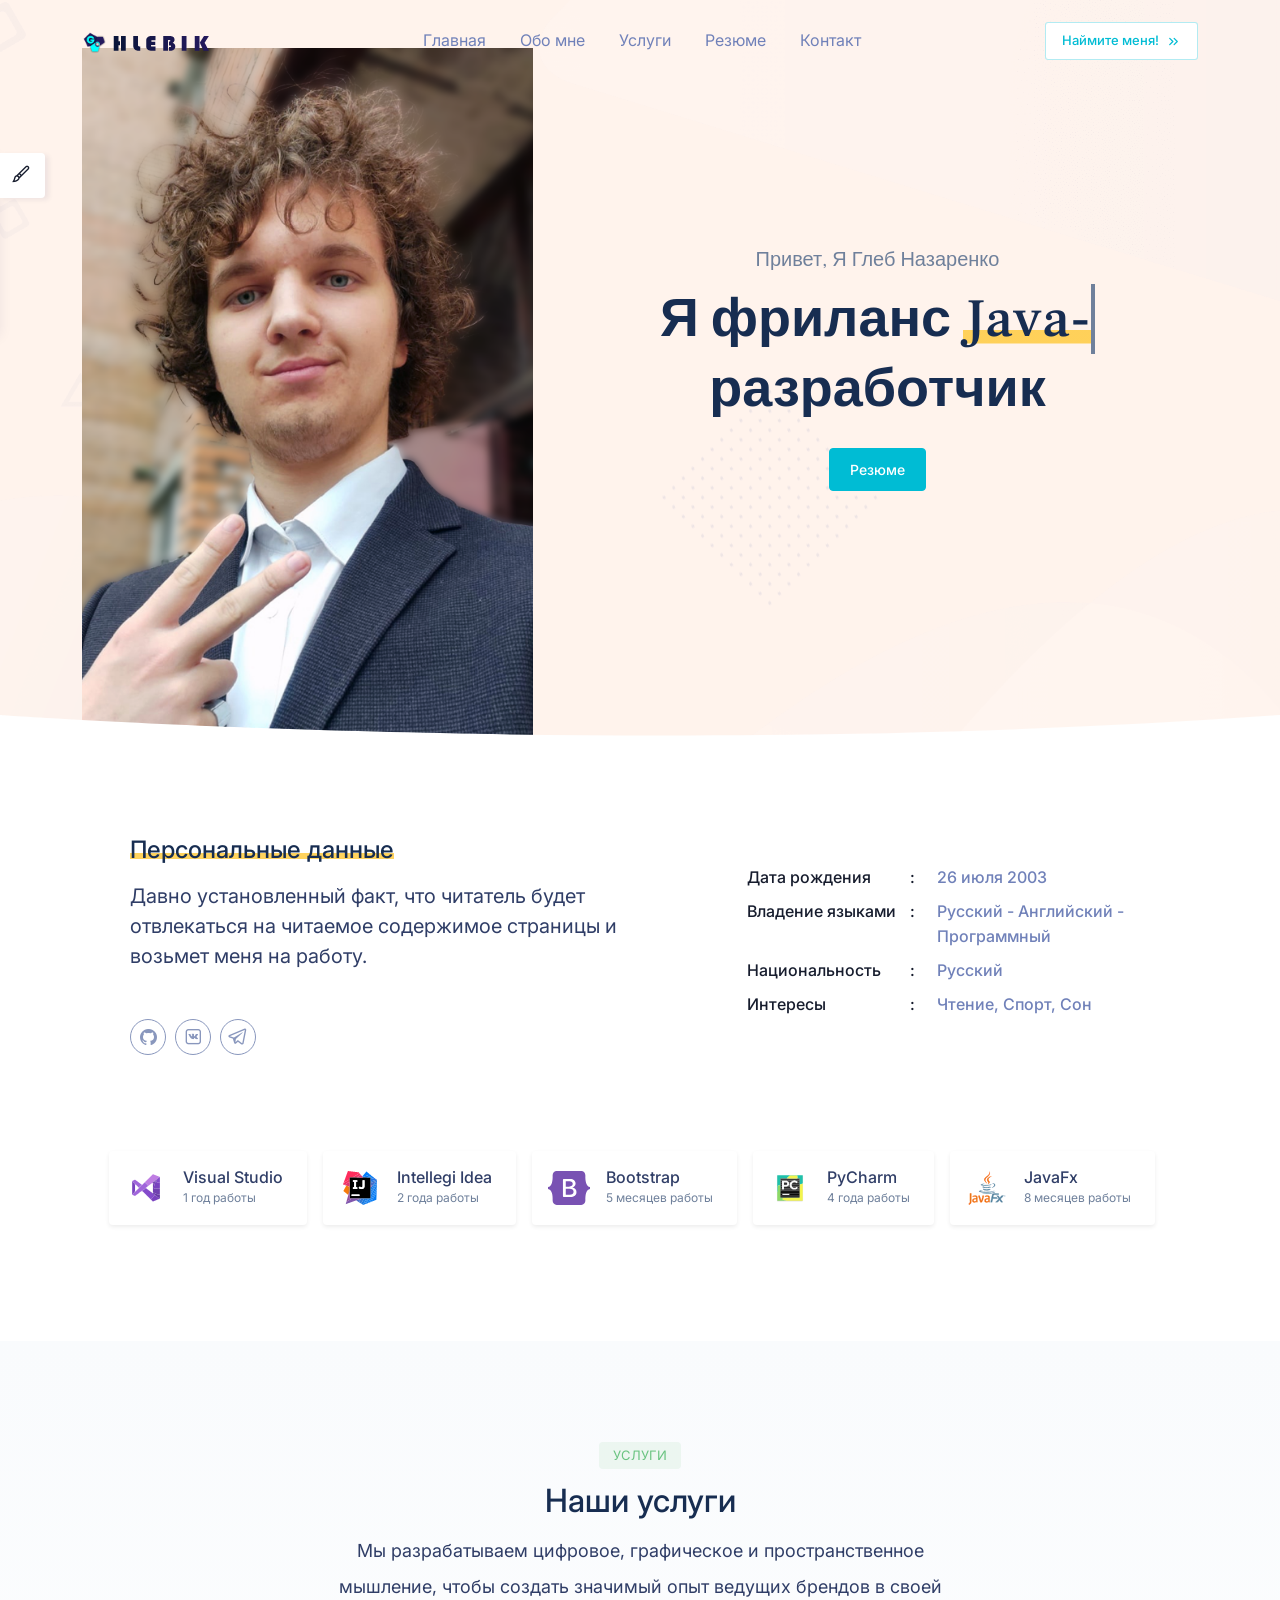
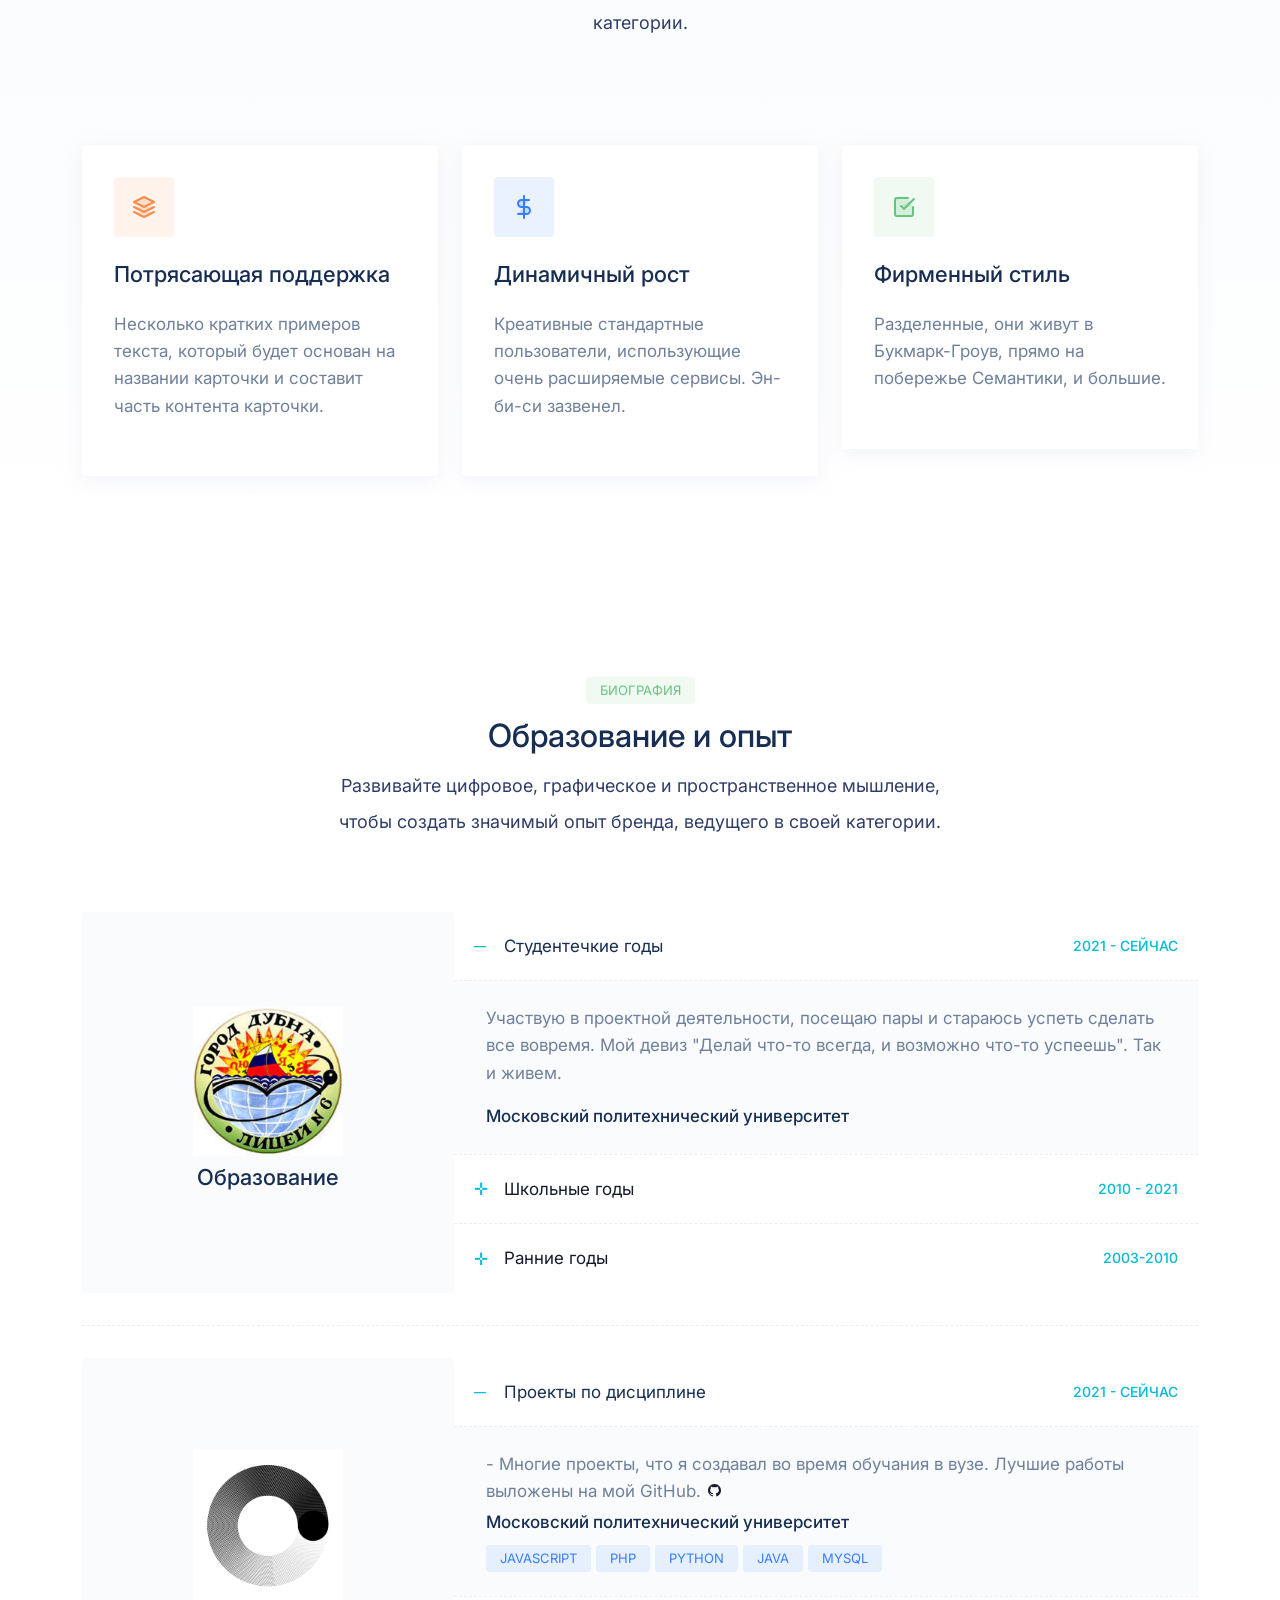
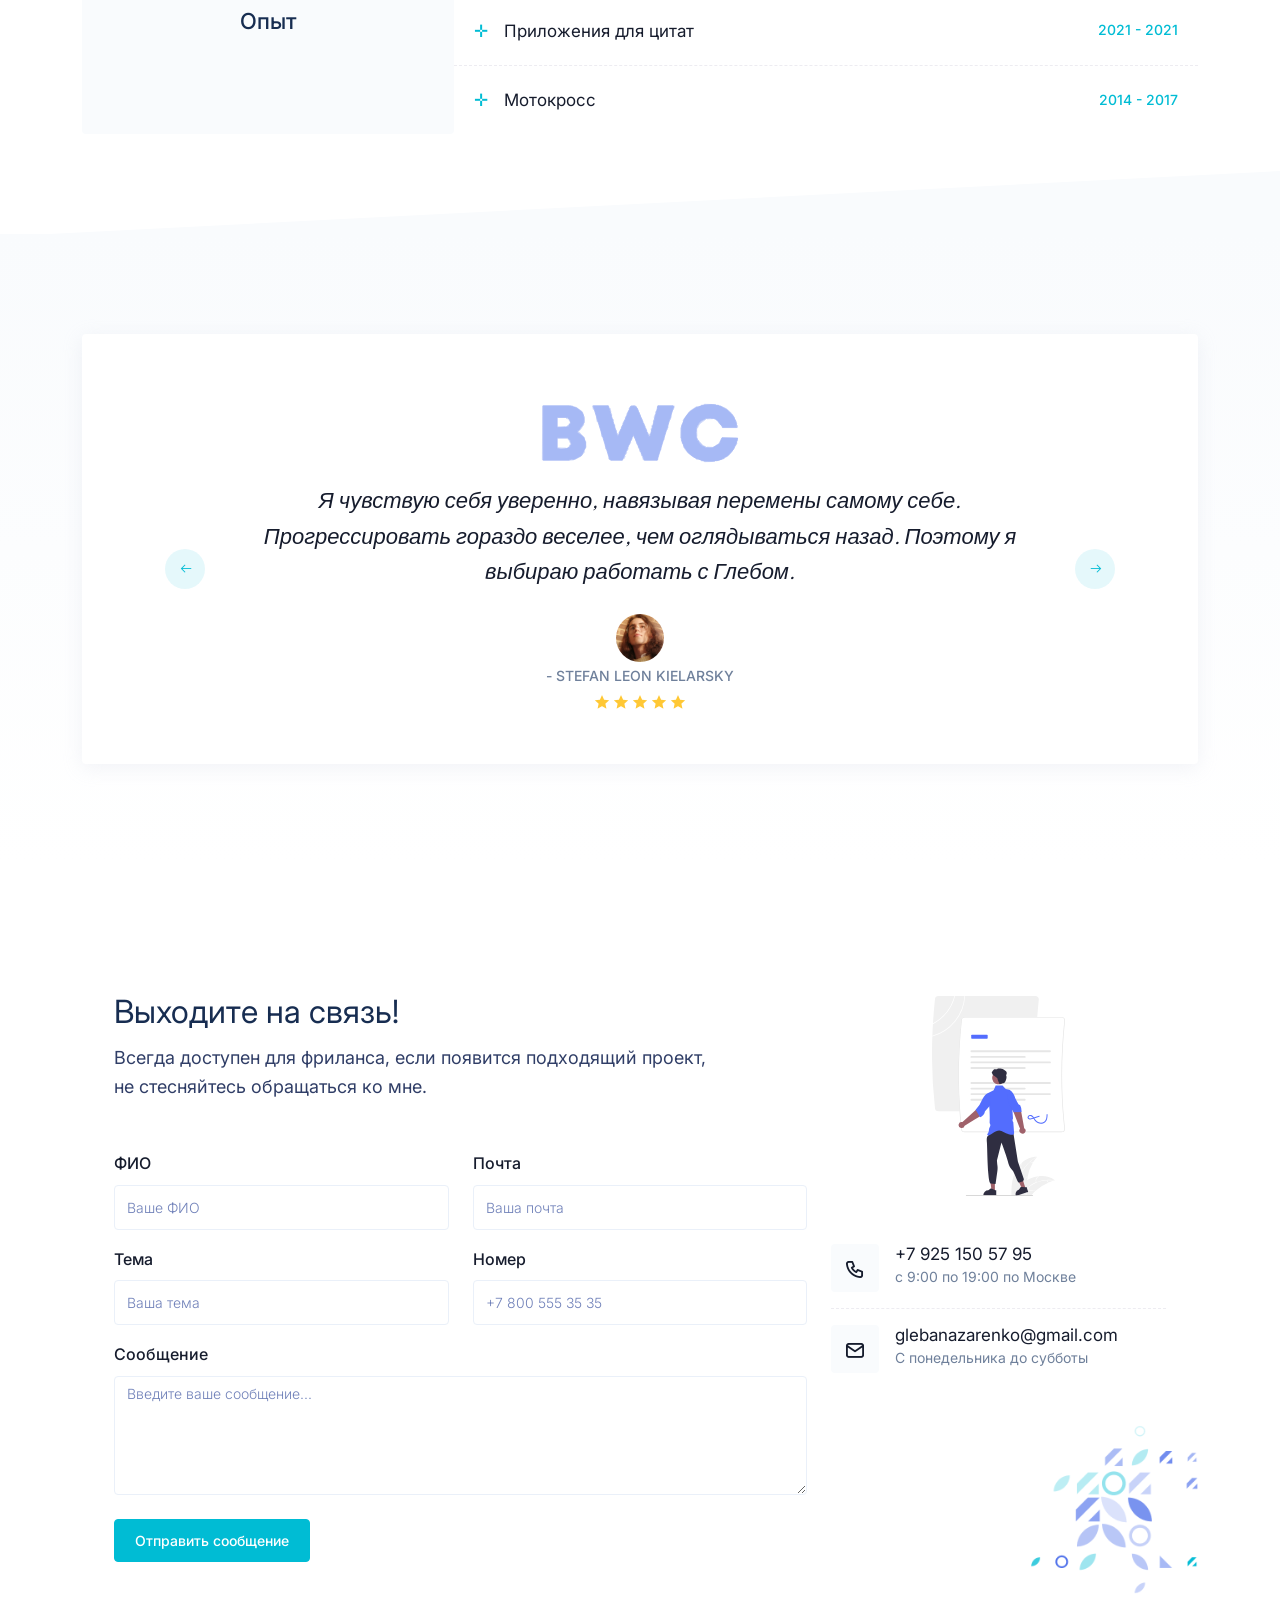
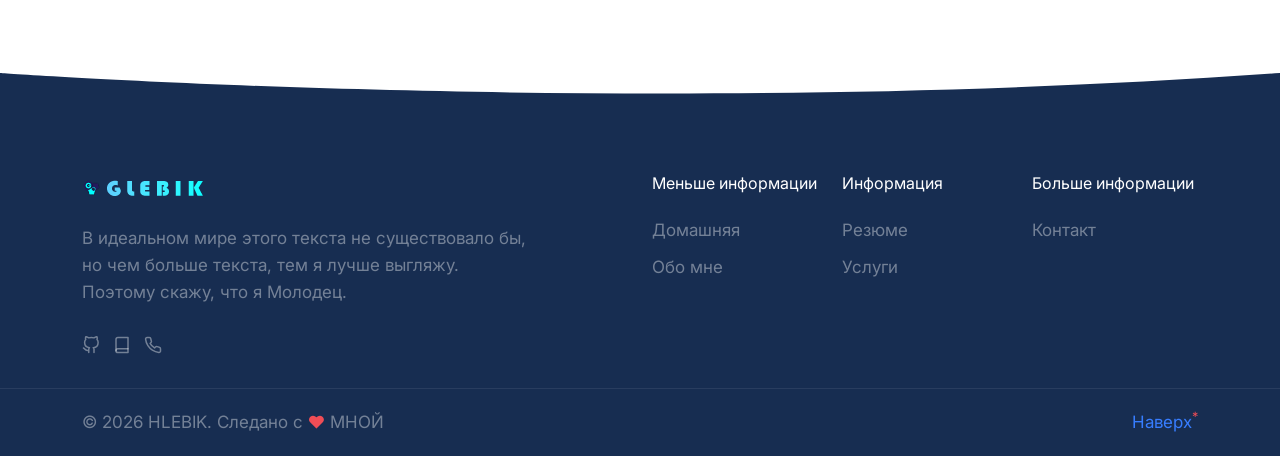
<file: default/index.html>
<!DOCTYPE html>
<html lang="ru">
    <head>
        <meta charset="utf-8" />
        <title>HLEBIK</title>
        <meta name="viewport" content="width=device-width, initial-scale=1.0" />
        <meta name="description" content="Premium Bootstrap 5 Template" />
        <meta name="keywords" content="bootstrap 5, premium, marketing, multipurpose" />
        <meta content="Mannatthemes" name="author" />

        <!-- favicon -->
        <link rel="shortcut icon" href="images/favicon.ico" />

        <!-- css -->
        <link href="css/bootstrap.min.css" rel="stylesheet" type="text/css" />
        <link href="css/style.min.css" rel="stylesheet" type="text/css" />

        <!-- colors -->
        <link href="css/colors/default.css" rel="stylesheet" type="text/css" id="color-opt" />
    </head>

    <body data-bs-spy="scroll" data-bs-target=".navbar" data-bs-offset="80" >
        <!-- start navbar -->
        <nav class="navbar navbar-expand-lg fixed-top sticky" id="navbar">
            <div class="container">
                <a href="index.html" class="navbar-brand">
                    <img src="images/logo-sm.png" class="logo-sm" alt="" height="24" />
                    <img src="images/logo-light.png" class="logo-light" alt="" height="16" />
                    <img src="images/logo-dark.png" class="logo-dark" alt="" height="16" />
                </a><!--end navbar-brand-->
                <a href="javascript:void(0)" class="navbar-toggler" data-bs-toggle="collapse" data-bs-target="#navbarNav" aria-controls="navbarNav" aria-expanded="false" aria-label="Toggle navigation">
                    <span class="navbar-toggle-icon"><i data-feather="menu"></i></span>
                </a><!--end navbar-toggler-->

                <div class="collapse navbar-collapse" id="navbarNav">
                    <ul class="navbar-nav mx-auto navbar-center mt-lg-0 mt-2">
                        <li class="nav-item">
                            <a class="nav-link active" href="index.html">Главная</a>
                        </li><!--end nav-item-->
                        <li class="nav-item">
                            <a class="nav-link" href="about.html">Обо мне</a>
                        </li><!--end nav-item-->
                        <li class="nav-item">
                            <a class="nav-link" href="services.html">Услуги</a>
                        </li><!--end nav-item-->                        
                        <li class="nav-item">
                            <a class="nav-link" href="resume.html">Резюме</a>
                        </li><!--end nav-item-->
                        <!--<li class="nav-item">
                            <a class="nav-link" href="projects.html">Проекты</a>
                        </li>--><!--end nav-item-->
                        <!--
                        <li class="nav-item">
                            <a class="nav-link" href="blogs.html">Блоги</a>
                        </li>--><!--end nav-item-->
                        <li class="nav-item">
                            <a class="nav-link" href="contact.php">Контакт</a>
                        </li><!--end nav-item-->
                    </ul><!--end navbar-nav-->
                    <a href="contact.php" class="btn btn-sm nav-btn text-primary mb-4 mb-lg-0">Наймите меня! <i class="icon-xxs ms-1" data-feather="chevrons-right"></i></a>
                </div><!-- end #navbarNav -->
            </div><!-- end container -->
        </nav>
        <!-- end navbar -->

        <!-- start hero -->
        <section class="hero-one position-relative main-bg" id="home"  style="background-image: url(images/personal/main-bg.png); background-size: cover; background-position: center center;">
            <div class="container">
                <div class="row align-items-center justify-content-center">
                    
                    <div class="col-lg-5  mx-auto mt-5"> 
                        <img src="images/personal/1.png" alt="" class="img-fluid ml-lg-5">
                    </div><!--end col--> 
                    <div class="col-lg-7 text-center px-0 px-xl-4 mt-5 mt-lg-0 pt-5 pt-lg-0">
                        <h5 class="d-inline-block py-1 px-3 rounded text-muted font-secondary">Привет, Я Глеб Назаренко</h5>
                        <h1 class="hero-title mb-4 font-secondary fo">Я фриланс <mark><span class="fw-medium typewrite" data-period="2000" data-type='["Java-", "PHP-", "Python-"]'></span></mark>разработчик</h1>   
                        <span class="wrap"></span>                     
                        <div class="mb-5 mb-lg-0">                           
                            <div class="d-inline-block">
                                <a href="resume.html" class="btn btn-primary">Резюме</a>
                            </div>
                        </div>
                    </div><!--end col-->                  
                </div><!--end row-->             
            </div><!-- end container -->
        </section>
        <!-- end hero -->
        <div class="position-relative">
            <div class="shape overflow-hidden text-white">
                <svg viewBox="0 0 2880 48" fill="none" xmlns="http://www.w3.org/2000/svg">
                    <path d="M0 48H1437.5H2880V0H2160C1442.5 52 720 0 720 0H0V48Z" fill="currentColor"></path>
                </svg>
            </div>
        </div>
        <!-- start about -->
        <section class="section" id="about">
            <div class="container">
                <div class="row align-items-center">                
                    <div class="col-lg-6 ms-auto align-self-center">
                        <h5 class="fs-24 text-dark fw-medium mb-3"><mark>Персональные данные</mark></h5>       
                        <h4 class="fw-normal lh-base text-gray-700 mb-5 fs-20">Давно установленный факт, что читатель будет отвлекаться на читаемое содержимое страницы и возьмет меня на работу.
                        </h4>
                        <div class="social mt-5">
                            <a href="https://github.com/glebanazarenko">
                                <i class="lab la-github github me-1"></i>
                            </a>
                            <a href="https://vk.com/hlebik_official">
                                <i class="lab la-vk vk me-1"></i>
                            </a>
                            <a href="https://t.me/hlebik">
                                <i class="lab la-telegram telegram me-1"></i>
                            </a>
                        </div>
                    </div><!--end col-->

                    
                    <div class="col-lg-5 ms-auto align-self-center">
                        <div class="mb-5 mb-lg-0">
                            <p class="mb-2">
                                <span class="personal-detail-title">Дата рождения</span> 
                                <span class="personal-detail-info">26 июля 2003</span>
                            </p>
                            <p class="mb-2">
                                <span class="personal-detail-title">Владение языками</span> 
                                <span class="personal-detail-info">Русский - Английский - Программный</span>
                            </p>
                            <p class="mb-2">
                                <span class="personal-detail-title">Национальность</span> 
                                <span class="personal-detail-info">Русский</span>
                            </p>
                            <p class="mb-2">
                                <span class="personal-detail-title">Интересы</span> 
                                <span class="personal-detail-info">Чтение, Спорт, Сон</span>
                            </p>
                        </div>
                    </div><!--end col-->

                    <div class="col-12 mt-5">
                        <div class="d-flex flex-wrap justify-content-center  mt-4 mt-md-5">
                            <div class="mx-3 ms-sm-0 ms-sm-0 mb-3 card-bg rounded p-1 pe-3 p-md-3 pe-md-4 shadow-sm">
                                <div class="d-flex align-items-center">
                                    <div class="thumb-md d-flex flex-wrap justify-content-center align-items-center">
                                        <img src="images/logos/Visual_studio.svg" alt="" class="" height="34">
                                    </div>
                                    <div class="ms-3">
                                        <h6 class="mb-0 fw-medium text-gray-700">Visual Studio</h6>
                                        <p class="text-muted mb-0 fs-12">1 год работы</p>
                                    </div>
                                </div>                           
                            </div><!--/div-->
                            <div class="mx-3 ms-sm-0 ms-sm-0 mb-3 card-bg rounded p-1 pe-3 p-md-3 pe-md-4 shadow-sm">
                                <div class="d-flex align-items-center">
                                    <div class="thumb-md d-flex flex-wrap justify-content-center align-items-center">
                                        <img src="images/logos/Intellegi_idea.svg" alt="" class="" height="34">
                                    </div>
                                    <div class="ms-3">
                                        <h6 class="mb-0 fw-medium text-gray-700">Intellegi Idea</h6>
                                        <p class="text-muted mb-0 fs-12">2 года работы</p>
                                    </div>
                                </div>                           
                            </div><!--/div-->
                            <div class="mx-3 ms-sm-0 ms-sm-0 mb-3 card-bg rounded p-1 pe-3 p-md-3 pe-md-4 shadow-sm">
                                <div class="d-flex align-items-center">
                                    <div class="thumb-md d-flex flex-wrap justify-content-center align-items-center">
                                        <img src="images/logos/bootstrap.svg" alt="" class="" height="34">
                                    </div>
                                    <div class="ms-3">
                                        <h6 class="mb-0 fw-medium text-gray-700">Bootstrap</h6>
                                        <p class="text-muted mb-0 fs-12">5 месяцев работы</p>
                                    </div>
                                </div>                           
                            </div><!--/div-->
                            <div class="mx-3 ms-sm-0 ms-sm-0 mb-3 card-bg rounded p-1 pe-3 p-md-3 pe-md-4 shadow-sm">
                                <div class="d-flex align-items-center">
                                    <div class="thumb-md d-flex flex-wrap justify-content-center align-items-center">
                                        <img src="images/logos/PyCharm.svg" alt="" class="" height="34">
                                    </div>
                                    <div class="ms-3">
                                        <h6 class="mb-0 fw-medium text-gray-700">PyCharm</h6>
                                        <p class="text-muted mb-0 fs-12">4 года работы</p>
                                    </div>
                                </div>                           
                            </div><!--/div-->
                            <div class="mx-3 ms-sm-0 ms-sm-0 mb-3 card-bg rounded p-1 pe-3 p-md-3 pe-md-4 shadow-sm">
                                <div class="d-flex align-items-center">
                                    <div class="thumb-md d-flex flex-wrap justify-content-center align-items-center">
                                        <img src="images/logos/JavaFx.svg" alt="" class="" height="34">
                                    </div>
                                    <div class="ms-3">
                                        <h6 class="mb-0 fw-medium text-gray-700">JavaFx</h6>
                                        <p class="text-muted mb-0 fs-12">8 месяцев работы</p>
                                    </div>
                                </div>                           
                            </div><!--/div-->
                        </div><!-- End div -->
                    </div><!-- End Col -->
                </div><!--end row--> 
            </div><!-- end container -->
        </section>
        <!-- end about -->
        
        <!-- start services -->
        <section class="section bg-gradient-light-white" id="services">
            <div class="container">                
                <div class="row justify-content-center mb-4">
                    <div class="col-12 col-md-10 col-lg-7 text-center position-relative">
                        <span class="badge badge-lg rounded bg-soft-alt-success fw-normal fs-13 text-uppercase">Услуги</span>
                        <h2 class="fs-2 fw-medium lh-1 text-dark my-3 position-relative z-i-2">Наши услуги</h2>
                        <p class="text-gray-700 fs-18 fs-lg mb-4 mb-md-5 lh-lg">
                            Мы разрабатываем цифровое, графическое и пространственное мышление, чтобы создать значимый опыт ведущих брендов в своей категории.
                        </p>
                    </div><!--end col-->
                </div><!--end row-->
                <div class="row">
                    <div class="col-lg-4 col-md-6 mt-4 pt-2">
                        <div class="card rounded shadow border-0">
                            <div class="card-body p-4 m-2">
                                <div class="bg-soft-alt-orange d-flex justify-content-center align-items-center thumb-xl  rounded">
                                    <i data-feather="layers" class="align-self-center svg-orange icon-md"></i>  
                                </div>
                                <h5 class="text-dark fs-22 fw-medium my-4">Потрясающая поддержка</h5>
                                <p class="text-muted pb-4">Несколько кратких примеров текста, который будет основан на названии карточки и составит часть контента карточки.</p>
                            </div><!-- end card-body -->
                        </div><!-- end card -->
                    </div><!-- end col -->
                    <div class="col-lg-4 col-md-6 mt-4 pt-2">
                        <div class="card rounded shadow  border-0">
                            <div class="card-body p-4 m-2">
                                <div class="bg-soft-alt-info d-flex justify-content-center align-items-center thumb-xl  rounded">
                                    <i data-feather="dollar-sign" class="align-self-center svg-info icon-md"></i>  
                                </div>
                                <h5 class="text-dark fs-22 fw-medium my-4">Динамичный рост</h5>
                                <p class="text-muted pb-4">Креативные стандартные пользователи, использующие очень расширяемые сервисы. Эн-би-си зазвенел.</p>
                            </div><!-- end card-body -->
                        </div><!-- end card -->
                    </div><!-- end col -->
                    <div class="col-lg-4 col-md-6 mt-4 pt-2">
                        <div class="card rounded shadow  border-0">
                            <div class="card-body p-4 m-2">
                                <div class="bg-soft-alt-success d-flex justify-content-center align-items-center thumb-xl  rounded">
                                    <i data-feather="check-square" class="align-self-center svg-success icon-md"></i>  
                                </div>
                                <h5 class="text-dark fs-22 fw-medium my-4">Фирменный стиль</h5>
                                <p class="text-muted pb-4">Разделенные, они живут в Букмарк-Гроув, прямо на побережье Семантики, и большие.</p>
                            </div><!-- end card-body -->
                        </div><!-- end card -->
                    </div><!-- end col -->
                </div><!-- end row -->
            </div><!-- end container -->
        </section>
        <!-- end services -->

        
        <!-- start resume -->
        <section class="section" id="resume">
            <div class="container">                
                <div class="row justify-content-center mb-4">
                    <div class="col-12 col-md-10 col-lg-7 text-center">
                        <span class="badge badge-lg rounded bg-soft-alt-success fw-normal fs-13 text-uppercase">Биография</span>
                        <h2 class="fs-2 fw-medium lh-1 text-dark my-3">Образование и опыт</h2>
                        <p class="text-gray-700 fs-18 fs-lg mb-4 mb-md-5 lh-lg">
                            Развивайте цифровое, графическое и пространственное мышление, чтобы создать значимый опыт бренда, ведущего в своей категории.
                        </p>
                    </div><!--end col-->
                </div><!--end row-->
                <div class="row">
                    <div class="col-12">
                        <div class="row g-0">
                            <div class="col-lg-4 col-md-6">
                                <div class="card rounded bg-light h-100 border-0">
                                    <div class="card-body d-flex justify-content-center align-items-center">
                                        <div class="mx-auto text-center">
                                            <img src="images/personal/school.png" alt="" class="vector-dark" height="150">
                                            <img src="images/personal/school-light.png" alt="" class="vector-light" height="150">
                                            <h5 class="text-dark fs-22 fw-medium my-2">Образование</h5>     
                                        </div>                          
                                    </div><!-- end card-body -->
                                </div><!-- end card -->
                            </div><!-- end col -->
                            <div class="col-lg-8 col-md-6">
                                <div class="card rounded bg-white  h-100 border-0">
                                    <div class="card-body p-0">
                                        <div class="accordion accordion-flush" id="Education_accordion">
                                            <div class="accordion-item">
                                                <h2 class="accordion-header" id="prime">
                                                    <button class="accordion-button" type="button" data-bs-toggle="collapse" data-bs-target="#Education_one" aria-expanded="false">                                                        
                                                        Студентечкие годы
                                                        <span class="fw-medium text-primary ms-auto fs-14">2021 - СЕЙЧАС</span>
                                                    </button>
                                                </h2>
                                                <div id="Education_one" class="accordion-collapse collapse show" aria-labelledby="prime" data-bs-parent="#Education_accordion">
                                                    <div class="accordion-body">
                                                        <p class="text-muted mb-3">Участвую в проектной деятельности, посещаю пары и стараюсь
                                                             успеть сделать все вовремя. Мой девиз "Делай что-то всегда, и возможно что-то успеешь". Так и живем.
                                                        </p>
                                                        <p class="fw-medium">Московский политехнический университет</p>
                                                    </div>
                                                </div>
                                            </div><!--end accordion-item-->
                                            <div class="accordion-item">
                                                <h2 class="accordion-header" id="second">
                                                    <button class="accordion-button collapsed" type="button" data-bs-toggle="collapse" data-bs-target="#Education_two" aria-expanded="false">
                                                        Школьные годы
                                                    <span class="fw-medium text-primary ms-auto fs-14">2010 - 2021</span>
                                                    </button>
                                                </h2>
                                                <div id="Education_two" class="accordion-collapse collapse" aria-labelledby="second" data-bs-parent="#Education_accordion">
                                                    <div class="accordion-body">
                                                        <p class="text-muted mb-3">Участвовал в олимпидах, спортивных соревнованиях. 
                                                            Посещал различные секции и участвовал в сборах. Занимался Powerlifing, 
                                                            выступал на соревнованиях, занимал призовые места и даже стал чемпионом Европы и Мира.
                                                        </p>
                                                        <p class="fw-medium">МБОУ г. Дубны МО школа № 6 имени академика Г. Н. Флёрова</p>
                                                    </div>
                                                </div>
                                            </div><!--end accordion-item-->
                                            <div class="accordion-item">
                                                <h2 class="accordion-header" id="higher">
                                                    <button class="accordion-button collapsed" type="button" data-bs-toggle="collapse" data-bs-target="#Education_three" aria-expanded="false">
                                                        Ранние годы
                                                    <span class="fw-medium text-primary ms-auto fs-14">2003-2010</span>
                                                    </button>
                                                </h2>
                                                <div id="Education_three" class="accordion-collapse collapse" aria-labelledby="higher" data-bs-parent="#Education_accordion">
                                                    <div class="accordion-body">
                                                        <p class="text-muted mb-3">С самого маленького возраста я проявлял
                                                            интерес к спорту и знаниям. Я ходил на кружок по рисованию, но, 
                                                            к счастью, душа направила меня на водный путь. Таким образом я начал заниматься в бассейне и учиться противостоять воде.
                                                        </p>
                                                        <p class="fw-medium">ДОУ № 8 "Светлячок" г. Дубна</p>
                                                    </div>
                                                </div>
                                            </div><!--end accordion-item-->
                                        </div><!--end accordion-->
                                    </div><!-- end card-body -->
                                </div><!-- end card -->
                            </div><!-- end col -->                            
                        </div><!-- end row -->
                        <hr class="hr-dashed">
                        <div class="row g-0">
                            <div class="col-lg-4 col-md-6">
                                <div class="card rounded bg-light h-100 border-0">
                                    <div class="card-body d-flex justify-content-center align-items-center">
                                        <div class="mx-auto text-center">
                                            <img src="images/personal/job.png" alt="" class="vector-dark" height="150">
                                            <img src="images/personal/job-light.png" alt="" class="vector-light" height="150">
                                            <h5 class="text-dark fs-22 fw-medium my-2">Опыт</h5>     
                                        </div>                          
                                    </div><!-- end card-body -->
                                </div><!-- end card -->
                            </div><!-- end col -->
                            <div class="col-lg-8 col-md-6">
                                <div class="card rounded bg-white  h-100 border-0">
                                    <div class="card-body p-0">
                                        <div class="accordion accordion-flush" id="Experience_accordion">
                                            <div class="accordion-item">
                                                <h2 class="accordion-header" id="first-co">
                                                    <button class="accordion-button" type="button" data-bs-toggle="collapse" data-bs-target="#Experience_one" aria-expanded="false">
                                                        Проекты по дисциплине
                                                        <span class="fw-medium text-primary ms-auto fs-14">2021 - СЕЙЧАС</span>
                                                    </button>
                                                </h2>
                                                <div id="Experience_one" class="accordion-collapse collapse show" aria-labelledby="first-co" data-bs-parent="#Experience_accordion">
                                                    <div class="accordion-body">
                                                        <p class="text-muted mb-1">- Многие проекты, что я создавал во время обучания в вузе. Лучшие 
                                                            работы выложены на мой GitHub.
                                                            <a href="https://github.com/glebanazarenko">
                                                                <i class="lab la-github github me-1"></i>
                                                            </a>
                                                        </p>
                                                        <p class="fw-medium">Московский политехнический университет</p>
                                                        <span class="badge badge-lg rounded bg-soft-alt-info fw-normal fs-13 text-uppercase mt-2">Javascript</span>
                                                        <span class="badge badge-lg rounded bg-soft-alt-info fw-normal fs-13 text-uppercase mt-2">PHP</span>
                                                        <span class="badge badge-lg rounded bg-soft-alt-info fw-normal fs-13 text-uppercase mt-2">Python</span>
                                                        <span class="badge badge-lg rounded bg-soft-alt-info fw-normal fs-13 text-uppercase mt-2">Java</span>
                                                        <span class="badge badge-lg rounded bg-soft-alt-info fw-normal fs-13 text-uppercase mt-2">MySQL</span>
                                                    </div>
                                                </div>
                                            </div><!--end accordion-item-->
                                            <div class="accordion-item">
                                                <h2 class="accordion-header" id="second-co">
                                                    <button class="accordion-button collapsed" type="button" data-bs-toggle="collapse" data-bs-target="#Experience_two" aria-expanded="false">
                                                    Приложения для цитат
                                                    <span class="fw-medium text-primary ms-auto fs-14">2021 - 2021</span>
                                                    </button>
                                                </h2>
                                                <div id="Experience_two" class="accordion-collapse collapse" aria-labelledby="second-co" data-bs-parent="#Experience_accordion">
                                                    <div class="accordion-body">
                                                        <p class="text-muted mb-1">- Созданный качественный код с применением лучших практик разработки</p>
                                                        <p class="fw-medium">Московский политехнический университет</p>
                                                        <span class="badge badge-lg rounded bg-soft-alt-info fw-normal fs-13 text-uppercase mt-2">JavaFX</span>
                                                        <span class="badge badge-lg rounded bg-soft-alt-info fw-normal fs-13 text-uppercase mt-2">MySQL</span>
                                                        <span class="badge badge-lg rounded bg-soft-alt-info fw-normal fs-13 text-uppercase mt-2">FXML</span>
                                                    </div>
                                                </div>
                                            </div><!--end accordion-item-->
                                            <div class="accordion-item">
                                                <h2 class="accordion-header" id="third-co">
                                                    <button class="accordion-button collapsed" type="button" data-bs-toggle="collapse" data-bs-target="#Experience_three" aria-expanded="false">
                                                       Мотокросс
                                                    <span class="fw-medium text-primary ms-auto fs-14">2014 - 2017</span>
                                                    </button>
                                                </h2>
                                                <div id="Experience_three" class="accordion-collapse collapse" aria-labelledby="third-co" data-bs-parent="#Experience_accordion">
                                                    <div class="accordion-body">
                                                        <p class="text-muted mb-1">Выработка дисциплины, отработка теории и куча практики на мотоцикле, что
                                                            позволило мне участвовать в сорвенованиях по этому спорту и выиграть медаль.
                                                        </p>
                                                        <p class="fw-medium">Мотошкола им. Джавахарлала Неру</p>
                                                        <!--
                                                        <span class="badge badge-lg rounded bg-soft-alt-info fw-normal fs-13 text-uppercase mt-2">Node.js</span>
                                                        <span class="badge badge-lg rounded bg-soft-alt-info fw-normal fs-13 text-uppercase mt-2">Php.net</span>
                                                        <span class="badge badge-lg rounded bg-soft-alt-info fw-normal fs-13 text-uppercase mt-2">Django</span>-->
                                                    </div>
                                                </div>
                                            </div><!--end accordion-item-->
                                        </div><!--end accordion-->
                                    </div><!-- end card-body -->
                                </div><!-- end card -->
                            </div><!-- end col -->
                        </div><!--end row-->
                    </div><!-- end col -->
                </div><!-- end row -->
            </div><!-- end container -->
        </section>
        <!-- end resume -->
        
        <div class="position-relative"> 
            <div class="shape overflow-hidden text-light"> 
                <svg viewBox="0 0 2880 150" fill="none" xmlns="http://www.w3.org/2000/svg"> <path d="M110 105L2160 0H2880V150H0V105H110Z" fill="currentColor"></path> </svg>
            </div>
        </div>
        <!--what client says -->
        <section class="section bg-gradient-light-white" id="review">
            <div class="container">  
                <div class="row">
                    <div class="col-lg-12 mx-auto">                       
                        <div class="card rounded shadow ">                            
                            <div class="client-carousel">
                                <div class="row align-items-center">
                                    <div class="col-lg-10 p-5 mx-auto">                                        
                                        <div class="client-carousel">
                                            <div id="demo" class="carousel carousel-dark slide" data-bs-ride="carousel" data-bs-wrap="true">                                            
                                                <div class="carousel-inner">
                                                    <div class="carousel-item text-center active" data-bs-interval="4000">
                                                        <img src="images/logos/logo-1.svg" alt="" class="my-3" height="70">
                                                        <p class="font-secondary fs-22 fst-italic mb-4 px-4">                                                    
                                                            Я чувствую себя уверенно, навязывая перемены самому себе.
                                                            Прогрессировать гораздо веселее, чем оглядываться назад.
                                                            Поэтому я выбираю работать с Глебом.                                                   
                                                        </p>
                                                        <img src="images/users/user-3.jpg" alt="" class="thumb-lg rounded-circle d-block mx-auto">
                                                        <span class="text-uppercase text-muted fs-14 fw-medium">- Stefan Leon Kielarsky</span>
                                                        <ul class="list-inline mb-0 align-self-center">
                                                            <li class="list-inline-item"><i class="la la-star text-warning fs-16"></i></li>
                                                            <li class="list-inline-item"><i class="la la-star text-warning fs-16 ms-n2"></i></li>
                                                            <li class="list-inline-item"><i class="la la-star text-warning fs-16 ms-n2"></i></li>
                                                            <li class="list-inline-item"><i class="la la-star text-warning fs-16 ms-n2"></i></li>
                                                            <li class="list-inline-item"><i class="la la-star text-warning fs-16 ms-n2"></i></li>
                                                        </ul>
                                                    </div>
                                                    <div class="carousel-item text-center" data-bs-interval="4000">
                                                        <img src="images/logos/logo-3.svg" alt="" class="my-3" height="70">
                                                        <p class="font-secondary fs-22 fst-italic mb-4 px-4">                                                    
                                                            Был опыт работы с этим человеком. Все прошло замечательно, доволен продуктом.
                                                            Вот почему нужно бросать кривые мячи                                          
                                                        </p>
                                                        <img src="images/users/user-5.jpg" alt="" class="thumb-lg rounded-circle d-block mx-auto">
                                                        <span class="text-uppercase text-muted fs-14 fw-medium">- Josh Orange</span>
                                                        <ul class="list-inline mb-0 align-self-center">
                                                            <li class="list-inline-item"><i class="la la-star text-warning fs-16"></i></li>
                                                            <li class="list-inline-item"><i class="la la-star text-warning fs-16 ms-n2"></i></li>
                                                            <li class="list-inline-item"><i class="la la-star text-warning fs-16 ms-n2"></i></li>
                                                            <li class="list-inline-item"><i class="la la-star text-warning fs-16 ms-n2"></i></li>
                                                            <li class="list-inline-item"><i class="la la-star-half-o text-warning fs-16 ms-n2"></i></li>
                                                        </ul>
                                                    </div>
                                                </div>                                            
                                            </div> 
                                            <button class="carousel-control-prev" type="button" data-bs-target="#demo" data-bs-slide="prev">
                                                <span class="carousel-control-prev-icon"></span>
                                            </button>
                                            <button class="carousel-control-next" type="button" data-bs-target="#demo" data-bs-slide="next">
                                                <span class="carousel-control-next-icon"></span>
                                            </button>
                                        </div> <!--end client-carousel-->                                        
                                    </div><!--end col-->                                 
                                </div><!-- end row -->                                 
                             </div><!--end card-body-->
                        </div><!--end card-->
                    </div><!--end col-->            
                </div><!-- end row -->                 
            </div><!-- end container -->
        </section>
        <!-- end what client says -->
        
        <!--<section class="section bg-light cta-pettern">
            <div class="container">            
                <div class="row align-items-center">
                    <div class="col-lg-6">
                        <div class="pattern-1 position-absolute">
                            <img src="images/p-1.svg" alt="" class="" height="80">
                        </div>
                        <h2 class="text-dark" style="line-height: 1.5; position: relative;">Свободен Для Работы Онлайн</h2>
                        <p class="text-muted mb-0">Но так же возможна работа в офисе по договоренности</p>
                    </div>--><!--end col--> 
                    <!--<div class="col-lg-6 ml-auto">
                        <div class="cta-search">
                            <form class="position-relative">
                                <input type="email" placeholder="Адрес почты" required="">
                                <button type="submit" class="btn btn-dark">Отправить сообщение</button>
                            </form>
                        </div>
                    </div>--><!--end col--> 
                <!--</div>--><!--end row--> 
            <!--</div>--><!--end container--> 
        <!--</section>-->


        <!-- start projects -->
        <!--
        <section class="section" id="projects">
            <div class="container">                
                <div class="row justify-content-center mb-4">
                    <div class="col-12 col-md-10 col-lg-7 text-center">
                        <span class="badge badge-lg rounded bg-soft-alt-success fw-normal fs-13 text-uppercase">Work</span>
                        <h2 class="fs-2 fw-medium lh-1 text-dark my-3">My Projects</h2>
                        <p class="text-gray-700 fs-18 fs-lg mb-4 mb-md-5 lh-lg">
                            We craft digital, graphic and dimensional thinking, to create category leading brand experiences that have meaning .
                        </p>
                    </div>--><!--end col-->
                <!--</div>--><!--end row-->
                <!--<div class="row">                    
                    <div class="col-12 filters-group-wrap">
                        <div class="filters-group mb-5">                            
                            <ul class="mb-0 list-unstyled filter-options filter-tab">
                                <li class="list-inline-item position-relative text-dark active" data-group="all">All</li>
                                <li class="list-inline-item position-relative text-dark" data-group="angular">Angular</li>
                                <li class="list-inline-item position-relative text-dark" data-group="mongodb">Mongodb</li>
                                <li class="list-inline-item position-relative text-dark" data-group="bootstrap">Bootstrap</li>
                            </ul>
                        </div>
                    </div>--><!--end col-->
                <!--</div>--><!--end row-->
                <!--<div class="row d-flex  g-1 justify-content-center" id="grid">
                    <div class="col-lg-4 col-md-6 picture-item" data-groups='["angular", "bootstrap"]'>
                        <div class="card rounded shadow border-0 m-2">
                            <div class="card-body p-4 m-2">
                                <div class="media mb-3">
                                    <div class="bg-soft-alt-orange d-flex justify-content-center align-items-center thumb-xl  rounded">
                                        <img src="images/logos/Angular.svg" alt="" class="thumb-md">
                                    </div>
                                    <div class="media-body ms-3 align-self-center">
                                        <h5 class="text-dark fs-18 fw-medium m-0">Auto Drive Project</h5>
                                        <p class="text-muted mb-0 fs-13">htpps://abcd-Example.com <a href=""><i class="ti ti-external-link fs-18 text-primary"></i></a></p>
                                    </div>--><!--end media-body-->
                                <!--</div>--><!--end media-->  <!--
                                <span class="badge badge-lg rounded bg-soft-alt-info fw-normal fs-12 text-uppercase">Angular</span>
                                <span class="badge badge-lg rounded bg-soft-alt-info fw-normal fs-12 text-uppercase">React</span>
                                <span class="badge badge-lg rounded bg-soft-alt-info fw-normal fs-12 text-uppercase">Jquery</span>
                            --><!--</div>--><!-- end card-body -->
                        <!--</div>--><!-- end card -->
                    <!--</div>--><!-- end col -->
                    <!--<div class="col-lg-4 col-md-6 picture-item" data-groups='["bootstrap"]'>
                        <div class="card rounded shadow border-0 m-2">
                            <div class="card-body p-4 m-2">
                                <div class="media mb-3">
                                    <div class="bg-soft-alt-info d-flex justify-content-center align-items-center thumb-xl  rounded">
                                        <img src="images/logos/bootstrap.svg" alt="" class="thumb-md">
                                    </div>
                                    <div class="media-body ms-3 align-self-center">
                                        <h5 class="text-dark fs-18 fw-medium m-0">Auto Drive Project</h5>
                                        <p class="text-muted mb-0 fs-13">htpps://abcd-Example.com <a href=""><i class="ti ti-external-link fs-18 text-primary"></i></a></p>
                                    </div>--><!--end media-body-->
                                <!--</div>--><!--end media-->                             
                                <!--<span class="badge badge-lg rounded bg-soft-alt-info fw-normal fs-12 text-uppercase">Bootstrap</span>
                                <span class="badge badge-lg rounded bg-soft-alt-info fw-normal fs-12 text-uppercase">Css</span>
                                <span class="badge badge-lg rounded bg-soft-alt-info fw-normal fs-12 text-uppercase">Javascript</span>
                            </div>--><!-- end card-body -->
                        <!--</div>--><!-- end card -->
                    <!--</div>--><!-- end col -->
                    <!--<div class="col-lg-4 col-md-6 picture-item" data-groups='["mongodb", "vue", "angular"]'>
                        <div class="card rounded shadow border-0 m-2">
                            <div class="card-body p-4 m-2">
                                <div class="media mb-3">
                                    <div class="bg-soft-alt-success d-flex justify-content-center align-items-center thumb-xl  rounded">
                                        <img src="images/logos/mongodb.svg" alt="" class="thumb-md">
                                    </div>
                                    <div class="media-body ms-3 align-self-center">
                                        <h5 class="text-dark fs-18 fw-medium m-0">Auto Drive Project</h5>
                                        <p class="text-muted mb-0 fs-13">htpps://abcd-Example.com <a href=""><i class="ti ti-external-link fs-18 text-primary"></i></a></p>
                                    </div>--><!--end media-body-->
                                <!--</div>--><!--end media-->                             
                                <!--<span class="badge badge-lg rounded bg-soft-alt-info fw-normal fs-12 text-uppercase">Mongodb</span>
                                <span class="badge badge-lg rounded bg-soft-alt-info fw-normal fs-12 text-uppercase">Javascript</span>
                            </div>--><!-- end card-body -->
                        <!--</div>--><!-- end card -->
                    <!--</div>--><!-- end col --> 
                    <!--<div class="col-lg-4 col-md-6 picture-item" data-groups='["vue"]'>
                        <div class="card rounded shadow border-0 m-2">
                            <div class="card-body p-4 m-2">
                                <div class="media mb-3">
                                    <div class="bg-soft-alt-success d-flex justify-content-center align-items-center thumb-xl  rounded">
                                        <img src="images/logos/vue.svg" alt="" class="thumb-md">
                                    </div>
                                    <div class="media-body ms-3 align-self-center">
                                        <h5 class="text-dark fs-18 fw-medium m-0">Auto Drive Project</h5>
                                        <p class="text-muted mb-0 fs-13">htpps://abcd-Example.com <a href=""><i class="ti ti-external-link fs-18 text-primary"></i></a></p>
                                    </div>--><!--end media-body-->
                                <!--</div>--><!--end media-->                             
                                <!--<span class="badge badge-lg rounded bg-soft-alt-info fw-normal fs-12 text-uppercase">Vue</span>
                                <span class="badge badge-lg rounded bg-soft-alt-info fw-normal fs-12 text-uppercase">Javascript</span>
                            </div>--><!-- end card-body -->
                        <!--</div>--><!-- end card -->
                    <!--</div>--><!-- end col -->
                    <!--<div class="col-lg-4 col-md-6 picture-item" data-groups='["react", "angular"]'>
                        <div class="card rounded shadow border-0 m-2">
                            <div class="card-body p-4 m-2">
                                <div class="media mb-3">
                                    <div class="bg-soft-alt-primary d-flex justify-content-center align-items-center thumb-xl  rounded">
                                        <img src="images/logos/react.svg" alt="" class="thumb-md">
                                    </div>
                                    <div class="media-body ms-3 align-self-center">
                                        <h5 class="text-dark fs-18 fw-medium m-0">Auto Drive Project</h5>
                                        <p class="text-muted mb-0 fs-13">htpps://abcd-Example.com <a href=""><i class="ti ti-external-link fs-18 text-primary"></i></a></p>
                                    </div>--><!--end media-body-->
                                <!--</div>--><!--end media-->                             
                                <!--<span class="badge badge-lg rounded bg-soft-alt-info fw-normal fs-12 text-uppercase">React</span>
                                <span class="badge badge-lg rounded bg-soft-alt-info fw-normal fs-12 text-uppercase">Javascript</span>
                            </div>--><!-- end card-body -->
                        <!--</div>--><!-- end card -->
                    <!--</div>--><!-- end col -->                    
                <!--</div>--><!-- end row -->
           <!-- </div>--><!-- end container -->
        <!--</section>-->
        <!-- end projects -->
        
        <!-- our blogs -->
        <!--<section class="section " id="blogs">
            <div class="container pb-5">
                <div class="row justify-content-center mb-4">
                    <div class="col-12 col-md-10 col-lg-7 text-center">
                        <span class="badge badge-lg rounded bg-soft-alt-success fw-normal fs-13 text-uppercase">Blogs</span>
                        <h2 class="fs-2 fw-normal lh-1 text-dark my-3">Latest news & insights</h2>
                        <p class="text-gray-700 fs-18 fs-lg mb-4 mb-md-5 lh-lg">
                            We craft digital, graphic and dimensional thinking, to create category leading brand experiences that have meaning .
                        </p>
                    </div>--><!--end col-->
                <!--</div>--><!--end row-->
                <!--<div class="row align-items-center">
                    <div class="col-lg-4 col-md-6">
                        <div class="card shadow">
                            <img src="images/personal/1.jpg" alt="" class="img-fluid rounded-top">
                            <div class="card-body">
                                
                                <a href="blog-detail.html" class="fs-20 my-0 d-block fw-medium">Change the world with small things</a>
                                <hr class="hr-dashed">
                                <div class="d-flex justify-content-between">
                                    <div class="meta-box">
                                        <div class="media">
                                            <img src="images/users/user-7.jpg" alt="" class="thumb-sm rounded-circle me-2 align-self-center">                                       
                                            <div class="media-body align-self-center text-truncate">
                                                <h6 class="m-0 fs-14">Charles Woodall</h6>
                                                <p class="mb-0 fs-12 text-muted">14 Feb 2022</p>
                                            </div>--><!--end media-body-->
                                        <!--</div>                                            
                                    </div>--><!--end meta-box-->
                                    <!--<div class="align-self-center">
                                        <a href="blog-detail.html" class="fs-14">Read more <i class="ti ti-arrow-right align-self-center"></i></a>
                                    </div>
                                </div>                                                                 
                            </div>--><!--end card-body-->
                        <!--</div>--><!--end card-->
                    <!--</div>--><!--end col-->
                    <!--<div class="col-lg-4 col-md-6">
                        <div class="card shadow">
                            <img src="images/personal/3.jpg" alt="" class="img-fluid rounded-top">
                            <div class="card-body">                                
                                <a href="blog-detail.html" class="fs-20 my-0 d-block fw-medium">With a clean, minimal and professional look</a>
                                <hr class="hr-dashed">
                                <div class="d-flex justify-content-between">
                                    <div class="meta-box">
                                        <div class="media">
                                            <img src="images/users/user-2.jpg" alt="" class="thumb-sm rounded-circle me-2 align-self-center">                                       
                                            <div class="media-body align-self-center text-truncate">
                                                <h6 class="m-0 fs-14">Jarvis Owen</h6>
                                                <p class="mb-0 fs-12 text-muted">12 Jan 2022</p>
                                            </div>--><!--end media-body-->
                                        <!--</div>                                            
                                    </div>--><!--end meta-box-->
                                    <!--<div class="align-self-center">
                                        <a href="blog-detail.html" class="fs-14">Read more <i class="ti ti-arrow-right align-self-center"></i></a>
                                    </div>
                                </div>                                                                 
                            </div>--><!--end card-body-->
                        <!--</div>--><!--end card-->
                    <!--</div>--><!--end col-->           
                    
                    <!--<div class="col-lg-4 col-md-6">
                        <div class="card shadow">
                            <img src="images/personal/2.jpg" alt="" class="img-fluid rounded-top">
                            <div class="card-body">                                
                                <a href="blog-detail.html" class="fs-20 my-0 d-block fw-medium">With a clean, minimal and professional look</a>
                                <hr class="hr-dashed">
                                <div class="d-flex justify-content-between">
                                    <div class="meta-box">
                                        <div class="media">
                                            <img src="images/users/user-2.jpg" alt="" class="thumb-sm rounded-circle me-2 align-self-center">                                       
                                            <div class="media-body align-self-center text-truncate">
                                                <h6 class="m-0 fs-14">Jarvis Owen</h6>
                                                <p class="mb-0 fs-12 text-muted">12 Jan 2022</p>
                                            </div>--><!--end media-body-->
                                        <!--</div>                                            
                                    </div>--><!--end meta-box-->
                                    <!--<div class="align-self-center">
                                        <a href="blog-detail.html" class="fs-14">Read more <i class="ti ti-arrow-right align-self-center"></i></a>
                                    </div>
                                </div>                                                                 
                            </div>--><!--end card-body-->
                        <!--</div>--><!--end card-->
                    <!--</div>--><!--end col-->            
                <!--</div>--><!-- end row -->
            <!--</div>
        --><!-- end container -->
        <!--</section>
    --><!--end projects-->

        <!-- start resume -->
        <section class="section">
            <div class="container">     
                <div class="row">
                    <div class="col-12">
                        <div class="card bg-white"  style="background: url(images/personal/testi-pet.png); background-repeat: no-repeat; background-size: 15%; background-position: right bottom;">
                            <div class="card-body">
                                <div class="row">
                                    <div class="col-md-8">
                                        <h2 class="fs-2 fw-normal lh-1 text-dark mb-3">Выходите на связь!</h2>
                                        <p class="text-gray-700 fs-18 fs-lg mb-4 mb-md-5 ">Всегда доступен для фриланса, если появится подходящий проект,<br>
                                            не стесняйтесь обращаться ко мне.</p>
                                        <form method="post" name="myForm">
                                            <span id="error-msg"></span>
                                            <div class="row">

                                                <!-- Hidden Required Fields -->
		                                        <input type="hidden" name="project_name" value="HLEBIK">
		                                        <!--<input type="hidden" name="admin_email" value="dea16367@cdfaq.com">-->

                                                <div class="col-md-6 mb-3">
                                                    <label class="fw-medium form-label fs-16" for="name">ФИО</label>
                                                    <input type="text" name="fio" class="form-control" placeholder="Ваше ФИО" id="name" />
                                                </div>
                                                <!-- end col -->
                                                <div class="col-md-6 mb-3">
                                                    <label class="fw-medium form-label  fs-16" for="email" >Почта</label>
                                                    <input type="email" name="email" class="form-control" placeholder="Ваша почта" id="email" />
                                                </div>
                                                <!-- end col -->
                                                <div class="col-md-6 mb-3">
                                                    <label class="fw-medium form-label  fs-16" for="subject">Тема</label>
                                                    <input type="text" name="form_subject" class="form-control" placeholder="Ваша тема" id="subject" />
                                                </div>
                                                <!-- end col -->
                                                <div class="col-md-6 mb-3">
                                                    <label class="fw-medium form-label  fs-16" for="number">Номер</label>
                                                    <input type="text" name="phone" class="form-control" placeholder="+7 800 555 35 35" id="number" />
                                                </div>
                                                <!-- end col -->
                                                <div class="col-12 mb-3">
                                                    <label class="fw-medium form-label  fs-16" for="comments">Сообщение</label>
                                                    <textarea class="form-control" name="content" id="comments" placeholder="Введите ваше сообщение..." rows="5"></textarea>
                                                </div>
                                                <!-- end col -->
                                                <div class="col-12">
                                                    <input type="submit" id="submit" name="send" class="btn btn-primary mt-2" value="Отправить сообщение" />
                                                </div>
                                                <!-- end col -->
                                            </div><!--end row-->
                                        </form><!-- end form -->
                                    </div><!-- end col -->

                                    <!--<script src="https://code.jquery.com/jquery-1.11.3.min.js"></script>-->
                                    <script src="https://ajax.googleapis.com/ajax/libs/jquery/3.6.1/jquery.min.js"></script>
                                    <script src="script.js"></script>

                                    <div class="col-md-4">
                                        <img src="images/personal/contact.svg" alt="" height="200" class=" mx-auto d-block mb-5">
                                        <div class="d-flex">
                                            <div class="bg-light d-flex justify-content-center align-items-center thumb-lg  rounded">
                                                <i class="ti ti-phone fs-22"></i>
                                            </div>
                                            <div class="align-self-center ms-3">
                                                <span class="d-block lh-1">+7 925 150 57 95</span>
                                                <span class="text-muted fs-14 mt-n2">с 9:00 по 19:00 по Москве</span>
                                            </div>
                                        </div>
                                        <hr class="hr-dashed my-3">
                                        <div class="d-flex">
                                            <div class="bg-light d-flex justify-content-center align-items-center thumb-lg  rounded">
                                                <i class="ti ti-mail fs-22"></i>
                                            </div>
                                            <div class="align-self-center ms-3">
                                                <span class="d-block lh-1">glebanazarenko@gmail.com</span>
                                                <span class="text-muted fs-14 mt-n2">С понедельника до субботы</span>
                                            </div>
                                        </div>
                                    </div><!--end col-->
                                </div><!-- end row -->  
                            </div><!--end card-body-->
                        </div><!--end card-->
                    </div><!-- end col -->
                </div><!-- end row -->
            </div><!-- end container -->
        </section>
        <!-- end resume -->



        <div class="position-relative">
            <div class="shape overflow-hidden bg-footer">
                <svg viewBox="0 0 2880 48" fill="none" xmlns="http://www.w3.org/2000/svg">
                    <path d="M0 48H1437.5H2880V0H2160C1442.5 52 720 0 720 0H0V48Z" fill="currentColor"></path>
                </svg>
            </div>
        </div>

        <!-- start footer -->
        <footer class="footer">
            <div class="container">
                <div class="row">
                    <div class="col-lg-5 border-e-dashed">
                        <a href="layout-one-1.html">
                            <img src="images/logo-sm.png" alt="" height="18" />
                            <img src="images/logo-light.png" alt="" height="16" />
                        </a>
                        <p class="my-4">В идеальном мире этого текста не существовало бы, но чем больше текста, тем я лучше выгляжу. Поэтому скажу, что я Молодец.
                        </p>
                        <ul class="list-unstyled footer-social mb-0 mt-sm-0 mt-3">
                            <li class="list-inline-item">
                                <a href="https://github.com/glebanazarenko"> <i class="icon-xs" data-feather="github"></i> </a>
                            </li>
                            <li class="list-inline-item">
                                <a href="https://vk.com/hlebik_official"> <i class="icon-xs" data-feather="book"></i> </a>
                            </li>
                            <li class="list-inline-item">
                                <a href="https://t.me/hlebik"> <i class="icon-xs" data-feather="phone"></i> </a>
                            </li>
                        </ul>
                    </div><!-- end col -->
                    <div class="col-lg-6 offset-lg-1">
                        <div class="row">
                            <div class="col-md-4">
                                <h6 class="text-footer mb-4 mt-sm-0 mt-5">Меньше информации</h6>
                                <ul class="list-unstyled footer-list">
                                    <li><a href="index.html">Домашняя</a></li>
                                    <li><a href="about.html">Обо мне</a></li>
                                    <!--<li><a href="services.html">Серверы</a></li>-->         
                                    
                                </ul>
                            </div><!-- end col -->
                            <div class="col-md-4">
                                <h6 class="text-footer mb-4 mt-sm-0 mt-4">Информация</h6>
                                <ul class="list-unstyled footer-list">
                                    <li><a href="resume.html">Резюме</a></li>
                                    <!--<li><a href="#review">Отзывы</a></li>-->
                                    <!--<li><a href="projects.html">Проекты</a></li>         -->     
                                    <li><a href="services.html">Услуги</a></li>                      
                                    
                                </ul>
                            </div><!-- end col -->
                            <div class="col-md-4">
                                <h6 class="text-footer mb-4 mt-sm-0 mt-4">Больше информации</h6>
                                <ul class="list-unstyled footer-list">
                                    <!--<li><a href="#blogs">Блоги</a></li>-->
                                    <li><a href="contact.php">Контакт</a></li>
                                    <!--<li><a href="#">Правила и условия</a></li>-->
                                </ul>
                            </div><!-- end col -->
                        </div><!-- end row -->
                    </div><!-- end col -->
                </div><!-- end row -->
            </div>
            <!-- end container -->
        </footer>
        <!-- end footer -->

        <!-- start footer alter -->
        <div class="footer-alt">
            <div class="container">
                <div class="row">
                    <div class="col-sm-6">
                        <p> &copy; <script>
                            document.write(new Date().getFullYear())
                        </script> HLEBIK. Следано с <i class="las la-heart text-danger"></i> МНОЙ</p>
                    </div>
                    <div class="col-sm-6 text-sm-end">
                        <ul class="list-inline mb-0">
                            <li class="list-inline-item"><a href="#">Наверх<sup class="text-danger">*</sup></a></li>
                        </ul>
                    </div>
                </div>
                <!-- end row -->
            </div>
            <!-- end container -->
        </div>
        <!-- end footer alter -->

        <!-- Style switcher -->
        <div id="style-switcher" onclick="toggleSwitcher()">
            <div>
                <h3 class="fw-medium mb-0">Select Your Choice</h3>
                <hr class="hr-dashed my-3">
                <ul class="pattern">
                    <li>
                        <a class="color1" href="javascript: void(0);" onclick="setColor('default')"></a>
                    </li>
                    <li>
                        <a class="color2" href="javascript: void(0);" onclick="setColor('info')"></a>
                    </li>
                    <li>
                        <a class="color3" href="javascript: void(0);" onclick="setColor('warning')"></a>
                    </li>
                    <li>
                        <a class="color4" href="javascript: void(0);" onclick="setColor('orange')"></a>
                    </li>
                    <li>
                        <a class="color5" href="javascript: void(0);" onclick="setColor('purple')"></a>
                    </li>
                    <li>
                        <a class="color6" href="javascript: void(0);" onclick="setColor('success')"></a>
                    </li>
                </ul>
            </div>
            <div class="bottom">
                <a href="javascript: void(0);" class="settings rounded-end"><i class="las la-paint-brush fs-22"></i></a>
            </div>
        </div>
        <!-- end Style switcher -->

        <script src="js/bootstrap.bundle.min.js"></script>

        <!-- feather icon -->
        <script src="js/feather.js"></script>
        <script src="js/shuffle.min.js"></script>
        <script src="js/projects.init.js"></script>
        <script src="js/typed.js"></script>

        <script src="js/app.js"></script>
    </body>
</html>
</file>
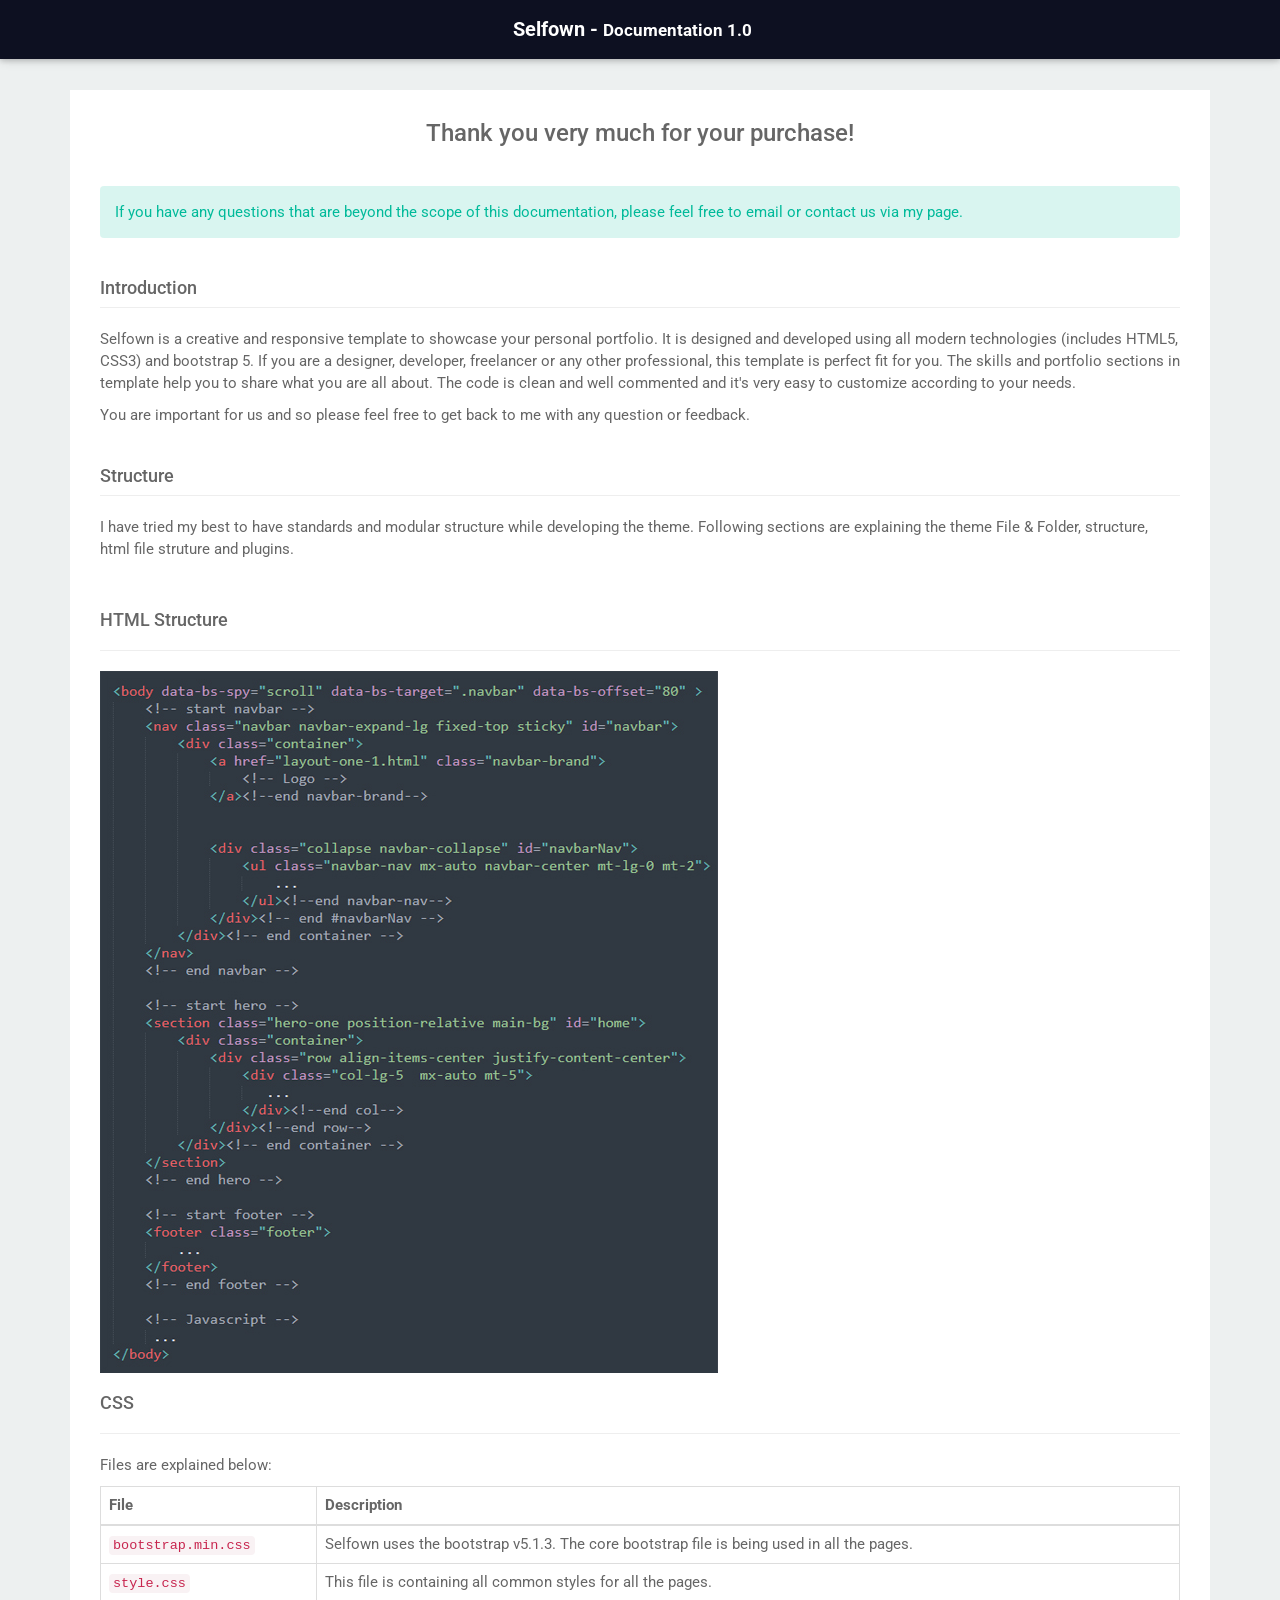
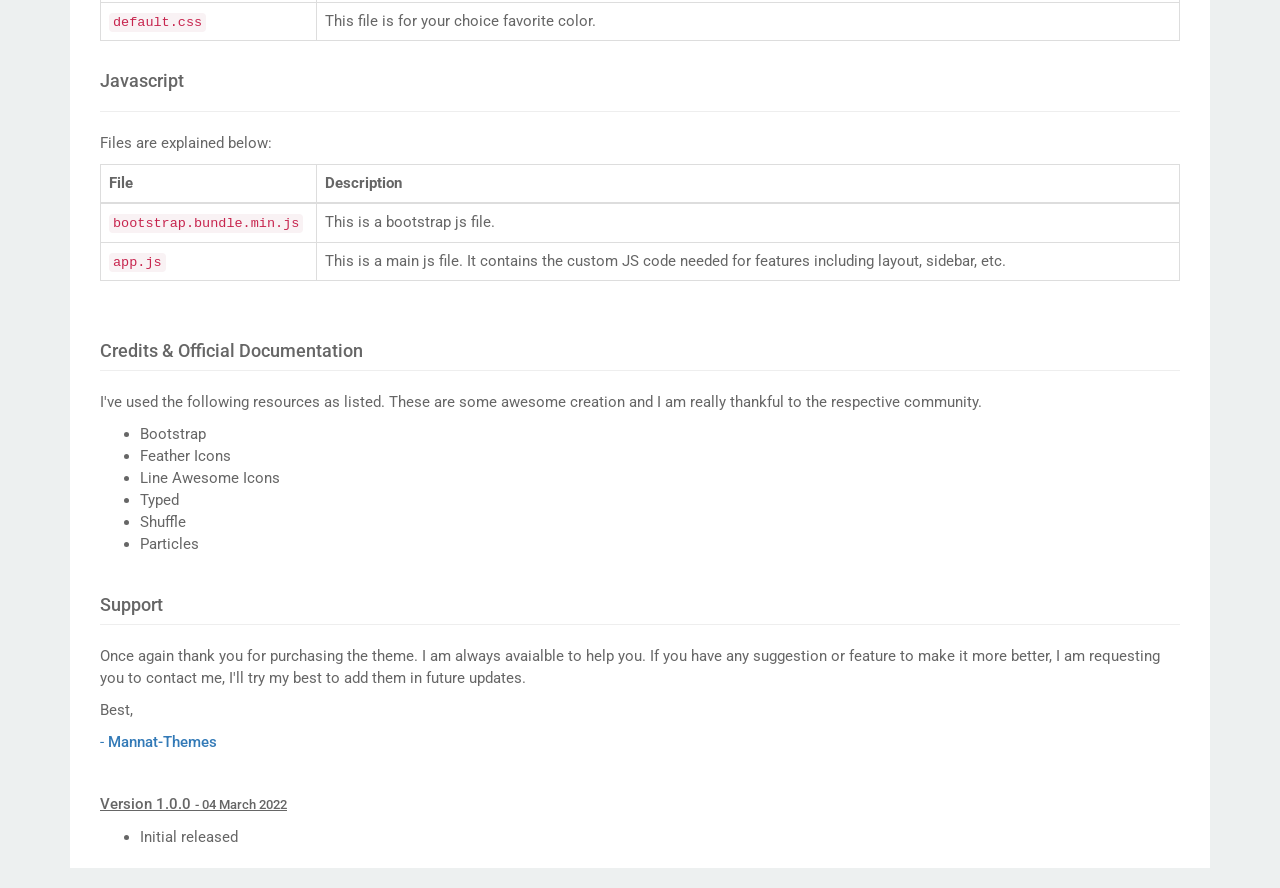
<file: Documentation/index.html>
<!DOCTYPE html>
<html lang="en">

	<head>
	    <!-- META -->
	    <meta charset="utf-8">
	    <meta http-equiv="X-UA-Compatible" content="IE=edge">
	    <meta name="viewport" content="width=device-width, initial-scale=1">
	    <meta name="description" content="">
	    <meta name="keywords"
	          content="resume, cv, portfolio, personal, developer, matola,personal resume, onepage, clean, modern">
	    <meta name="author" content="Selfown Template">

	    <!-- PAGE TITLE -->
	    <title>Selfown - Responsive Personal Template</title>

	    <!-- Google-Fonts -->
	    <link href="https://fonts.googleapis.com/css?family=Roboto:400,500,700" rel="stylesheet">

	    <!-- Bootstrap Core CSS -->
	    <link href="css/bootstrap.min.css" rel="stylesheet">

	    <link rel="stylesheet" type="text/css" href="css/prettify.css"/>

	    <!-- Custom CSS -->
	    <link href="css/styles.css" rel="stylesheet">

	</head>

	<body>

		<nav class="navbar navbar-default navbar-fixed-top">
		    <div class="container">
		        <!-- Brand and toggle get grouped for better mobile display -->
		        <div class="navbar-header">

		            <a class="navbar-brand" href="#">Selfown -
		                <small>Documentation 1.0</small>
		            </a>
		        </div>

		        <!-- Collect the nav links, forms, and other content for toggling -->
		        <div class="collapse navbar-collapse" id="bs-example-navbar-collapse-1">

		        </div><!-- /.navbar-collapse -->
		    </div><!-- /.container-fluid -->
		</nav>


		<div id="wrapper">

		    <!-- Page Content -->
		    <div id="page-content-wrapper">
		        <div class="container">
		            <div class="row">
		                <div class="col-lg-12">
		                    <div class="right-bar">

		                        <div id="intro" class="com-container">

		                            <div id="structure" class="com-container">
		                                <h3 class="text-center">Thank you very much for your purchase!</h3>
		                                <div class="p-t-20">
		                                    <div class="alert alert-success alert-dismissable">
		                                        <p>If you have any questions that are beyond the scope of this documentation,
		                                            please feel free to email or contact us via my page.</p>
		                                    </div>
		                                </div>
		                            </div>

		                            <h4 class="page-header">Introduction</h4>

		                            <p>Selfown is a creative and responsive template to showcase your personal portfolio. It is designed and developed using all modern technologies (includes HTML5, CSS3) and bootstrap 5. If you are a designer, developer, freelancer or any other professional, this template is perfect fit for you. The skills and portfolio sections in template help you to share what you are all about. The code is clean and well commented and it's very easy to customize according to your needs.
		                            </p>
		                            <p>
		                                You are important for us and so please feel free to get back to me with any question or
		                                feedback.
		                            </p>


		                            <div id="structure" class="com-container">
		                                <h4 class="page-header">Structure</h4>
		                                <p>I have tried my best to have standards and modular structure while developing the
		                                    theme. Following sections are explaining the theme File &amp; Folder, structure,
		                                    html file struture and plugins.</p>


		                                <div class="row p-t-20">
		                                    <div class="col-sm-12 p-t-30">
		                                        <h4>HTML Structure</h4>
		                                        <hr/>
		                                        <p>
		                                            <img src="html.jpg" alt="img" class="img-responsive">
		                                        </p>
		                                    </div>
		                                </div>

		                                <div class="row">
		                                    <div class="col-sm-12 p-t-30">
		                                        <h4>CSS</h4>
		                                        <hr/>

		                                        <p class="m-t-20">Files are explained below: </p>

		                                        <table class="table table-bordered m-0">
		                                            <thead>
		                                            <tr>
		                                                <th style="width: 20%;"><i class="ti-file"></i> File</th>
		                                                <th>Description</th>
		                                            </tr>
		                                            </thead>
		                                            <tbody>
		                                            <tr>
		                                                <td>
		                                                    <code>bootstrap.min.css</code>
		                                                </td>
		                                                <td>
		                                                    Selfown uses the bootstrap v5.1.3. The core bootstrap file is being
		                                                    used in all the pages.
		                                                </td>
		                                            </tr>

		                                            <tr>
		                                                <td>
		                                                    <code>style.css</code>
		                                                </td>
		                                                <td>
		                                                    This file is containing all common styles for all the pages.
		                                                </td>
		                                            </tr>

		                                            <tr>
		                                                <td>
		                                                    <code>default.css</code>
		                                                </td>
		                                                <td>
		                                                    This file is for your choice favorite color.
		                                                </td>
		                                            </tr>

		                                            </tbody>
		                                        </table>

		                                    </div>
		                                </div>
		                            </div>

		                            <div class="row">
		                            	<div class="col-sm-12 p-t-30">
		                                <h4>Javascript</h4>
		                                <hr/>
		                                <p class="m-t-20">Files are explained below: </p>

		                                <table class="table table-bordered m-0">
		                                    <thead>
		                                    <tr>
		                                        <th style="width: 20%;"><i class="ti-file"></i> File</th>
		                                        <th>Description</th>
		                                    </tr>
		                                    </thead>
		                                    <tbody>

		                                    <tr>
		                                        <td>
		                                            <code>bootstrap.bundle.min.js</code>
		                                        </td>
		                                        <td>
		                                            This is a bootstrap js file.
		                                        </td>
		                                    </tr>
		                                    <tr>
		                                        <td>
		                                            <code>app.js</code>
		                                        </td>
		                                        <td>
		                                            This is a main js file. It contains the custom JS code needed for features
		                                            including
		                                            layout, sidebar, etc.
		                                        </td>
		                                    </tr>
		                                    </tbody>
		                                </table>
		                            </div>

		                            </div>
		                        </div>


		                        <div id="credits" class="com-container p-t-30">
		                            <h4 class="page-header">Credits &amp; Official Documentation</h4>
		                            <p>I've used the following resources as listed. These are some awesome creation and I am
		                                really thankful to the respective community.</p>

		                            <ul class="">
		                                <li><a href="http://getbootstrap.com/">Bootstrap</a></li>
		                                <li><a href="https://github.com/feathericons/feather">Feather Icons</a></li>
		                                <li><a href="https://github.com/icons8/line-awesome">Line Awesome Icons</a></li>
		                                <li><a href="https://github.com/mattboldt/typed.js/">Typed</a></li>
		                                <li><a href="https://github.com/Vestride/Shuffle">Shuffle</a></li>		                                
		                                <li><a href="https://github.com/marcbruederlin/particles.js">Particles</a></li>
		                            </ul>
		                        </div>

		                        <div id="support" class="com-container">
		                            <h4 class="page-header">Support</h4>
		                            <p class="m-t-20">
		                                Once again thank you for purchasing the theme. I am always avaialble to help you. If you
		                                have any suggestion or feature to make it more better, I am requesting you to contact
		                                me, I'll try my best to add them in future updates.
		                            </p>

		                            <p>
		                                Best,
		                            </p>
		                            <p class="text-primary">
		                                - <strong>Mannat-Themes</strong>
		                            </p>
		                        </div>

		                        <div id="changelog" class="com-container">


		                            <p style="text-decoration: underline; font-weight: 900; padding-top:30px;"><strong>Version
		                                1.0.0
		                                <small>- 04 March 2022</small>
		                            </strong></p>

		                            <ul>
		                                <li>
		                                    Initial released
		                                </li>
		                            </ul>

		                        </div>

		                    </div>
		                </div>
		            </div>
		        </div>
		    </div>
		    <!-- /#page-content-wrapper -->

		    <div class="text-center">
		        <p class="copy">Copyright © 2022 Mannat-Themes.</p>
		    </div>
		</div>
		<!-- /#wrapper -->

		<!-- jQuery -->
		<script src="js/jquery.js"></script>

		<!-- Bootstrap Core JavaScript -->
		<script src="js/bootstrap.min.js"></script>

		<script src="js/jquery.easing.min.js"></script>

		<script type="text/javascript" src="js/prettify.js"></script>

	</body>

</html>
</file>
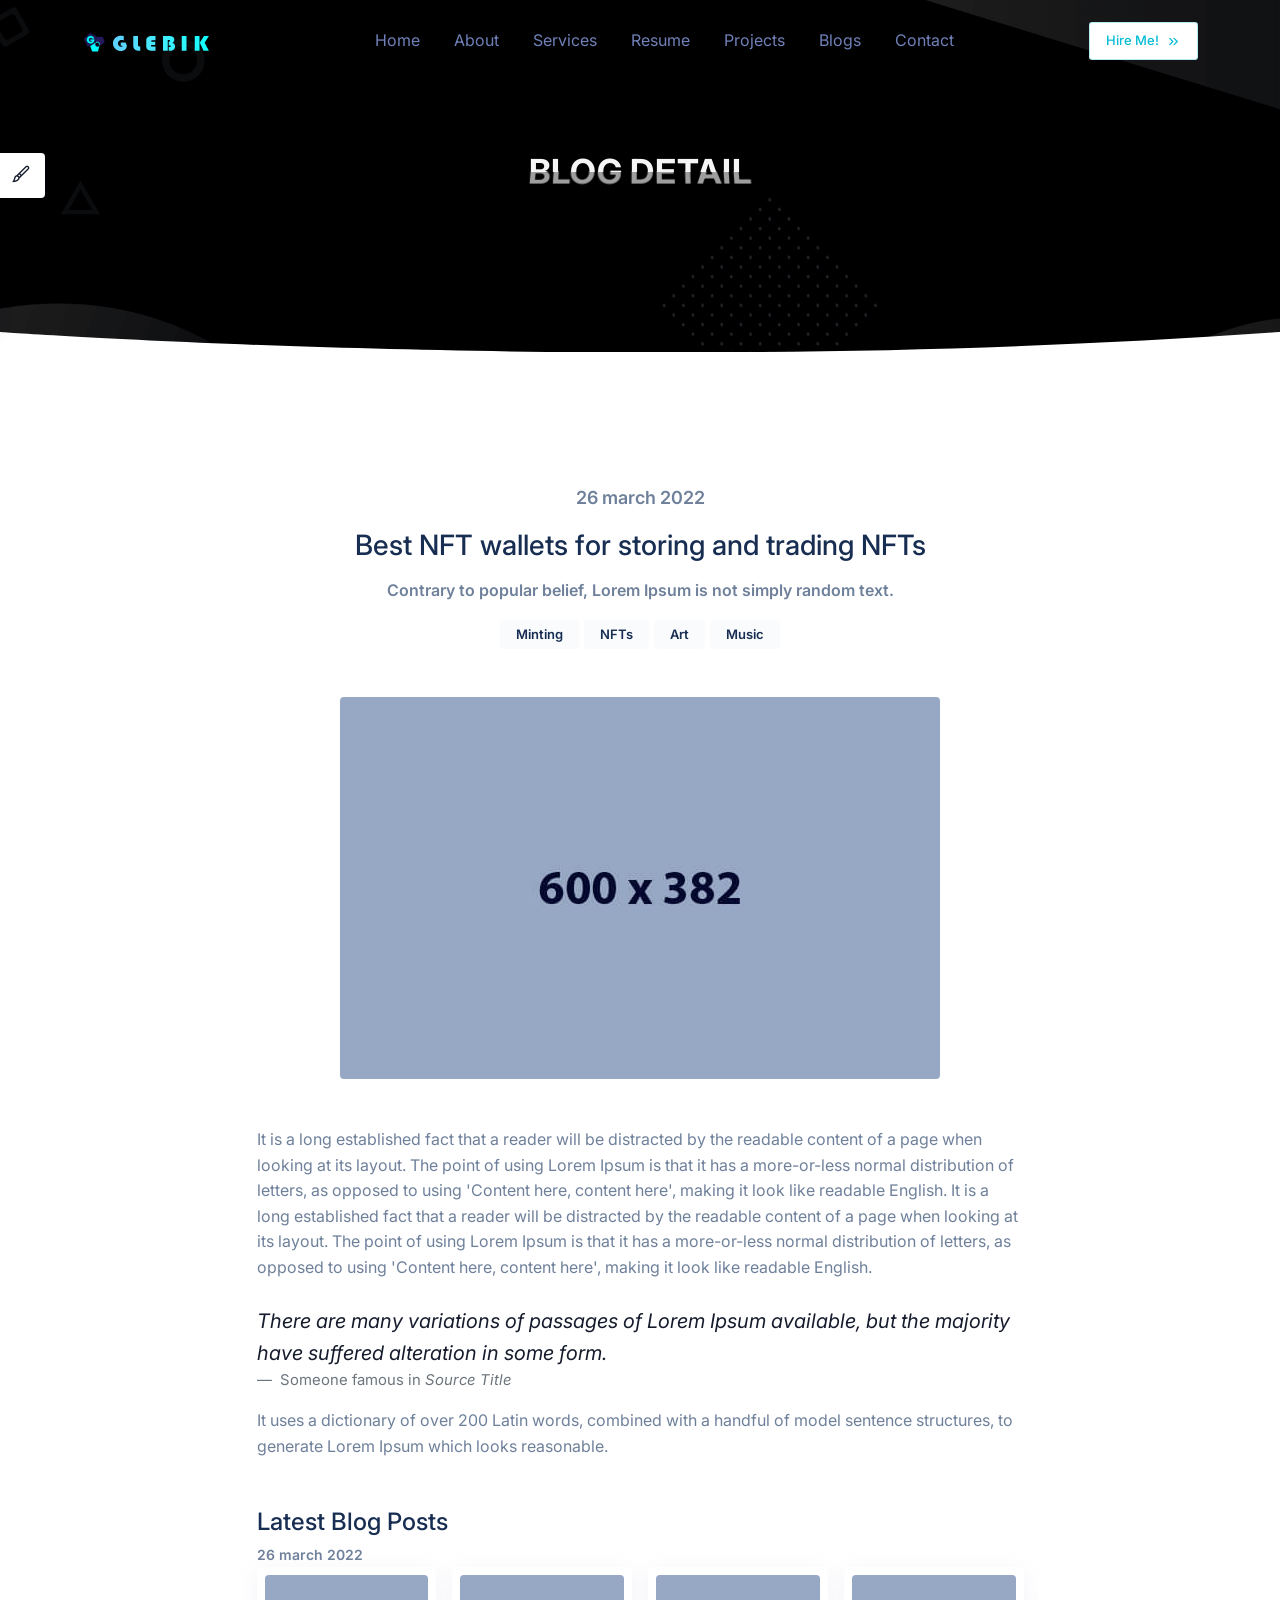
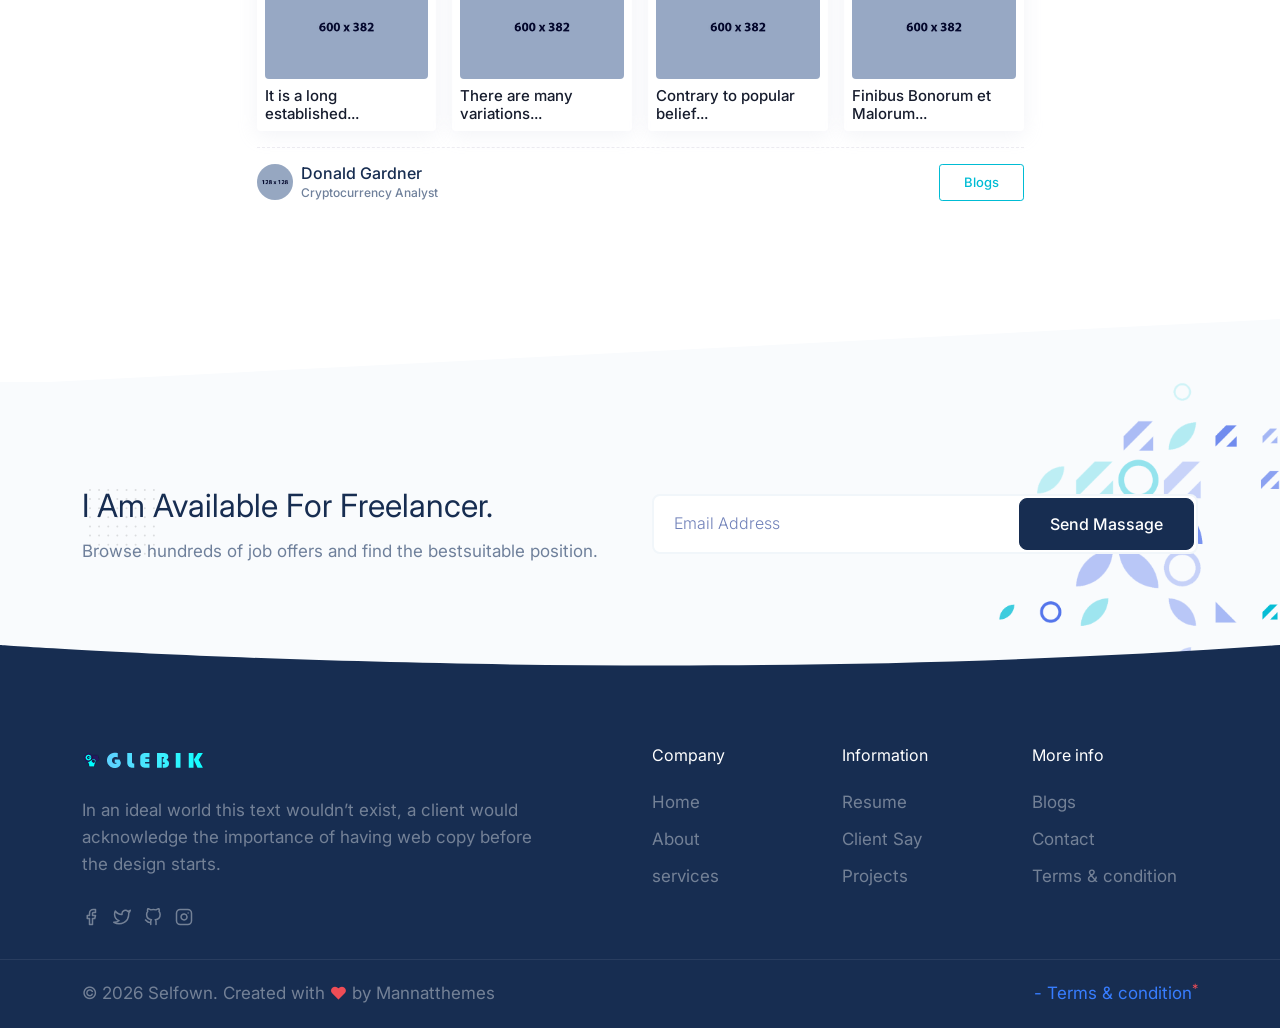
<file: default/blog-detail.html>
<!DOCTYPE html>
<html lang="en">
    <head>
        <meta charset="utf-8" />
        <title>Selfown - Responsive Personal page</title>
        <meta name="viewport" content="width=device-width, initial-scale=1.0" />
        <meta name="description" content="Premium Bootstrap 5 Template" />
        <meta name="keywords" content="bootstrap 5, premium, marketing, multipurpose" />
        <meta content="Mannatthemes" name="author" />

        <!-- favicon -->
        <link rel="shortcut icon" href="images/favicon.ico" />

        <!-- css -->
        <link href="css/bootstrap.min.css" rel="stylesheet" type="text/css" />
        <link href="css/style.min.css" rel="stylesheet" type="text/css" />

        <!-- colors -->
        <link href="css/colors/default.css" rel="stylesheet" type="text/css" id="color-opt" />
    </head>

    <body data-bs-spy="scroll" data-bs-target=".navbar" data-bs-offset="80" >
        <!-- start navbar -->
        <nav class="navbar navbar-expand-lg fixed-top sticky light-active" id="navbar">
            <div class="container">
                <a href="index.html" class="navbar-brand">
                    <img src="images/logo-sm.png" class="logo-sm" alt="" height="24" />
                    <img src="images/logo-light.png" class="logo-light" alt="" height="16" />
                    <img src="images/logo-dark.png" class="logo-dark" alt="" height="16" />
                </a><!--end navbar-brand-->
                <a href="javascript:void(0)" class="navbar-toggler" data-bs-toggle="collapse" data-bs-target="#navbarNav" aria-controls="navbarNav" aria-expanded="false" aria-label="Toggle navigation">
                    <span class="navbar-toggle-icon"><i data-feather="menu"></i></span>
                </a><!--end navbar-toggler-->

                <div class="collapse navbar-collapse" id="navbarNav">
                    <ul class="navbar-nav mx-auto navbar-center mt-lg-0 mt-2">
                        <li class="nav-item">
                            <a class="nav-link" href="index.html">Home</a>
                        </li><!--end nav-item-->
                        <li class="nav-item">
                            <a class="nav-link " href="about.html">About</a>
                        </li><!--end nav-item-->
                        <li class="nav-item">
                            <a class="nav-link " href="services.html">Services</a>
                        </li><!--end nav-item-->                        
                        <li class="nav-item">
                            <a class="nav-link" href="resume.html">Resume</a>
                        </li><!--end nav-item-->
                        <li class="nav-item">
                            <a class="nav-link" href="projects.html">Projects</a>
                        </li><!--end nav-item-->
                        <li class="nav-item">
                            <a class="nav-link" href="blogs.html">Blogs</a>
                        </li><!--end nav-item-->
                        <li class="nav-item">
                            <a class="nav-link" href="contact.html">Contact</a>
                        </li><!--end nav-item-->
                    </ul><!--end navbar-nav-->
                    <a href="#" class="btn btn-sm nav-btn text-primary mb-4 mb-lg-0">Hire Me! <i class="icon-xxs ms-1" data-feather="chevrons-right"></i></a>
                </div><!-- end #navbarNav -->
            </div><!-- end container -->
        </nav>
        <!-- end navbar -->

        <!-- start hero -->
        <section class="hero-one position-relative bg-black" id="about"  style="background-image: url(images/personal/main-bg.png); background-size: cover; background-position: center center;">
            <div class="container">
                <div class="row align-items-center justify-content-center py-100">
                    <div class="col-lg-9 text-center py-5 text-center">
                        <h5 class="head-title py-4" aria-label="Blog Detail"></h5>                        
                    </div><!--end col-->                  
                </div><!--end row-->             
            </div><!-- end container -->
        </section>
        <!-- end hero -->
        <div class="position-relative">
            <div class="shape overflow-hidden text-white">
                <svg viewBox="0 0 2880 48" fill="none" xmlns="http://www.w3.org/2000/svg">
                    <path d="M0 48H1437.5H2880V0H2160C1442.5 52 720 0 720 0H0V48Z" fill="currentColor"></path>
                </svg>
            </div>
        </div>
        <!-- start resume -->
        <section class="section">
            <div class="container">     
                <div class="row d-flex justify-content-center">
                    <div class="col-lg-9">
                        <div class="card border-0 shadow-none">
                            <div class="card-body">
                                <div class="mb-5 text-center">
                                    <p class="text-muted fw-semibold fs-18">26 march 2022</p>
                                    <h3 class="my-3 fs-28 d-block fw-medium text-dark">Best NFT wallets for storing and trading NFTs</h3>
                                    <p class="text-muted fw-semibold fs-16">Contrary to popular belief, Lorem Ipsum is not simply random text.</p>
                                    <span class="badge px-3 py-2 bg-light text-dark fw-semibold mt-3 fs-13">Minting</span> 
                                    <span class="badge px-3 py-2 bg-light text-dark fw-semibold mt-3 fs-13">NFTs</span>
                                    <span class="badge px-3 py-2 bg-light text-dark fw-semibold mt-3 fs-13">Art</span>
                                    <span class="badge px-3 py-2 bg-light text-dark fw-semibold mt-3 fs-13">Music</span>
                                </div>
                                <img src="images/personal/1.jpg" alt="" class="img-fluid rounded d-flex mx-auto"/>
                                <div class="my-5">
                                    <p class="text-muted fs-16 mb-4">
                                        It is a long established fact that a reader will be distracted by the 
                                        readable content of a page when looking at its layout.
                                        The point of using Lorem Ipsum is that it has a more-or-less normal 
                                        distribution of letters, as opposed to using 'Content here, content here', 
                                        making it look like readable English.
                                        It is a long established fact that a reader will be distracted by the 
                                        readable content of a page when looking at its layout.
                                        The point of using Lorem Ipsum is that it has a more-or-less normal 
                                        distribution of letters, as opposed to using 'Content here, content here', 
                                        making it look like readable English.  
                                    </p>
                                    <figure>
                                        <blockquote class="blockquote">
                                          <p><i>There are many variations of passages of Lorem Ipsum available, but the majority have suffered alteration
                                               in some form. </i></p>
                                        </blockquote>
                                        <figcaption class="blockquote-footer">
                                          Someone famous in <cite title="Source Title">Source Title</cite>
                                        </figcaption>
                                    </figure>
                                    <p class="text-muted fs-16">
                                        It uses a dictionary of over 200 Latin words, combined with a 
                                        handful of model sentence structures, to generate Lorem Ipsum which 
                                        looks reasonable. 
                                    </p>                                        
                                </div>
                                <div class="mb-5">
                                    <h3 class="mt-3 fs-24 d-block fw-medium text-dark">Latest Blog Posts</h3>
                                    <p class="text-muted fw-semibold fs-14">26 march 2022</p>
                                    <div class="row">
                                        <div class="col-12">
                                            <div class="row row-cols-xl-4 row-cols-lg-4 row-cols-md-2 g-3 justify-content-center">
                                                <div class="col">
                                                    <a href="#" class="d-block bg-card shadow p-2 rounded catagories-box">
                                                        <img src="images/personal/6.jpg" alt="" class="img-fluid rounded mb-2">
                                                        <h3 class="fs-15 m-0 fw-medium">It is a long established...</h3>
                                                    </a>                                                
                                                </div><!--end col-->
                                                <div class="col">
                                                    <a href="#" class="d-block bg-card shadow p-2 rounded catagories-box">
                                                        <img src="images/personal/3.jpg" alt="" class="img-fluid rounded mb-2">
                                                        <h3 class="fs-15 m-0 fw-medium">There are many variations...</h3>
                                                    </a>                                                
                                                </div><!--end col-->
                                                <div class="col">
                                                    <a href="#" class="d-block bg-card shadow p-2 rounded catagories-box">
                                                        <img src="images/personal/4.jpg" alt="" class="img-fluid rounded mb-2">
                                                        <h3 class="fs-15 m-0 fw-medium">Contrary to popular belief...</h3>
                                                    </a>                                                
                                                </div><!--end col-->
                                                <div class="col">
                                                    <a href="#" class="d-block bg-card shadow p-2 rounded catagories-box">
                                                        <img src="images/personal/5.jpg" alt="" class="img-fluid rounded mb-2">
                                                        <h3 class="fs-15 m-0 fw-medium">Finibus Bonorum et Malorum...</h3>
                                                    </a>                                                
                                                </div><!--end col-->
                                            </div><!--end row-->  
                                    </div><!--end row-->
                                </div>
                                <hr class="hr-dashed my-3">
                                <div class="row">
                                    <div class="col-md">
                                        <div class="media">
                                            <img src="images/users/user-1.jpg" alt="" class="thumb-sm rounded-circle me-2">                                       
                                            <div class="media-body align-self-center text-truncate">
                                                <h6 class="m-0 text-dark fw-medium">Donald Gardner</h6>
                                                <p class="mb-0 fs-12 text-muted fw-medium">Cryptocurrency Analyst</p>
                                            </div><!--end media-body-->
                                        </div><!--end media-->
                                    </div> <!--end col--> 
                                    <div class="col-md-auto">
                                        <button type="button" class="btn btn-sm btn-outline-primary px-4">Blogs</button>
                                    </div> <!--end col-->     
                                </div><!--end row-->    
                            </div><!--end card-body-->
                        </div><!--end card-->
                    </div> <!--end col-->     
                </div><!--end row-->
            </div><!-- end container -->
        </section>
        <!-- end resume -->

        
        
        <div class="position-relative"> 
            <div class="shape overflow-hidden text-light"> 
                <svg viewBox="0 0 2880 150" fill="none" xmlns="http://www.w3.org/2000/svg"> <path d="M110 105L2160 0H2880V150H0V105H110Z" fill="currentColor"></path> </svg>
            </div>
        </div>
        
        
        <section class="section bg-light cta-pettern">
            <div class="container">            
                <div class="row align-items-center">
                    <div class="col-lg-6">
                        <div class="pattern-1 position-absolute">
                            <img src="images/p-1.svg" alt="" class="" height="80">
                        </div>
                        <h2 class="text-dark" style="line-height: 1.5; position: relative;">I Am Available For Freelancer.</h2>
                        <p class="text-muted mb-0">Browse hundreds of job offers and find the bestsuitable position.</p>
                    </div><!--end col--> 
                    <div class="col-lg-6 ml-auto">
                        <div class="cta-search">
                            <form class="position-relative">
                                <input type="email" placeholder="Email Address" required="">
                                <button type="submit" class="btn btn-dark">Send Massage</button>
                            </form>
                        </div>
                    </div><!--end col--> 
                </div><!--end row--> 
            </div><!--end container--> 
        </section>
        


        <div class="position-relative">
            <div class="shape overflow-hidden bg-footer">
                <svg viewBox="0 0 2880 48" fill="none" xmlns="http://www.w3.org/2000/svg">
                    <path d="M0 48H1437.5H2880V0H2160C1442.5 52 720 0 720 0H0V48Z" fill="currentColor"></path>
                </svg>
            </div>
        </div>

        <!-- start footer -->
        <footer class="footer">
            <div class="container">
                <div class="row">
                    <div class="col-lg-5 border-e-dashed">
                        <a href="layout-one-1.html">
                            <img src="images/logo-sm.png" alt="" height="18" />
                            <img src="images/logo-light.png" alt="" height="16" />
                        </a>
                        <p class="my-4">In an ideal world this text wouldn’t exist, 
                            a client would acknowledge the importance of having web 
                            copy before the design starts.
                        </p>
                        <ul class="list-unstyled footer-social mb-0 mt-sm-0 mt-3">
                            <li class="list-inline-item">
                                <a href="#"> <i class="icon-xs" data-feather="facebook"></i> </a>
                            </li>
                            <li class="list-inline-item">
                                <a href="#"> <i class="icon-xs" data-feather="twitter"></i> </a>
                            </li>
                            <li class="list-inline-item">
                                <a href="#"> <i class="icon-xs" data-feather="github"></i> </a>
                            </li>
                            <li class="list-inline-item">
                                <a href="#"> <i class="icon-xs" data-feather="instagram"></i> </a>
                            </li>
                        </ul>
                    </div><!-- end col -->
                    <div class="col-lg-6 offset-lg-1">
                        <div class="row">
                            <div class="col-md-4">
                                <h6 class="text-footer mb-4 mt-sm-0 mt-5">Company</h6>
                                <ul class="list-unstyled footer-list">
                                    <li><a href="#home">Home</a></li>
                                    <li><a href="#about">About</a></li>
                                    <li><a href="#services">services</a></li>
                                    
                                </ul>
                            </div><!-- end col -->
                            <div class="col-md-4">
                                <h6 class="text-footer mb-4 mt-sm-0 mt-4">Information</h6>
                                <ul class="list-unstyled footer-list">
                                    <li><a href="#resume">Resume</a></li>
                                    <li><a href="#review">Client Say</a></li>
                                    <li><a href="#projects">Projects</a></li>                                    
                                    
                                </ul>
                            </div><!-- end col -->
                            <div class="col-md-4">
                                <h6 class="text-footer mb-4 mt-sm-0 mt-4">More info</h6>
                                <ul class="list-unstyled footer-list">
                                    <li><a href="#blogs">Blogs</a></li>
                                    <li><a href="#contact">Contact</a></li>
                                    <li><a href="#">Terms & condition</a></li>
                                </ul>
                            </div><!-- end col -->
                        </div><!-- end row -->
                    </div><!-- end col -->
                </div><!-- end row -->
            </div>
            <!-- end container -->
        </footer>
        <!-- end footer -->

        <!-- start footer alter -->
        <div class="footer-alt">
            <div class="container">
                <div class="row">
                    <div class="col-sm-6">
                        <p> &copy; <script>
                            document.write(new Date().getFullYear())
                        </script> Selfown. Created with <i class="las la-heart text-danger"></i> by Mannatthemes</p>
                    </div>
                    <div class="col-sm-6 text-sm-end">
                        <ul class="list-inline mb-0">
                            <li class="list-inline-item"><a href="#">- Terms & condition<sup class="text-danger">*</sup></a></li>
                        </ul>
                    </div>
                </div>
                <!-- end row -->
            </div>
            <!-- end container -->
        </div>
        <!-- end footer alter -->

        <!-- Style switcher -->
        <div id="style-switcher" onclick="toggleSwitcher()">
            <div>
                <h3 class="fw-medium mb-0">Select Your Choice</h3>
                <hr class="hr-dashed my-3">
                <ul class="pattern">
                    <li>
                        <a class="color1" href="javascript: void(0);" onclick="setColor('default')"></a>
                    </li>
                    <li>
                        <a class="color2" href="javascript: void(0);" onclick="setColor('info')"></a>
                    </li>
                    <li>
                        <a class="color3" href="javascript: void(0);" onclick="setColor('warning')"></a>
                    </li>
                    <li>
                        <a class="color4" href="javascript: void(0);" onclick="setColor('orange')"></a>
                    </li>
                    <li>
                        <a class="color5" href="javascript: void(0);" onclick="setColor('purple')"></a>
                    </li>
                    <li>
                        <a class="color6" href="javascript: void(0);" onclick="setColor('success')"></a>
                    </li>
                </ul>
            </div>
            <div class="bottom">
                <a href="javascript: void(0);" class="settings rounded-end"><i class="las la-paint-brush fs-22"></i></a>
            </div>
        </div>
        <!-- end Style switcher -->

        <script src="js/bootstrap.bundle.min.js"></script>

        <script src="js/feather.js"></script>

        <script src="js/app.js"></script>
    </body>
</html>
</file>
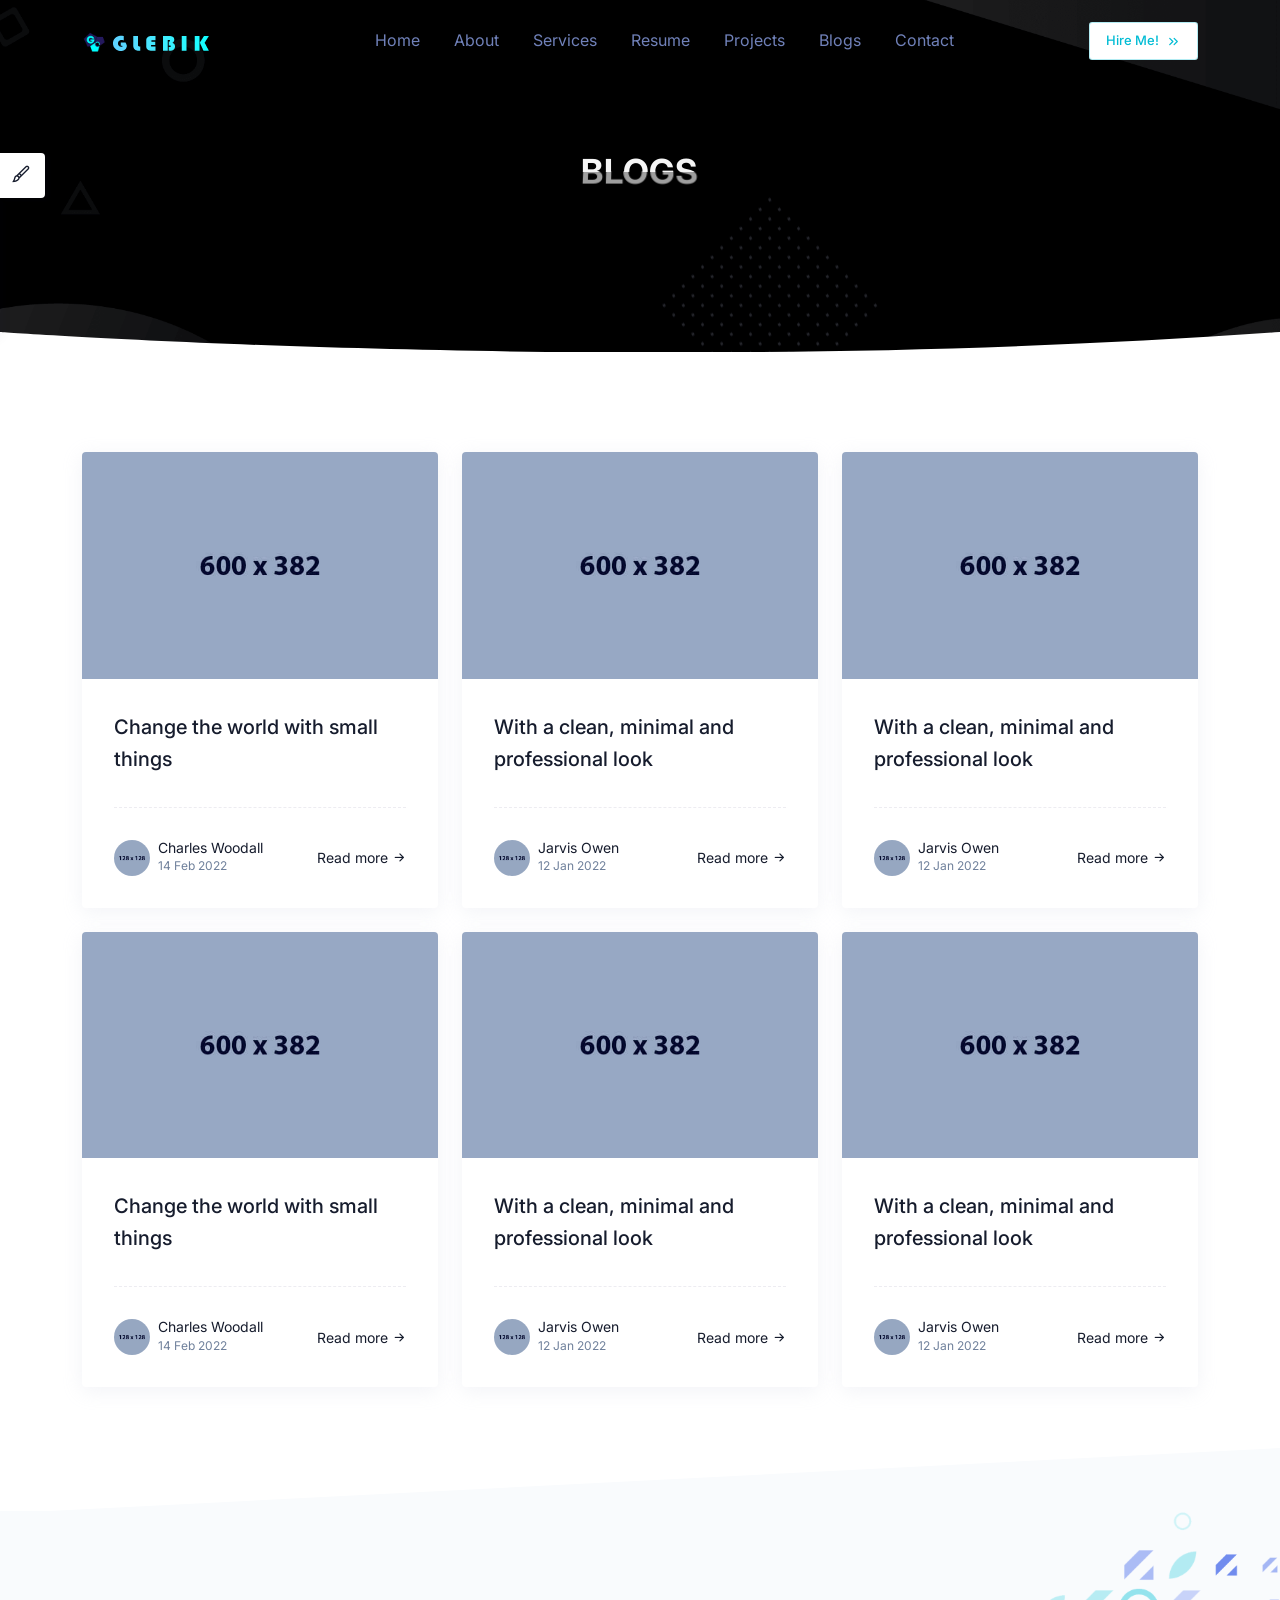
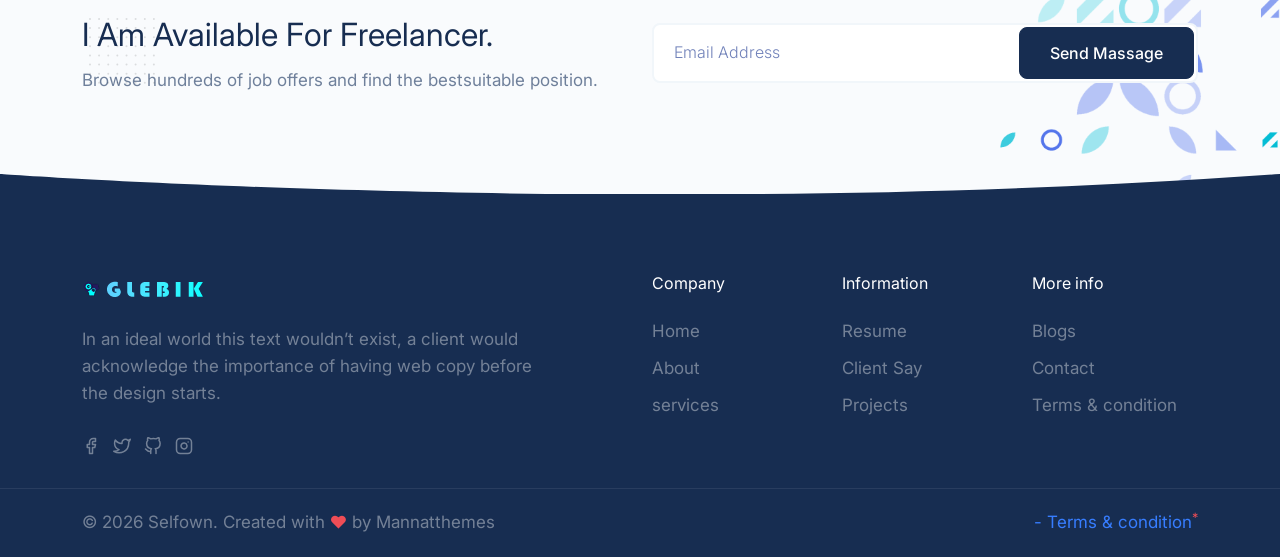
<file: default/blogs.html>
<!DOCTYPE html>
<html lang="en">
    <head>
        <meta charset="utf-8" />
        <title>Selfown - Responsive Personal page</title>
        <meta name="viewport" content="width=device-width, initial-scale=1.0" />
        <meta name="description" content="Premium Bootstrap 5 Template" />
        <meta name="keywords" content="bootstrap 5, premium, marketing, multipurpose" />
        <meta content="Mannatthemes" name="author" />

        <!-- favicon -->
        <link rel="shortcut icon" href="images/favicon.ico" />

        <!-- css -->
        <link href="css/bootstrap.min.css" rel="stylesheet" type="text/css" />
        <link href="css/style.min.css" rel="stylesheet" type="text/css" />

        <!-- colors -->
        <link href="css/colors/default.css" rel="stylesheet" type="text/css" id="color-opt" />
    </head>

    <body data-bs-spy="scroll" data-bs-target=".navbar" data-bs-offset="80" >
        <!-- start navbar -->
        <nav class="navbar navbar-expand-lg fixed-top sticky light-active" id="navbar">
            <div class="container">
                <a href="index.html" class="navbar-brand">
                    <img src="images/logo-sm.png" class="logo-sm" alt="" height="24" />
                    <img src="images/logo-light.png" class="logo-light" alt="" height="16" />
                    <img src="images/logo-dark.png" class="logo-dark" alt="" height="16" />
                </a><!--end navbar-brand-->
                <a href="javascript:void(0)" class="navbar-toggler" data-bs-toggle="collapse" data-bs-target="#navbarNav" aria-controls="navbarNav" aria-expanded="false" aria-label="Toggle navigation">
                    <span class="navbar-toggle-icon"><i data-feather="menu"></i></span>
                </a><!--end navbar-toggler-->

                <div class="collapse navbar-collapse" id="navbarNav">
                    <ul class="navbar-nav mx-auto navbar-center mt-lg-0 mt-2">
                        <li class="nav-item">
                            <a class="nav-link" href="index.html">Home</a>
                        </li><!--end nav-item-->
                        <li class="nav-item">
                            <a class="nav-link " href="about.html">About</a>
                        </li><!--end nav-item-->
                        <li class="nav-item">
                            <a class="nav-link " href="services.html">Services</a>
                        </li><!--end nav-item-->                        
                        <li class="nav-item">
                            <a class="nav-link" href="resume.html">Resume</a>
                        </li><!--end nav-item-->
                        <li class="nav-item">
                            <a class="nav-link" href="projects.html">Projects</a>
                        </li><!--end nav-item-->
                        <li class="nav-item">
                            <a class="nav-link active" href="blogs.html">Blogs</a>
                        </li><!--end nav-item-->
                        <li class="nav-item">
                            <a class="nav-link" href="contact.html">Contact</a>
                        </li><!--end nav-item-->
                    </ul><!--end navbar-nav-->
                    <a href="#" class="btn btn-sm nav-btn text-primary mb-4 mb-lg-0">Hire Me! <i class="icon-xxs ms-1" data-feather="chevrons-right"></i></a>
                </div><!-- end #navbarNav -->
            </div><!-- end container -->
        </nav>
        <!-- end navbar -->

        <!-- start hero -->
        <section class="hero-one position-relative bg-black" id="about"  style="background-image: url(images/personal/main-bg.png); background-size: cover; background-position: center center;">
            <div class="container">
                <div class="row align-items-center justify-content-center py-100">
                    <div class="col-lg-7 text-center py-5 text-center">
                        <h5 class="head-title py-4" aria-label="Blogs"></h5>                        
                    </div><!--end col-->                  
                </div><!--end row-->             
            </div><!-- end container -->
        </section>
        <!-- end hero -->
        <div class="position-relative">
            <div class="shape overflow-hidden text-white">
                <svg viewBox="0 0 2880 48" fill="none" xmlns="http://www.w3.org/2000/svg">
                    <path d="M0 48H1437.5H2880V0H2160C1442.5 52 720 0 720 0H0V48Z" fill="currentColor"></path>
                </svg>
            </div>
        </div>
        <!-- start resume -->
        <section class="section">
            <div class="container">     
                <div class="row align-items-center">
                    <div class="col-lg-4 col-md-6">
                        <div class="card shadow  mb-4 mb-4">
                            <img src="images/personal/1.jpg" alt="" class="img-fluid rounded-top">
                            <div class="card-body">                                
                                <a href="blog-detail.html" class="fs-20 my-0 d-block fw-medium">Change the world with small things</a>
                                <hr class="hr-dashed">
                                <div class="d-flex justify-content-between">
                                    <div class="meta-box">
                                        <div class="media">
                                            <img src="images/users/user-7.jpg" alt="" class="thumb-sm rounded-circle me-2 align-self-center">                                       
                                            <div class="media-body align-self-center text-truncate">
                                                <h6 class="m-0 fs-14">Charles Woodall</h6>
                                                <p class="mb-0 fs-12 text-muted">14 Feb 2022</p>
                                            </div><!--end media-body-->
                                        </div>                                            
                                    </div><!--end meta-box-->
                                    <div class="align-self-center">
                                        <a href="blog-detail.html" class="fs-14">Read more <i class="ti ti-arrow-right align-self-center"></i></a>
                                    </div>
                                </div>                                                                 
                            </div><!--end card-body-->
                        </div><!--end card-->
                    </div><!--end col-->
                    <div class="col-lg-4 col-md-6">
                        <div class="card shadow  mb-4">
                            <img src="images/personal/3.jpg" alt="" class="img-fluid rounded-top">
                            <div class="card-body">                                
                                <a href="blog-detail.html" class="fs-20 my-0 d-block fw-medium">With a clean, minimal and professional look</a>
                                <hr class="hr-dashed">
                                <div class="d-flex justify-content-between">
                                    <div class="meta-box">
                                        <div class="media">
                                            <img src="images/users/user-2.jpg" alt="" class="thumb-sm rounded-circle me-2 align-self-center">                                       
                                            <div class="media-body align-self-center text-truncate">
                                                <h6 class="m-0 fs-14">Jarvis Owen</h6>
                                                <p class="mb-0 fs-12 text-muted">12 Jan 2022</p>
                                            </div><!--end media-body-->
                                        </div>                                            
                                    </div><!--end meta-box-->
                                    <div class="align-self-center">
                                        <a href="blog-detail.html" class="fs-14">Read more <i class="ti ti-arrow-right align-self-center"></i></a>
                                    </div>
                                </div>                                                                 
                            </div><!--end card-body-->
                        </div><!--end card-->
                    </div><!--end col-->           
                    
                    <div class="col-lg-4 col-md-6">
                        <div class="card shadow  mb-4">
                            <img src="images/personal/2.jpg" alt="" class="img-fluid rounded-top">
                            <div class="card-body">                                
                                <a href="blog-detail.html" class="fs-20 my-0 d-block fw-medium">With a clean, minimal and professional look</a>
                                <hr class="hr-dashed">
                                <div class="d-flex justify-content-between">
                                    <div class="meta-box">
                                        <div class="media">
                                            <img src="images/users/user-2.jpg" alt="" class="thumb-sm rounded-circle me-2 align-self-center">                                       
                                            <div class="media-body align-self-center text-truncate">
                                                <h6 class="m-0 fs-14">Jarvis Owen</h6>
                                                <p class="mb-0 fs-12 text-muted">12 Jan 2022</p>
                                            </div><!--end media-body-->
                                        </div>                                            
                                    </div><!--end meta-box-->
                                    <div class="align-self-center">
                                        <a href="blog-detail.html" class="fs-14">Read more <i class="ti ti-arrow-right align-self-center"></i></a>
                                    </div>
                                </div>                                                                 
                            </div><!--end card-body-->
                        </div><!--end card-->
                    </div><!--end col-->            
                </div><!-- end row -->
                <div class="row align-items-center">
                    <div class="col-lg-4 col-md-6">
                        <div class="card shadow  mb-4">
                            <img src="images/personal/4.jpg" alt="" class="img-fluid rounded-top">
                            <div class="card-body">
                                
                                <a href="blog-detail.html" class="fs-20 my-0 d-block fw-medium">Change the world with small things</a>
                                <hr class="hr-dashed">
                                <div class="d-flex justify-content-between">
                                    <div class="meta-box">
                                        <div class="media">
                                            <img src="images/users/user-7.jpg" alt="" class="thumb-sm rounded-circle me-2 align-self-center">                                       
                                            <div class="media-body align-self-center text-truncate">
                                                <h6 class="m-0 fs-14">Charles Woodall</h6>
                                                <p class="mb-0 fs-12 text-muted">14 Feb 2022</p>
                                            </div><!--end media-body-->
                                        </div>                                            
                                    </div><!--end meta-box-->
                                    <div class="align-self-center">
                                        <a href="blog-detail.html" class="fs-14">Read more <i class="ti ti-arrow-right align-self-center"></i></a>
                                    </div>
                                </div>                                                                 
                            </div><!--end card-body-->
                        </div><!--end card-->
                    </div><!--end col-->
                    <div class="col-lg-4 col-md-6">
                        <div class="card shadow  mb-4">
                            <img src="images/personal/5.jpg" alt="" class="img-fluid rounded-top">
                            <div class="card-body">                                
                                <a href="blog-detail.html" class="fs-20 my-0 d-block fw-medium">With a clean, minimal and professional look</a>
                                <hr class="hr-dashed">
                                <div class="d-flex justify-content-between">
                                    <div class="meta-box">
                                        <div class="media">
                                            <img src="images/users/user-2.jpg" alt="" class="thumb-sm rounded-circle me-2 align-self-center">                                       
                                            <div class="media-body align-self-center text-truncate">
                                                <h6 class="m-0 fs-14">Jarvis Owen</h6>
                                                <p class="mb-0 fs-12 text-muted">12 Jan 2022</p>
                                            </div><!--end media-body-->
                                        </div>                                            
                                    </div><!--end meta-box-->
                                    <div class="align-self-center">
                                        <a href="blog-detail.html" class="fs-14">Read more <i class="ti ti-arrow-right align-self-center"></i></a>
                                    </div>
                                </div>                                                                 
                            </div><!--end card-body-->
                        </div><!--end card-->
                    </div><!--end col-->           
                    
                    <div class="col-lg-4 col-md-6">
                        <div class="card shadow  mb-4">
                            <img src="images/personal/6.jpg" alt="" class="img-fluid rounded-top">
                            <div class="card-body">                                
                                <a href="blog-detail.html" class="fs-20 my-0 d-block fw-medium">With a clean, minimal and professional look</a>
                                <hr class="hr-dashed">
                                <div class="d-flex justify-content-between">
                                    <div class="meta-box">
                                        <div class="media">
                                            <img src="images/users/user-2.jpg" alt="" class="thumb-sm rounded-circle me-2 align-self-center">                                       
                                            <div class="media-body align-self-center text-truncate">
                                                <h6 class="m-0 fs-14">Jarvis Owen</h6>
                                                <p class="mb-0 fs-12 text-muted">12 Jan 2022</p>
                                            </div><!--end media-body-->
                                        </div>                                            
                                    </div><!--end meta-box-->
                                    <div class="align-self-center">
                                        <a href="blog-detail.html" class="fs-14">Read more <i class="ti ti-arrow-right align-self-center"></i></a>
                                    </div>
                                </div>                                                                 
                            </div><!--end card-body-->
                        </div><!--end card-->
                    </div><!--end col-->            
                </div><!-- end row -->
            </div><!-- end container -->
        </section>
        <!-- end resume -->

        
        
        <div class="position-relative"> 
            <div class="shape overflow-hidden text-light"> 
                <svg viewBox="0 0 2880 150" fill="none" xmlns="http://www.w3.org/2000/svg"> <path d="M110 105L2160 0H2880V150H0V105H110Z" fill="currentColor"></path> </svg>
            </div>
        </div>
        
        
        <section class="section bg-light cta-pettern">
            <div class="container">            
                <div class="row align-items-center">
                    <div class="col-lg-6">
                        <div class="pattern-1 position-absolute">
                            <img src="images/p-1.svg" alt="" class="" height="80">
                        </div>
                        <h2 class="text-dark" style="line-height: 1.5; position: relative;">I Am Available For Freelancer.</h2>
                        <p class="text-muted mb-0">Browse hundreds of job offers and find the bestsuitable position.</p>
                    </div><!--end col--> 
                    <div class="col-lg-6 ml-auto">
                        <div class="cta-search">
                            <form class="position-relative">
                                <input type="email" placeholder="Email Address" required="">
                                <button type="submit" class="btn btn-dark">Send Massage</button>
                            </form>
                        </div>
                    </div><!--end col--> 
                </div><!--end row--> 
            </div><!--end container--> 
        </section>
        


        <div class="position-relative">
            <div class="shape overflow-hidden bg-footer">
                <svg viewBox="0 0 2880 48" fill="none" xmlns="http://www.w3.org/2000/svg">
                    <path d="M0 48H1437.5H2880V0H2160C1442.5 52 720 0 720 0H0V48Z" fill="currentColor"></path>
                </svg>
            </div>
        </div>

        <!-- start footer -->
        <footer class="footer">
            <div class="container">
                <div class="row">
                    <div class="col-lg-5 border-e-dashed">
                        <a href="layout-one-1.html">
                            <img src="images/logo-sm.png" alt="" height="18" />
                            <img src="images/logo-light.png" alt="" height="16" />
                        </a>
                        <p class="my-4">In an ideal world this text wouldn’t exist, 
                            a client would acknowledge the importance of having web 
                            copy before the design starts.
                        </p>
                        <ul class="list-unstyled footer-social mb-0 mt-sm-0 mt-3">
                            <li class="list-inline-item">
                                <a href="#"> <i class="icon-xs" data-feather="facebook"></i> </a>
                            </li>
                            <li class="list-inline-item">
                                <a href="#"> <i class="icon-xs" data-feather="twitter"></i> </a>
                            </li>
                            <li class="list-inline-item">
                                <a href="#"> <i class="icon-xs" data-feather="github"></i> </a>
                            </li>
                            <li class="list-inline-item">
                                <a href="#"> <i class="icon-xs" data-feather="instagram"></i> </a>
                            </li>
                        </ul>
                    </div><!-- end col -->
                    <div class="col-lg-6 offset-lg-1">
                        <div class="row">
                            <div class="col-md-4">
                                <h6 class="text-footer mb-4 mt-sm-0 mt-5">Company</h6>
                                <ul class="list-unstyled footer-list">
                                    <li><a href="#home">Home</a></li>
                                    <li><a href="#about">About</a></li>
                                    <li><a href="#services">services</a></li>
                                    
                                </ul>
                            </div><!-- end col -->
                            <div class="col-md-4">
                                <h6 class="text-footer mb-4 mt-sm-0 mt-4">Information</h6>
                                <ul class="list-unstyled footer-list">
                                    <li><a href="#resume">Resume</a></li>
                                    <li><a href="#review">Client Say</a></li>
                                    <li><a href="#projects">Projects</a></li>                                    
                                    
                                </ul>
                            </div><!-- end col -->
                            <div class="col-md-4">
                                <h6 class="text-footer mb-4 mt-sm-0 mt-4">More info</h6>
                                <ul class="list-unstyled footer-list">
                                    <li><a href="#blogs">Blogs</a></li>
                                    <li><a href="#contact">Contact</a></li>
                                    <li><a href="#">Terms & condition</a></li>
                                </ul>
                            </div><!-- end col -->
                        </div><!-- end row -->
                    </div><!-- end col -->
                </div><!-- end row -->
            </div>
            <!-- end container -->
        </footer>
        <!-- end footer -->

        <!-- start footer alter -->
        <div class="footer-alt">
            <div class="container">
                <div class="row">
                    <div class="col-sm-6">
                        <p> &copy; <script>
                            document.write(new Date().getFullYear())
                        </script> Selfown. Created with <i class="las la-heart text-danger"></i> by Mannatthemes</p>
                    </div>
                    <div class="col-sm-6 text-sm-end">
                        <ul class="list-inline mb-0">
                            <li class="list-inline-item"><a href="#">- Terms & condition<sup class="text-danger">*</sup></a></li>
                        </ul>
                    </div>
                </div>
                <!-- end row -->
            </div>
            <!-- end container -->
        </div>
        <!-- end footer alter -->

        <!-- Style switcher -->
        <div id="style-switcher" onclick="toggleSwitcher()">
            <div>
                <h3 class="fw-medium mb-0">Select Your Choice</h3>
                <hr class="hr-dashed my-3">
                <ul class="pattern">
                    <li>
                        <a class="color1" href="javascript: void(0);" onclick="setColor('default')"></a>
                    </li>
                    <li>
                        <a class="color2" href="javascript: void(0);" onclick="setColor('info')"></a>
                    </li>
                    <li>
                        <a class="color3" href="javascript: void(0);" onclick="setColor('warning')"></a>
                    </li>
                    <li>
                        <a class="color4" href="javascript: void(0);" onclick="setColor('orange')"></a>
                    </li>
                    <li>
                        <a class="color5" href="javascript: void(0);" onclick="setColor('purple')"></a>
                    </li>
                    <li>
                        <a class="color6" href="javascript: void(0);" onclick="setColor('success')"></a>
                    </li>
                </ul>
            </div>
            <div class="bottom">
                <a href="javascript: void(0);" class="settings rounded-end"><i class="las la-paint-brush fs-22"></i></a>
            </div>
        </div>
        <!-- end Style switcher -->

        <script src="js/bootstrap.bundle.min.js"></script>

        <script src="js/feather.js"></script>

        <script src="js/app.js"></script>
    </body>
</html>
</file>
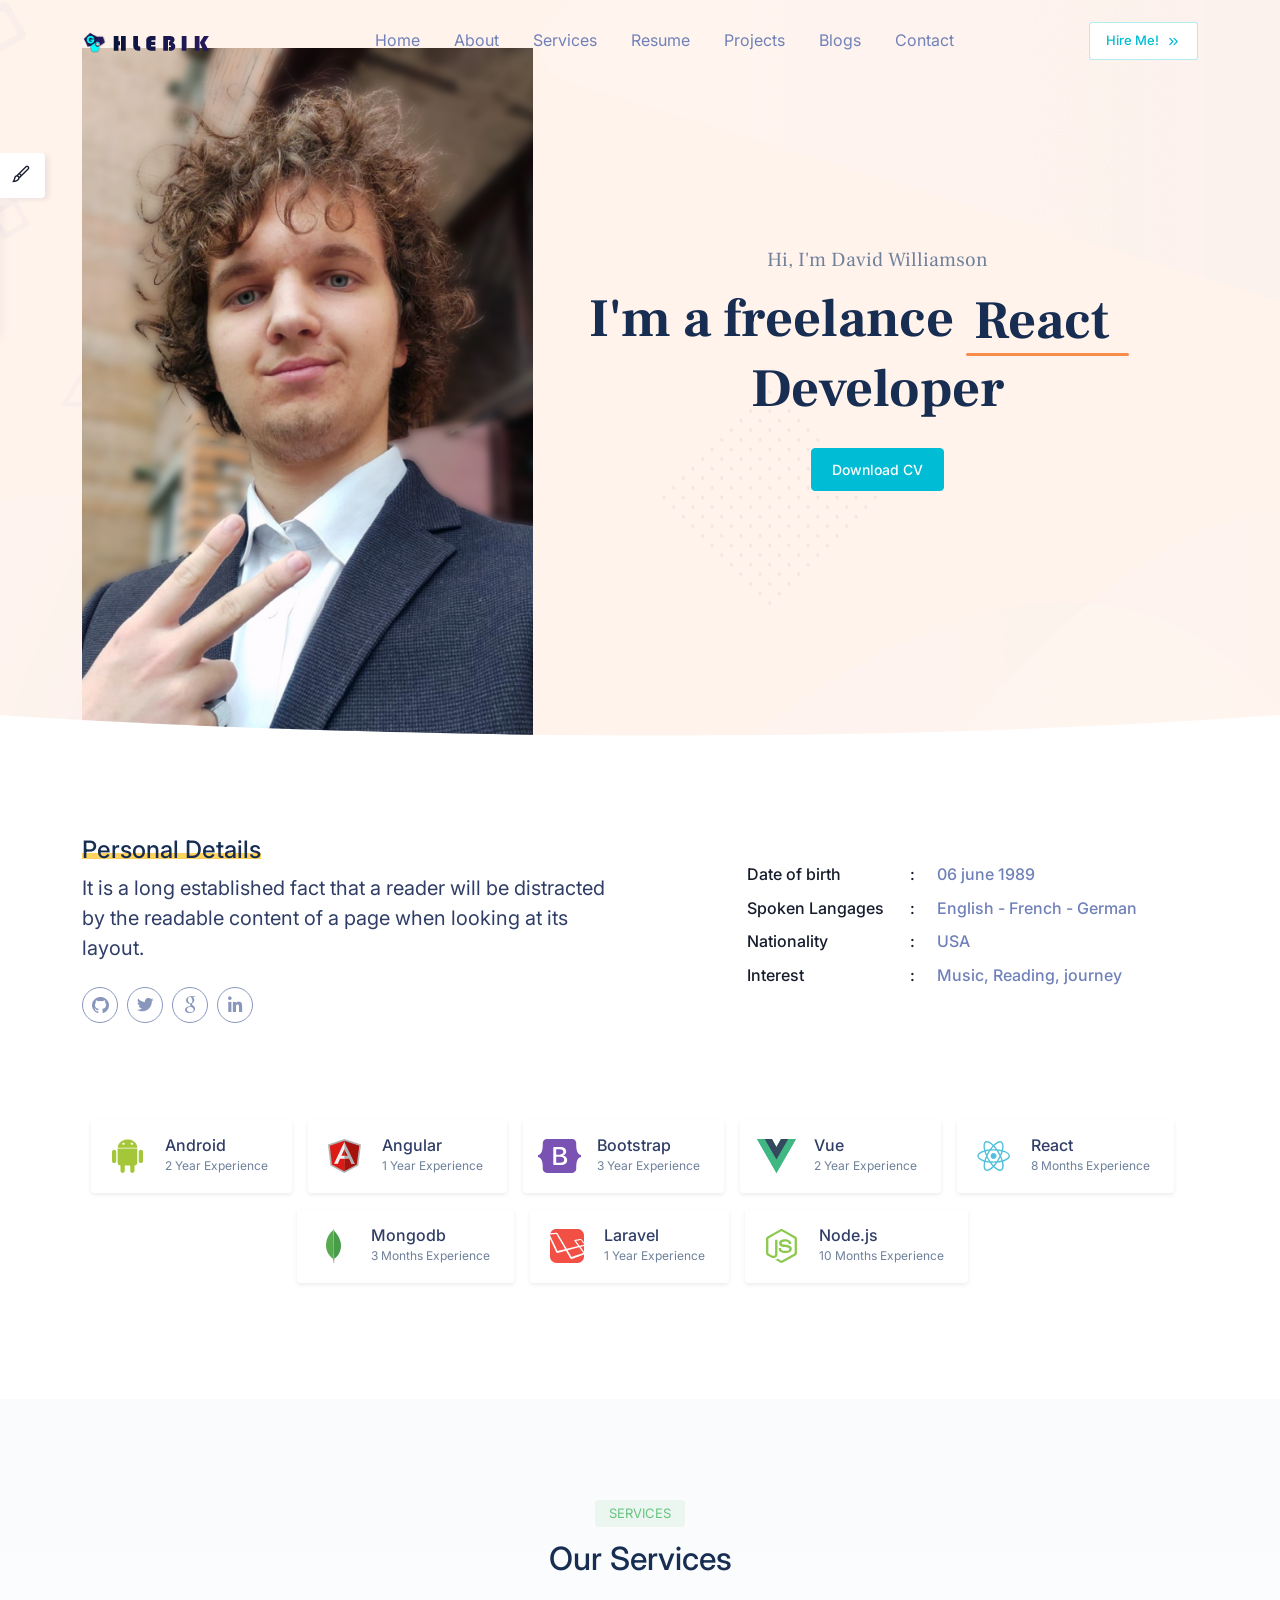
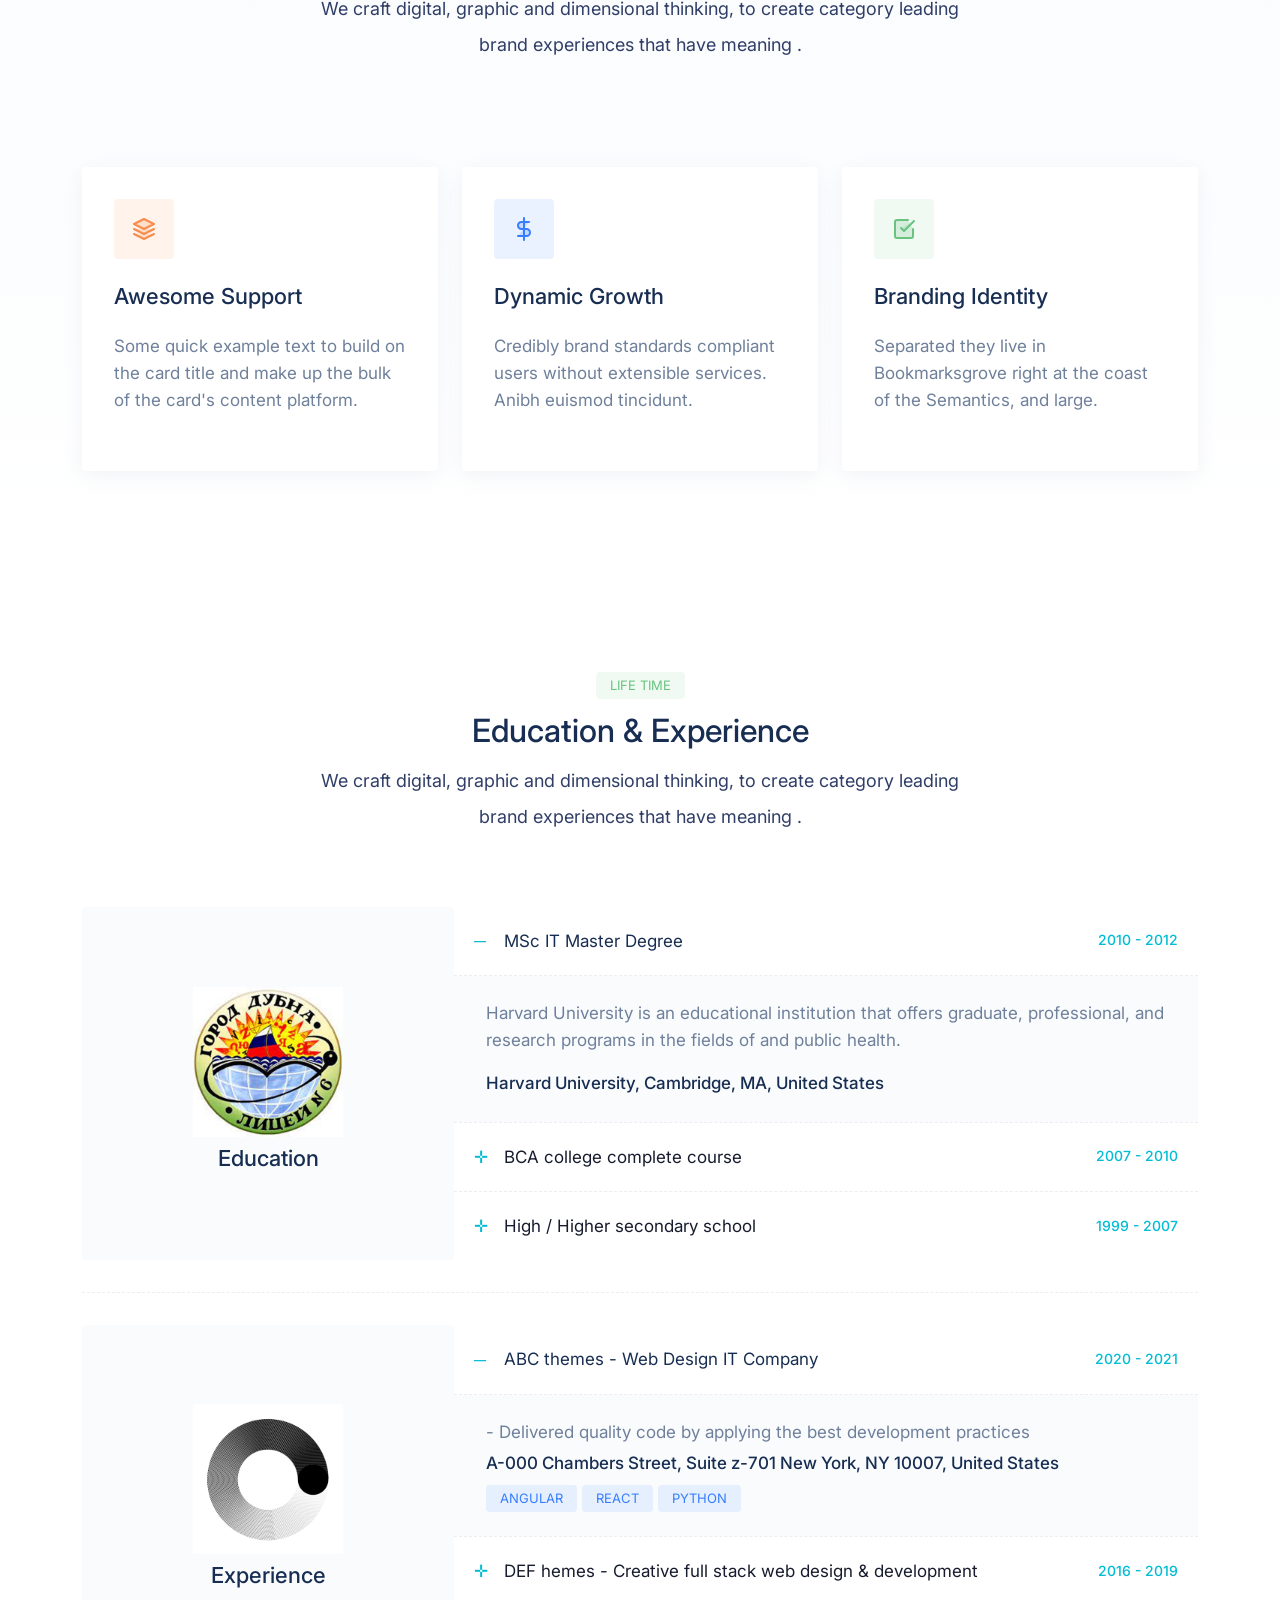
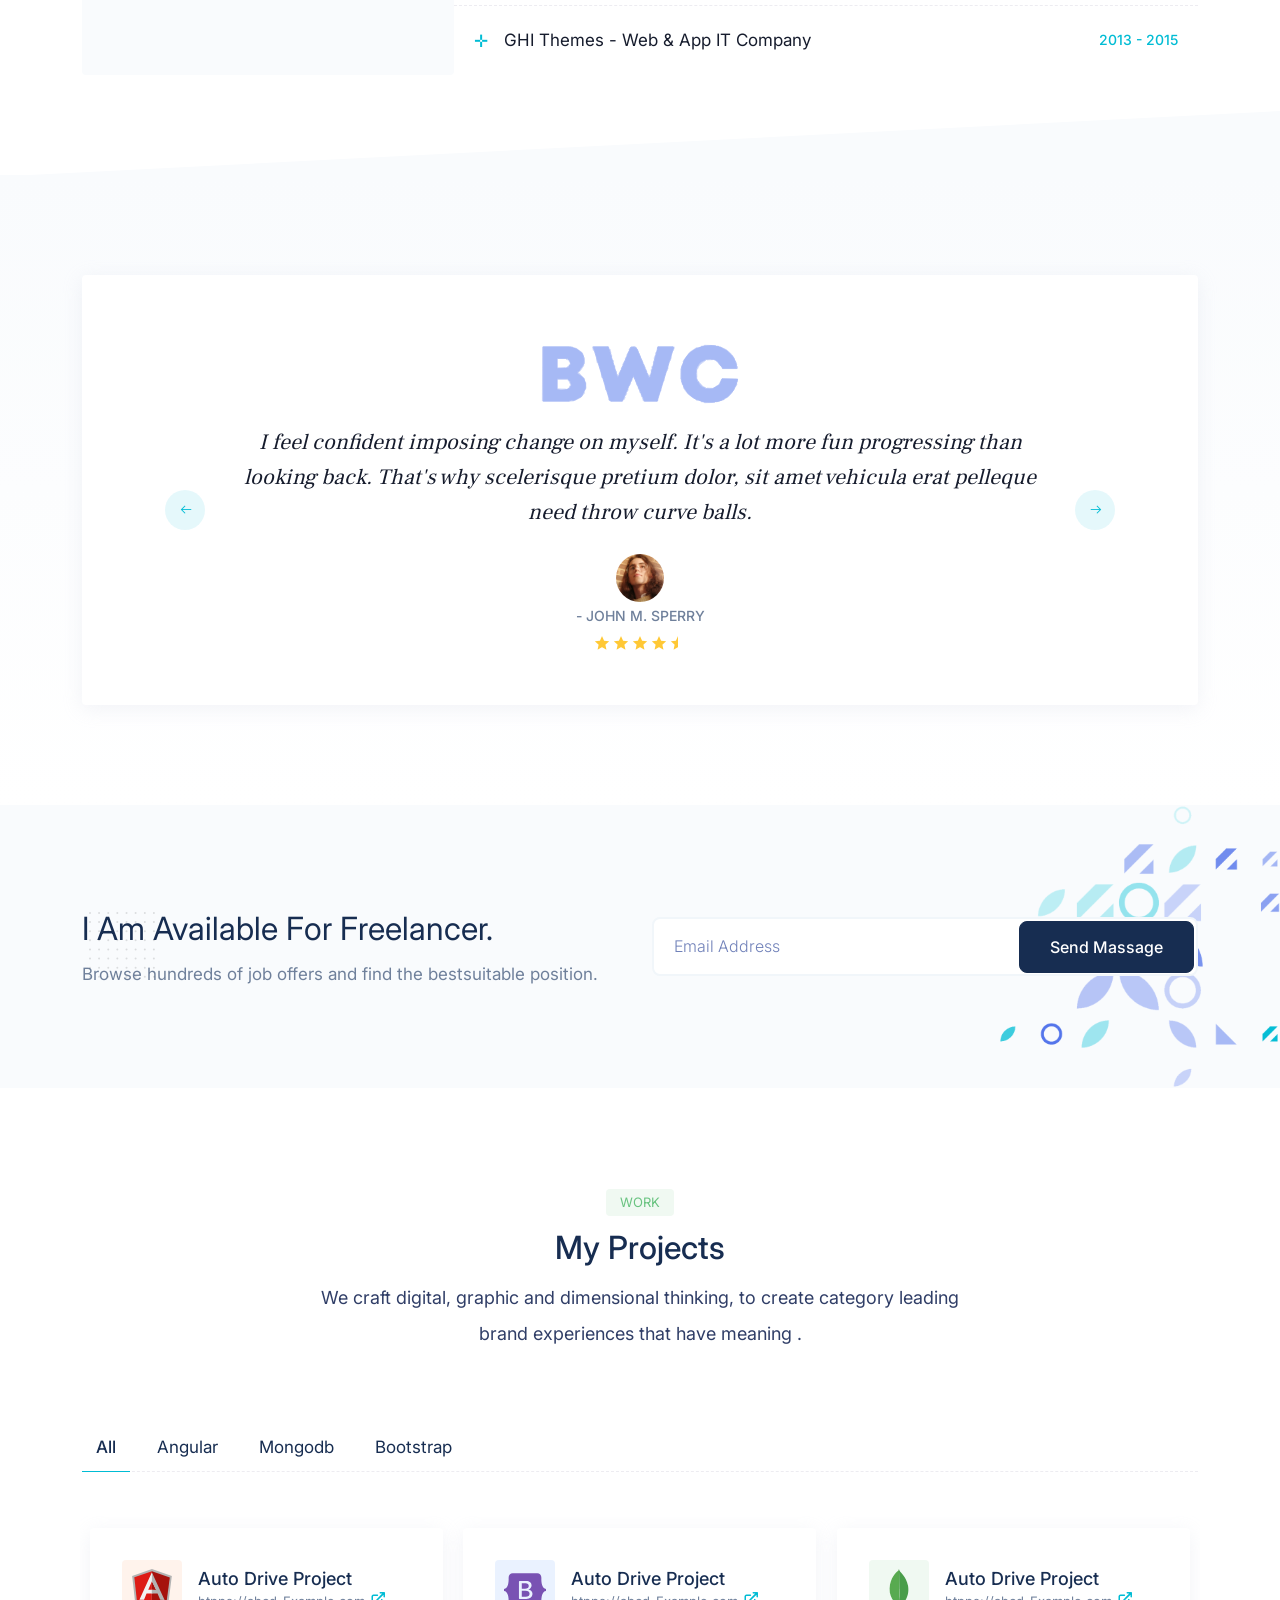
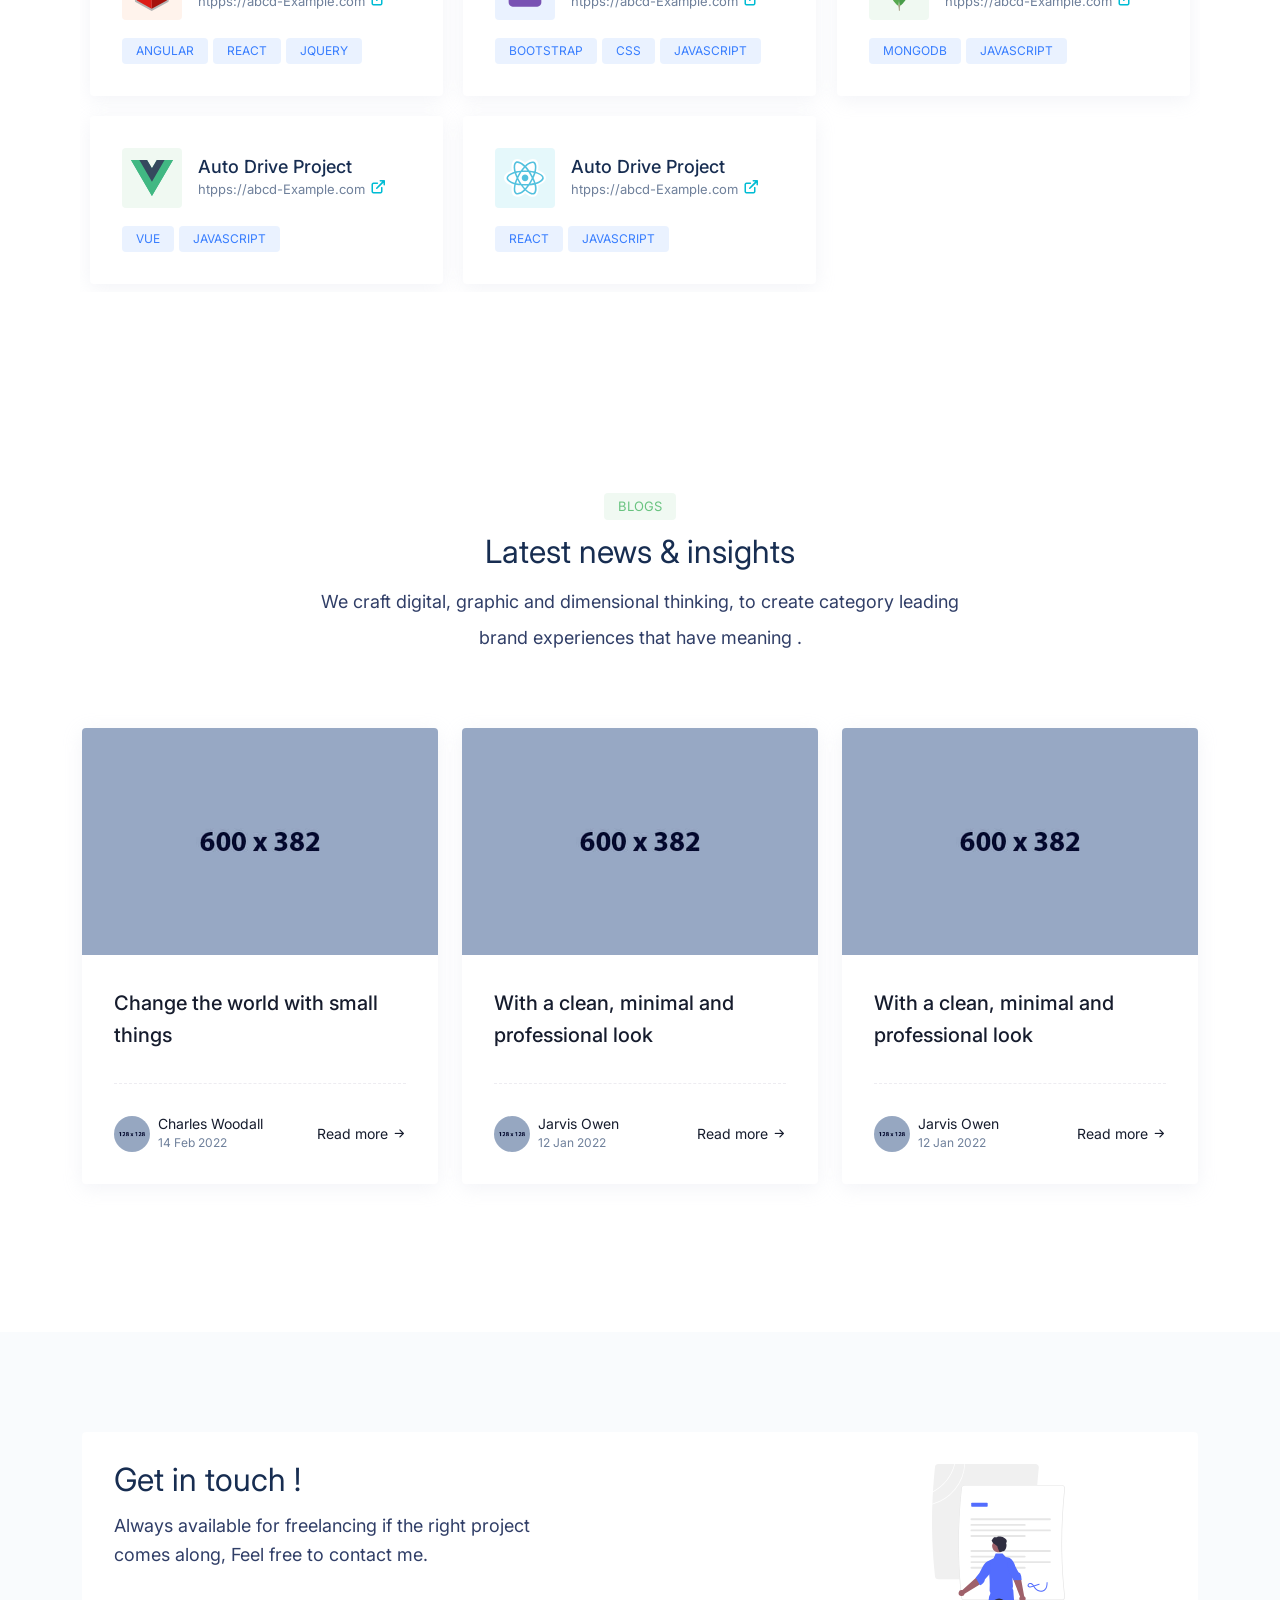
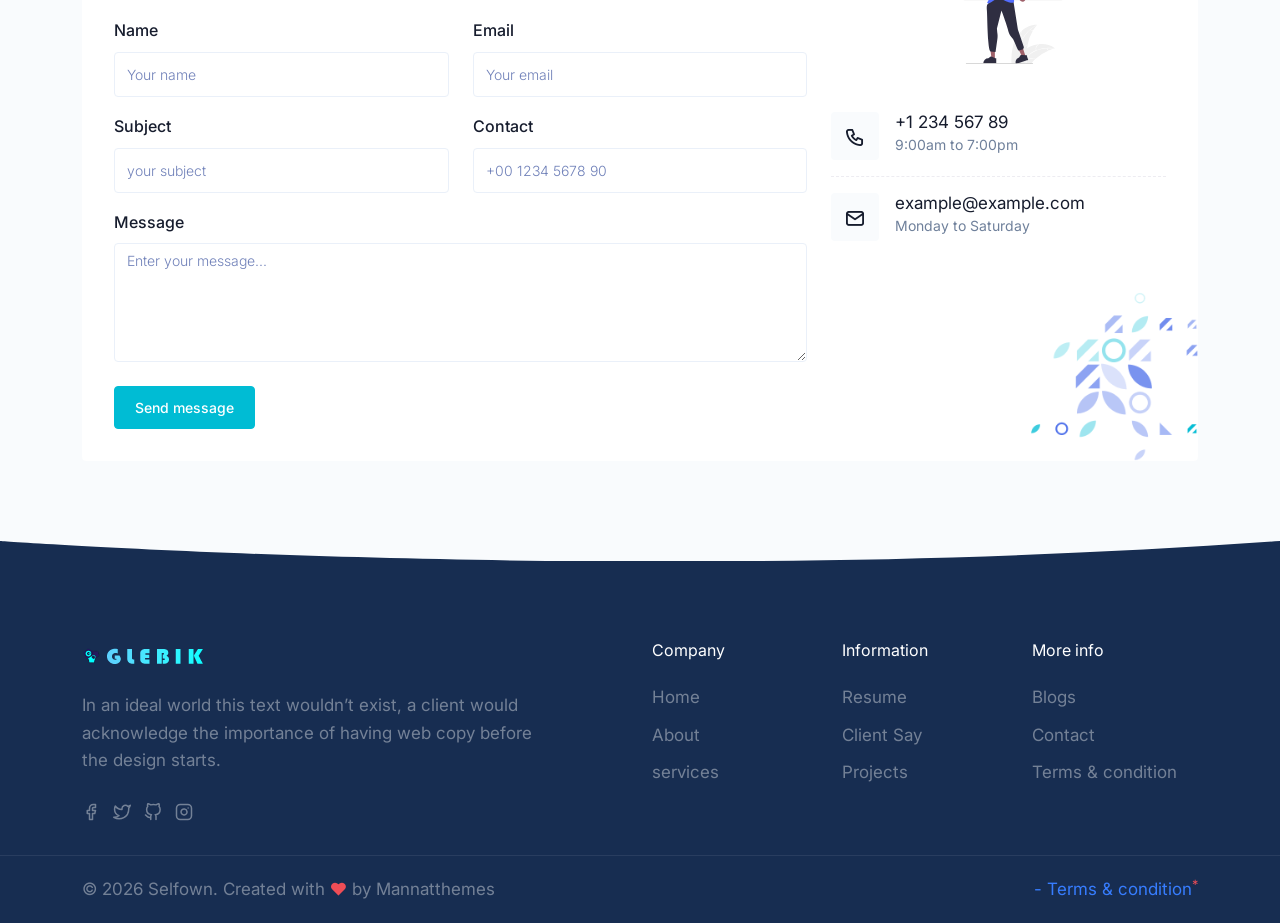
<file: default/index-2.html>
<!DOCTYPE html>
<html lang="en">
    <head>
        <meta charset="utf-8" />
        <title>Selfown - Responsive Personal page</title>
        <meta name="viewport" content="width=device-width, initial-scale=1.0" />
        <meta name="description" content="Premium Bootstrap 5 Template" />
        <meta name="keywords" content="bootstrap 5, premium, marketing, multipurpose" />
        <meta content="Mannatthemes" name="author" />

        <!-- favicon -->
        <link rel="shortcut icon" href="images/favicon.ico" />

        <!-- css -->
        <link href="css/bootstrap.min.css" rel="stylesheet" type="text/css" />
        <link href="css/style.min.css" rel="stylesheet" type="text/css" />

        <!-- colors -->
        <link href="css/colors/default.css" rel="stylesheet" type="text/css" id="color-opt" />
    </head>

    <body data-bs-spy="scroll" data-bs-target=".navbar" data-bs-offset="80" >
        <!-- start navbar -->
        <nav class="navbar navbar-expand-lg fixed-top sticky" id="navbar">
            <div class="container">
                <a href="index-2.html" class="navbar-brand">
                    <img src="images/logo-sm.png" class="logo-sm" alt="" height="24" />
                    <img src="images/logo-light.png" class="logo-light" alt="" height="16" />
                    <img src="images/logo-dark.png" class="logo-dark" alt="" height="16" />
                </a><!--end navbar-brand-->
                <a href="javascript:void(0)" class="navbar-toggler" data-bs-toggle="collapse" data-bs-target="#navbarNav" aria-controls="navbarNav" aria-expanded="false" aria-label="Toggle navigation">
                    <span class="navbar-toggle-icon"><i data-feather="menu"></i></span>
                </a><!--end navbar-toggler-->

                <div class="collapse navbar-collapse" id="navbarNav">
                    <ul class="navbar-nav mx-auto navbar-center mt-lg-0 mt-2">
                        <li class="nav-item">
                            <a class="nav-link active" href="index.html">Home</a>
                        </li><!--end nav-item-->
                        <li class="nav-item">
                            <a class="nav-link" href="about.html">About</a>
                        </li><!--end nav-item-->
                        <li class="nav-item">
                            <a class="nav-link" href="services.html">Services</a>
                        </li><!--end nav-item-->                        
                        <li class="nav-item">
                            <a class="nav-link" href="resume.html">Resume</a>
                        </li><!--end nav-item-->
                        <li class="nav-item">
                            <a class="nav-link" href="projects.html">Projects</a>
                        </li><!--end nav-item-->
                        <li class="nav-item">
                            <a class="nav-link" href="blogs.html">Blogs</a>
                        </li><!--end nav-item-->
                        <li class="nav-item">
                            <a class="nav-link" href="contact.html">Contact</a>
                        </li><!--end nav-item-->
                    </ul><!--end navbar-nav-->
                    <a href="#" class="btn btn-sm nav-btn text-primary mb-4 mb-lg-0">Hire Me! <i class="icon-xxs ms-1" data-feather="chevrons-right"></i></a>
                </div><!-- end #navbarNav -->
            </div><!-- end container -->
        </nav>
        <!-- end navbar -->

        <!-- start hero -->
        <section class="hero-one position-relative main-bg" id="home"  style="background-image: url(images/personal/main-bg.png); background-size: cover; background-position: center center;">
            <div class="container">
                <div class="row align-items-center justify-content-center">
                    
                    <div class="col-lg-5  mx-auto mt-5"> 
                        <img src="images/personal/1.png" alt="" class="img-fluid ml-lg-5">
                    </div><!--end col--> 
                    <div class="col-lg-7 text-center px-0 px-xl-4 mt-5 mt-lg-0 pt-5 pt-lg-0">
                        <h5 class="d-inline-block py-1 px-3 rounded text-muted font-secondary">Hi, I'm David Williamson</h5>
                        <h1 class="hero-title mb-4 font-secondary fo">I'm a freelance 
                            <div class="position-relative d-inline-block" style="margin-bottom: -20px;" data-delay="2200" data-words>
								&nbsp;
								<span class="text-anim-items">
									<span class="text-anim-item px-2"><span>React</span></span>
									<span class="text-anim-item px-2"><span>Flutter </span></span>
									<span class="text-anim-item px-2"><span>Python</span></span>
								</span>
								<span class="anim-line bg-orange"></span>
							</span>
                        </div> 
                            Developer
                        </h1>   
                        <span class="wrap"></span>                     
                        <div class="mb-5 mb-lg-0">                           
                            <div class="d-inline-block">
                                <a href="#" class="btn btn-primary">Download CV</a>
                            </div>
                        </div>
                    </div><!--end col-->                  
                </div><!--end row-->             
            </div><!-- end container -->
        </section>
        <!-- end hero -->
        <div class="position-relative">
            <div class="shape overflow-hidden text-white">
                <svg viewBox="0 0 2880 48" fill="none" xmlns="http://www.w3.org/2000/svg">
                    <path d="M0 48H1437.5H2880V0H2160C1442.5 52 720 0 720 0H0V48Z" fill="currentColor"></path>
                </svg>
            </div>
        </div>
        <!-- start about -->
        <section class="section" id="about">
            <div class="container">
                <div class="row align-items-center">                
                    <div class="col-lg-6 align-self-center">
                        <h5 class="fs-24 text-dark fw-medium"><mark>Personal Details</mark></h5>       
                        <h4 class="fw-normal lh-base text-gray-700 mb-4 fs-20">It is a long established fact 
                            that a reader will be distracted by the readable content of a page when looking at its layout. 
                        </h4>
                        <div class="social">
                            <a href="#">
                                <i class="lab la-github github me-1"></i>
                            </a>
                            <a href="#">
                                <i class="lab la-twitter twitter me-1"></i>
                            </a>
                            <a href="#">
                                <i class="lab la-google google me-1"></i>
                            </a>
                            <a href="#">
                                <i class="lab la-linkedin-in linkedin me-1"></i>
                            </a>
                        </div>
                    </div><!--end col--> 
                    <div class="col-lg-5 ms-auto align-self-center">
                        <div class="mb-5 mb-lg-0">
                            <p class="mb-2">
                                <span class="personal-detail-title">Date of birth</span> 
                                <span class="personal-detail-info">06 june 1989</span>
                            </p>
                            <p class="mb-2">
                                <span class="personal-detail-title">Spoken Langages</span> 
                                <span class="personal-detail-info">English - French - German</span>
                            </p>
                            <p class="mb-2">
                                <span class="personal-detail-title">Nationality</span> 
                                <span class="personal-detail-info">USA</span>
                            </p>
                            <p class="mb-2">
                                <span class="personal-detail-title">Interest</span> 
                                <span class="personal-detail-info">Music, Reading, journey</span>
                            </p>
                        </div>
                    </div><!--end col-->
                    <div class="col-12 mt-5">
                        <div class="d-flex flex-wrap justify-content-center  mt-4 mt-md-5">
                            <div class="mx-3 ms-sm-0 ms-sm-0 mb-3 card-bg rounded p-1 pe-3 p-md-3 pe-md-4 shadow-sm">
                                <div class="d-flex align-items-center">
                                    <div class="thumb-md d-flex flex-wrap justify-content-center align-items-center">
                                        <img src="images/logos/android.svg" alt="" class="" height="34">
                                    </div>
                                    <div class="ms-3">
                                        <h6 class="mb-0 fw-medium text-gray-700">Android</h6>
                                        <p class="text-muted mb-0 fs-12">2 Year Experience</p>
                                    </div>
                                </div>                           
                            </div><!--/div-->
                            <div class="mx-3 ms-sm-0 ms-sm-0 mb-3 card-bg rounded p-1 pe-3 p-md-3 pe-md-4 shadow-sm">
                                <div class="d-flex align-items-center">
                                    <div class="thumb-md d-flex flex-wrap justify-content-center align-items-center">
                                        <img src="images/logos/Angular.svg" alt="" class="" height="34">
                                    </div>
                                    <div class="ms-3">
                                        <h6 class="mb-0 fw-medium text-gray-700">Angular</h6>
                                        <p class="text-muted mb-0 fs-12">1 Year Experience</p>
                                    </div>
                                </div>                           
                            </div><!--/div-->
                            <div class="mx-3 ms-sm-0 ms-sm-0 mb-3 card-bg rounded p-1 pe-3 p-md-3 pe-md-4 shadow-sm">
                                <div class="d-flex align-items-center">
                                    <div class="thumb-md d-flex flex-wrap justify-content-center align-items-center">
                                        <img src="images/logos/bootstrap.svg" alt="" class="" height="34">
                                    </div>
                                    <div class="ms-3">
                                        <h6 class="mb-0 fw-medium text-gray-700">Bootstrap</h6>
                                        <p class="text-muted mb-0 fs-12">3 Year Experience</p>
                                    </div>
                                </div>                           
                            </div><!--/div-->
                            <div class="mx-3 ms-sm-0 ms-sm-0 mb-3 card-bg rounded p-1 pe-3 p-md-3 pe-md-4 shadow-sm">
                                <div class="d-flex align-items-center">
                                    <div class="thumb-md d-flex flex-wrap justify-content-center align-items-center">
                                        <img src="images/logos/vue.svg" alt="" class="" height="34">
                                    </div>
                                    <div class="ms-3">
                                        <h6 class="mb-0 fw-medium text-gray-700">Vue</h6>
                                        <p class="text-muted mb-0 fs-12">2 Year Experience</p>
                                    </div>
                                </div>                           
                            </div><!--/div-->
                            <div class="mx-3 ms-sm-0 ms-sm-0 mb-3 card-bg rounded p-1 pe-3 p-md-3 pe-md-4 shadow-sm">
                                <div class="d-flex align-items-center">
                                    <div class="thumb-md d-flex flex-wrap justify-content-center align-items-center">
                                        <img src="images/logos/react.svg" alt="" class="" height="34">
                                    </div>
                                    <div class="ms-3">
                                        <h6 class="mb-0 fw-medium text-gray-700">React</h6>
                                        <p class="text-muted mb-0 fs-12">8 Months Experience</p>
                                    </div>
                                </div>                           
                            </div><!--/div-->
                            <div class="mx-3 ms-sm-0 ms-sm-0 mb-3 card-bg rounded p-1 pe-3 p-md-3 pe-md-4 shadow-sm">
                                <div class="d-flex align-items-center">
                                    <div class="thumb-md d-flex flex-wrap justify-content-center align-items-center">
                                        <img src="images/logos/mongodb.svg" alt="" class="" height="34">
                                    </div>
                                    <div class="ms-3">
                                        <h6 class="mb-0 fw-medium text-gray-700">Mongodb</h6>
                                        <p class="text-muted mb-0 fs-12">3 Months Experience</p>
                                    </div>
                                </div>                           
                            </div><!--/div-->
                            <div class="mx-3 ms-sm-0 ms-sm-0 mb-3 card-bg rounded p-1 pe-3 p-md-3 pe-md-4 shadow-sm">
                                <div class="d-flex align-items-center">
                                    <div class="thumb-md d-flex flex-wrap justify-content-center align-items-center">
                                        <img src="images/logos/laravel.svg" alt="" class="" height="34">
                                    </div>
                                    <div class="ms-3">
                                        <h6 class="mb-0 fw-medium text-gray-700">Laravel</h6>
                                        <p class="text-muted mb-0 fs-12">1 Year Experience</p>
                                    </div>
                                </div>                           
                            </div><!--/div-->
                            <div class="mx-3 ms-sm-0 ms-sm-0 mb-3 card-bg rounded p-1 pe-3 p-md-3 pe-md-4 shadow-sm">
                                <div class="d-flex align-items-center">
                                    <div class="thumb-md d-flex flex-wrap justify-content-center align-items-center">
                                        <img src="images/logos/nodejs-icon.svg" alt="" class="" height="34">
                                    </div>
                                    <div class="ms-3">
                                        <h6 class="mb-0 fw-medium text-gray-700">Node.js</h6>
                                        <p class="text-muted mb-0 fs-12">10 Months Experience</p>
                                    </div>
                                </div>                           
                            </div><!--/div-->
                        </div><!-- End div -->
                    </div><!-- End Col -->
                </div><!--end row--> 
            </div><!-- end container -->
        </section>
        <!-- end about -->
        <!-- start services -->
        <section class="section bg-gradient-light-white" id="services">
            <div class="container">                
                <div class="row justify-content-center mb-4">
                    <div class="col-12 col-md-10 col-lg-7 text-center">
                        <span class="badge badge-lg rounded bg-soft-alt-success fw-normal fs-13 text-uppercase">Services</span>
                        <h2 class="fs-2 fw-medium lh-1 text-dark my-3">Our Services</h2>
                        <p class="text-gray-700 fs-18 fs-lg mb-4 mb-md-5 lh-lg">
                            We craft digital, graphic and dimensional thinking, to create category leading brand experiences that have meaning .
                        </p>
                    </div><!--end col-->
                </div><!--end row-->
                <div class="row">
                    <div class="col-lg-4 col-md-6 mt-4 pt-2">
                        <div class="card rounded shadow border-0">
                            <div class="card-body p-4 m-2">
                                <div class="bg-soft-alt-orange d-flex justify-content-center align-items-center thumb-xl  rounded">
                                    <i data-feather="layers" class="align-self-center svg-orange icon-md"></i>  
                                </div>
                                <h5 class="text-dark fs-22 fw-medium my-4">Awesome Support</h5>
                                <p class="text-muted pb-4">Some quick example text to build on the card title and make up the bulk of the card's content platform.</p>
                            </div><!-- end card-body -->
                        </div><!-- end card -->
                    </div><!-- end col -->
                    <div class="col-lg-4 col-md-6 mt-4 pt-2">
                        <div class="card rounded shadow  border-0">
                            <div class="card-body p-4 m-2">
                                <div class="bg-soft-alt-info d-flex justify-content-center align-items-center thumb-xl  rounded">
                                    <i data-feather="dollar-sign" class="align-self-center svg-info icon-md"></i>  
                                </div>
                                <h5 class="text-dark fs-22 fw-medium my-4">Dynamic Growth</h5>
                                <p class="text-muted pb-4">Credibly brand standards compliant users without extensible services. Anibh euismod tincidunt.</p>
                            </div><!-- end card-body -->
                        </div><!-- end card -->
                    </div><!-- end col -->
                    <div class="col-lg-4 col-md-6 mt-4 pt-2">
                        <div class="card rounded shadow  border-0">
                            <div class="card-body p-4 m-2">
                                <div class="bg-soft-alt-success d-flex justify-content-center align-items-center thumb-xl  rounded">
                                    <i data-feather="check-square" class="align-self-center svg-success icon-md"></i>  
                                </div>
                                <h5 class="text-dark fs-22 fw-medium my-4">Branding Identity</h5>
                                <p class="text-muted pb-4">Separated they live in Bookmarksgrove right at the coast of the Semantics, and large.</p>
                            </div><!-- end card-body -->
                        </div><!-- end card -->
                    </div><!-- end col -->
                </div><!-- end row -->
            </div><!-- end container -->
        </section>
        <!-- end services -->

        
        <!-- start resume -->
        <section class="section" id="resume">
            <div class="container">                
                <div class="row justify-content-center mb-4">
                    <div class="col-12 col-md-10 col-lg-7 text-center">
                        <span class="badge badge-lg rounded bg-soft-alt-success fw-normal fs-13 text-uppercase">Life Time</span>
                        <h2 class="fs-2 fw-medium lh-1 text-dark my-3">Education & Experience</h2>
                        <p class="text-gray-700 fs-18 fs-lg mb-4 mb-md-5 lh-lg">
                            We craft digital, graphic and dimensional thinking, to create category leading brand experiences that have meaning .
                        </p>
                    </div><!--end col-->
                </div><!--end row-->
                <div class="row">
                    <div class="col-12">
                        <div class="row g-0">
                            <div class="col-lg-4 col-md-6">
                                <div class="card rounded bg-light h-100 border-0">
                                    <div class="card-body d-flex justify-content-center align-items-center">
                                        <div class="mx-auto text-center">
                                            <img src="images/personal/school.png" alt="" class="vector-dark" height="150">
                                            <img src="images/personal/school-light.png" alt="" class="vector-light" height="150">
                                            <h5 class="text-dark fs-22 fw-medium my-2">Education</h5>     
                                        </div>                          
                                    </div><!-- end card-body -->
                                </div><!-- end card -->
                            </div><!-- end col -->
                            <div class="col-lg-8 col-md-6">
                                <div class="card rounded bg-white  h-100 border-0">
                                    <div class="card-body p-0">
                                        <div class="accordion accordion-flush" id="Education_accordion">
                                            <div class="accordion-item">
                                                <h2 class="accordion-header" id="prime">
                                                    <button class="accordion-button" type="button" data-bs-toggle="collapse" data-bs-target="#Education_one" aria-expanded="false">                                                        
                                                        MSc IT Master Degree
                                                        <span class="fw-medium text-primary ms-auto fs-14">2010 - 2012</span>
                                                    </button>
                                                </h2>
                                                <div id="Education_one" class="accordion-collapse collapse show" aria-labelledby="prime" data-bs-parent="#Education_accordion">
                                                    <div class="accordion-body">
                                                        <p class="text-muted mb-3">Harvard University is an educational institution that offers graduate, 
                                                            professional, and research programs 
                                                            in the fields of and public health.
                                                        </p>
                                                        <p class="fw-medium">Harvard University, Cambridge, MA, United States</p>
                                                    </div>
                                                </div>
                                            </div><!--end accordion-item-->
                                            <div class="accordion-item">
                                                <h2 class="accordion-header" id="second">
                                                    <button class="accordion-button collapsed" type="button" data-bs-toggle="collapse" data-bs-target="#Education_two" aria-expanded="false">
                                                    BCA college complete course
                                                    <span class="fw-medium text-primary ms-auto fs-14">2007 - 2010</span>
                                                    </button>
                                                </h2>
                                                <div id="Education_two" class="accordion-collapse collapse" aria-labelledby="second" data-bs-parent="#Education_accordion">
                                                    <div class="accordion-body">
                                                        <p class="text-muted mb-3">Columbia University is an educational institution that offers graduate, 
                                                            professional, and research programs 
                                                            in the fields of and public health.
                                                        </p>
                                                        <p class="fw-medium">Columbia University, New York, NY, United States</p>
                                                    </div>
                                                </div>
                                            </div><!--end accordion-item-->
                                            <div class="accordion-item">
                                                <h2 class="accordion-header" id="higher">
                                                    <button class="accordion-button collapsed" type="button" data-bs-toggle="collapse" data-bs-target="#Education_three" aria-expanded="false">
                                                        High / Higher secondary school
                                                    <span class="fw-medium text-primary ms-auto fs-14">1999 - 2007</span>
                                                    </button>
                                                </h2>
                                                <div id="Education_three" class="accordion-collapse collapse" aria-labelledby="higher" data-bs-parent="#Education_accordion">
                                                    <div class="accordion-body">
                                                        <p class="text-muted mb-3">Princeton University is an educational institution that offers graduate, 
                                                            professional, and research programs 
                                                            in the fields of and public health.
                                                        </p>
                                                        <p class="fw-medium">Princeton University, Princeton, NJ, United States</p>
                                                    </div>
                                                </div>
                                            </div><!--end accordion-item-->
                                        </div><!--end accordion-->
                                    </div><!-- end card-body -->
                                </div><!-- end card -->
                            </div><!-- end col -->                            
                        </div><!-- end row -->
                        <hr class="hr-dashed">
                        <div class="row g-0">
                            <div class="col-lg-4 col-md-6">
                                <div class="card rounded bg-light h-100 border-0">
                                    <div class="card-body d-flex justify-content-center align-items-center">
                                        <div class="mx-auto text-center">
                                            <img src="images/personal/job.png" alt="" class="vector-dark" height="150">
                                            <img src="images/personal/job-light.png" alt="" class="vector-light" height="150">
                                            <h5 class="text-dark fs-22 fw-medium my-2">Experience</h5>     
                                        </div>                          
                                    </div><!-- end card-body -->
                                </div><!-- end card -->
                            </div><!-- end col -->
                            <div class="col-lg-8 col-md-6">
                                <div class="card rounded bg-white  h-100 border-0">
                                    <div class="card-body p-0">
                                        <div class="accordion accordion-flush" id="Experience_accordion">
                                            <div class="accordion-item">
                                                <h2 class="accordion-header" id="first-co">
                                                    <button class="accordion-button" type="button" data-bs-toggle="collapse" data-bs-target="#Experience_one" aria-expanded="false">
                                                        ABC themes - Web Design IT Company
                                                        <span class="fw-medium text-primary ms-auto fs-14">2020 - 2021</span>
                                                    </button>
                                                </h2>
                                                <div id="Experience_one" class="accordion-collapse collapse show" aria-labelledby="first-co" data-bs-parent="#Experience_accordion">
                                                    <div class="accordion-body">
                                                        <p class="text-muted mb-1">- Delivered quality code by applying the best development practices</p>
                                                        <p class="fw-medium">A-000 Chambers Street, Suite z-701 New York, NY 10007, United States</p>
                                                        <span class="badge badge-lg rounded bg-soft-alt-info fw-normal fs-13 text-uppercase mt-2">Angular</span>
                                                        <span class="badge badge-lg rounded bg-soft-alt-info fw-normal fs-13 text-uppercase mt-2">React</span>
                                                        <span class="badge badge-lg rounded bg-soft-alt-info fw-normal fs-13 text-uppercase mt-2">Python</span>
                                                    </div>
                                                </div>
                                            </div><!--end accordion-item-->
                                            <div class="accordion-item">
                                                <h2 class="accordion-header" id="second-co">
                                                    <button class="accordion-button collapsed" type="button" data-bs-toggle="collapse" data-bs-target="#Experience_two" aria-expanded="false">
                                                    DEF hemes - Creative full stack web design & development
                                                    <span class="fw-medium text-primary ms-auto fs-14">2016 - 2019</span>
                                                    </button>
                                                </h2>
                                                <div id="Experience_two" class="accordion-collapse collapse" aria-labelledby="second-co" data-bs-parent="#Experience_accordion">
                                                    <div class="accordion-body">
                                                        <p class="text-muted mb-1">- Delivered quality code by applying the best development practices</p>
                                                        <p class="fw-medium">A-000 Chambers Street, Suite z-701 New York, NY 10007, United States</p>
                                                        <span class="badge badge-lg rounded bg-soft-alt-info fw-normal fs-13 text-uppercase mt-2">Laravel</span>
                                                        <span class="badge badge-lg rounded bg-soft-alt-info fw-normal fs-13 text-uppercase mt-2">Bootstrap</span>
                                                        <span class="badge badge-lg rounded bg-soft-alt-info fw-normal fs-13 text-uppercase mt-2">javascript</span>
                                                    </div>
                                                </div>
                                            </div><!--end accordion-item-->
                                            <div class="accordion-item">
                                                <h2 class="accordion-header" id="third-co">
                                                    <button class="accordion-button collapsed" type="button" data-bs-toggle="collapse" data-bs-target="#Experience_three" aria-expanded="false">
                                                      GHI  Themes - Web & App IT Company
                                                    <span class="fw-medium text-primary ms-auto fs-14">2013 - 2015</span>
                                                    </button>
                                                </h2>
                                                <div id="Experience_three" class="accordion-collapse collapse" aria-labelledby="third-co" data-bs-parent="#Experience_accordion">
                                                    <div class="accordion-body">
                                                        <p class="text-muted mb-1">- Delivered quality code by applying the best development practices</p>
                                                        <p class="fw-medium">A-000 Chambers Street, Suite z-701 New York, NY 10007, United States</p>
                                                        <span class="badge badge-lg rounded bg-soft-alt-info fw-normal fs-13 text-uppercase mt-2">Node.js</span>
                                                        <span class="badge badge-lg rounded bg-soft-alt-info fw-normal fs-13 text-uppercase mt-2">Php.net</span>
                                                        <span class="badge badge-lg rounded bg-soft-alt-info fw-normal fs-13 text-uppercase mt-2">Django</span>
                                                    </div>
                                                </div>
                                            </div><!--end accordion-item-->
                                        </div><!--end accordion-->
                                    </div><!-- end card-body -->
                                </div><!-- end card -->
                            </div><!-- end col -->
                        </div><!--end row-->
                    </div><!-- end col -->
                </div><!-- end row -->
            </div><!-- end container -->
        </section>
        <!-- end resume -->
        
        <div class="position-relative"> 
            <div class="shape overflow-hidden text-light"> 
                <svg viewBox="0 0 2880 150" fill="none" xmlns="http://www.w3.org/2000/svg"> <path d="M110 105L2160 0H2880V150H0V105H110Z" fill="currentColor"></path> </svg>
            </div>
        </div>
        <!--what client says -->
        <section class="section bg-gradient-light-white" id="review">
            <div class="container">  
                <div class="row">
                    <div class="col-lg-12 mx-auto">                       
                        <div class="card rounded shadow ">                            
                            <div class="client-carousel">
                                <div class="row align-items-center">
                                    <div class="col-lg-10 p-5 mx-auto">                                        
                                        <div class="client-carousel">
                                            <div id="demo" class="carousel carousel-dark slide" data-bs-ride="carousel" data-bs-wrap="true">                                            
                                                <div class="carousel-inner">
                                                    <div class="carousel-item text-center active" data-bs-interval="4000">
                                                        <img src="images/logos/logo-1.svg" alt="" class="my-3" height="70">
                                                        <p class="font-secondary fs-22 fst-italic mb-4 px-4">                                                    
                                                            I feel confident imposing change on myself. 
                                                            It's a lot more fun progressing than looking back. 
                                                            That's why scelerisque pretium dolor, 
                                                            sit amet vehicula erat pelleque need throw curve balls.                                                    
                                                        </p>
                                                        <img src="images/users/user-3.jpg" alt="" class="thumb-lg rounded-circle d-block mx-auto">
                                                        <span class="text-uppercase text-muted fs-14 fw-medium">- John M. Sperry</span>
                                                        <ul class="list-inline mb-0 align-self-center">
                                                            <li class="list-inline-item"><i class="la la-star text-warning fs-16"></i></li>
                                                            <li class="list-inline-item"><i class="la la-star text-warning fs-16 ms-n2"></i></li>
                                                            <li class="list-inline-item"><i class="la la-star text-warning fs-16 ms-n2"></i></li>
                                                            <li class="list-inline-item"><i class="la la-star text-warning fs-16 ms-n2"></i></li>
                                                            <li class="list-inline-item"><i class="la la-star-half-o text-warning fs-16 ms-n2"></i></li>
                                                        </ul>
                                                    </div>
                                                    <div class="carousel-item text-center" data-bs-interval="4000">
                                                        <img src="images/logos/logo-3.svg" alt="" class="my-3" height="70">
                                                        <p class="font-secondary fs-22 fst-italic mb-4 px-4">                                                    
                                                            I feel confident imposing change on myself. 
                                                            It's a lot more fun progressing than looking back. 
                                                            That's why scelerisque pretium dolor, 
                                                            sit amet vehicula erat pelleque need throw curve balls.                                                    
                                                        </p>
                                                        <img src="images/users/user-5.jpg" alt="" class="thumb-lg rounded-circle d-block mx-auto">
                                                        <span class="text-uppercase text-muted fs-14 fw-medium">- Larry J. Akins</span>
                                                        <ul class="list-inline mb-0 align-self-center">
                                                            <li class="list-inline-item"><i class="la la-star text-warning fs-16"></i></li>
                                                            <li class="list-inline-item"><i class="la la-star text-warning fs-16 ms-n2"></i></li>
                                                            <li class="list-inline-item"><i class="la la-star text-warning fs-16 ms-n2"></i></li>
                                                            <li class="list-inline-item"><i class="la la-star text-warning fs-16 ms-n2"></i></li>
                                                            <li class="list-inline-item"><i class="la la-star-half-o text-warning fs-16 ms-n2"></i></li>
                                                        </ul>
                                                    </div>
                                                </div>                                            
                                            </div> 
                                            <button class="carousel-control-prev" type="button" data-bs-target="#demo" data-bs-slide="prev">
                                                <span class="carousel-control-prev-icon"></span>
                                            </button>
                                            <button class="carousel-control-next" type="button" data-bs-target="#demo" data-bs-slide="next">
                                                <span class="carousel-control-next-icon"></span>
                                            </button>
                                        </div> <!--end client-carousel-->                                        
                                    </div><!--end col-->                                 
                                </div><!-- end row -->                                 
                             </div><!--end card-body-->
                        </div><!--end card-->
                    </div><!--end col-->            
                </div><!-- end row -->                 
            </div><!-- end container -->
        </section>
        <!-- end what client says -->
        
        <section class="section bg-light cta-pettern" id="cta">
            <div class="container">            
                <div class="row align-items-center">
                    <div class="col-lg-6">
                        <div class="pattern-1 position-absolute">
                            <img src="images/p-1.svg" alt="" class="" height="80">
                        </div>
                        <h2 class="text-dark" style="line-height: 1.5; position: relative;">I Am Available For Freelancer.</h2>
                        <p class="text-muted mb-0">Browse hundreds of job offers and find the bestsuitable position.</p>
                    </div><!--end col--> 
                    <div class="col-lg-6 ml-auto">
                        <div class="cta-search">
                            <form class="position-relative">
                                <input type="email" placeholder="Email Address" required="">
                                <button type="submit" class="btn btn-dark">Send Massage</button>
                            </form>
                        </div>
                    </div><!--end col--> 
                </div><!--end row--> 
            </div><!--end container--> 
        </section>
        <!-- start projects -->
        <section class="section" id="projects">
            <div class="container">                
                <div class="row justify-content-center mb-4">
                    <div class="col-12 col-md-10 col-lg-7 text-center">
                        <span class="badge badge-lg rounded bg-soft-alt-success fw-normal fs-13 text-uppercase">Work</span>
                        <h2 class="fs-2 fw-medium lh-1 text-dark my-3">My Projects</h2>
                        <p class="text-gray-700 fs-18 fs-lg mb-4 mb-md-5 lh-lg">
                            We craft digital, graphic and dimensional thinking, to create category leading brand experiences that have meaning .
                        </p>
                    </div><!--end col-->
                </div><!--end row-->
                <div class="row">                    
                    <div class="col-12 filters-group-wrap">
                        <div class="filters-group mb-5">                            
                            <ul class="mb-0 list-unstyled filter-options filter-tab">
                                <li class="list-inline-item position-relative text-dark active" data-group="all">All</li>
                                <li class="list-inline-item position-relative text-dark" data-group="angular">Angular</li>
                                <li class="list-inline-item position-relative text-dark" data-group="mongodb">Mongodb</li>
                                <li class="list-inline-item position-relative text-dark" data-group="bootstrap">Bootstrap</li>
                            </ul>
                        </div>
                    </div><!--end col-->
                </div><!--end row-->
                <div class="row d-flex  g-1 justify-content-center" id="grid">
                    <div class="col-lg-4 col-md-6 picture-item" data-groups='["angular", "bootstrap"]'>
                        <div class="card rounded shadow border-0 m-2">
                            <div class="card-body p-4 m-2">
                                <div class="media mb-3">
                                    <div class="bg-soft-alt-orange d-flex justify-content-center align-items-center thumb-xl  rounded">
                                        <img src="images/logos/Angular.svg" alt="" class="thumb-md">
                                    </div>
                                    <div class="media-body ms-3 align-self-center">
                                        <h5 class="text-dark fs-18 fw-medium m-0">Auto Drive Project</h5>
                                        <p class="text-muted mb-0 fs-13">htpps://abcd-Example.com <a href=""><i class="ti ti-external-link fs-18 text-primary"></i></a></p>
                                    </div><!--end media-body-->
                                </div><!--end media-->  
                                <span class="badge badge-lg rounded bg-soft-alt-info fw-normal fs-12 text-uppercase">Angular</span>
                                <span class="badge badge-lg rounded bg-soft-alt-info fw-normal fs-12 text-uppercase">React</span>
                                <span class="badge badge-lg rounded bg-soft-alt-info fw-normal fs-12 text-uppercase">Jquery</span>
                            </div><!-- end card-body -->
                        </div><!-- end card -->
                    </div><!-- end col -->
                    <div class="col-lg-4 col-md-6 picture-item" data-groups='["bootstrap"]'>
                        <div class="card rounded shadow border-0 m-2">
                            <div class="card-body p-4 m-2">
                                <div class="media mb-3">
                                    <div class="bg-soft-alt-info d-flex justify-content-center align-items-center thumb-xl  rounded">
                                        <img src="images/logos/bootstrap.svg" alt="" class="thumb-md">
                                    </div>
                                    <div class="media-body ms-3 align-self-center">
                                        <h5 class="text-dark fs-18 fw-medium m-0">Auto Drive Project</h5>
                                        <p class="text-muted mb-0 fs-13">htpps://abcd-Example.com <a href=""><i class="ti ti-external-link fs-18 text-primary"></i></a></p>
                                    </div><!--end media-body-->
                                </div><!--end media-->                             
                                <span class="badge badge-lg rounded bg-soft-alt-info fw-normal fs-12 text-uppercase">Bootstrap</span>
                                <span class="badge badge-lg rounded bg-soft-alt-info fw-normal fs-12 text-uppercase">Css</span>
                                <span class="badge badge-lg rounded bg-soft-alt-info fw-normal fs-12 text-uppercase">Javascript</span>
                            </div><!-- end card-body -->
                        </div><!-- end card -->
                    </div><!-- end col -->
                    <div class="col-lg-4 col-md-6 picture-item" data-groups='["mongodb", "vue", "angular"]'>
                        <div class="card rounded shadow border-0 m-2">
                            <div class="card-body p-4 m-2">
                                <div class="media mb-3">
                                    <div class="bg-soft-alt-success d-flex justify-content-center align-items-center thumb-xl  rounded">
                                        <img src="images/logos/mongodb.svg" alt="" class="thumb-md">
                                    </div>
                                    <div class="media-body ms-3 align-self-center">
                                        <h5 class="text-dark fs-18 fw-medium m-0">Auto Drive Project</h5>
                                        <p class="text-muted mb-0 fs-13">htpps://abcd-Example.com <a href=""><i class="ti ti-external-link fs-18 text-primary"></i></a></p>
                                    </div><!--end media-body-->
                                </div><!--end media-->                             
                                <span class="badge badge-lg rounded bg-soft-alt-info fw-normal fs-12 text-uppercase">Mongodb</span>
                                <span class="badge badge-lg rounded bg-soft-alt-info fw-normal fs-12 text-uppercase">Javascript</span>
                            </div><!-- end card-body -->
                        </div><!-- end card -->
                    </div><!-- end col --> 
                    <div class="col-lg-4 col-md-6 picture-item" data-groups='["vue"]'>
                        <div class="card rounded shadow border-0 m-2">
                            <div class="card-body p-4 m-2">
                                <div class="media mb-3">
                                    <div class="bg-soft-alt-success d-flex justify-content-center align-items-center thumb-xl  rounded">
                                        <img src="images/logos/vue.svg" alt="" class="thumb-md">
                                    </div>
                                    <div class="media-body ms-3 align-self-center">
                                        <h5 class="text-dark fs-18 fw-medium m-0">Auto Drive Project</h5>
                                        <p class="text-muted mb-0 fs-13">htpps://abcd-Example.com <a href=""><i class="ti ti-external-link fs-18 text-primary"></i></a></p>
                                    </div><!--end media-body-->
                                </div><!--end media-->                             
                                <span class="badge badge-lg rounded bg-soft-alt-info fw-normal fs-12 text-uppercase">Vue</span>
                                <span class="badge badge-lg rounded bg-soft-alt-info fw-normal fs-12 text-uppercase">Javascript</span>
                            </div><!-- end card-body -->
                        </div><!-- end card -->
                    </div><!-- end col -->
                    <div class="col-lg-4 col-md-6 picture-item" data-groups='["react", "angular"]'>
                        <div class="card rounded shadow border-0 m-2">
                            <div class="card-body p-4 m-2">
                                <div class="media mb-3">
                                    <div class="bg-soft-alt-primary d-flex justify-content-center align-items-center thumb-xl  rounded">
                                        <img src="images/logos/react.svg" alt="" class="thumb-md">
                                    </div>
                                    <div class="media-body ms-3 align-self-center">
                                        <h5 class="text-dark fs-18 fw-medium m-0">Auto Drive Project</h5>
                                        <p class="text-muted mb-0 fs-13">htpps://abcd-Example.com <a href=""><i class="ti ti-external-link fs-18 text-primary"></i></a></p>
                                    </div><!--end media-body-->
                                </div><!--end media-->                             
                                <span class="badge badge-lg rounded bg-soft-alt-info fw-normal fs-12 text-uppercase">React</span>
                                <span class="badge badge-lg rounded bg-soft-alt-info fw-normal fs-12 text-uppercase">Javascript</span>
                            </div><!-- end card-body -->
                        </div><!-- end card -->
                    </div><!-- end col -->                    
                </div><!-- end row -->
            </div><!-- end container -->
        </section>
        <!-- end projects -->
        
        <!-- our blogs -->
        <section class="section " id="blogs">
            <div class="container pb-5">
                <div class="row justify-content-center mb-4">
                    <div class="col-12 col-md-10 col-lg-7 text-center">
                        <span class="badge badge-lg rounded bg-soft-alt-success fw-normal fs-13 text-uppercase">Blogs</span>
                        <h2 class="fs-2 fw-normal lh-1 text-dark my-3">Latest news & insights</h2>
                        <p class="text-gray-700 fs-18 fs-lg mb-4 mb-md-5 lh-lg">
                            We craft digital, graphic and dimensional thinking, to create category leading brand experiences that have meaning .
                        </p>
                    </div><!--end col-->
                </div><!--end row-->
                <div class="row align-items-center">
                    <div class="col-lg-4 col-md-6">
                        <div class="card shadow">
                            <img src="images/personal/1.jpg" alt="" class="img-fluid rounded-top">
                            <div class="card-body">
                                
                                <a href="" class="fs-20 my-0 d-block fw-medium">Change the world with small things</a>
                                <hr class="hr-dashed">
                                <div class="d-flex justify-content-between">
                                    <div class="meta-box">
                                        <div class="media">
                                            <img src="images/users/user-7.jpg" alt="" class="thumb-sm rounded-circle me-2 align-self-center">                                       
                                            <div class="media-body align-self-center text-truncate">
                                                <h6 class="m-0 fs-14">Charles Woodall</h6>
                                                <p class="mb-0 fs-12 text-muted">14 Feb 2022</p>
                                            </div><!--end media-body-->
                                        </div>                                            
                                    </div><!--end meta-box-->
                                    <div class="align-self-center">
                                        <a href="#" class="fs-14">Read more <i class="ti ti-arrow-right align-self-center"></i></a>
                                    </div>
                                </div>                                                                 
                            </div><!--end card-body-->
                        </div><!--end card-->
                    </div><!--end col-->
                    <div class="col-lg-4 col-md-6">
                        <div class="card shadow">
                            <img src="images/personal/3.jpg" alt="" class="img-fluid rounded-top">
                            <div class="card-body">                                
                                <a href="" class="fs-20 my-0 d-block fw-medium">With a clean, minimal and professional look</a>
                                <hr class="hr-dashed">
                                <div class="d-flex justify-content-between">
                                    <div class="meta-box">
                                        <div class="media">
                                            <img src="images/users/user-2.jpg" alt="" class="thumb-sm rounded-circle me-2 align-self-center">                                       
                                            <div class="media-body align-self-center text-truncate">
                                                <h6 class="m-0 fs-14">Jarvis Owen</h6>
                                                <p class="mb-0 fs-12 text-muted">12 Jan 2022</p>
                                            </div><!--end media-body-->
                                        </div>                                            
                                    </div><!--end meta-box-->
                                    <div class="align-self-center">
                                        <a href="#" class="fs-14">Read more <i class="ti ti-arrow-right align-self-center"></i></a>
                                    </div>
                                </div>                                                                 
                            </div><!--end card-body-->
                        </div><!--end card-->
                    </div><!--end col-->           
                    
                    <div class="col-lg-4 col-md-6">
                        <div class="card shadow">
                            <img src="images/personal/2.jpg" alt="" class="img-fluid rounded-top">
                            <div class="card-body">                                
                                <a href="" class="fs-20 my-0 d-block fw-medium">With a clean, minimal and professional look</a>
                                <hr class="hr-dashed">
                                <div class="d-flex justify-content-between">
                                    <div class="meta-box">
                                        <div class="media">
                                            <img src="images/users/user-2.jpg" alt="" class="thumb-sm rounded-circle me-2 align-self-center">                                       
                                            <div class="media-body align-self-center text-truncate">
                                                <h6 class="m-0 fs-14">Jarvis Owen</h6>
                                                <p class="mb-0 fs-12 text-muted">12 Jan 2022</p>
                                            </div><!--end media-body-->
                                        </div>                                            
                                    </div><!--end meta-box-->
                                    <div class="align-self-center">
                                        <a href="#" class="fs-14">Read more <i class="ti ti-arrow-right align-self-center"></i></a>
                                    </div>
                                </div>                                                                 
                            </div><!--end card-body-->
                        </div><!--end card-->
                    </div><!--end col-->            
                </div><!-- end row -->
            </div>
            <!-- end container -->
        </section>
        <!--end projects-->

        <!-- start contact us -->
        <section class="section bg-light" id="contact">
            <div class="container">
                <div class="row">
                    <div class="col-12">
                        <div class="card bg-white"  style="background: url(images/personal/testi-pet.png); background-repeat: no-repeat; background-size: 15%; background-position: right bottom;">
                            <div class="card-body">
                                <div class="row">
                                    <div class="col-md-8">
                                        <h2 class="fs-2 fw-normal lh-1 text-dark mb-3">Get in touch !</h2>
                                        <p class="text-gray-700 fs-18 fs-lg mb-4 mb-md-5 ">Always available for freelancing if the right project <br> comes along, Feel free to contact me.</p>
                                        <form method="post" name="myForm" onsubmit="return validateForm()">
                                            <span id="error-msg"></span>
                                            <div class="row">
                                                <div class="col-md-6 mb-3">
                                                    <label class="fw-medium form-label fs-16" for="name">Name</label>
                                                    <input type="text" class="form-control" placeholder="Your name" id="name" />
                                                </div>
                                                <!-- end col -->
                                                <div class="col-md-6 mb-3">
                                                    <label class="fw-medium form-label  fs-16" for="email">Email</label>
                                                    <input type="email" class="form-control" placeholder="Your email" id="email" />
                                                </div>
                                                <!-- end col -->
                                                <div class="col-md-6 mb-3">
                                                    <label class="fw-medium form-label  fs-16" for="subject">Subject</label>
                                                    <input type="text" class="form-control" placeholder="your subject" id="subject" />
                                                </div>
                                                <!-- end col -->
                                                <div class="col-md-6 mb-3">
                                                    <label class="fw-medium form-label  fs-16" for="number">Contact</label>
                                                    <input type="text" class="form-control" placeholder="+00 1234 5678 90" id="number" />
                                                </div>
                                                <!-- end col -->
                                                <div class="col-12 mb-3">
                                                    <label class="fw-medium form-label  fs-16" for="comments">Message</label>
                                                    <textarea class="form-control" id="comments" placeholder="Enter your message..." rows="5"></textarea>
                                                </div>
                                                <!-- end col -->
                                                <div class="col-12">
                                                    <input type="submit" id="submit" name="send" class="btn btn-primary mt-2" value="Send message" />
                                                </div>
                                                <!-- end col -->
                                            </div><!--end row-->
                                        </form><!-- end form -->
                                    </div><!-- end col -->
                                    <div class="col-md-4">
                                        <img src="images/personal/contact.svg" alt="" height="200" class=" mx-auto d-block mb-5">
                                        <div class="d-flex">
                                            <div class="bg-light d-flex justify-content-center align-items-center thumb-lg  rounded">
                                                <i class="ti ti-phone fs-22"></i>
                                            </div>
                                            <div class="align-self-center ms-3">
                                                <span class="d-block lh-1">+1 234 567 89</span>
                                                <span class="text-muted fs-14 mt-n2">9:00am to 7:00pm</span>
                                            </div>
                                        </div>
                                        <hr class="hr-dashed my-3">
                                        <div class="d-flex">
                                            <div class="bg-light d-flex justify-content-center align-items-center thumb-lg  rounded">
                                                <i class="ti ti-mail fs-22"></i>
                                            </div>
                                            <div class="align-self-center ms-3">
                                                <span class="d-block lh-1">example@example.com</span>
                                                <span class="text-muted fs-14 mt-n2">Monday to Saturday</span>
                                            </div>
                                        </div>
                                    </div><!--end col-->
                                </div><!-- end row -->  
                            </div><!--end card-body-->
                        </div><!--end card-->
                    </div><!-- end col -->
                </div><!-- end row -->   
            </div><!-- end container -->
        </section>
        <!-- end contact us -->


        <div class="position-relative">
            <div class="shape overflow-hidden bg-footer">
                <svg viewBox="0 0 2880 48" fill="none" xmlns="http://www.w3.org/2000/svg">
                    <path d="M0 48H1437.5H2880V0H2160C1442.5 52 720 0 720 0H0V48Z" fill="currentColor"></path>
                </svg>
            </div>
        </div>

        <!-- start footer -->
        <footer class="footer">
            <div class="container">
                <div class="row">
                    <div class="col-lg-5 border-e-dashed">
                        <a href="layout-one-1.html">
                            <img src="images/logo-sm.png" alt="" height="18" />
                            <img src="images/logo-light.png" alt="" height="16" />
                        </a>
                        <p class="my-4">In an ideal world this text wouldn’t exist, 
                            a client would acknowledge the importance of having web 
                            copy before the design starts.
                        </p>
                        <ul class="list-unstyled footer-social mb-0 mt-sm-0 mt-3">
                            <li class="list-inline-item">
                                <a href="#"> <i class="icon-xs" data-feather="facebook"></i> </a>
                            </li>
                            <li class="list-inline-item">
                                <a href="#"> <i class="icon-xs" data-feather="twitter"></i> </a>
                            </li>
                            <li class="list-inline-item">
                                <a href="#"> <i class="icon-xs" data-feather="github"></i> </a>
                            </li>
                            <li class="list-inline-item">
                                <a href="#"> <i class="icon-xs" data-feather="instagram"></i> </a>
                            </li>
                        </ul>
                    </div><!-- end col -->
                    <div class="col-lg-6 offset-lg-1">
                        <div class="row">
                            <div class="col-md-4">
                                <h6 class="text-footer mb-4 mt-sm-0 mt-5">Company</h6>
                                <ul class="list-unstyled footer-list">
                                    <li><a href="#home">Home</a></li>
                                    <li><a href="#about">About</a></li>
                                    <li><a href="#services">services</a></li>
                                    
                                </ul>
                            </div><!-- end col -->
                            <div class="col-md-4">
                                <h6 class="text-footer mb-4 mt-sm-0 mt-4">Information</h6>
                                <ul class="list-unstyled footer-list">
                                    <li><a href="#resume">Resume</a></li>
                                    <li><a href="#review">Client Say</a></li>
                                    <li><a href="#projects">Projects</a></li>                                    
                                    
                                </ul>
                            </div><!-- end col -->
                            <div class="col-md-4">
                                <h6 class="text-footer mb-4 mt-sm-0 mt-4">More info</h6>
                                <ul class="list-unstyled footer-list">
                                    <li><a href="#blogs">Blogs</a></li>
                                    <li><a href="#contact">Contact</a></li>
                                    <li><a href="#">Terms & condition</a></li>
                                </ul>
                            </div><!-- end col -->
                        </div><!-- end row -->
                    </div><!-- end col -->
                </div><!-- end row -->
            </div>
            <!-- end container -->
        </footer>
        <!-- end footer -->

        <!-- start footer alter -->
        <div class="footer-alt">
            <div class="container">
                <div class="row">
                    <div class="col-sm-6">
                        <p> &copy; <script>
                            document.write(new Date().getFullYear())
                        </script> Selfown. Created with <i class="las la-heart text-danger"></i> by Mannatthemes</p>
                    </div>
                    <div class="col-sm-6 text-sm-end">
                        <ul class="list-inline mb-0">
                            <li class="list-inline-item"><a href="#">- Terms & condition<sup class="text-danger">*</sup></a></li>
                        </ul>
                    </div>
                </div>
                <!-- end row -->
            </div>
            <!-- end container -->
        </div>
        <!-- end footer alter -->

        <!-- Style switcher -->
        <div id="style-switcher" onclick="toggleSwitcher()">
            <div>
                <h3 class="fw-medium mb-0">Select Your Choice</h3>
                <hr class="hr-dashed my-3">
                <ul class="pattern">
                    <li>
                        <a class="color1" href="javascript: void(0);" onclick="setColor('default')"></a>
                    </li>
                    <li>
                        <a class="color2" href="javascript: void(0);" onclick="setColor('info')"></a>
                    </li>
                    <li>
                        <a class="color3" href="javascript: void(0);" onclick="setColor('warning')"></a>
                    </li>
                    <li>
                        <a class="color4" href="javascript: void(0);" onclick="setColor('orange')"></a>
                    </li>
                    <li>
                        <a class="color5" href="javascript: void(0);" onclick="setColor('purple')"></a>
                    </li>
                    <li>
                        <a class="color6" href="javascript: void(0);" onclick="setColor('success')"></a>
                    </li>
                </ul>
            </div>
            <div class="bottom">
                <a href="javascript: void(0);" class="settings rounded-end"><i class="las la-paint-brush fs-22"></i></a>
            </div>
        </div>
        <!-- end Style switcher -->

        <script src="js/bootstrap.bundle.min.js"></script>

        <!-- feather icon -->
        <script src="js/feather.js"></script>
        <script src="js/shuffle.min.js"></script>
        <script src="js/projects.init.js"></script>
        <script src="js/text-roted.js"></script>

        <script src="js/app.js"></script>
    </body>
</html>
</file>
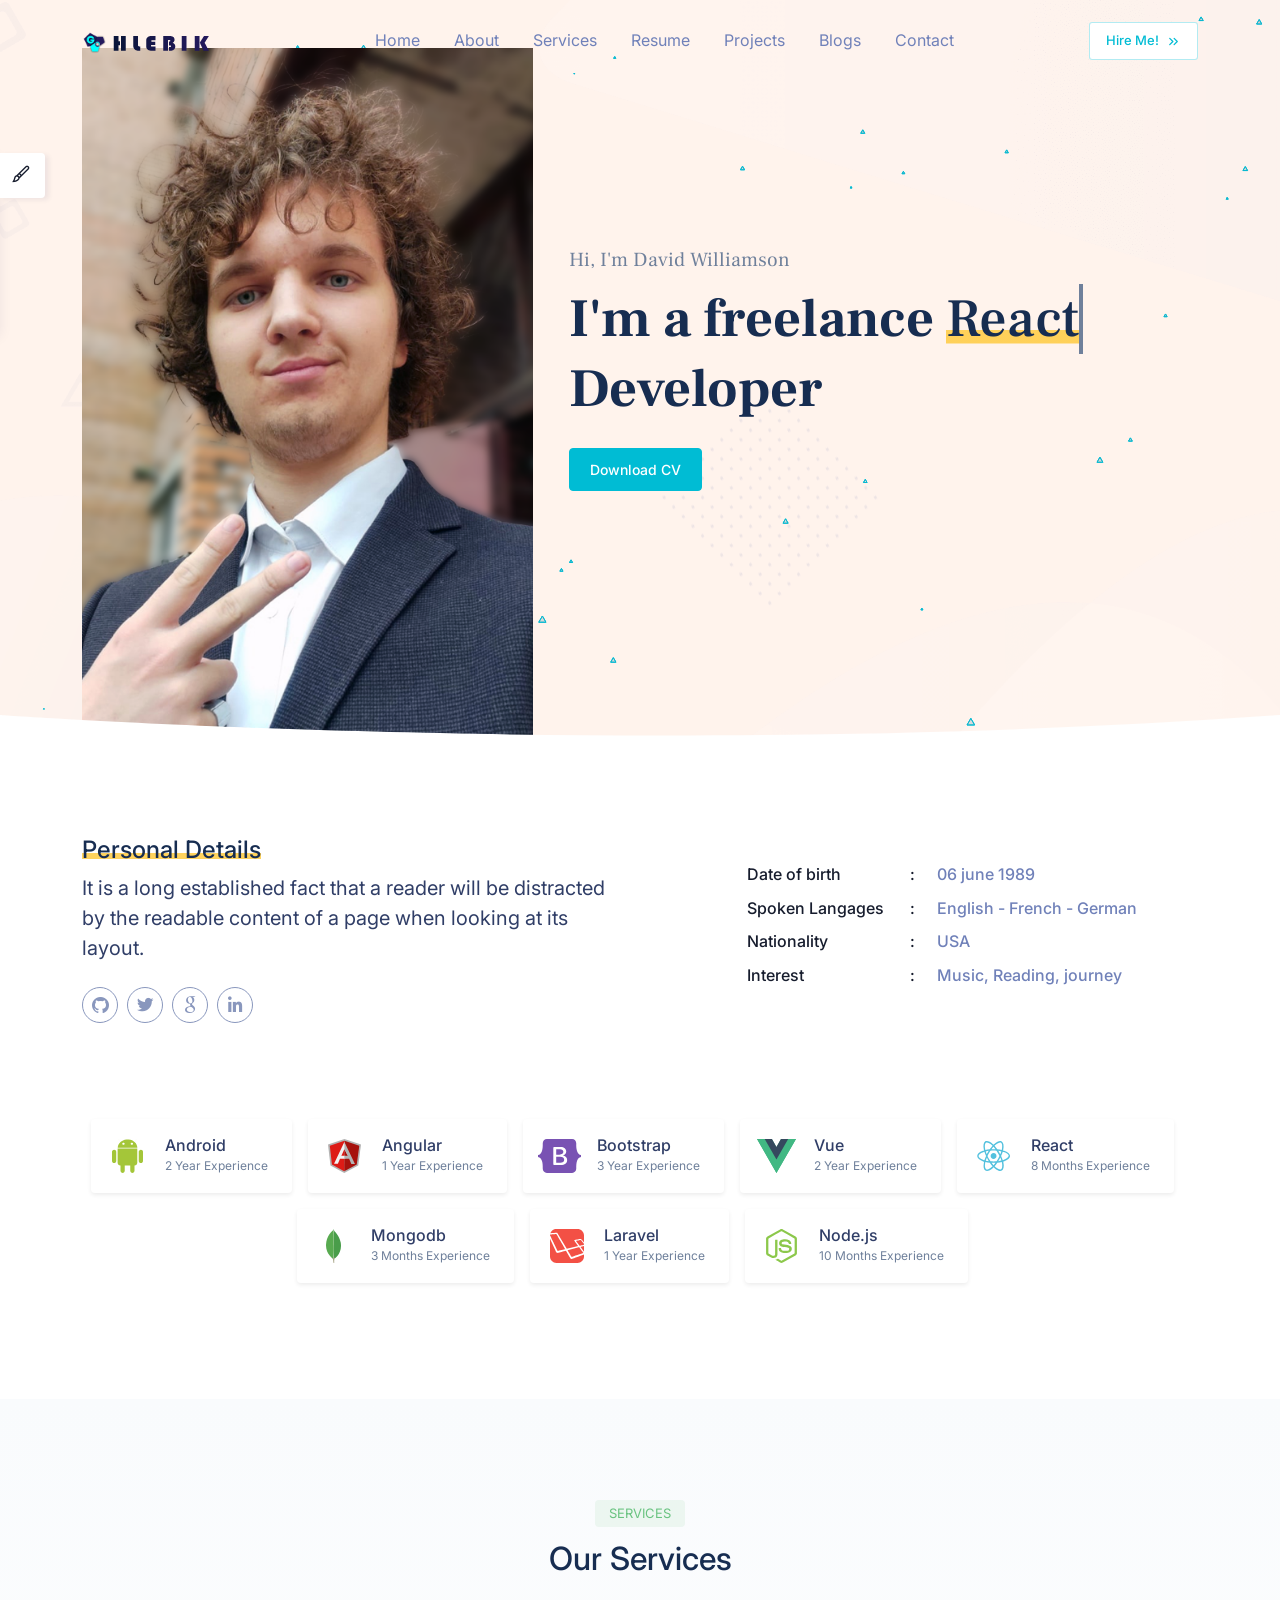
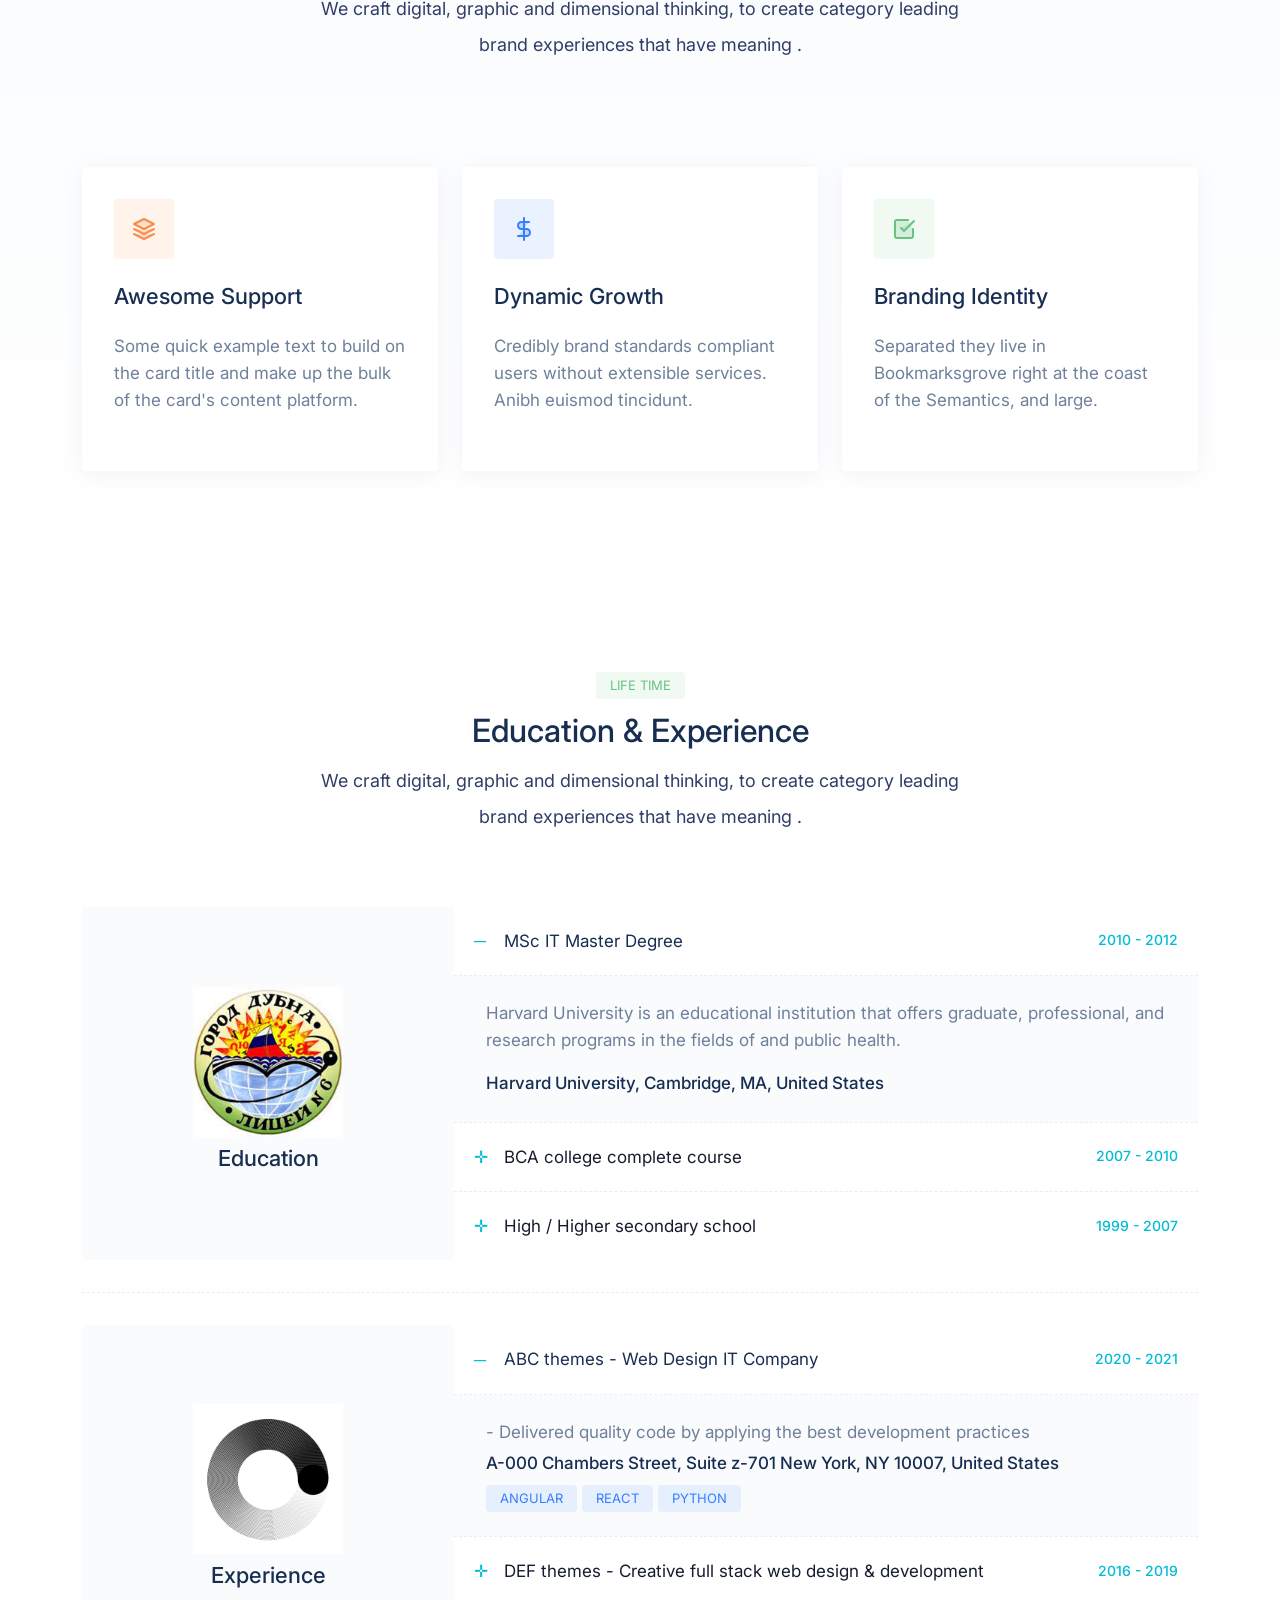
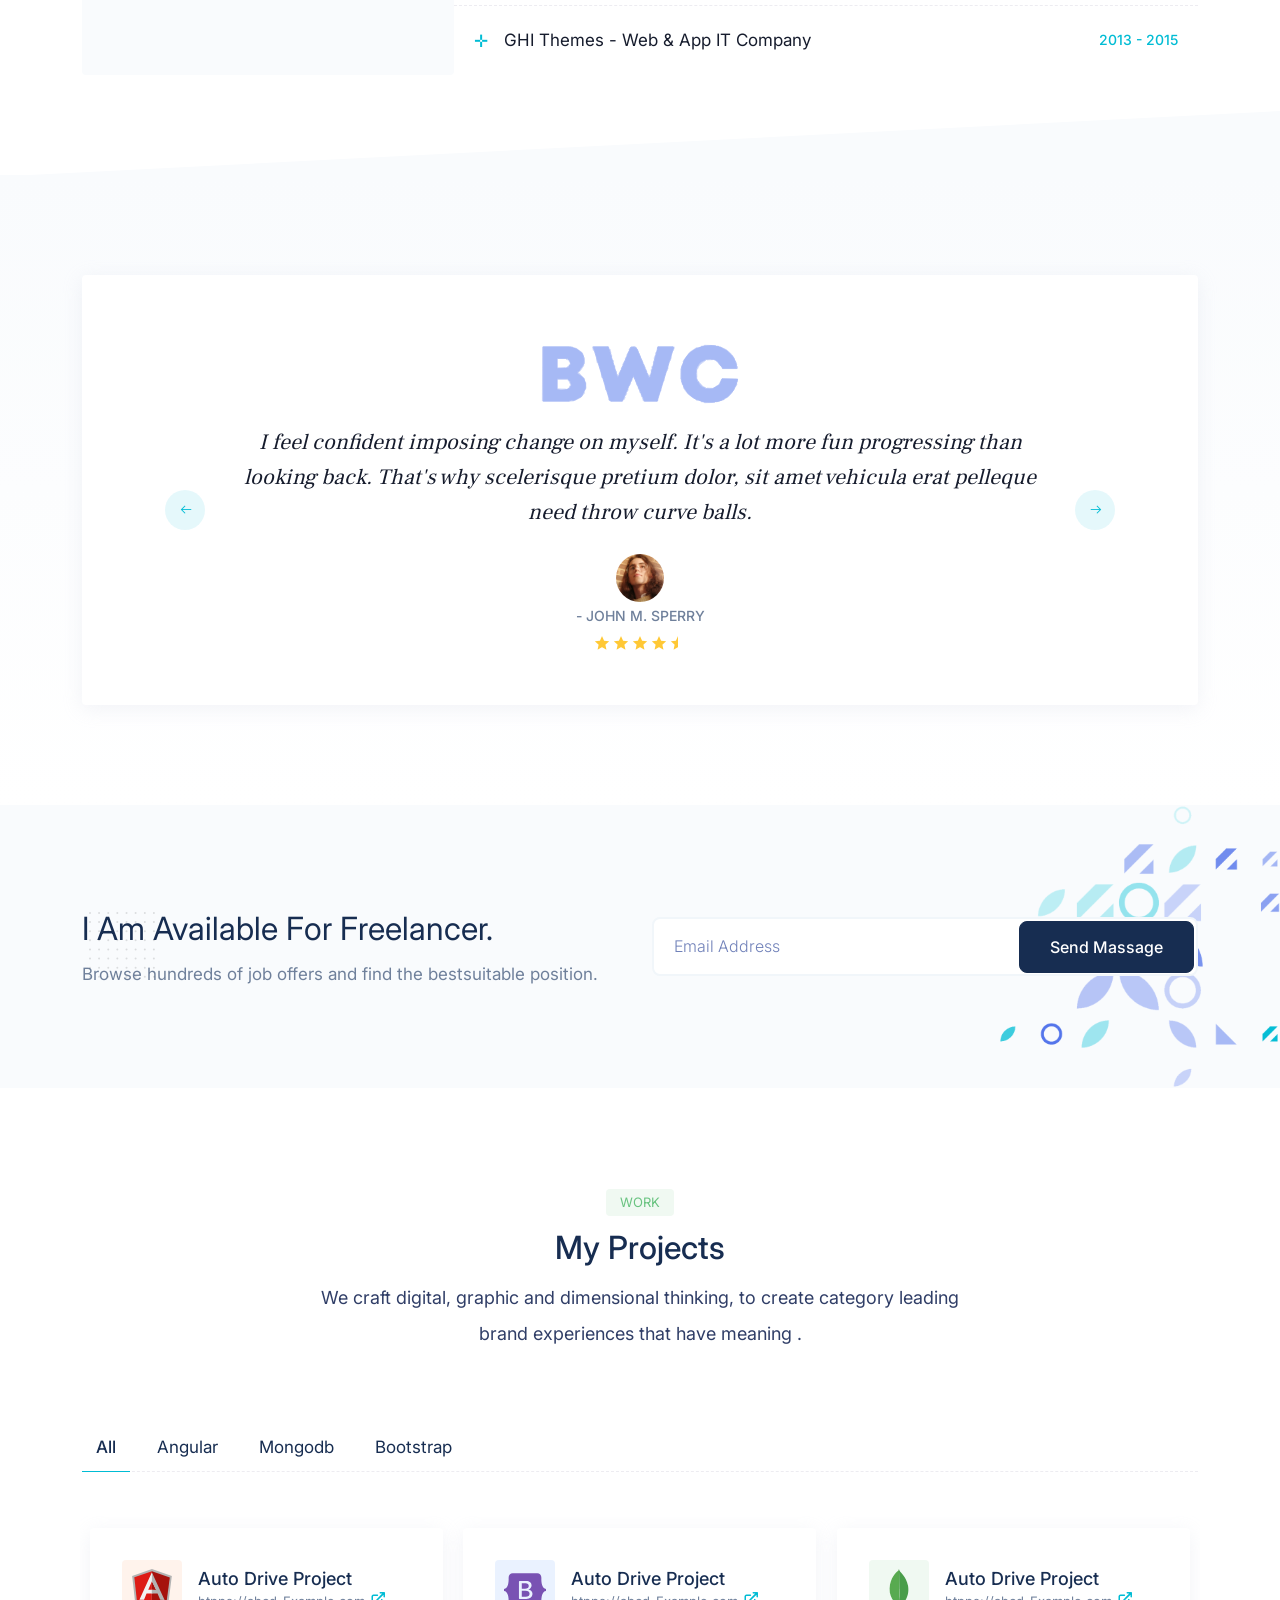
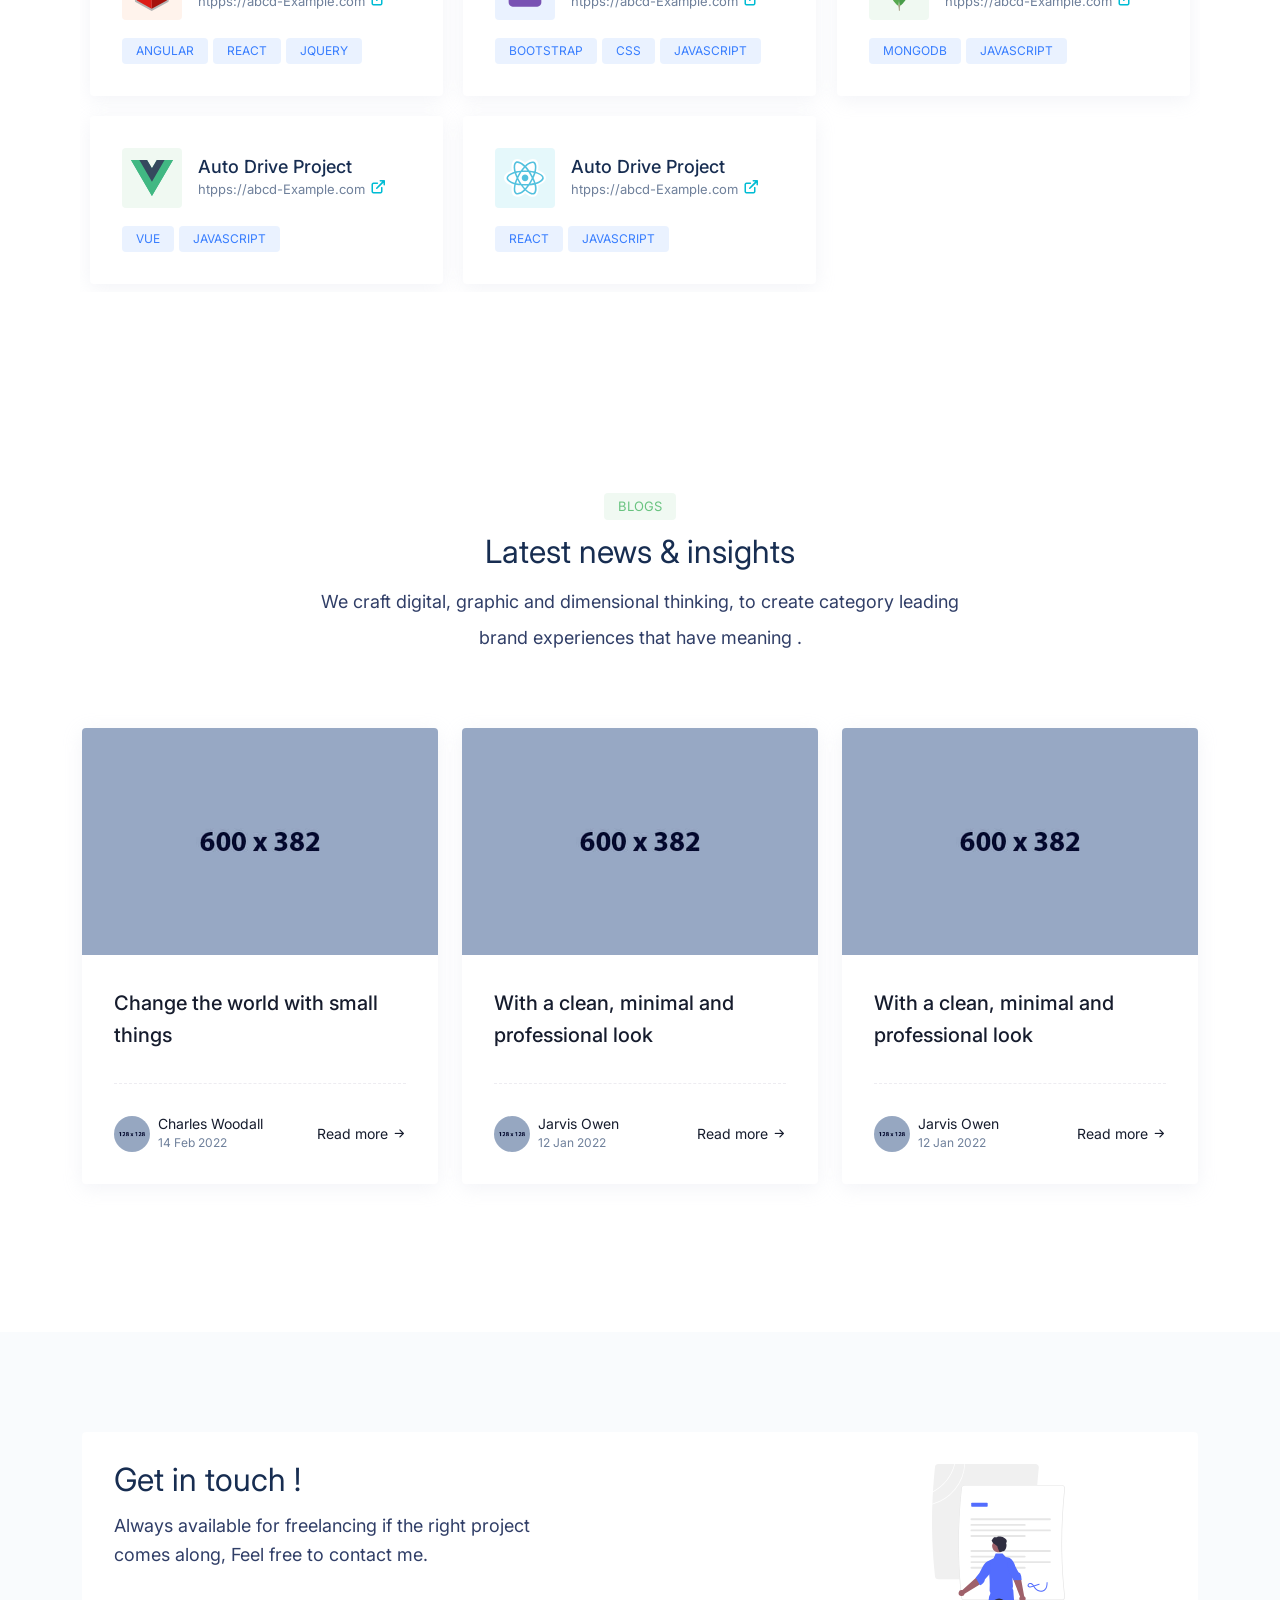
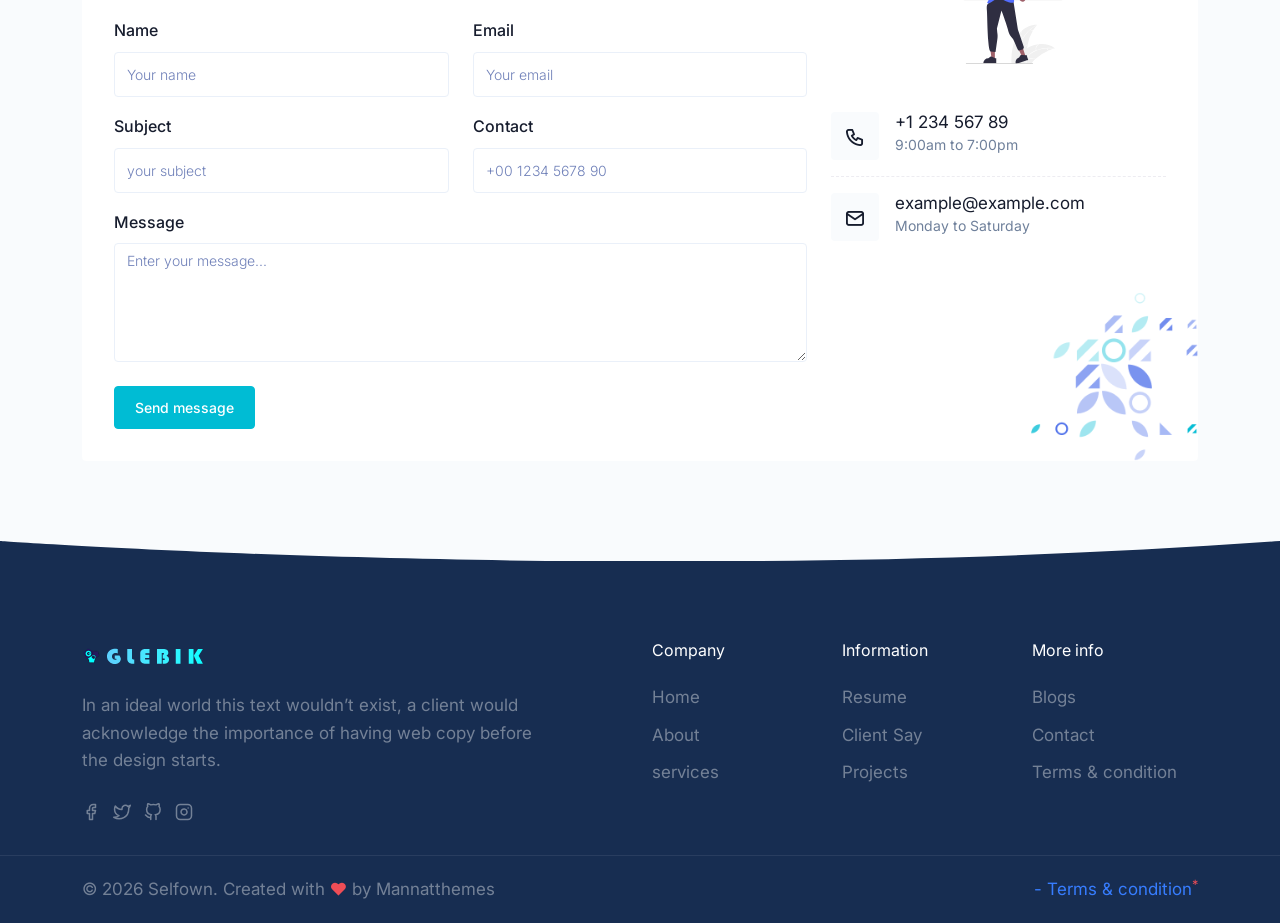
<file: default/index-3.html>
<!DOCTYPE html>
<html lang="en">
    <head>
        <meta charset="utf-8" />
        <title>Selfown - Responsive Personal page</title>
        <meta name="viewport" content="width=device-width, initial-scale=1.0" />
        <meta name="description" content="Premium Bootstrap 5 Template" />
        <meta name="keywords" content="bootstrap 5, premium, marketing, multipurpose" />
        <meta content="Mannatthemes" name="author" />

        <!-- favicon -->
        <link rel="shortcut icon" href="images/favicon.ico" />

        <!-- css -->
        <link href="css/bootstrap.min.css" rel="stylesheet" type="text/css" />
        <link href="css/style.min.css" rel="stylesheet" type="text/css" />

        <!-- colors -->
        <link href="css/colors/default.css" rel="stylesheet" type="text/css" id="color-opt" />
    </head>

    <body data-bs-spy="scroll" data-bs-target=".navbar" data-bs-offset="80" >
        <!-- start navbar -->
        <nav class="navbar navbar-expand-lg fixed-top sticky" id="navbar">
            <div class="container">
                <a href="index-3.html" class="navbar-brand">
                    <img src="images/logo-sm.png" class="logo-sm" alt="" height="24" />
                    <img src="images/logo-light.png" class="logo-light" alt="" height="16" />
                    <img src="images/logo-dark.png" class="logo-dark" alt="" height="16" />
                </a><!--end navbar-brand-->
                <a href="javascript:void(0)" class="navbar-toggler" data-bs-toggle="collapse" data-bs-target="#navbarNav" aria-controls="navbarNav" aria-expanded="false" aria-label="Toggle navigation">
                    <span class="navbar-toggle-icon"><i data-feather="menu"></i></span>
                </a><!--end navbar-toggler-->

                <div class="collapse navbar-collapse" id="navbarNav">
                    <ul class="navbar-nav mx-auto navbar-center mt-lg-0 mt-2">
                        <li class="nav-item">
                            <a class="nav-link active" href="index.html">Home</a>
                        </li><!--end nav-item-->
                        <li class="nav-item">
                            <a class="nav-link" href="about.html">About</a>
                        </li><!--end nav-item-->
                        <li class="nav-item">
                            <a class="nav-link" href="services.html">Services</a>
                        </li><!--end nav-item-->                        
                        <li class="nav-item">
                            <a class="nav-link" href="resume.html">Resume</a>
                        </li><!--end nav-item-->
                        <li class="nav-item">
                            <a class="nav-link" href="projects.html">Projects</a>
                        </li><!--end nav-item-->
                        <li class="nav-item">
                            <a class="nav-link" href="blogs.html">Blogs</a>
                        </li><!--end nav-item-->
                        <li class="nav-item">
                            <a class="nav-link" href="contact.html">Contact</a>
                        </li><!--end nav-item-->
                    </ul><!--end navbar-nav-->
                    <a href="#" class="btn btn-sm nav-btn text-primary mb-4 mb-lg-0">Hire Me! <i class="icon-xxs ms-1" data-feather="chevrons-right"></i></a>
                </div><!-- end #navbarNav -->
            </div><!-- end container -->
        </nav>
        <!-- end navbar -->

        <!-- start hero -->
        <section class="hero-one position-relative main-bg" id="home"  style="background-image: url(images/personal/main-bg.png); background-size: cover; background-position: center center;">
            <div id="particles-js"></div>
            <div class="container">
                <div class="row align-items-center justify-content-center">
                    
                    <div class="col-lg-5  mx-auto mt-5"> 
                        <img src="images/personal/1.png" alt="" class="img-fluid ml-lg-5">
                    </div><!--end col--> 
                    <div class="col-lg-7 px-0 px-xl-4 pt-5 pt-lg-0">
                        <h5 class="d-inline-block py-1 rounded text-muted font-secondary">Hi, I'm David Williamson</h5>
                        <h1 class="hero-title mb-4 font-secondary fo">I'm a freelance <mark><span class="fw-medium typewrite" data-period="2000" data-type='["React", "Flutter", "Python"]'></span></mark> Developer</h1>   
                        <span class="wrap"></span>                     
                        <div class="mb-5 mb-lg-0">                           
                            <div class="d-inline-block">
                                <a href="#" class="btn btn-primary">Download CV</a>
                            </div>
                        </div>
                    </div><!--end col-->                  
                </div><!--end row-->             
            </div><!-- end container -->
        </section>
        <!-- end hero -->
        <div class="position-relative">
            <div class="shape overflow-hidden text-white">
                <svg viewBox="0 0 2880 48" fill="none" xmlns="http://www.w3.org/2000/svg">
                    <path d="M0 48H1437.5H2880V0H2160C1442.5 52 720 0 720 0H0V48Z" fill="currentColor"></path>
                </svg>
            </div>
        </div>
        <!-- start about -->
        <section class="section" id="about">
            <div class="container">
                <div class="row align-items-center">                
                    <div class="col-lg-6 align-self-center">
                        <h5 class="fs-24 text-dark fw-medium"><mark>Personal Details</mark></h5>       
                        <h4 class="fw-normal lh-base text-gray-700 mb-4 fs-20">It is a long established fact 
                            that a reader will be distracted by the readable content of a page when looking at its layout. 
                        </h4>
                        <div class="social">
                            <a href="#">
                                <i class="lab la-github github me-1"></i>
                            </a>
                            <a href="#">
                                <i class="lab la-twitter twitter me-1"></i>
                            </a>
                            <a href="#">
                                <i class="lab la-google google me-1"></i>
                            </a>
                            <a href="#">
                                <i class="lab la-linkedin-in linkedin me-1"></i>
                            </a>
                        </div>
                    </div><!--end col--> 
                    <div class="col-lg-5 ms-auto align-self-center">
                        <div class="mb-5 mb-lg-0">
                            <p class="mb-2">
                                <span class="personal-detail-title">Date of birth</span> 
                                <span class="personal-detail-info">06 june 1989</span>
                            </p>
                            <p class="mb-2">
                                <span class="personal-detail-title">Spoken Langages</span> 
                                <span class="personal-detail-info">English - French - German</span>
                            </p>
                            <p class="mb-2">
                                <span class="personal-detail-title">Nationality</span> 
                                <span class="personal-detail-info">USA</span>
                            </p>
                            <p class="mb-2">
                                <span class="personal-detail-title">Interest</span> 
                                <span class="personal-detail-info">Music, Reading, journey</span>
                            </p>
                        </div>
                    </div><!--end col-->
                    <div class="col-12 mt-5">
                        <div class="d-flex flex-wrap justify-content-center  mt-4 mt-md-5">
                            <div class="mx-3 ms-sm-0 ms-sm-0 mb-3 card-bg rounded p-1 pe-3 p-md-3 pe-md-4 shadow-sm">
                                <div class="d-flex align-items-center">
                                    <div class="thumb-md d-flex flex-wrap justify-content-center align-items-center">
                                        <img src="images/logos/android.svg" alt="" class="" height="34">
                                    </div>
                                    <div class="ms-3">
                                        <h6 class="mb-0 fw-medium text-gray-700">Android</h6>
                                        <p class="text-muted mb-0 fs-12">2 Year Experience</p>
                                    </div>
                                </div>                           
                            </div><!--/div-->
                            <div class="mx-3 ms-sm-0 ms-sm-0 mb-3 card-bg rounded p-1 pe-3 p-md-3 pe-md-4 shadow-sm">
                                <div class="d-flex align-items-center">
                                    <div class="thumb-md d-flex flex-wrap justify-content-center align-items-center">
                                        <img src="images/logos/Angular.svg" alt="" class="" height="34">
                                    </div>
                                    <div class="ms-3">
                                        <h6 class="mb-0 fw-medium text-gray-700">Angular</h6>
                                        <p class="text-muted mb-0 fs-12">1 Year Experience</p>
                                    </div>
                                </div>                           
                            </div><!--/div-->
                            <div class="mx-3 ms-sm-0 ms-sm-0 mb-3 card-bg rounded p-1 pe-3 p-md-3 pe-md-4 shadow-sm">
                                <div class="d-flex align-items-center">
                                    <div class="thumb-md d-flex flex-wrap justify-content-center align-items-center">
                                        <img src="images/logos/bootstrap.svg" alt="" class="" height="34">
                                    </div>
                                    <div class="ms-3">
                                        <h6 class="mb-0 fw-medium text-gray-700">Bootstrap</h6>
                                        <p class="text-muted mb-0 fs-12">3 Year Experience</p>
                                    </div>
                                </div>                           
                            </div><!--/div-->
                            <div class="mx-3 ms-sm-0 ms-sm-0 mb-3 card-bg rounded p-1 pe-3 p-md-3 pe-md-4 shadow-sm">
                                <div class="d-flex align-items-center">
                                    <div class="thumb-md d-flex flex-wrap justify-content-center align-items-center">
                                        <img src="images/logos/vue.svg" alt="" class="" height="34">
                                    </div>
                                    <div class="ms-3">
                                        <h6 class="mb-0 fw-medium text-gray-700">Vue</h6>
                                        <p class="text-muted mb-0 fs-12">2 Year Experience</p>
                                    </div>
                                </div>                           
                            </div><!--/div-->
                            <div class="mx-3 ms-sm-0 ms-sm-0 mb-3 card-bg rounded p-1 pe-3 p-md-3 pe-md-4 shadow-sm">
                                <div class="d-flex align-items-center">
                                    <div class="thumb-md d-flex flex-wrap justify-content-center align-items-center">
                                        <img src="images/logos/react.svg" alt="" class="" height="34">
                                    </div>
                                    <div class="ms-3">
                                        <h6 class="mb-0 fw-medium text-gray-700">React</h6>
                                        <p class="text-muted mb-0 fs-12">8 Months Experience</p>
                                    </div>
                                </div>                           
                            </div><!--/div-->
                            <div class="mx-3 ms-sm-0 ms-sm-0 mb-3 card-bg rounded p-1 pe-3 p-md-3 pe-md-4 shadow-sm">
                                <div class="d-flex align-items-center">
                                    <div class="thumb-md d-flex flex-wrap justify-content-center align-items-center">
                                        <img src="images/logos/mongodb.svg" alt="" class="" height="34">
                                    </div>
                                    <div class="ms-3">
                                        <h6 class="mb-0 fw-medium text-gray-700">Mongodb</h6>
                                        <p class="text-muted mb-0 fs-12">3 Months Experience</p>
                                    </div>
                                </div>                           
                            </div><!--/div-->
                            <div class="mx-3 ms-sm-0 ms-sm-0 mb-3 card-bg rounded p-1 pe-3 p-md-3 pe-md-4 shadow-sm">
                                <div class="d-flex align-items-center">
                                    <div class="thumb-md d-flex flex-wrap justify-content-center align-items-center">
                                        <img src="images/logos/laravel.svg" alt="" class="" height="34">
                                    </div>
                                    <div class="ms-3">
                                        <h6 class="mb-0 fw-medium text-gray-700">Laravel</h6>
                                        <p class="text-muted mb-0 fs-12">1 Year Experience</p>
                                    </div>
                                </div>                           
                            </div><!--/div-->
                            <div class="mx-3 ms-sm-0 ms-sm-0 mb-3 card-bg rounded p-1 pe-3 p-md-3 pe-md-4 shadow-sm">
                                <div class="d-flex align-items-center">
                                    <div class="thumb-md d-flex flex-wrap justify-content-center align-items-center">
                                        <img src="images/logos/nodejs-icon.svg" alt="" class="" height="34">
                                    </div>
                                    <div class="ms-3">
                                        <h6 class="mb-0 fw-medium text-gray-700">Node.js</h6>
                                        <p class="text-muted mb-0 fs-12">10 Months Experience</p>
                                    </div>
                                </div>                           
                            </div><!--/div-->
                        </div><!-- End div -->
                    </div><!-- End Col -->
                </div><!--end row--> 
            </div><!-- end container -->
        </section>
        <!-- end about -->
        <!-- start services -->
        <section class="section bg-gradient-light-white" id="services">
            <div class="container">                
                <div class="row justify-content-center mb-4">
                    <div class="col-12 col-md-10 col-lg-7 text-center">
                        <span class="badge badge-lg rounded bg-soft-alt-success fw-normal fs-13 text-uppercase">Services</span>
                        <h2 class="fs-2 fw-medium lh-1 text-dark my-3">Our Services</h2>
                        <p class="text-gray-700 fs-18 fs-lg mb-4 mb-md-5 lh-lg">
                            We craft digital, graphic and dimensional thinking, to create category leading brand experiences that have meaning .
                        </p>
                    </div><!--end col-->
                </div><!--end row-->
                <div class="row">
                    <div class="col-lg-4 col-md-6 mt-4 pt-2">
                        <div class="card rounded shadow border-0">
                            <div class="card-body p-4 m-2">
                                <div class="bg-soft-alt-orange d-flex justify-content-center align-items-center thumb-xl  rounded">
                                    <i data-feather="layers" class="align-self-center svg-orange icon-md"></i>  
                                </div>
                                <h5 class="text-dark fs-22 fw-medium my-4">Awesome Support</h5>
                                <p class="text-muted pb-4">Some quick example text to build on the card title and make up the bulk of the card's content platform.</p>
                            </div><!-- end card-body -->
                        </div><!-- end card -->
                    </div><!-- end col -->
                    <div class="col-lg-4 col-md-6 mt-4 pt-2">
                        <div class="card rounded shadow  border-0">
                            <div class="card-body p-4 m-2">
                                <div class="bg-soft-alt-info d-flex justify-content-center align-items-center thumb-xl  rounded">
                                    <i data-feather="dollar-sign" class="align-self-center svg-info icon-md"></i>  
                                </div>
                                <h5 class="text-dark fs-22 fw-medium my-4">Dynamic Growth</h5>
                                <p class="text-muted pb-4">Credibly brand standards compliant users without extensible services. Anibh euismod tincidunt.</p>
                            </div><!-- end card-body -->
                        </div><!-- end card -->
                    </div><!-- end col -->
                    <div class="col-lg-4 col-md-6 mt-4 pt-2">
                        <div class="card rounded shadow  border-0">
                            <div class="card-body p-4 m-2">
                                <div class="bg-soft-alt-success d-flex justify-content-center align-items-center thumb-xl  rounded">
                                    <i data-feather="check-square" class="align-self-center svg-success icon-md"></i>  
                                </div>
                                <h5 class="text-dark fs-22 fw-medium my-4">Branding Identity</h5>
                                <p class="text-muted pb-4">Separated they live in Bookmarksgrove right at the coast of the Semantics, and large.</p>
                            </div><!-- end card-body -->
                        </div><!-- end card -->
                    </div><!-- end col -->
                </div><!-- end row -->
            </div><!-- end container -->
        </section>
        <!-- end services -->

        
        <!-- start resume -->
        <section class="section" id="resume">
            <div class="container">                
                <div class="row justify-content-center mb-4">
                    <div class="col-12 col-md-10 col-lg-7 text-center">
                        <span class="badge badge-lg rounded bg-soft-alt-success fw-normal fs-13 text-uppercase">Life Time</span>
                        <h2 class="fs-2 fw-medium lh-1 text-dark my-3">Education & Experience</h2>
                        <p class="text-gray-700 fs-18 fs-lg mb-4 mb-md-5 lh-lg">
                            We craft digital, graphic and dimensional thinking, to create category leading brand experiences that have meaning .
                        </p>
                    </div><!--end col-->
                </div><!--end row-->
                <div class="row">
                    <div class="col-12">
                        <div class="row g-0">
                            <div class="col-lg-4 col-md-6">
                                <div class="card rounded bg-light h-100 border-0">
                                    <div class="card-body d-flex justify-content-center align-items-center">
                                        <div class="mx-auto text-center">
                                            <img src="images/personal/school.png" alt="" class="vector-dark" height="150">
                                            <img src="images/personal/school-light.png" alt="" class="vector-light" height="150">
                                            <h5 class="text-dark fs-22 fw-medium my-2">Education</h5>     
                                        </div>                          
                                    </div><!-- end card-body -->
                                </div><!-- end card -->
                            </div><!-- end col -->
                            <div class="col-lg-8 col-md-6">
                                <div class="card rounded bg-white  h-100 border-0">
                                    <div class="card-body p-0">
                                        <div class="accordion accordion-flush" id="Education_accordion">
                                            <div class="accordion-item">
                                                <h2 class="accordion-header" id="prime">
                                                    <button class="accordion-button" type="button" data-bs-toggle="collapse" data-bs-target="#Education_one" aria-expanded="false">                                                        
                                                        MSc IT Master Degree
                                                        <span class="fw-medium text-primary ms-auto fs-14">2010 - 2012</span>
                                                    </button>
                                                </h2>
                                                <div id="Education_one" class="accordion-collapse collapse show" aria-labelledby="prime" data-bs-parent="#Education_accordion">
                                                    <div class="accordion-body">
                                                        <p class="text-muted mb-3">Harvard University is an educational institution that offers graduate, 
                                                            professional, and research programs 
                                                            in the fields of and public health.
                                                        </p>
                                                        <p class="fw-medium">Harvard University, Cambridge, MA, United States</p>
                                                    </div>
                                                </div>
                                            </div><!--end accordion-item-->
                                            <div class="accordion-item">
                                                <h2 class="accordion-header" id="second">
                                                    <button class="accordion-button collapsed" type="button" data-bs-toggle="collapse" data-bs-target="#Education_two" aria-expanded="false">
                                                    BCA college complete course
                                                    <span class="fw-medium text-primary ms-auto fs-14">2007 - 2010</span>
                                                    </button>
                                                </h2>
                                                <div id="Education_two" class="accordion-collapse collapse" aria-labelledby="second" data-bs-parent="#Education_accordion">
                                                    <div class="accordion-body">
                                                        <p class="text-muted mb-3">Columbia University is an educational institution that offers graduate, 
                                                            professional, and research programs 
                                                            in the fields of and public health.
                                                        </p>
                                                        <p class="fw-medium">Columbia University, New York, NY, United States</p>
                                                    </div>
                                                </div>
                                            </div><!--end accordion-item-->
                                            <div class="accordion-item">
                                                <h2 class="accordion-header" id="higher">
                                                    <button class="accordion-button collapsed" type="button" data-bs-toggle="collapse" data-bs-target="#Education_three" aria-expanded="false">
                                                        High / Higher secondary school
                                                    <span class="fw-medium text-primary ms-auto fs-14">1999 - 2007</span>
                                                    </button>
                                                </h2>
                                                <div id="Education_three" class="accordion-collapse collapse" aria-labelledby="higher" data-bs-parent="#Education_accordion">
                                                    <div class="accordion-body">
                                                        <p class="text-muted mb-3">Princeton University is an educational institution that offers graduate, 
                                                            professional, and research programs 
                                                            in the fields of and public health.
                                                        </p>
                                                        <p class="fw-medium">Princeton University, Princeton, NJ, United States</p>
                                                    </div>
                                                </div>
                                            </div><!--end accordion-item-->
                                        </div><!--end accordion-->
                                    </div><!-- end card-body -->
                                </div><!-- end card -->
                            </div><!-- end col -->                            
                        </div><!-- end row -->
                        <hr class="hr-dashed">
                        <div class="row g-0">
                            <div class="col-lg-4 col-md-6">
                                <div class="card rounded bg-light h-100 border-0">
                                    <div class="card-body d-flex justify-content-center align-items-center">
                                        <div class="mx-auto text-center">
                                            <img src="images/personal/job.png" alt="" class="vector-dark" height="150">
                                            <img src="images/personal/job-light.png" alt="" class="vector-light" height="150">
                                            <h5 class="text-dark fs-22 fw-medium my-2">Experience</h5>     
                                        </div>                          
                                    </div><!-- end card-body -->
                                </div><!-- end card -->
                            </div><!-- end col -->
                            <div class="col-lg-8 col-md-6">
                                <div class="card rounded bg-white  h-100 border-0">
                                    <div class="card-body p-0">
                                        <div class="accordion accordion-flush" id="Experience_accordion">
                                            <div class="accordion-item">
                                                <h2 class="accordion-header" id="first-co">
                                                    <button class="accordion-button" type="button" data-bs-toggle="collapse" data-bs-target="#Experience_one" aria-expanded="false">
                                                        ABC themes - Web Design IT Company
                                                        <span class="fw-medium text-primary ms-auto fs-14">2020 - 2021</span>
                                                    </button>
                                                </h2>
                                                <div id="Experience_one" class="accordion-collapse collapse show" aria-labelledby="first-co" data-bs-parent="#Experience_accordion">
                                                    <div class="accordion-body">
                                                        <p class="text-muted mb-1">- Delivered quality code by applying the best development practices</p>
                                                        <p class="fw-medium">A-000 Chambers Street, Suite z-701 New York, NY 10007, United States</p>
                                                        <span class="badge badge-lg rounded bg-soft-alt-info fw-normal fs-13 text-uppercase mt-2">Angular</span>
                                                        <span class="badge badge-lg rounded bg-soft-alt-info fw-normal fs-13 text-uppercase mt-2">React</span>
                                                        <span class="badge badge-lg rounded bg-soft-alt-info fw-normal fs-13 text-uppercase mt-2">Python</span>
                                                    </div>
                                                </div>
                                            </div><!--end accordion-item-->
                                            <div class="accordion-item">
                                                <h2 class="accordion-header" id="second-co">
                                                    <button class="accordion-button collapsed" type="button" data-bs-toggle="collapse" data-bs-target="#Experience_two" aria-expanded="false">
                                                    DEF themes - Creative full stack web design & development
                                                    <span class="fw-medium text-primary ms-auto fs-14">2016 - 2019</span>
                                                    </button>
                                                </h2>
                                                <div id="Experience_two" class="accordion-collapse collapse" aria-labelledby="second-co" data-bs-parent="#Experience_accordion">
                                                    <div class="accordion-body">
                                                        <p class="text-muted mb-1">- Delivered quality code by applying the best development practices</p>
                                                        <p class="fw-medium">A-000 Chambers Street, Suite z-701 New York, NY 10007, United States</p>
                                                        <span class="badge badge-lg rounded bg-soft-alt-info fw-normal fs-13 text-uppercase mt-2">Laravel</span>
                                                        <span class="badge badge-lg rounded bg-soft-alt-info fw-normal fs-13 text-uppercase mt-2">Bootstrap</span>
                                                        <span class="badge badge-lg rounded bg-soft-alt-info fw-normal fs-13 text-uppercase mt-2">javascript</span>
                                                    </div>
                                                </div>
                                            </div><!--end accordion-item-->
                                            <div class="accordion-item">
                                                <h2 class="accordion-header" id="third-co">
                                                    <button class="accordion-button collapsed" type="button" data-bs-toggle="collapse" data-bs-target="#Experience_three" aria-expanded="false">
                                                      GHI  Themes - Web & App IT Company
                                                    <span class="fw-medium text-primary ms-auto fs-14">2013 - 2015</span>
                                                    </button>
                                                </h2>
                                                <div id="Experience_three" class="accordion-collapse collapse" aria-labelledby="third-co" data-bs-parent="#Experience_accordion">
                                                    <div class="accordion-body">
                                                        <p class="text-muted mb-1">- Delivered quality code by applying the best development practices</p>
                                                        <p class="fw-medium">A-000 Chambers Street, Suite z-701 New York, NY 10007, United States</p>
                                                        <span class="badge badge-lg rounded bg-soft-alt-info fw-normal fs-13 text-uppercase mt-2">Node.js</span>
                                                        <span class="badge badge-lg rounded bg-soft-alt-info fw-normal fs-13 text-uppercase mt-2">Php.net</span>
                                                        <span class="badge badge-lg rounded bg-soft-alt-info fw-normal fs-13 text-uppercase mt-2">Django</span>
                                                    </div>
                                                </div>
                                            </div><!--end accordion-item-->
                                        </div><!--end accordion-->
                                    </div><!-- end card-body -->
                                </div><!-- end card -->
                            </div><!-- end col -->
                        </div><!--end row-->
                    </div><!-- end col -->
                </div><!-- end row -->
            </div><!-- end container -->
        </section>
        <!-- end resume -->
        
        <div class="position-relative"> 
            <div class="shape overflow-hidden text-light"> 
                <svg viewBox="0 0 2880 150" fill="none" xmlns="http://www.w3.org/2000/svg"> <path d="M110 105L2160 0H2880V150H0V105H110Z" fill="currentColor"></path> </svg>
            </div>
        </div>
        <!--what client says -->
        <section class="section bg-gradient-light-white" id="review">
            <div class="container">  
                <div class="row">
                    <div class="col-lg-12 mx-auto">                       
                        <div class="card rounded shadow ">                            
                            <div class="client-carousel">
                                <div class="row align-items-center">
                                    <div class="col-lg-10 p-5 mx-auto">                                        
                                        <div class="client-carousel">
                                            <div id="demo" class="carousel carousel-dark slide" data-bs-ride="carousel" data-bs-wrap="true">                                            
                                                <div class="carousel-inner">
                                                    <div class="carousel-item text-center active" data-bs-interval="4000">
                                                        <img src="images/logos/logo-1.svg" alt="" class="my-3" height="70">
                                                        <p class="font-secondary fs-22 fst-italic mb-4 px-4">                                                    
                                                            I feel confident imposing change on myself. 
                                                            It's a lot more fun progressing than looking back. 
                                                            That's why scelerisque pretium dolor, 
                                                            sit amet vehicula erat pelleque need throw curve balls.                                                    
                                                        </p>
                                                        <img src="images/users/user-3.jpg" alt="" class="thumb-lg rounded-circle d-block mx-auto">
                                                        <span class="text-uppercase text-muted fs-14 fw-medium">- John M. Sperry</span>
                                                        <ul class="list-inline mb-0 align-self-center">
                                                            <li class="list-inline-item"><i class="la la-star text-warning fs-16"></i></li>
                                                            <li class="list-inline-item"><i class="la la-star text-warning fs-16 ms-n2"></i></li>
                                                            <li class="list-inline-item"><i class="la la-star text-warning fs-16 ms-n2"></i></li>
                                                            <li class="list-inline-item"><i class="la la-star text-warning fs-16 ms-n2"></i></li>
                                                            <li class="list-inline-item"><i class="la la-star-half-o text-warning fs-16 ms-n2"></i></li>
                                                        </ul>
                                                    </div>
                                                    <div class="carousel-item text-center" data-bs-interval="4000">
                                                        <img src="images/logos/logo-3.svg" alt="" class="my-3" height="70">
                                                        <p class="font-secondary fs-22 fst-italic mb-4 px-4">                                                    
                                                            I feel confident imposing change on myself. 
                                                            It's a lot more fun progressing than looking back. 
                                                            That's why scelerisque pretium dolor, 
                                                            sit amet vehicula erat pelleque need throw curve balls.                                                    
                                                        </p>
                                                        <img src="images/users/user-5.jpg" alt="" class="thumb-lg rounded-circle d-block mx-auto">
                                                        <span class="text-uppercase text-muted fs-14 fw-medium">- Larry J. Akins</span>
                                                        <ul class="list-inline mb-0 align-self-center">
                                                            <li class="list-inline-item"><i class="la la-star text-warning fs-16"></i></li>
                                                            <li class="list-inline-item"><i class="la la-star text-warning fs-16 ms-n2"></i></li>
                                                            <li class="list-inline-item"><i class="la la-star text-warning fs-16 ms-n2"></i></li>
                                                            <li class="list-inline-item"><i class="la la-star text-warning fs-16 ms-n2"></i></li>
                                                            <li class="list-inline-item"><i class="la la-star-half-o text-warning fs-16 ms-n2"></i></li>
                                                        </ul>
                                                    </div>
                                                </div>                                            
                                            </div> 
                                            <button class="carousel-control-prev" type="button" data-bs-target="#demo" data-bs-slide="prev">
                                                <span class="carousel-control-prev-icon"></span>
                                            </button>
                                            <button class="carousel-control-next" type="button" data-bs-target="#demo" data-bs-slide="next">
                                                <span class="carousel-control-next-icon"></span>
                                            </button>
                                        </div> <!--end client-carousel-->                                        
                                    </div><!--end col-->                                 
                                </div><!-- end row -->                                 
                             </div><!--end card-body-->
                        </div><!--end card-->
                    </div><!--end col-->            
                </div><!-- end row -->                 
            </div><!-- end container -->
        </section>
        <!-- end what client says -->
        
        <section class="section bg-light cta-pettern" id="cta">
            <div class="container">            
                <div class="row align-items-center">
                    <div class="col-lg-6">
                        <div class="pattern-1 position-absolute">
                            <img src="images/p-1.svg" alt="" class="" height="80">
                        </div>
                        <h2 class="text-dark" style="line-height: 1.5; position: relative;">I Am Available For Freelancer.</h2>
                        <p class="text-muted mb-0">Browse hundreds of job offers and find the bestsuitable position.</p>
                    </div><!--end col--> 
                    <div class="col-lg-6 ml-auto">
                        <div class="cta-search">
                            <form class="position-relative">
                                <input type="email" placeholder="Email Address" required="">
                                <button type="submit" class="btn btn-dark">Send Massage</button>
                            </form>
                        </div>
                    </div><!--end col--> 
                </div><!--end row--> 
            </div><!--end container--> 
        </section>
        <!-- start projects -->
        <section class="section" id="projects">
            <div class="container">                
                <div class="row justify-content-center mb-4">
                    <div class="col-12 col-md-10 col-lg-7 text-center">
                        <span class="badge badge-lg rounded bg-soft-alt-success fw-normal fs-13 text-uppercase">Work</span>
                        <h2 class="fs-2 fw-medium lh-1 text-dark my-3">My Projects</h2>
                        <p class="text-gray-700 fs-18 fs-lg mb-4 mb-md-5 lh-lg">
                            We craft digital, graphic and dimensional thinking, to create category leading brand experiences that have meaning .
                        </p>
                    </div><!--end col-->
                </div><!--end row-->
                <div class="row">                    
                    <div class="col-12 filters-group-wrap">
                        <div class="filters-group mb-5">                            
                            <ul class="mb-0 list-unstyled filter-options filter-tab">
                                <li class="list-inline-item position-relative text-dark active" data-group="all">All</li>
                                <li class="list-inline-item position-relative text-dark" data-group="angular">Angular</li>
                                <li class="list-inline-item position-relative text-dark" data-group="mongodb">Mongodb</li>
                                <li class="list-inline-item position-relative text-dark" data-group="bootstrap">Bootstrap</li>
                            </ul>
                        </div>
                    </div><!--end col-->
                </div><!--end row-->
                <div class="row d-flex  g-1 justify-content-center" id="grid">
                    <div class="col-lg-4 col-md-6 picture-item" data-groups='["angular", "bootstrap"]'>
                        <div class="card rounded shadow border-0 m-2">
                            <div class="card-body p-4 m-2">
                                <div class="media mb-3">
                                    <div class="bg-soft-alt-orange d-flex justify-content-center align-items-center thumb-xl  rounded">
                                        <img src="images/logos/Angular.svg" alt="" class="thumb-md">
                                    </div>
                                    <div class="media-body ms-3 align-self-center">
                                        <h5 class="text-dark fs-18 fw-medium m-0">Auto Drive Project</h5>
                                        <p class="text-muted mb-0 fs-13">htpps://abcd-Example.com <a href=""><i class="ti ti-external-link fs-18 text-primary"></i></a></p>
                                    </div><!--end media-body-->
                                </div><!--end media-->  
                                <span class="badge badge-lg rounded bg-soft-alt-info fw-normal fs-12 text-uppercase">Angular</span>
                                <span class="badge badge-lg rounded bg-soft-alt-info fw-normal fs-12 text-uppercase">React</span>
                                <span class="badge badge-lg rounded bg-soft-alt-info fw-normal fs-12 text-uppercase">Jquery</span>
                            </div><!-- end card-body -->
                        </div><!-- end card -->
                    </div><!-- end col -->
                    <div class="col-lg-4 col-md-6 picture-item" data-groups='["bootstrap"]'>
                        <div class="card rounded shadow border-0 m-2">
                            <div class="card-body p-4 m-2">
                                <div class="media mb-3">
                                    <div class="bg-soft-alt-info d-flex justify-content-center align-items-center thumb-xl  rounded">
                                        <img src="images/logos/bootstrap.svg" alt="" class="thumb-md">
                                    </div>
                                    <div class="media-body ms-3 align-self-center">
                                        <h5 class="text-dark fs-18 fw-medium m-0">Auto Drive Project</h5>
                                        <p class="text-muted mb-0 fs-13">htpps://abcd-Example.com <a href=""><i class="ti ti-external-link fs-18 text-primary"></i></a></p>
                                    </div><!--end media-body-->
                                </div><!--end media-->                             
                                <span class="badge badge-lg rounded bg-soft-alt-info fw-normal fs-12 text-uppercase">Bootstrap</span>
                                <span class="badge badge-lg rounded bg-soft-alt-info fw-normal fs-12 text-uppercase">Css</span>
                                <span class="badge badge-lg rounded bg-soft-alt-info fw-normal fs-12 text-uppercase">Javascript</span>
                            </div><!-- end card-body -->
                        </div><!-- end card -->
                    </div><!-- end col -->
                    <div class="col-lg-4 col-md-6 picture-item" data-groups='["mongodb", "vue", "angular"]'>
                        <div class="card rounded shadow border-0 m-2">
                            <div class="card-body p-4 m-2">
                                <div class="media mb-3">
                                    <div class="bg-soft-alt-success d-flex justify-content-center align-items-center thumb-xl  rounded">
                                        <img src="images/logos/mongodb.svg" alt="" class="thumb-md">
                                    </div>
                                    <div class="media-body ms-3 align-self-center">
                                        <h5 class="text-dark fs-18 fw-medium m-0">Auto Drive Project</h5>
                                        <p class="text-muted mb-0 fs-13">htpps://abcd-Example.com <a href=""><i class="ti ti-external-link fs-18 text-primary"></i></a></p>
                                    </div><!--end media-body-->
                                </div><!--end media-->                             
                                <span class="badge badge-lg rounded bg-soft-alt-info fw-normal fs-12 text-uppercase">Mongodb</span>
                                <span class="badge badge-lg rounded bg-soft-alt-info fw-normal fs-12 text-uppercase">Javascript</span>
                            </div><!-- end card-body -->
                        </div><!-- end card -->
                    </div><!-- end col --> 
                    <div class="col-lg-4 col-md-6 picture-item" data-groups='["vue"]'>
                        <div class="card rounded shadow border-0 m-2">
                            <div class="card-body p-4 m-2">
                                <div class="media mb-3">
                                    <div class="bg-soft-alt-success d-flex justify-content-center align-items-center thumb-xl  rounded">
                                        <img src="images/logos/vue.svg" alt="" class="thumb-md">
                                    </div>
                                    <div class="media-body ms-3 align-self-center">
                                        <h5 class="text-dark fs-18 fw-medium m-0">Auto Drive Project</h5>
                                        <p class="text-muted mb-0 fs-13">htpps://abcd-Example.com <a href=""><i class="ti ti-external-link fs-18 text-primary"></i></a></p>
                                    </div><!--end media-body-->
                                </div><!--end media-->                             
                                <span class="badge badge-lg rounded bg-soft-alt-info fw-normal fs-12 text-uppercase">Vue</span>
                                <span class="badge badge-lg rounded bg-soft-alt-info fw-normal fs-12 text-uppercase">Javascript</span>
                            </div><!-- end card-body -->
                        </div><!-- end card -->
                    </div><!-- end col -->
                    <div class="col-lg-4 col-md-6 picture-item" data-groups='["react", "angular"]'>
                        <div class="card rounded shadow border-0 m-2">
                            <div class="card-body p-4 m-2">
                                <div class="media mb-3">
                                    <div class="bg-soft-alt-primary d-flex justify-content-center align-items-center thumb-xl  rounded">
                                        <img src="images/logos/react.svg" alt="" class="thumb-md">
                                    </div>
                                    <div class="media-body ms-3 align-self-center">
                                        <h5 class="text-dark fs-18 fw-medium m-0">Auto Drive Project</h5>
                                        <p class="text-muted mb-0 fs-13">htpps://abcd-Example.com <a href=""><i class="ti ti-external-link fs-18 text-primary"></i></a></p>
                                    </div><!--end media-body-->
                                </div><!--end media-->                             
                                <span class="badge badge-lg rounded bg-soft-alt-info fw-normal fs-12 text-uppercase">React</span>
                                <span class="badge badge-lg rounded bg-soft-alt-info fw-normal fs-12 text-uppercase">Javascript</span>
                            </div><!-- end card-body -->
                        </div><!-- end card -->
                    </div><!-- end col -->                    
                </div><!-- end row -->
            </div><!-- end container -->
        </section>
        <!-- end projects -->
        
        <!-- our blogs -->
        <section class="section " id="blogs">
            <div class="container pb-5">
                <div class="row justify-content-center mb-4">
                    <div class="col-12 col-md-10 col-lg-7 text-center">
                        <span class="badge badge-lg rounded bg-soft-alt-success fw-normal fs-13 text-uppercase">Blogs</span>
                        <h2 class="fs-2 fw-normal lh-1 text-dark my-3">Latest news & insights</h2>
                        <p class="text-gray-700 fs-18 fs-lg mb-4 mb-md-5 lh-lg">
                            We craft digital, graphic and dimensional thinking, to create category leading brand experiences that have meaning .
                        </p>
                    </div><!--end col-->
                </div><!--end row-->
                <div class="row align-items-center">
                    <div class="col-lg-4 col-md-6">
                        <div class="card shadow">
                            <img src="images/personal/1.jpg" alt="" class="img-fluid rounded-top">
                            <div class="card-body">
                                
                                <a href="" class="fs-20 my-0 d-block fw-medium">Change the world with small things</a>
                                <hr class="hr-dashed">
                                <div class="d-flex justify-content-between">
                                    <div class="meta-box">
                                        <div class="media">
                                            <img src="images/users/user-7.jpg" alt="" class="thumb-sm rounded-circle me-2 align-self-center">                                       
                                            <div class="media-body align-self-center text-truncate">
                                                <h6 class="m-0 fs-14">Charles Woodall</h6>
                                                <p class="mb-0 fs-12 text-muted">14 Feb 2022</p>
                                            </div><!--end media-body-->
                                        </div>                                            
                                    </div><!--end meta-box-->
                                    <div class="align-self-center">
                                        <a href="#" class="fs-14">Read more <i class="ti ti-arrow-right align-self-center"></i></a>
                                    </div>
                                </div>                                                                 
                            </div><!--end card-body-->
                        </div><!--end card-->
                    </div><!--end col-->
                    <div class="col-lg-4 col-md-6">
                        <div class="card shadow">
                            <img src="images/personal/3.jpg" alt="" class="img-fluid rounded-top">
                            <div class="card-body">                                
                                <a href="" class="fs-20 my-0 d-block fw-medium">With a clean, minimal and professional look</a>
                                <hr class="hr-dashed">
                                <div class="d-flex justify-content-between">
                                    <div class="meta-box">
                                        <div class="media">
                                            <img src="images/users/user-2.jpg" alt="" class="thumb-sm rounded-circle me-2 align-self-center">                                       
                                            <div class="media-body align-self-center text-truncate">
                                                <h6 class="m-0 fs-14">Jarvis Owen</h6>
                                                <p class="mb-0 fs-12 text-muted">12 Jan 2022</p>
                                            </div><!--end media-body-->
                                        </div>                                            
                                    </div><!--end meta-box-->
                                    <div class="align-self-center">
                                        <a href="#" class="fs-14">Read more <i class="ti ti-arrow-right align-self-center"></i></a>
                                    </div>
                                </div>                                                                 
                            </div><!--end card-body-->
                        </div><!--end card-->
                    </div><!--end col-->           
                    
                    <div class="col-lg-4 col-md-6">
                        <div class="card shadow">
                            <img src="images/personal/2.jpg" alt="" class="img-fluid rounded-top">
                            <div class="card-body">                                
                                <a href="" class="fs-20 my-0 d-block fw-medium">With a clean, minimal and professional look</a>
                                <hr class="hr-dashed">
                                <div class="d-flex justify-content-between">
                                    <div class="meta-box">
                                        <div class="media">
                                            <img src="images/users/user-2.jpg" alt="" class="thumb-sm rounded-circle me-2 align-self-center">                                       
                                            <div class="media-body align-self-center text-truncate">
                                                <h6 class="m-0 fs-14">Jarvis Owen</h6>
                                                <p class="mb-0 fs-12 text-muted">12 Jan 2022</p>
                                            </div><!--end media-body-->
                                        </div>                                            
                                    </div><!--end meta-box-->
                                    <div class="align-self-center">
                                        <a href="#" class="fs-14">Read more <i class="ti ti-arrow-right align-self-center"></i></a>
                                    </div>
                                </div>                                                                 
                            </div><!--end card-body-->
                        </div><!--end card-->
                    </div><!--end col-->            
                </div><!-- end row -->
            </div>
            <!-- end container -->
        </section>
        <!--end projects-->

        <!-- start contact us -->
        <section class="section bg-light" id="contact">
            <div class="container">
                <div class="row">
                    <div class="col-12">
                        <div class="card bg-white"  style="background: url(images/personal/testi-pet.png); background-repeat: no-repeat; background-size: 15%; background-position: right bottom;">
                            <div class="card-body">
                                <div class="row">
                                    <div class="col-md-8">
                                        <h2 class="fs-2 fw-normal lh-1 text-dark mb-3">Get in touch !</h2>
                                        <p class="text-gray-700 fs-18 fs-lg mb-4 mb-md-5 ">Always available for freelancing if the right project <br> comes along, Feel free to contact me.</p>
                                        <form method="post" name="myForm" onsubmit="return validateForm()">
                                            <span id="error-msg"></span>
                                            <div class="row">
                                                <div class="col-md-6 mb-3">
                                                    <label class="fw-medium form-label fs-16" for="name">Name</label>
                                                    <input type="text" class="form-control" placeholder="Your name" id="name" />
                                                </div>
                                                <!-- end col -->
                                                <div class="col-md-6 mb-3">
                                                    <label class="fw-medium form-label  fs-16" for="email">Email</label>
                                                    <input type="email" class="form-control" placeholder="Your email" id="email" />
                                                </div>
                                                <!-- end col -->
                                                <div class="col-md-6 mb-3">
                                                    <label class="fw-medium form-label  fs-16" for="subject">Subject</label>
                                                    <input type="text" class="form-control" placeholder="your subject" id="subject" />
                                                </div>
                                                <!-- end col -->
                                                <div class="col-md-6 mb-3">
                                                    <label class="fw-medium form-label  fs-16" for="number">Contact</label>
                                                    <input type="text" class="form-control" placeholder="+00 1234 5678 90" id="number" />
                                                </div>
                                                <!-- end col -->
                                                <div class="col-12 mb-3">
                                                    <label class="fw-medium form-label  fs-16" for="comments">Message</label>
                                                    <textarea class="form-control" id="comments" placeholder="Enter your message..." rows="5"></textarea>
                                                </div>
                                                <!-- end col -->
                                                <div class="col-12">
                                                    <input type="submit" id="submit" name="send" class="btn btn-primary mt-2" value="Send message" />
                                                </div>
                                                <!-- end col -->
                                            </div><!--end row-->
                                        </form><!-- end form -->
                                    </div><!-- end col -->
                                    <div class="col-md-4">
                                        <img src="images/personal/contact.svg" alt="" height="200" class=" mx-auto d-block mb-5">
                                        <div class="d-flex">
                                            <div class="bg-light d-flex justify-content-center align-items-center thumb-lg  rounded">
                                                <i class="ti ti-phone fs-22"></i>
                                            </div>
                                            <div class="align-self-center ms-3">
                                                <span class="d-block lh-1">+1 234 567 89</span>
                                                <span class="text-muted fs-14 mt-n2">9:00am to 7:00pm</span>
                                            </div>
                                        </div>
                                        <hr class="hr-dashed my-3">
                                        <div class="d-flex">
                                            <div class="bg-light d-flex justify-content-center align-items-center thumb-lg  rounded">
                                                <i class="ti ti-mail fs-22"></i>
                                            </div>
                                            <div class="align-self-center ms-3">
                                                <span class="d-block lh-1">example@example.com</span>
                                                <span class="text-muted fs-14 mt-n2">Monday to Saturday</span>
                                            </div>
                                        </div>
                                    </div><!--end col-->
                                </div><!-- end row -->  
                            </div><!--end card-body-->
                        </div><!--end card-->
                    </div><!-- end col -->
                </div><!-- end row -->   
            </div><!-- end container -->
        </section>
        <!-- end contact us -->


        <div class="position-relative">
            <div class="shape overflow-hidden bg-footer">
                <svg viewBox="0 0 2880 48" fill="none" xmlns="http://www.w3.org/2000/svg">
                    <path d="M0 48H1437.5H2880V0H2160C1442.5 52 720 0 720 0H0V48Z" fill="currentColor"></path>
                </svg>
            </div>
        </div>

        <!-- start footer -->
        <footer class="footer">
            <div class="container">
                <div class="row">
                    <div class="col-lg-5 border-e-dashed">
                        <a href="layout-one-1.html">
                            <img src="images/logo-sm.png" alt="" height="18" />
                            <img src="images/logo-light.png" alt="" height="16" />
                        </a>
                        <p class="my-4">In an ideal world this text wouldn’t exist, 
                            a client would acknowledge the importance of having web 
                            copy before the design starts.
                        </p>
                        <ul class="list-unstyled footer-social mb-0 mt-sm-0 mt-3">
                            <li class="list-inline-item">
                                <a href="#"> <i class="icon-xs" data-feather="facebook"></i> </a>
                            </li>
                            <li class="list-inline-item">
                                <a href="#"> <i class="icon-xs" data-feather="twitter"></i> </a>
                            </li>
                            <li class="list-inline-item">
                                <a href="#"> <i class="icon-xs" data-feather="github"></i> </a>
                            </li>
                            <li class="list-inline-item">
                                <a href="#"> <i class="icon-xs" data-feather="instagram"></i> </a>
                            </li>
                        </ul>
                    </div><!-- end col -->
                    <div class="col-lg-6 offset-lg-1">
                        <div class="row">
                            <div class="col-md-4">
                                <h6 class="text-footer mb-4 mt-sm-0 mt-5">Company</h6>
                                <ul class="list-unstyled footer-list">
                                    <li><a href="#home">Home</a></li>
                                    <li><a href="#about">About</a></li>
                                    <li><a href="#services">services</a></li>
                                    
                                </ul>
                            </div><!-- end col -->
                            <div class="col-md-4">
                                <h6 class="text-footer mb-4 mt-sm-0 mt-4">Information</h6>
                                <ul class="list-unstyled footer-list">
                                    <li><a href="#resume">Resume</a></li>
                                    <li><a href="#review">Client Say</a></li>
                                    <li><a href="#projects">Projects</a></li>                                    
                                    
                                </ul>
                            </div><!-- end col -->
                            <div class="col-md-4">
                                <h6 class="text-footer mb-4 mt-sm-0 mt-4">More info</h6>
                                <ul class="list-unstyled footer-list">
                                    <li><a href="#blogs">Blogs</a></li>
                                    <li><a href="#contact">Contact</a></li>
                                    <li><a href="#">Terms & condition</a></li>
                                </ul>
                            </div><!-- end col -->
                        </div><!-- end row -->
                    </div><!-- end col -->
                </div><!-- end row -->
            </div>
            <!-- end container -->
        </footer>
        <!-- end footer -->

        <!-- start footer alter -->
        <div class="footer-alt">
            <div class="container">
                <div class="row">
                    <div class="col-sm-6">
                        <p> &copy; <script>
                            document.write(new Date().getFullYear())
                        </script> Selfown. Created with <i class="las la-heart text-danger"></i> by Mannatthemes</p>
                    </div>
                    <div class="col-sm-6 text-sm-end">
                        <ul class="list-inline mb-0">
                            <li class="list-inline-item"><a href="#">- Terms & condition<sup class="text-danger">*</sup></a></li>
                        </ul>
                    </div>
                </div>
                <!-- end row -->
            </div>
            <!-- end container -->
        </div>
        <!-- end footer alter -->

        <!-- Style switcher -->
        <div id="style-switcher" onclick="toggleSwitcher()">
            <div>
                <h3 class="fw-medium mb-0">Select Your Choice</h3>
                <hr class="hr-dashed my-3">
                <ul class="pattern">
                    <li>
                        <a class="color1" href="javascript: void(0);" onclick="setColor('default')"></a>
                    </li>
                    <li>
                        <a class="color2" href="javascript: void(0);" onclick="setColor('info')"></a>
                    </li>
                    <li>
                        <a class="color3" href="javascript: void(0);" onclick="setColor('warning')"></a>
                    </li>
                    <li>
                        <a class="color4" href="javascript: void(0);" onclick="setColor('orange')"></a>
                    </li>
                    <li>
                        <a class="color5" href="javascript: void(0);" onclick="setColor('purple')"></a>
                    </li>
                    <li>
                        <a class="color6" href="javascript: void(0);" onclick="setColor('success')"></a>
                    </li>
                </ul>
            </div>
            <div class="bottom">
                <a href="javascript: void(0);" class="settings rounded-end"><i class="las la-paint-brush fs-22"></i></a>
            </div>
        </div>
        <!-- end Style switcher -->

        <script src="js/bootstrap.bundle.min.js"></script>

        <!-- feather icon -->
        <script src="js/feather.js"></script>
        <script src="js/shuffle.min.js"></script>
        <script src="js/projects.init.js"></script>
        <script src="js/typed.js"></script>
        <script src="js/particles.js"></script>
        <script src="js/particles.init.js"></script>
        

        <script src="js/app.js"></script>
    </body>
</html>
</file>
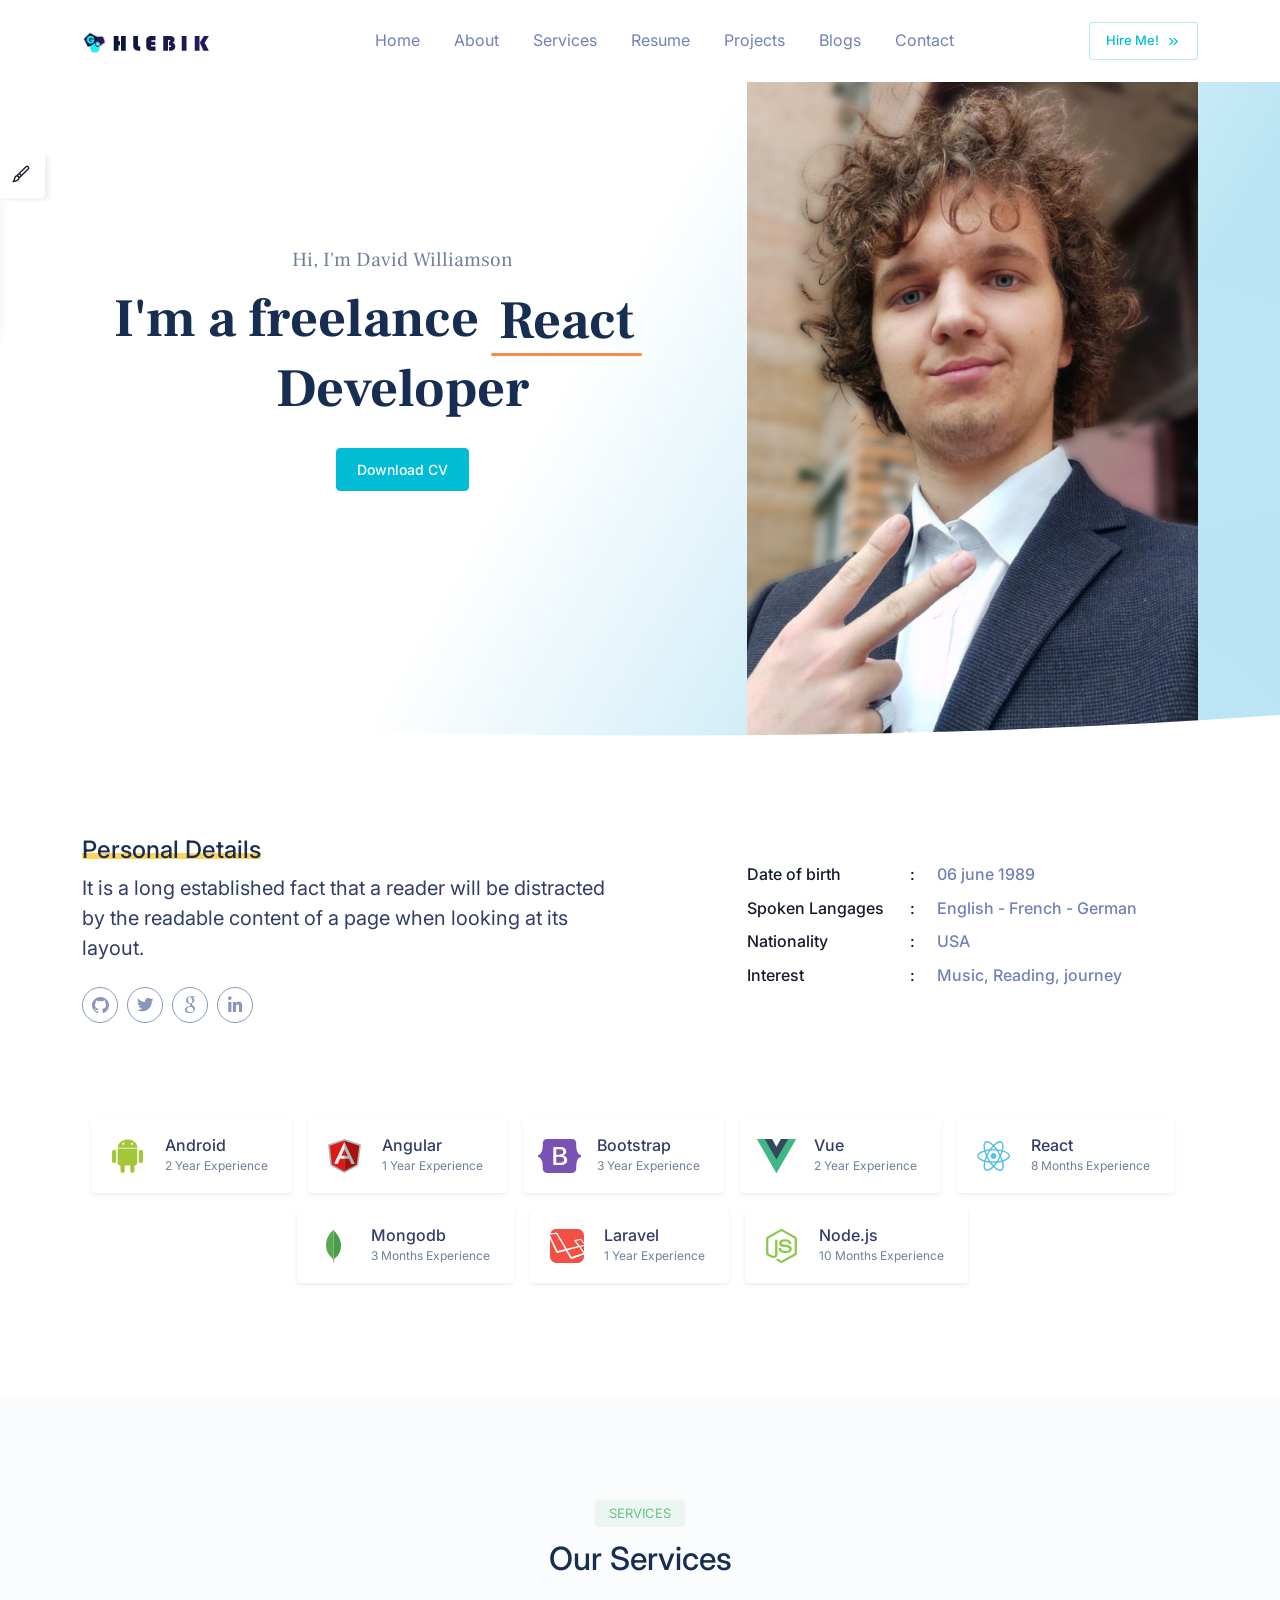
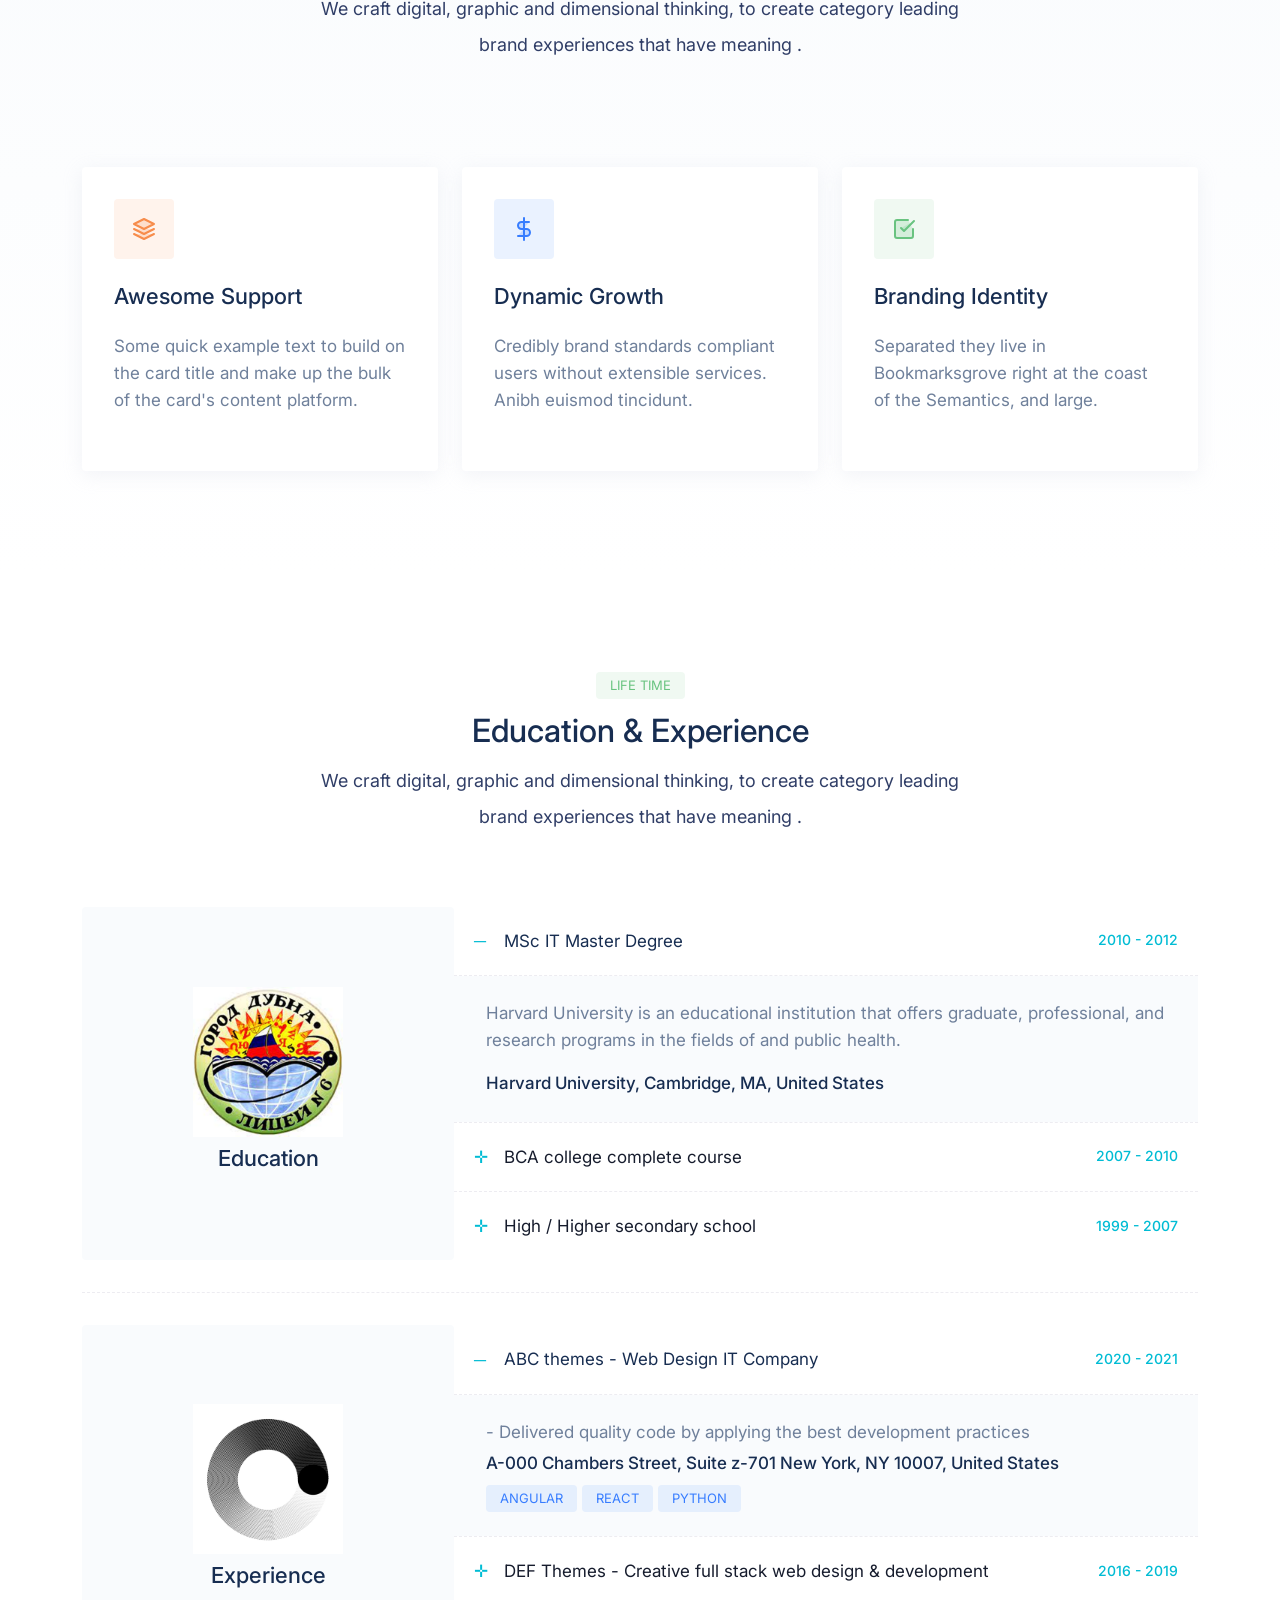
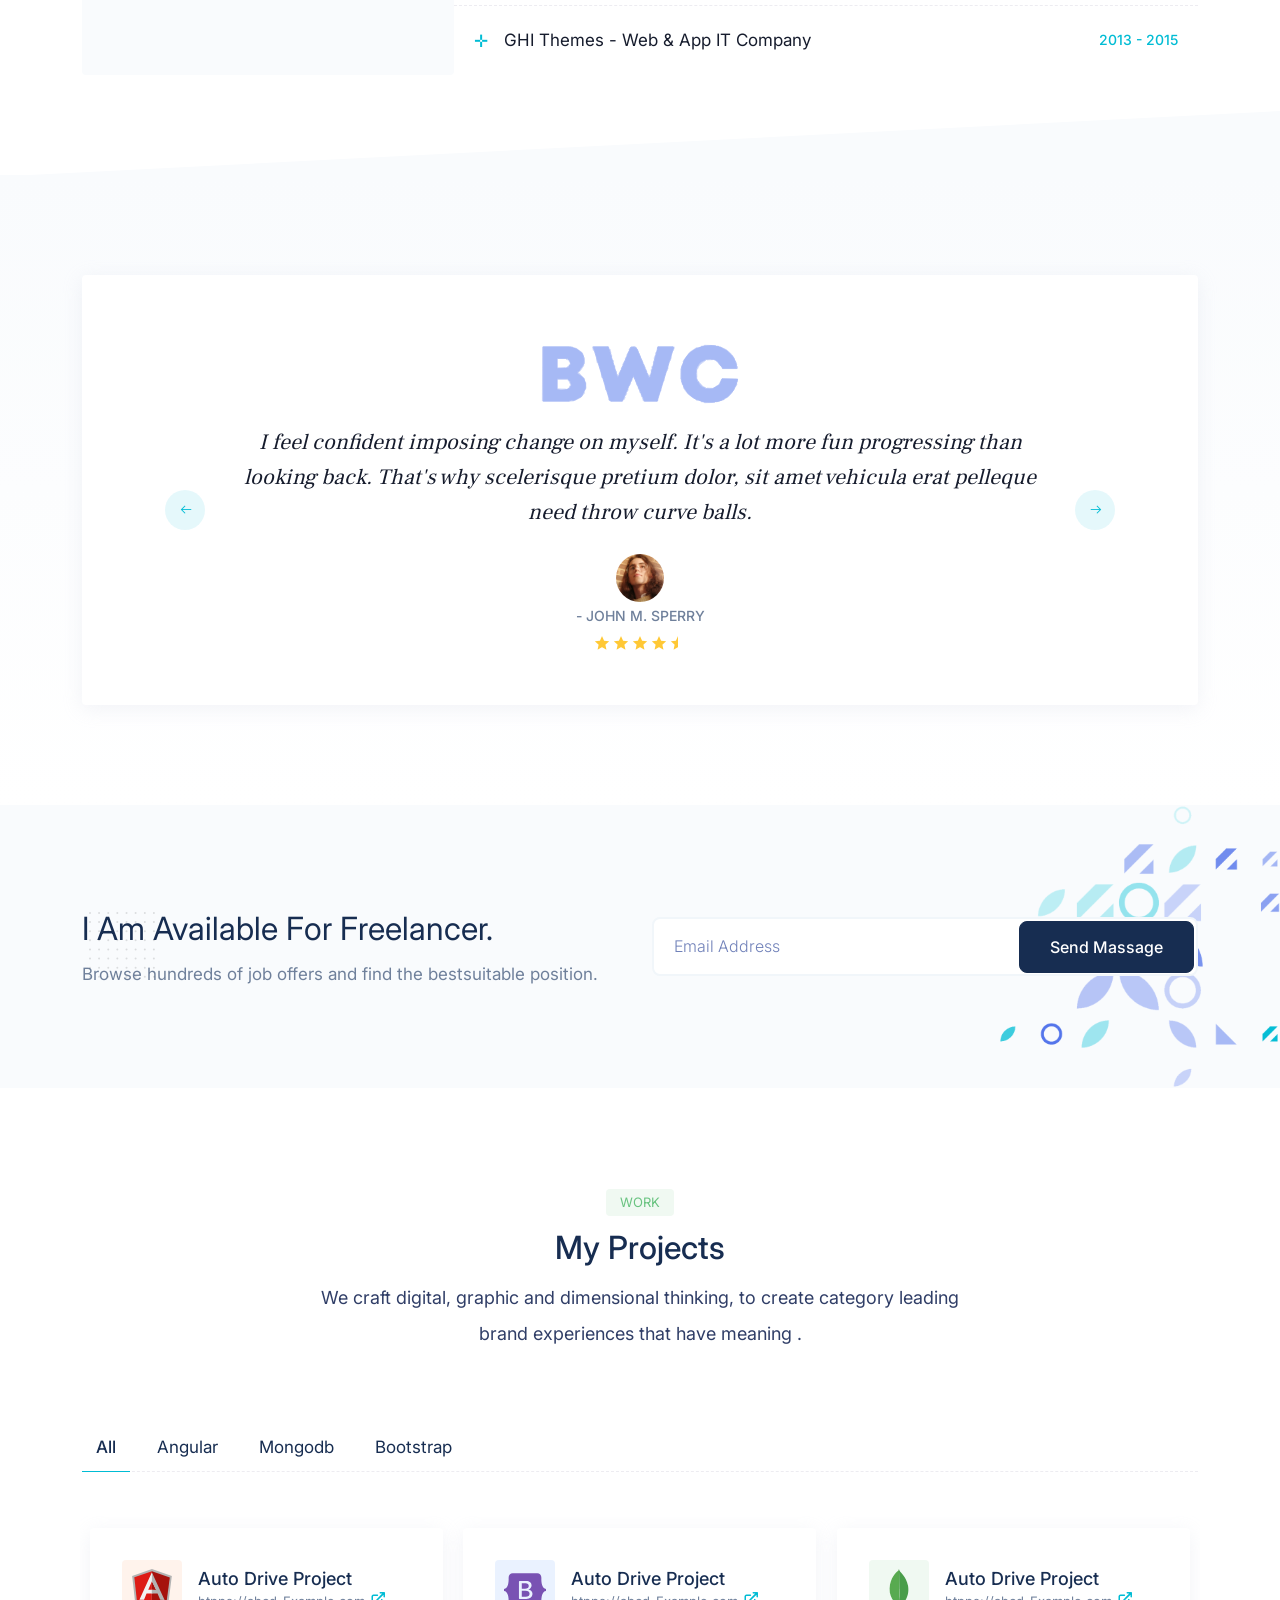
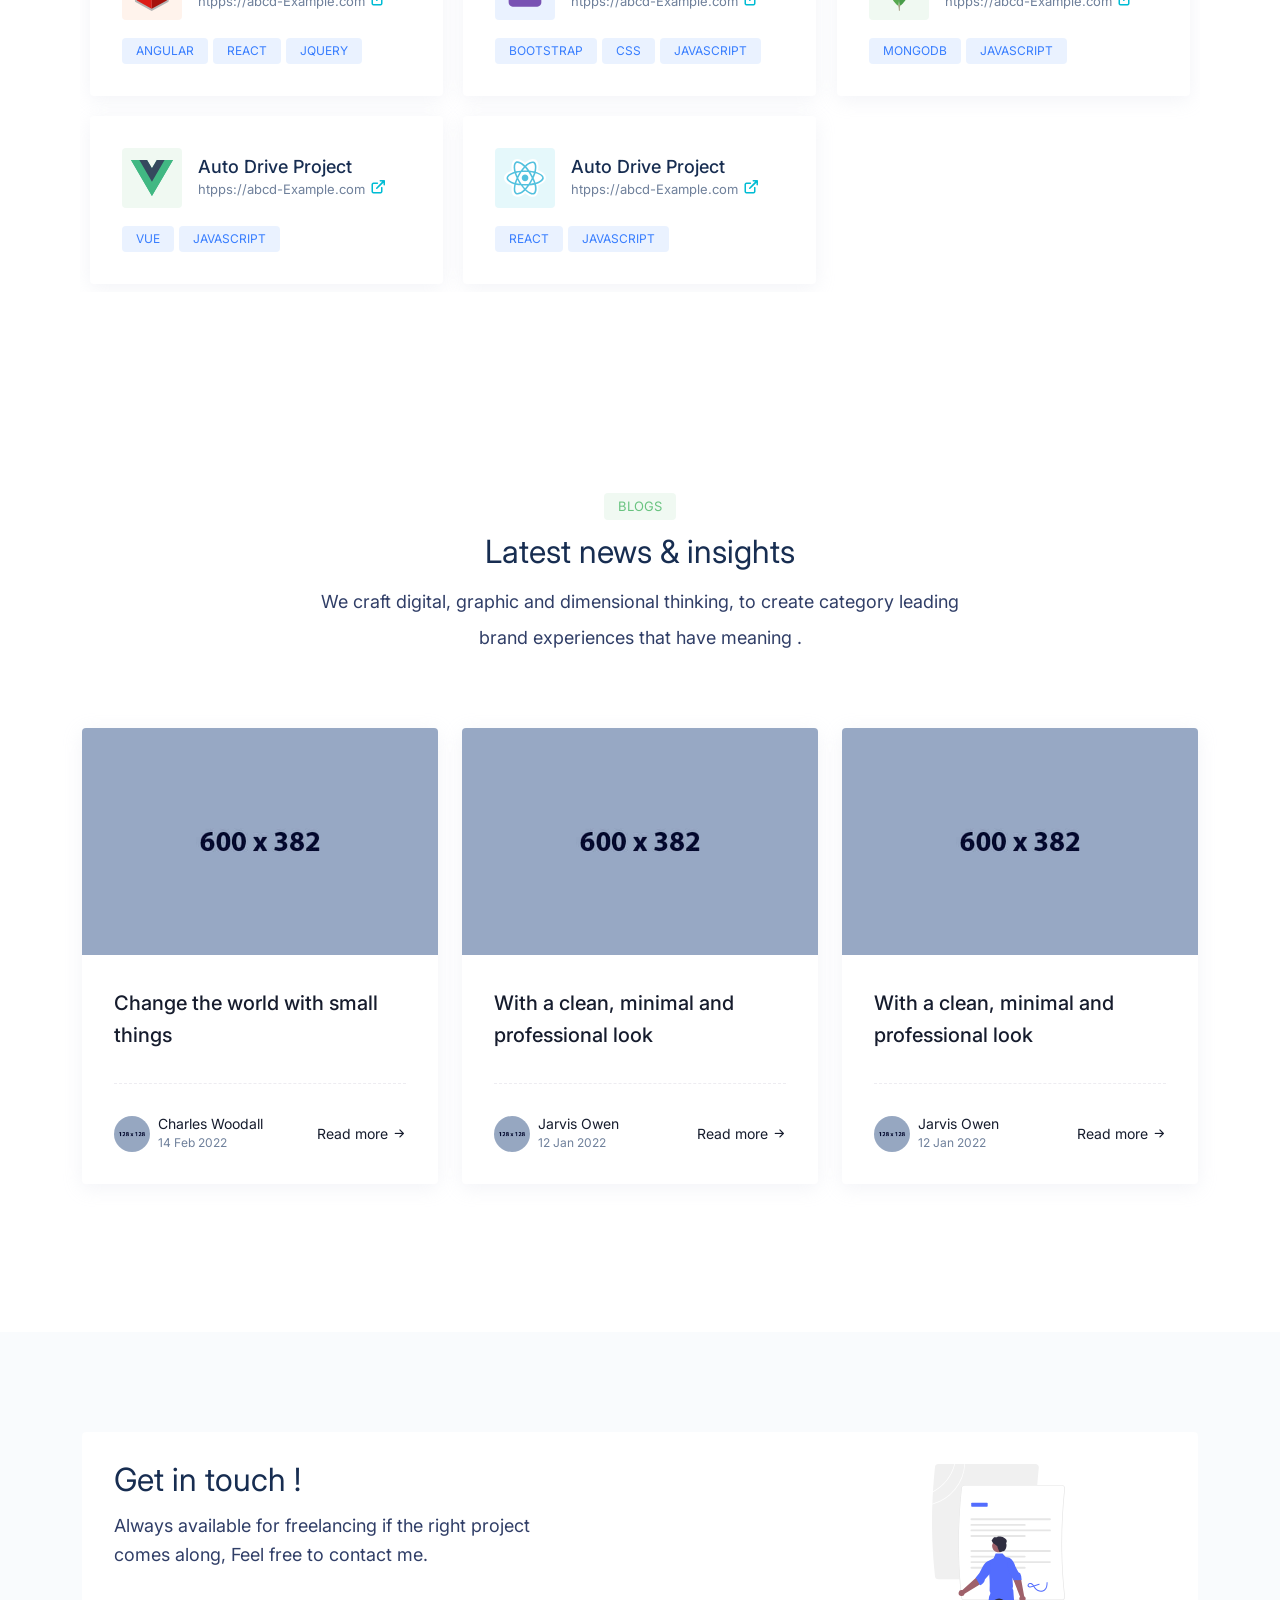
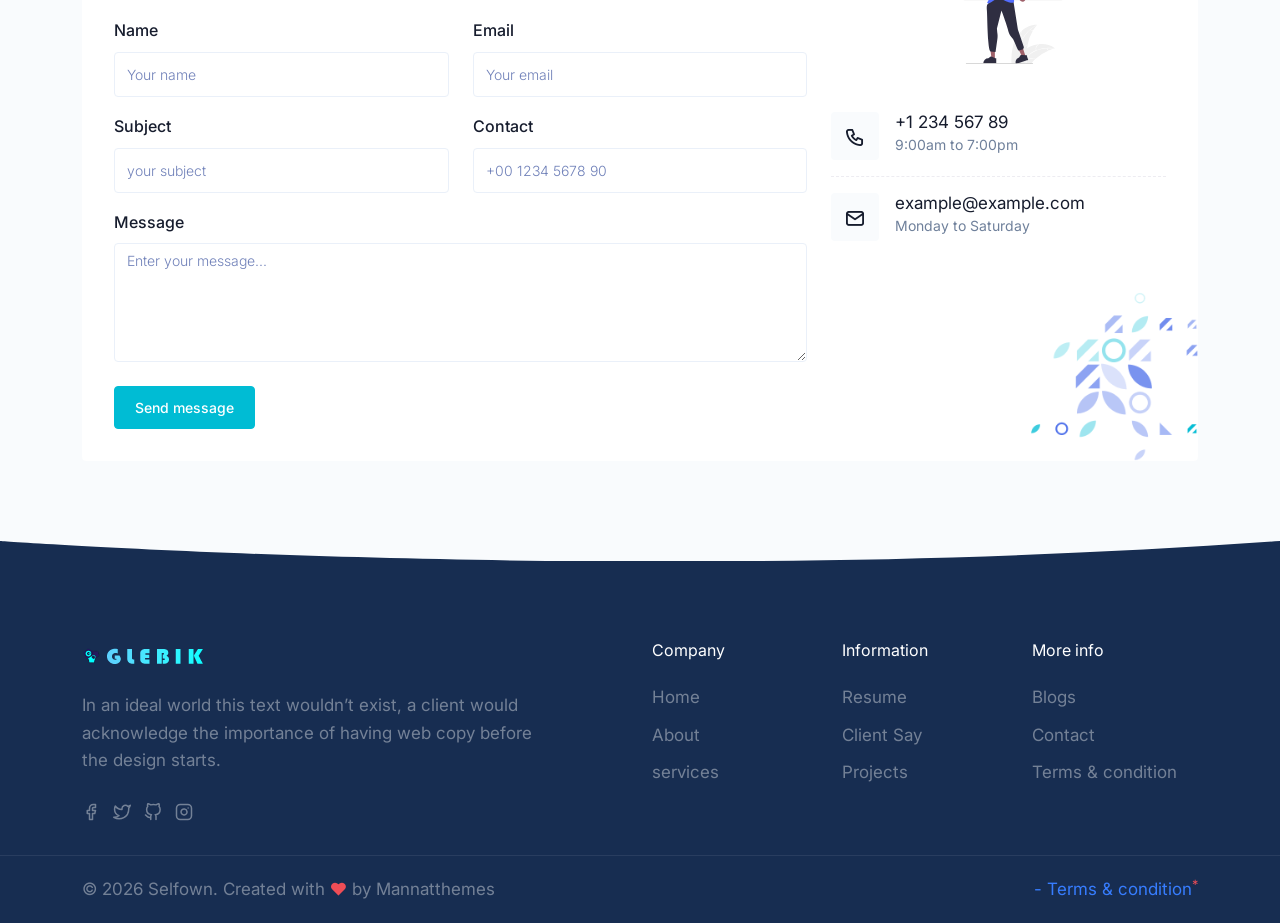
<file: default/index-4.html>
<!DOCTYPE html>
<html lang="en">
    <head>
        <meta charset="utf-8" />
        <title>Selfown - Responsive Personal page</title>
        <meta name="viewport" content="width=device-width, initial-scale=1.0" />
        <meta name="description" content="Premium Bootstrap 5 Template" />
        <meta name="keywords" content="bootstrap 5, premium, marketing, multipurpose" />
        <meta content="Mannatthemes" name="author" />

        <!-- favicon -->
        <link rel="shortcut icon" href="images/favicon.ico" />

        <!-- css -->
        <link href="css/bootstrap.min.css" rel="stylesheet" type="text/css" />
        <link href="css/style.min.css" rel="stylesheet" type="text/css" />

        <!-- colors -->
        <link href="css/colors/default.css" rel="stylesheet" type="text/css" id="color-opt" />
    </head>

    <body data-bs-spy="scroll" data-bs-target=".navbar" data-bs-offset="80" >
        <!-- start navbar -->
        <nav class="navbar navbar-expand-lg fixed-top sticky bg-white id="navbar">
            <div class="container">
                <a href="index-4.html" class="navbar-brand">
                    <img src="images/logo-sm.png" class="logo-sm" alt="" height="24" />
                    <img src="images/logo-light.png" class="logo-light" alt="" height="16" />
                    <img src="images/logo-dark.png" class="logo-dark" alt="" height="16" />
                </a><!--end navbar-brand-->
                <a href="javascript:void(0)" class="navbar-toggler" data-bs-toggle="collapse" data-bs-target="#navbarNav" aria-controls="navbarNav" aria-expanded="false" aria-label="Toggle navigation">
                    <span class="navbar-toggle-icon"><i data-feather="menu"></i></span>
                </a><!--end navbar-toggler-->

                <div class="collapse navbar-collapse" id="navbarNav">
                    <ul class="navbar-nav mx-auto navbar-center mt-lg-0 mt-2">
                        <li class="nav-item">
                            <a class="nav-link active" href="index.html">Home</a>
                        </li><!--end nav-item-->
                        <li class="nav-item">
                            <a class="nav-link" href="about.html">About</a>
                        </li><!--end nav-item-->
                        <li class="nav-item">
                            <a class="nav-link" href="services.html">Services</a>
                        </li><!--end nav-item-->                        
                        <li class="nav-item">
                            <a class="nav-link" href="resume.html">Resume</a>
                        </li><!--end nav-item-->
                        <li class="nav-item">
                            <a class="nav-link" href="projects.html">Projects</a>
                        </li><!--end nav-item-->
                        <li class="nav-item">
                            <a class="nav-link" href="blogs.html">Blogs</a>
                        </li><!--end nav-item-->
                        <li class="nav-item">
                            <a class="nav-link" href="contact.html">Contact</a>
                        </li><!--end nav-item-->
                    </ul><!--end navbar-nav-->
                    <a href="#" class="btn btn-sm nav-btn text-primary mb-4 mb-lg-0">Hire Me! <i class="icon-xxs ms-1" data-feather="chevrons-right"></i></a>
                </div><!-- end #navbarNav -->
            </div><!-- end container -->
        </nav>
        <!-- end navbar -->

        <!-- start hero -->
        <section class="hero-one hero-video position-relative" id="home"  style="background-image: url(images/personal/main-bg.png); background-size: cover; background-position: center center;">
            <div class="bg-overlay"></div>
            <div id="youtubeEmbed" class="hero_video" data-video-id="LBNDfxjEYlA"></div>
            <div class="container">
                <div class="row align-items-center justify-content-center">                    
                    
                    <div class="col-lg-7 text-center px-0 px-xl-4 mt-5 mt-lg-0 pt-5 pt-lg-0">
                        <h5 class="d-inline-block py-1 px-3 rounded text-muted font-secondary">Hi, I'm David Williamson</h5>
                        <h1 class="hero-title mb-4 font-secondary fo">I'm a freelance 
                            <div class="position-relative d-inline-block" style="margin-bottom: -20px;" data-delay="2200" data-words>
								&nbsp;
								<span class="text-anim-items">
									<span class="text-anim-item px-2"><span>React</span></span>
									<span class="text-anim-item px-2"><span>Flutter </span></span>
									<span class="text-anim-item px-2"><span>Python</span></span>
								</span>
								<span class="anim-line bg-orange"></span>
							</span>
                        </div> 
                            Developer
                        </h1>   
                        <span class="wrap"></span>                     
                        <div class="mb-5 mb-lg-0">                           
                            <div class="d-inline-block">
                                <a href="#" class="btn btn-primary">Download CV</a>
                            </div>
                        </div>
                    </div><!--end col-->   
                    <div class="col-lg-5  mx-auto mt-5"> 
                        <img src="images/personal/1.png" alt="" class="img-fluid ml-lg-5">
                    </div><!--end col-->                
                </div><!--end row-->             
            </div><!-- end container -->
        </section>
        <!-- end hero -->
        <div class="position-relative">
            <div class="shape overflow-hidden text-white">
                <svg viewBox="0 0 2880 48" fill="none" xmlns="http://www.w3.org/2000/svg">
                    <path d="M0 48H1437.5H2880V0H2160C1442.5 52 720 0 720 0H0V48Z" fill="currentColor"></path>
                </svg>
            </div>
        </div>
        <!-- start about -->
        <section class="section" id="about">
            <div class="container">
                <div class="row align-items-center">                
                    <div class="col-lg-6 align-self-center">
                        <h5 class="fs-24 text-dark fw-medium"><mark>Personal Details</mark></h5>       
                        <h4 class="fw-normal lh-base text-gray-700 mb-4 fs-20">It is a long established fact 
                            that a reader will be distracted by the readable content of a page when looking at its layout. 
                        </h4>
                        <div class="social">
                            <a href="#">
                                <i class="lab la-github github me-1"></i>
                            </a>
                            <a href="#">
                                <i class="lab la-twitter twitter me-1"></i>
                            </a>
                            <a href="#">
                                <i class="lab la-google google me-1"></i>
                            </a>
                            <a href="#">
                                <i class="lab la-linkedin-in linkedin me-1"></i>
                            </a>
                        </div>
                    </div><!--end col--> 
                    <div class="col-lg-5 ms-auto align-self-center">
                        <div class="mb-5 mb-lg-0">
                            <p class="mb-2">
                                <span class="personal-detail-title">Date of birth</span> 
                                <span class="personal-detail-info">06 june 1989</span>
                            </p>
                            <p class="mb-2">
                                <span class="personal-detail-title">Spoken Langages</span> 
                                <span class="personal-detail-info">English - French - German</span>
                            </p>
                            <p class="mb-2">
                                <span class="personal-detail-title">Nationality</span> 
                                <span class="personal-detail-info">USA</span>
                            </p>
                            <p class="mb-2">
                                <span class="personal-detail-title">Interest</span> 
                                <span class="personal-detail-info">Music, Reading, journey</span>
                            </p>
                        </div>
                    </div><!--end col-->
                    <div class="col-12 mt-5">
                        <div class="d-flex flex-wrap justify-content-center  mt-4 mt-md-5">
                            <div class="mx-3 ms-sm-0 ms-sm-0 mb-3 card-bg rounded p-1 pe-3 p-md-3 pe-md-4 shadow-sm">
                                <div class="d-flex align-items-center">
                                    <div class="thumb-md d-flex flex-wrap justify-content-center align-items-center">
                                        <img src="images/logos/android.svg" alt="" class="" height="34">
                                    </div>
                                    <div class="ms-3">
                                        <h6 class="mb-0 fw-medium text-gray-700">Android</h6>
                                        <p class="text-muted mb-0 fs-12">2 Year Experience</p>
                                    </div>
                                </div>                           
                            </div><!--/div-->
                            <div class="mx-3 ms-sm-0 ms-sm-0 mb-3 card-bg rounded p-1 pe-3 p-md-3 pe-md-4 shadow-sm">
                                <div class="d-flex align-items-center">
                                    <div class="thumb-md d-flex flex-wrap justify-content-center align-items-center">
                                        <img src="images/logos/Angular.svg" alt="" class="" height="34">
                                    </div>
                                    <div class="ms-3">
                                        <h6 class="mb-0 fw-medium text-gray-700">Angular</h6>
                                        <p class="text-muted mb-0 fs-12">1 Year Experience</p>
                                    </div>
                                </div>                           
                            </div><!--/div-->
                            <div class="mx-3 ms-sm-0 ms-sm-0 mb-3 card-bg rounded p-1 pe-3 p-md-3 pe-md-4 shadow-sm">
                                <div class="d-flex align-items-center">
                                    <div class="thumb-md d-flex flex-wrap justify-content-center align-items-center">
                                        <img src="images/logos/bootstrap.svg" alt="" class="" height="34">
                                    </div>
                                    <div class="ms-3">
                                        <h6 class="mb-0 fw-medium text-gray-700">Bootstrap</h6>
                                        <p class="text-muted mb-0 fs-12">3 Year Experience</p>
                                    </div>
                                </div>                           
                            </div><!--/div-->
                            <div class="mx-3 ms-sm-0 ms-sm-0 mb-3 card-bg rounded p-1 pe-3 p-md-3 pe-md-4 shadow-sm">
                                <div class="d-flex align-items-center">
                                    <div class="thumb-md d-flex flex-wrap justify-content-center align-items-center">
                                        <img src="images/logos/vue.svg" alt="" class="" height="34">
                                    </div>
                                    <div class="ms-3">
                                        <h6 class="mb-0 fw-medium text-gray-700">Vue</h6>
                                        <p class="text-muted mb-0 fs-12">2 Year Experience</p>
                                    </div>
                                </div>                           
                            </div><!--/div-->
                            <div class="mx-3 ms-sm-0 ms-sm-0 mb-3 card-bg rounded p-1 pe-3 p-md-3 pe-md-4 shadow-sm">
                                <div class="d-flex align-items-center">
                                    <div class="thumb-md d-flex flex-wrap justify-content-center align-items-center">
                                        <img src="images/logos/react.svg" alt="" class="" height="34">
                                    </div>
                                    <div class="ms-3">
                                        <h6 class="mb-0 fw-medium text-gray-700">React</h6>
                                        <p class="text-muted mb-0 fs-12">8 Months Experience</p>
                                    </div>
                                </div>                           
                            </div><!--/div-->
                            <div class="mx-3 ms-sm-0 ms-sm-0 mb-3 card-bg rounded p-1 pe-3 p-md-3 pe-md-4 shadow-sm">
                                <div class="d-flex align-items-center">
                                    <div class="thumb-md d-flex flex-wrap justify-content-center align-items-center">
                                        <img src="images/logos/mongodb.svg" alt="" class="" height="34">
                                    </div>
                                    <div class="ms-3">
                                        <h6 class="mb-0 fw-medium text-gray-700">Mongodb</h6>
                                        <p class="text-muted mb-0 fs-12">3 Months Experience</p>
                                    </div>
                                </div>                           
                            </div><!--/div-->
                            <div class="mx-3 ms-sm-0 ms-sm-0 mb-3 card-bg rounded p-1 pe-3 p-md-3 pe-md-4 shadow-sm">
                                <div class="d-flex align-items-center">
                                    <div class="thumb-md d-flex flex-wrap justify-content-center align-items-center">
                                        <img src="images/logos/laravel.svg" alt="" class="" height="34">
                                    </div>
                                    <div class="ms-3">
                                        <h6 class="mb-0 fw-medium text-gray-700">Laravel</h6>
                                        <p class="text-muted mb-0 fs-12">1 Year Experience</p>
                                    </div>
                                </div>                           
                            </div><!--/div-->
                            <div class="mx-3 ms-sm-0 ms-sm-0 mb-3 card-bg rounded p-1 pe-3 p-md-3 pe-md-4 shadow-sm">
                                <div class="d-flex align-items-center">
                                    <div class="thumb-md d-flex flex-wrap justify-content-center align-items-center">
                                        <img src="images/logos/nodejs-icon.svg" alt="" class="" height="34">
                                    </div>
                                    <div class="ms-3">
                                        <h6 class="mb-0 fw-medium text-gray-700">Node.js</h6>
                                        <p class="text-muted mb-0 fs-12">10 Months Experience</p>
                                    </div>
                                </div>                           
                            </div><!--/div-->
                        </div><!-- End div -->
                    </div><!-- End Col -->
                </div><!--end row--> 
            </div><!-- end container -->
        </section>
        <!-- end about -->
        <!-- start services -->
        <section class="section bg-gradient-light-white" id="services">
            <div class="container">                
                <div class="row justify-content-center mb-4">
                    <div class="col-12 col-md-10 col-lg-7 text-center">
                        <span class="badge badge-lg rounded bg-soft-alt-success fw-normal fs-13 text-uppercase">Services</span>
                        <h2 class="fs-2 fw-medium lh-1 text-dark my-3">Our Services</h2>
                        <p class="text-gray-700 fs-18 fs-lg mb-4 mb-md-5 lh-lg">
                            We craft digital, graphic and dimensional thinking, to create category leading brand experiences that have meaning .
                        </p>
                    </div><!--end col-->
                </div><!--end row-->
                <div class="row">
                    <div class="col-lg-4 col-md-6 mt-4 pt-2">
                        <div class="card rounded shadow border-0">
                            <div class="card-body p-4 m-2">
                                <div class="bg-soft-alt-orange d-flex justify-content-center align-items-center thumb-xl  rounded">
                                    <i data-feather="layers" class="align-self-center svg-orange icon-md"></i>  
                                </div>
                                <h5 class="text-dark fs-22 fw-medium my-4">Awesome Support</h5>
                                <p class="text-muted pb-4">Some quick example text to build on the card title and make up the bulk of the card's content platform.</p>
                            </div><!-- end card-body -->
                        </div><!-- end card -->
                    </div><!-- end col -->
                    <div class="col-lg-4 col-md-6 mt-4 pt-2">
                        <div class="card rounded shadow  border-0">
                            <div class="card-body p-4 m-2">
                                <div class="bg-soft-alt-info d-flex justify-content-center align-items-center thumb-xl  rounded">
                                    <i data-feather="dollar-sign" class="align-self-center svg-info icon-md"></i>  
                                </div>
                                <h5 class="text-dark fs-22 fw-medium my-4">Dynamic Growth</h5>
                                <p class="text-muted pb-4">Credibly brand standards compliant users without extensible services. Anibh euismod tincidunt.</p>
                            </div><!-- end card-body -->
                        </div><!-- end card -->
                    </div><!-- end col -->
                    <div class="col-lg-4 col-md-6 mt-4 pt-2">
                        <div class="card rounded shadow  border-0">
                            <div class="card-body p-4 m-2">
                                <div class="bg-soft-alt-success d-flex justify-content-center align-items-center thumb-xl  rounded">
                                    <i data-feather="check-square" class="align-self-center svg-success icon-md"></i>  
                                </div>
                                <h5 class="text-dark fs-22 fw-medium my-4">Branding Identity</h5>
                                <p class="text-muted pb-4">Separated they live in Bookmarksgrove right at the coast of the Semantics, and large.</p>
                            </div><!-- end card-body -->
                        </div><!-- end card -->
                    </div><!-- end col -->
                </div><!-- end row -->
            </div><!-- end container -->
        </section>
        <!-- end services -->

        
        <!-- start resume -->
        <section class="section" id="resume">
            <div class="container">                
                <div class="row justify-content-center mb-4">
                    <div class="col-12 col-md-10 col-lg-7 text-center">
                        <span class="badge badge-lg rounded bg-soft-alt-success fw-normal fs-13 text-uppercase">Life Time</span>
                        <h2 class="fs-2 fw-medium lh-1 text-dark my-3">Education & Experience</h2>
                        <p class="text-gray-700 fs-18 fs-lg mb-4 mb-md-5 lh-lg">
                            We craft digital, graphic and dimensional thinking, to create category leading brand experiences that have meaning .
                        </p>
                    </div><!--end col-->
                </div><!--end row-->
                <div class="row">
                    <div class="col-12">
                        <div class="row g-0">
                            <div class="col-lg-4 col-md-6">
                                <div class="card rounded bg-light h-100 border-0">
                                    <div class="card-body d-flex justify-content-center align-items-center">
                                        <div class="mx-auto text-center">
                                            <img src="images/personal/school.png" alt="" class="vector-dark" height="150">
                                            <img src="images/personal/school-light.png" alt="" class="vector-light" height="150">
                                            <h5 class="text-dark fs-22 fw-medium my-2">Education</h5>     
                                        </div>                          
                                    </div><!-- end card-body -->
                                </div><!-- end card -->
                            </div><!-- end col -->
                            <div class="col-lg-8 col-md-6">
                                <div class="card rounded bg-white  h-100 border-0">
                                    <div class="card-body p-0">
                                        <div class="accordion accordion-flush" id="Education_accordion">
                                            <div class="accordion-item">
                                                <h2 class="accordion-header" id="prime">
                                                    <button class="accordion-button" type="button" data-bs-toggle="collapse" data-bs-target="#Education_one" aria-expanded="false">                                                        
                                                        MSc IT Master Degree
                                                        <span class="fw-medium text-primary ms-auto fs-14">2010 - 2012</span>
                                                    </button>
                                                </h2>
                                                <div id="Education_one" class="accordion-collapse collapse show" aria-labelledby="prime" data-bs-parent="#Education_accordion">
                                                    <div class="accordion-body">
                                                        <p class="text-muted mb-3">Harvard University is an educational institution that offers graduate, 
                                                            professional, and research programs 
                                                            in the fields of and public health.
                                                        </p>
                                                        <p class="fw-medium">Harvard University, Cambridge, MA, United States</p>
                                                    </div>
                                                </div>
                                            </div><!--end accordion-item-->
                                            <div class="accordion-item">
                                                <h2 class="accordion-header" id="second">
                                                    <button class="accordion-button collapsed" type="button" data-bs-toggle="collapse" data-bs-target="#Education_two" aria-expanded="false">
                                                    BCA college complete course
                                                    <span class="fw-medium text-primary ms-auto fs-14">2007 - 2010</span>
                                                    </button>
                                                </h2>
                                                <div id="Education_two" class="accordion-collapse collapse" aria-labelledby="second" data-bs-parent="#Education_accordion">
                                                    <div class="accordion-body">
                                                        <p class="text-muted mb-3">Columbia University is an educational institution that offers graduate, 
                                                            professional, and research programs 
                                                            in the fields of and public health.
                                                        </p>
                                                        <p class="fw-medium">Columbia University, New York, NY, United States</p>
                                                    </div>
                                                </div>
                                            </div><!--end accordion-item-->
                                            <div class="accordion-item">
                                                <h2 class="accordion-header" id="higher">
                                                    <button class="accordion-button collapsed" type="button" data-bs-toggle="collapse" data-bs-target="#Education_three" aria-expanded="false">
                                                        High / Higher secondary school
                                                    <span class="fw-medium text-primary ms-auto fs-14">1999 - 2007</span>
                                                    </button>
                                                </h2>
                                                <div id="Education_three" class="accordion-collapse collapse" aria-labelledby="higher" data-bs-parent="#Education_accordion">
                                                    <div class="accordion-body">
                                                        <p class="text-muted mb-3">Princeton University is an educational institution that offers graduate, 
                                                            professional, and research programs 
                                                            in the fields of and public health.
                                                        </p>
                                                        <p class="fw-medium">Princeton University, Princeton, NJ, United States</p>
                                                    </div>
                                                </div>
                                            </div><!--end accordion-item-->
                                        </div><!--end accordion-->
                                    </div><!-- end card-body -->
                                </div><!-- end card -->
                            </div><!-- end col -->                            
                        </div><!-- end row -->
                        <hr class="hr-dashed">
                        <div class="row g-0">
                            <div class="col-lg-4 col-md-6">
                                <div class="card rounded bg-light h-100 border-0">
                                    <div class="card-body d-flex justify-content-center align-items-center">
                                        <div class="mx-auto text-center">
                                            <img src="images/personal/job.png" alt="" class="vector-dark" height="150">
                                            <img src="images/personal/job-light.png" alt="" class="vector-light" height="150">
                                            <h5 class="text-dark fs-22 fw-medium my-2">Experience</h5>     
                                        </div>                          
                                    </div><!-- end card-body -->
                                </div><!-- end card -->
                            </div><!-- end col -->
                            <div class="col-lg-8 col-md-6">
                                <div class="card rounded bg-white  h-100 border-0">
                                    <div class="card-body p-0">
                                        <div class="accordion accordion-flush" id="Experience_accordion">
                                            <div class="accordion-item">
                                                <h2 class="accordion-header" id="first-co">
                                                    <button class="accordion-button" type="button" data-bs-toggle="collapse" data-bs-target="#Experience_one" aria-expanded="false">
                                                        ABC themes - Web Design IT Company
                                                        <span class="fw-medium text-primary ms-auto fs-14">2020 - 2021</span>
                                                    </button>
                                                </h2>
                                                <div id="Experience_one" class="accordion-collapse collapse show" aria-labelledby="first-co" data-bs-parent="#Experience_accordion">
                                                    <div class="accordion-body">
                                                        <p class="text-muted mb-1">- Delivered quality code by applying the best development practices</p>
                                                        <p class="fw-medium">A-000 Chambers Street, Suite z-701 New York, NY 10007, United States</p>
                                                        <span class="badge badge-lg rounded bg-soft-alt-info fw-normal fs-13 text-uppercase mt-2">Angular</span>
                                                        <span class="badge badge-lg rounded bg-soft-alt-info fw-normal fs-13 text-uppercase mt-2">React</span>
                                                        <span class="badge badge-lg rounded bg-soft-alt-info fw-normal fs-13 text-uppercase mt-2">Python</span>
                                                    </div>
                                                </div>
                                            </div><!--end accordion-item-->
                                            <div class="accordion-item">
                                                <h2 class="accordion-header" id="second-co">
                                                    <button class="accordion-button collapsed" type="button" data-bs-toggle="collapse" data-bs-target="#Experience_two" aria-expanded="false">
                                                    DEF Themes - Creative full stack web design & development
                                                    <span class="fw-medium text-primary ms-auto fs-14">2016 - 2019</span>
                                                    </button>
                                                </h2>
                                                <div id="Experience_two" class="accordion-collapse collapse" aria-labelledby="second-co" data-bs-parent="#Experience_accordion">
                                                    <div class="accordion-body">
                                                        <p class="text-muted mb-1">- Delivered quality code by applying the best development practices</p>
                                                        <p class="fw-medium">A-000 Chambers Street, Suite z-701 New York, NY 10007, United States</p>
                                                        <span class="badge badge-lg rounded bg-soft-alt-info fw-normal fs-13 text-uppercase mt-2">Laravel</span>
                                                        <span class="badge badge-lg rounded bg-soft-alt-info fw-normal fs-13 text-uppercase mt-2">Bootstrap</span>
                                                        <span class="badge badge-lg rounded bg-soft-alt-info fw-normal fs-13 text-uppercase mt-2">javascript</span>
                                                    </div>
                                                </div>
                                            </div><!--end accordion-item-->
                                            <div class="accordion-item">
                                                <h2 class="accordion-header" id="third-co">
                                                    <button class="accordion-button collapsed" type="button" data-bs-toggle="collapse" data-bs-target="#Experience_three" aria-expanded="false">
                                                        GHI Themes - Web & App IT Company
                                                    <span class="fw-medium text-primary ms-auto fs-14">2013 - 2015</span>
                                                    </button>
                                                </h2>
                                                <div id="Experience_three" class="accordion-collapse collapse" aria-labelledby="third-co" data-bs-parent="#Experience_accordion">
                                                    <div class="accordion-body">
                                                        <p class="text-muted mb-1">- Delivered quality code by applying the best development practices</p>
                                                        <p class="fw-medium">A-000 Chambers Street, Suite z-701 New York, NY 10007, United States</p>
                                                        <span class="badge badge-lg rounded bg-soft-alt-info fw-normal fs-13 text-uppercase mt-2">Node.js</span>
                                                        <span class="badge badge-lg rounded bg-soft-alt-info fw-normal fs-13 text-uppercase mt-2">Php.net</span>
                                                        <span class="badge badge-lg rounded bg-soft-alt-info fw-normal fs-13 text-uppercase mt-2">Django</span>
                                                    </div>
                                                </div>
                                            </div><!--end accordion-item-->
                                        </div><!--end accordion-->
                                    </div><!-- end card-body -->
                                </div><!-- end card -->
                            </div><!-- end col -->
                        </div><!--end row-->
                    </div><!-- end col -->
                </div><!-- end row -->
            </div><!-- end container -->
        </section>
        <!-- end resume -->
        
        <div class="position-relative"> 
            <div class="shape overflow-hidden text-light"> 
                <svg viewBox="0 0 2880 150" fill="none" xmlns="http://www.w3.org/2000/svg"> <path d="M110 105L2160 0H2880V150H0V105H110Z" fill="currentColor"></path> </svg>
            </div>
        </div>
        <!--what client says -->
        <section class="section bg-gradient-light-white" id="review">
            <div class="container">  
                <div class="row">
                    <div class="col-lg-12 mx-auto">                       
                        <div class="card rounded shadow ">                            
                            <div class="client-carousel">
                                <div class="row align-items-center">
                                    <div class="col-lg-10 p-5 mx-auto">                                        
                                        <div class="client-carousel">
                                            <div id="demo" class="carousel carousel-dark slide" data-bs-ride="carousel" data-bs-wrap="true">                                            
                                                <div class="carousel-inner">
                                                    <div class="carousel-item text-center active" data-bs-interval="4000">
                                                        <img src="images/logos/logo-1.svg" alt="" class="my-3" height="70">
                                                        <p class="font-secondary fs-22 fst-italic mb-4 px-4">                                                    
                                                            I feel confident imposing change on myself. 
                                                            It's a lot more fun progressing than looking back. 
                                                            That's why scelerisque pretium dolor, 
                                                            sit amet vehicula erat pelleque need throw curve balls.                                                    
                                                        </p>
                                                        <img src="images/users/user-3.jpg" alt="" class="thumb-lg rounded-circle d-block mx-auto">
                                                        <span class="text-uppercase text-muted fs-14 fw-medium">- John M. Sperry</span>
                                                        <ul class="list-inline mb-0 align-self-center">
                                                            <li class="list-inline-item"><i class="la la-star text-warning fs-16"></i></li>
                                                            <li class="list-inline-item"><i class="la la-star text-warning fs-16 ms-n2"></i></li>
                                                            <li class="list-inline-item"><i class="la la-star text-warning fs-16 ms-n2"></i></li>
                                                            <li class="list-inline-item"><i class="la la-star text-warning fs-16 ms-n2"></i></li>
                                                            <li class="list-inline-item"><i class="la la-star-half-o text-warning fs-16 ms-n2"></i></li>
                                                        </ul>
                                                    </div>
                                                    <div class="carousel-item text-center" data-bs-interval="4000">
                                                        <img src="images/logos/logo-3.svg" alt="" class="my-3" height="70">
                                                        <p class="font-secondary fs-22 fst-italic mb-4 px-4">                                                    
                                                            I feel confident imposing change on myself. 
                                                            It's a lot more fun progressing than looking back. 
                                                            That's why scelerisque pretium dolor, 
                                                            sit amet vehicula erat pelleque need throw curve balls.                                                    
                                                        </p>
                                                        <img src="images/users/user-5.jpg" alt="" class="thumb-lg rounded-circle d-block mx-auto">
                                                        <span class="text-uppercase text-muted fs-14 fw-medium">- Larry J. Akins</span>
                                                        <ul class="list-inline mb-0 align-self-center">
                                                            <li class="list-inline-item"><i class="la la-star text-warning fs-16"></i></li>
                                                            <li class="list-inline-item"><i class="la la-star text-warning fs-16 ms-n2"></i></li>
                                                            <li class="list-inline-item"><i class="la la-star text-warning fs-16 ms-n2"></i></li>
                                                            <li class="list-inline-item"><i class="la la-star text-warning fs-16 ms-n2"></i></li>
                                                            <li class="list-inline-item"><i class="la la-star-half-o text-warning fs-16 ms-n2"></i></li>
                                                        </ul>
                                                    </div>
                                                </div>                                            
                                            </div> 
                                            <button class="carousel-control-prev" type="button" data-bs-target="#demo" data-bs-slide="prev">
                                                <span class="carousel-control-prev-icon"></span>
                                            </button>
                                            <button class="carousel-control-next" type="button" data-bs-target="#demo" data-bs-slide="next">
                                                <span class="carousel-control-next-icon"></span>
                                            </button>
                                        </div> <!--end client-carousel-->                                        
                                    </div><!--end col-->                                 
                                </div><!-- end row -->                                 
                             </div><!--end card-body-->
                        </div><!--end card-->
                    </div><!--end col-->            
                </div><!-- end row -->                 
            </div><!-- end container -->
        </section>
        <!-- end what client says -->
        
        <section class="section bg-light cta-pettern" id="cta">
            <div class="container">            
                <div class="row align-items-center">
                    <div class="col-lg-6">
                        <div class="pattern-1 position-absolute">
                            <img src="images/p-1.svg" alt="" class="" height="80">
                        </div>
                        <h2 class="text-dark" style="line-height: 1.5; position: relative;">I Am Available For Freelancer.</h2>
                        <p class="text-muted mb-0">Browse hundreds of job offers and find the bestsuitable position.</p>
                    </div><!--end col--> 
                    <div class="col-lg-6 ml-auto">
                        <div class="cta-search">
                            <form class="position-relative">
                                <input type="email" placeholder="Email Address" required="">
                                <button type="submit" class="btn btn-dark">Send Massage</button>
                            </form>
                        </div>
                    </div><!--end col--> 
                </div><!--end row--> 
            </div><!--end container--> 
        </section>
        <!-- start projects -->
        <section class="section" id="projects">
            <div class="container">                
                <div class="row justify-content-center mb-4">
                    <div class="col-12 col-md-10 col-lg-7 text-center">
                        <span class="badge badge-lg rounded bg-soft-alt-success fw-normal fs-13 text-uppercase">Work</span>
                        <h2 class="fs-2 fw-medium lh-1 text-dark my-3">My Projects</h2>
                        <p class="text-gray-700 fs-18 fs-lg mb-4 mb-md-5 lh-lg">
                            We craft digital, graphic and dimensional thinking, to create category leading brand experiences that have meaning .
                        </p>
                    </div><!--end col-->
                </div><!--end row-->
                <div class="row">                    
                    <div class="col-12 filters-group-wrap">
                        <div class="filters-group mb-5">                            
                            <ul class="mb-0 list-unstyled filter-options filter-tab">
                                <li class="list-inline-item position-relative text-dark active" data-group="all">All</li>
                                <li class="list-inline-item position-relative text-dark" data-group="angular">Angular</li>
                                <li class="list-inline-item position-relative text-dark" data-group="mongodb">Mongodb</li>
                                <li class="list-inline-item position-relative text-dark" data-group="bootstrap">Bootstrap</li>
                            </ul>
                        </div>
                    </div><!--end col-->
                </div><!--end row-->
                <div class="row d-flex  g-1 justify-content-center" id="grid">
                    <div class="col-lg-4 col-md-6 picture-item" data-groups='["angular", "bootstrap"]'>
                        <div class="card rounded shadow border-0 m-2">
                            <div class="card-body p-4 m-2">
                                <div class="media mb-3">
                                    <div class="bg-soft-alt-orange d-flex justify-content-center align-items-center thumb-xl  rounded">
                                        <img src="images/logos/Angular.svg" alt="" class="thumb-md">
                                    </div>
                                    <div class="media-body ms-3 align-self-center">
                                        <h5 class="text-dark fs-18 fw-medium m-0">Auto Drive Project</h5>
                                        <p class="text-muted mb-0 fs-13">htpps://abcd-Example.com <a href=""><i class="ti ti-external-link fs-18 text-primary"></i></a></p>
                                    </div><!--end media-body-->
                                </div><!--end media-->  
                                <span class="badge badge-lg rounded bg-soft-alt-info fw-normal fs-12 text-uppercase">Angular</span>
                                <span class="badge badge-lg rounded bg-soft-alt-info fw-normal fs-12 text-uppercase">React</span>
                                <span class="badge badge-lg rounded bg-soft-alt-info fw-normal fs-12 text-uppercase">Jquery</span>
                            </div><!-- end card-body -->
                        </div><!-- end card -->
                    </div><!-- end col -->
                    <div class="col-lg-4 col-md-6 picture-item" data-groups='["bootstrap"]'>
                        <div class="card rounded shadow border-0 m-2">
                            <div class="card-body p-4 m-2">
                                <div class="media mb-3">
                                    <div class="bg-soft-alt-info d-flex justify-content-center align-items-center thumb-xl  rounded">
                                        <img src="images/logos/bootstrap.svg" alt="" class="thumb-md">
                                    </div>
                                    <div class="media-body ms-3 align-self-center">
                                        <h5 class="text-dark fs-18 fw-medium m-0">Auto Drive Project</h5>
                                        <p class="text-muted mb-0 fs-13">htpps://abcd-Example.com <a href=""><i class="ti ti-external-link fs-18 text-primary"></i></a></p>
                                    </div><!--end media-body-->
                                </div><!--end media-->                             
                                <span class="badge badge-lg rounded bg-soft-alt-info fw-normal fs-12 text-uppercase">Bootstrap</span>
                                <span class="badge badge-lg rounded bg-soft-alt-info fw-normal fs-12 text-uppercase">Css</span>
                                <span class="badge badge-lg rounded bg-soft-alt-info fw-normal fs-12 text-uppercase">Javascript</span>
                            </div><!-- end card-body -->
                        </div><!-- end card -->
                    </div><!-- end col -->
                    <div class="col-lg-4 col-md-6 picture-item" data-groups='["mongodb", "vue", "angular"]'>
                        <div class="card rounded shadow border-0 m-2">
                            <div class="card-body p-4 m-2">
                                <div class="media mb-3">
                                    <div class="bg-soft-alt-success d-flex justify-content-center align-items-center thumb-xl  rounded">
                                        <img src="images/logos/mongodb.svg" alt="" class="thumb-md">
                                    </div>
                                    <div class="media-body ms-3 align-self-center">
                                        <h5 class="text-dark fs-18 fw-medium m-0">Auto Drive Project</h5>
                                        <p class="text-muted mb-0 fs-13">htpps://abcd-Example.com <a href=""><i class="ti ti-external-link fs-18 text-primary"></i></a></p>
                                    </div><!--end media-body-->
                                </div><!--end media-->                             
                                <span class="badge badge-lg rounded bg-soft-alt-info fw-normal fs-12 text-uppercase">Mongodb</span>
                                <span class="badge badge-lg rounded bg-soft-alt-info fw-normal fs-12 text-uppercase">Javascript</span>
                            </div><!-- end card-body -->
                        </div><!-- end card -->
                    </div><!-- end col --> 
                    <div class="col-lg-4 col-md-6 picture-item" data-groups='["vue"]'>
                        <div class="card rounded shadow border-0 m-2">
                            <div class="card-body p-4 m-2">
                                <div class="media mb-3">
                                    <div class="bg-soft-alt-success d-flex justify-content-center align-items-center thumb-xl  rounded">
                                        <img src="images/logos/vue.svg" alt="" class="thumb-md">
                                    </div>
                                    <div class="media-body ms-3 align-self-center">
                                        <h5 class="text-dark fs-18 fw-medium m-0">Auto Drive Project</h5>
                                        <p class="text-muted mb-0 fs-13">htpps://abcd-Example.com <a href=""><i class="ti ti-external-link fs-18 text-primary"></i></a></p>
                                    </div><!--end media-body-->
                                </div><!--end media-->                             
                                <span class="badge badge-lg rounded bg-soft-alt-info fw-normal fs-12 text-uppercase">Vue</span>
                                <span class="badge badge-lg rounded bg-soft-alt-info fw-normal fs-12 text-uppercase">Javascript</span>
                            </div><!-- end card-body -->
                        </div><!-- end card -->
                    </div><!-- end col -->
                    <div class="col-lg-4 col-md-6 picture-item" data-groups='["react", "angular"]'>
                        <div class="card rounded shadow border-0 m-2">
                            <div class="card-body p-4 m-2">
                                <div class="media mb-3">
                                    <div class="bg-soft-alt-primary d-flex justify-content-center align-items-center thumb-xl  rounded">
                                        <img src="images/logos/react.svg" alt="" class="thumb-md">
                                    </div>
                                    <div class="media-body ms-3 align-self-center">
                                        <h5 class="text-dark fs-18 fw-medium m-0">Auto Drive Project</h5>
                                        <p class="text-muted mb-0 fs-13">htpps://abcd-Example.com <a href=""><i class="ti ti-external-link fs-18 text-primary"></i></a></p>
                                    </div><!--end media-body-->
                                </div><!--end media-->                             
                                <span class="badge badge-lg rounded bg-soft-alt-info fw-normal fs-12 text-uppercase">React</span>
                                <span class="badge badge-lg rounded bg-soft-alt-info fw-normal fs-12 text-uppercase">Javascript</span>
                            </div><!-- end card-body -->
                        </div><!-- end card -->
                    </div><!-- end col -->                    
                </div><!-- end row -->
            </div><!-- end container -->
        </section>
        <!-- end projects -->
        
        <!-- our blogs -->
        <section class="section " id="blogs">
            <div class="container pb-5">
                <div class="row justify-content-center mb-4">
                    <div class="col-12 col-md-10 col-lg-7 text-center">
                        <span class="badge badge-lg rounded bg-soft-alt-success fw-normal fs-13 text-uppercase">Blogs</span>
                        <h2 class="fs-2 fw-normal lh-1 text-dark my-3">Latest news & insights</h2>
                        <p class="text-gray-700 fs-18 fs-lg mb-4 mb-md-5 lh-lg">
                            We craft digital, graphic and dimensional thinking, to create category leading brand experiences that have meaning .
                        </p>
                    </div><!--end col-->
                </div><!--end row-->
                <div class="row align-items-center">
                    <div class="col-lg-4 col-md-6">
                        <div class="card shadow">
                            <img src="images/personal/1.jpg" alt="" class="img-fluid rounded-top">
                            <div class="card-body">
                                
                                <a href="" class="fs-20 my-0 d-block fw-medium">Change the world with small things</a>
                                <hr class="hr-dashed">
                                <div class="d-flex justify-content-between">
                                    <div class="meta-box">
                                        <div class="media">
                                            <img src="images/users/user-7.jpg" alt="" class="thumb-sm rounded-circle me-2 align-self-center">                                       
                                            <div class="media-body align-self-center text-truncate">
                                                <h6 class="m-0 fs-14">Charles Woodall</h6>
                                                <p class="mb-0 fs-12 text-muted">14 Feb 2022</p>
                                            </div><!--end media-body-->
                                        </div>                                            
                                    </div><!--end meta-box-->
                                    <div class="align-self-center">
                                        <a href="#" class="fs-14">Read more <i class="ti ti-arrow-right align-self-center"></i></a>
                                    </div>
                                </div>                                                                 
                            </div><!--end card-body-->
                        </div><!--end card-->
                    </div><!--end col-->
                    <div class="col-lg-4 col-md-6">
                        <div class="card shadow">
                            <img src="images/personal/3.jpg" alt="" class="img-fluid rounded-top">
                            <div class="card-body">                                
                                <a href="" class="fs-20 my-0 d-block fw-medium">With a clean, minimal and professional look</a>
                                <hr class="hr-dashed">
                                <div class="d-flex justify-content-between">
                                    <div class="meta-box">
                                        <div class="media">
                                            <img src="images/users/user-2.jpg" alt="" class="thumb-sm rounded-circle me-2 align-self-center">                                       
                                            <div class="media-body align-self-center text-truncate">
                                                <h6 class="m-0 fs-14">Jarvis Owen</h6>
                                                <p class="mb-0 fs-12 text-muted">12 Jan 2022</p>
                                            </div><!--end media-body-->
                                        </div>                                            
                                    </div><!--end meta-box-->
                                    <div class="align-self-center">
                                        <a href="#" class="fs-14">Read more <i class="ti ti-arrow-right align-self-center"></i></a>
                                    </div>
                                </div>                                                                 
                            </div><!--end card-body-->
                        </div><!--end card-->
                    </div><!--end col-->           
                    
                    <div class="col-lg-4 col-md-6">
                        <div class="card shadow">
                            <img src="images/personal/2.jpg" alt="" class="img-fluid rounded-top">
                            <div class="card-body">                                
                                <a href="" class="fs-20 my-0 d-block fw-medium">With a clean, minimal and professional look</a>
                                <hr class="hr-dashed">
                                <div class="d-flex justify-content-between">
                                    <div class="meta-box">
                                        <div class="media">
                                            <img src="images/users/user-2.jpg" alt="" class="thumb-sm rounded-circle me-2 align-self-center">                                       
                                            <div class="media-body align-self-center text-truncate">
                                                <h6 class="m-0 fs-14">Jarvis Owen</h6>
                                                <p class="mb-0 fs-12 text-muted">12 Jan 2022</p>
                                            </div><!--end media-body-->
                                        </div>                                            
                                    </div><!--end meta-box-->
                                    <div class="align-self-center">
                                        <a href="#" class="fs-14">Read more <i class="ti ti-arrow-right align-self-center"></i></a>
                                    </div>
                                </div>                                                                 
                            </div><!--end card-body-->
                        </div><!--end card-->
                    </div><!--end col-->            
                </div><!-- end row -->
            </div>
            <!-- end container -->
        </section>
        <!--end projects-->

        <!-- start contact us -->
        <section class="section bg-light" id="contact">
            <div class="container">
                <div class="row">
                    <div class="col-12">
                        <div class="card bg-white"  style="background: url(images/personal/testi-pet.png); background-repeat: no-repeat; background-size: 15%; background-position: right bottom;">
                            <div class="card-body">
                                <div class="row">
                                    <div class="col-md-8">
                                        <h2 class="fs-2 fw-normal lh-1 text-dark mb-3">Get in touch !</h2>
                                        <p class="text-gray-700 fs-18 fs-lg mb-4 mb-md-5 ">Always available for freelancing if the right project <br> comes along, Feel free to contact me.</p>
                                        <form method="post" name="myForm" onsubmit="return validateForm()">
                                            <span id="error-msg"></span>
                                            <div class="row">
                                                <div class="col-md-6 mb-3">
                                                    <label class="fw-medium form-label fs-16" for="name">Name</label>
                                                    <input type="text" class="form-control" placeholder="Your name" id="name" />
                                                </div>
                                                <!-- end col -->
                                                <div class="col-md-6 mb-3">
                                                    <label class="fw-medium form-label  fs-16" for="email">Email</label>
                                                    <input type="email" class="form-control" placeholder="Your email" id="email" />
                                                </div>
                                                <!-- end col -->
                                                <div class="col-md-6 mb-3">
                                                    <label class="fw-medium form-label  fs-16" for="subject">Subject</label>
                                                    <input type="text" class="form-control" placeholder="your subject" id="subject" />
                                                </div>
                                                <!-- end col -->
                                                <div class="col-md-6 mb-3">
                                                    <label class="fw-medium form-label  fs-16" for="number">Contact</label>
                                                    <input type="text" class="form-control" placeholder="+00 1234 5678 90" id="number" />
                                                </div>
                                                <!-- end col -->
                                                <div class="col-12 mb-3">
                                                    <label class="fw-medium form-label  fs-16" for="comments">Message</label>
                                                    <textarea class="form-control" id="comments" placeholder="Enter your message..." rows="5"></textarea>
                                                </div>
                                                <!-- end col -->
                                                <div class="col-12">
                                                    <input type="submit" id="submit" name="send" class="btn btn-primary mt-2" value="Send message" />
                                                </div>
                                                <!-- end col -->
                                            </div><!--end row-->
                                        </form><!-- end form -->
                                    </div><!-- end col -->
                                    <div class="col-md-4">
                                        <img src="images/personal/contact.svg" alt="" height="200" class=" mx-auto d-block mb-5">
                                        <div class="d-flex">
                                            <div class="bg-light d-flex justify-content-center align-items-center thumb-lg  rounded">
                                                <i class="ti ti-phone fs-22"></i>
                                            </div>
                                            <div class="align-self-center ms-3">
                                                <span class="d-block lh-1">+1 234 567 89</span>
                                                <span class="text-muted fs-14 mt-n2">9:00am to 7:00pm</span>
                                            </div>
                                        </div>
                                        <hr class="hr-dashed my-3">
                                        <div class="d-flex">
                                            <div class="bg-light d-flex justify-content-center align-items-center thumb-lg  rounded">
                                                <i class="ti ti-mail fs-22"></i>
                                            </div>
                                            <div class="align-self-center ms-3">
                                                <span class="d-block lh-1">example@example.com</span>
                                                <span class="text-muted fs-14 mt-n2">Monday to Saturday</span>
                                            </div>
                                        </div>
                                    </div><!--end col-->
                                </div><!-- end row -->  
                            </div><!--end card-body-->
                        </div><!--end card-->
                    </div><!-- end col -->
                </div><!-- end row -->   
            </div><!-- end container -->
        </section>
        <!-- end contact us -->


        <div class="position-relative">
            <div class="shape overflow-hidden bg-footer">
                <svg viewBox="0 0 2880 48" fill="none" xmlns="http://www.w3.org/2000/svg">
                    <path d="M0 48H1437.5H2880V0H2160C1442.5 52 720 0 720 0H0V48Z" fill="currentColor"></path>
                </svg>
            </div>
        </div>

        <!-- start footer -->
        <footer class="footer">
            <div class="container">
                <div class="row">
                    <div class="col-lg-5 border-e-dashed">
                        <a href="layout-one-1.html">
                            <img src="images/logo-sm.png" alt="" height="18" />
                            <img src="images/logo-light.png" alt="" height="16" />
                        </a>
                        <p class="my-4">In an ideal world this text wouldn’t exist, 
                            a client would acknowledge the importance of having web 
                            copy before the design starts.
                        </p>
                        <ul class="list-unstyled footer-social mb-0 mt-sm-0 mt-3">
                            <li class="list-inline-item">
                                <a href="#"> <i class="icon-xs" data-feather="facebook"></i> </a>
                            </li>
                            <li class="list-inline-item">
                                <a href="#"> <i class="icon-xs" data-feather="twitter"></i> </a>
                            </li>
                            <li class="list-inline-item">
                                <a href="#"> <i class="icon-xs" data-feather="github"></i> </a>
                            </li>
                            <li class="list-inline-item">
                                <a href="#"> <i class="icon-xs" data-feather="instagram"></i> </a>
                            </li>
                        </ul>
                    </div><!-- end col -->
                    <div class="col-lg-6 offset-lg-1">
                        <div class="row">
                            <div class="col-md-4">
                                <h6 class="text-footer mb-4 mt-sm-0 mt-5">Company</h6>
                                <ul class="list-unstyled footer-list">
                                    <li><a href="#home">Home</a></li>
                                    <li><a href="#about">About</a></li>
                                    <li><a href="#services">services</a></li>
                                    
                                </ul>
                            </div><!-- end col -->
                            <div class="col-md-4">
                                <h6 class="text-footer mb-4 mt-sm-0 mt-4">Information</h6>
                                <ul class="list-unstyled footer-list">
                                    <li><a href="#resume">Resume</a></li>
                                    <li><a href="#review">Client Say</a></li>
                                    <li><a href="#projects">Projects</a></li>                                    
                                    
                                </ul>
                            </div><!-- end col -->
                            <div class="col-md-4">
                                <h6 class="text-footer mb-4 mt-sm-0 mt-4">More info</h6>
                                <ul class="list-unstyled footer-list">
                                    <li><a href="#blogs">Blogs</a></li>
                                    <li><a href="#contact">Contact</a></li>
                                    <li><a href="#">Terms & condition</a></li>
                                </ul>
                            </div><!-- end col -->
                        </div><!-- end row -->
                    </div><!-- end col -->
                </div><!-- end row -->
            </div>
            <!-- end container -->
        </footer>
        <!-- end footer -->

        <!-- start footer alter -->
        <div class="footer-alt">
            <div class="container">
                <div class="row">
                    <div class="col-sm-6">
                        <p> &copy; <script>
                            document.write(new Date().getFullYear())
                        </script> Selfown. Created with <i class="las la-heart text-danger"></i> by Mannatthemes</p>
                    </div>
                    <div class="col-sm-6 text-sm-end">
                        <ul class="list-inline mb-0">
                            <li class="list-inline-item"><a href="#">- Terms & condition<sup class="text-danger">*</sup></a></li>
                        </ul>
                    </div>
                </div>
                <!-- end row -->
            </div>
            <!-- end container -->
        </div>
        <!-- end footer alter -->

        <!-- Style switcher -->
        <div id="style-switcher" onclick="toggleSwitcher()">
            <div>
                <h3 class="fw-medium mb-0">Select Your Choice</h3>
                <hr class="hr-dashed my-3">
                <ul class="pattern">
                    <li>
                        <a class="color1" href="javascript: void(0);" onclick="setColor('default')"></a>
                    </li>
                    <li>
                        <a class="color2" href="javascript: void(0);" onclick="setColor('info')"></a>
                    </li>
                    <li>
                        <a class="color3" href="javascript: void(0);" onclick="setColor('warning')"></a>
                    </li>
                    <li>
                        <a class="color4" href="javascript: void(0);" onclick="setColor('orange')"></a>
                    </li>
                    <li>
                        <a class="color5" href="javascript: void(0);" onclick="setColor('purple')"></a>
                    </li>
                    <li>
                        <a class="color6" href="javascript: void(0);" onclick="setColor('success')"></a>
                    </li>
                </ul>
            </div>
            <div class="bottom">
                <a href="javascript: void(0);" class="settings rounded-end"><i class="las la-paint-brush fs-22"></i></a>
            </div>
        </div>
        <!-- end Style switcher -->

        <script src="js/bootstrap.bundle.min.js"></script>

        <!-- feather icon -->
        <script src="js/feather.js"></script>
        <script src="js/shuffle.min.js"></script>
        <script src="js/projects.init.js"></script>
        <script src="js/text-roted.js"></script>
        <script src="js/video.init.js"></script>

        <script src="js/app.js"></script>
        
    </body>
</html>
</file>
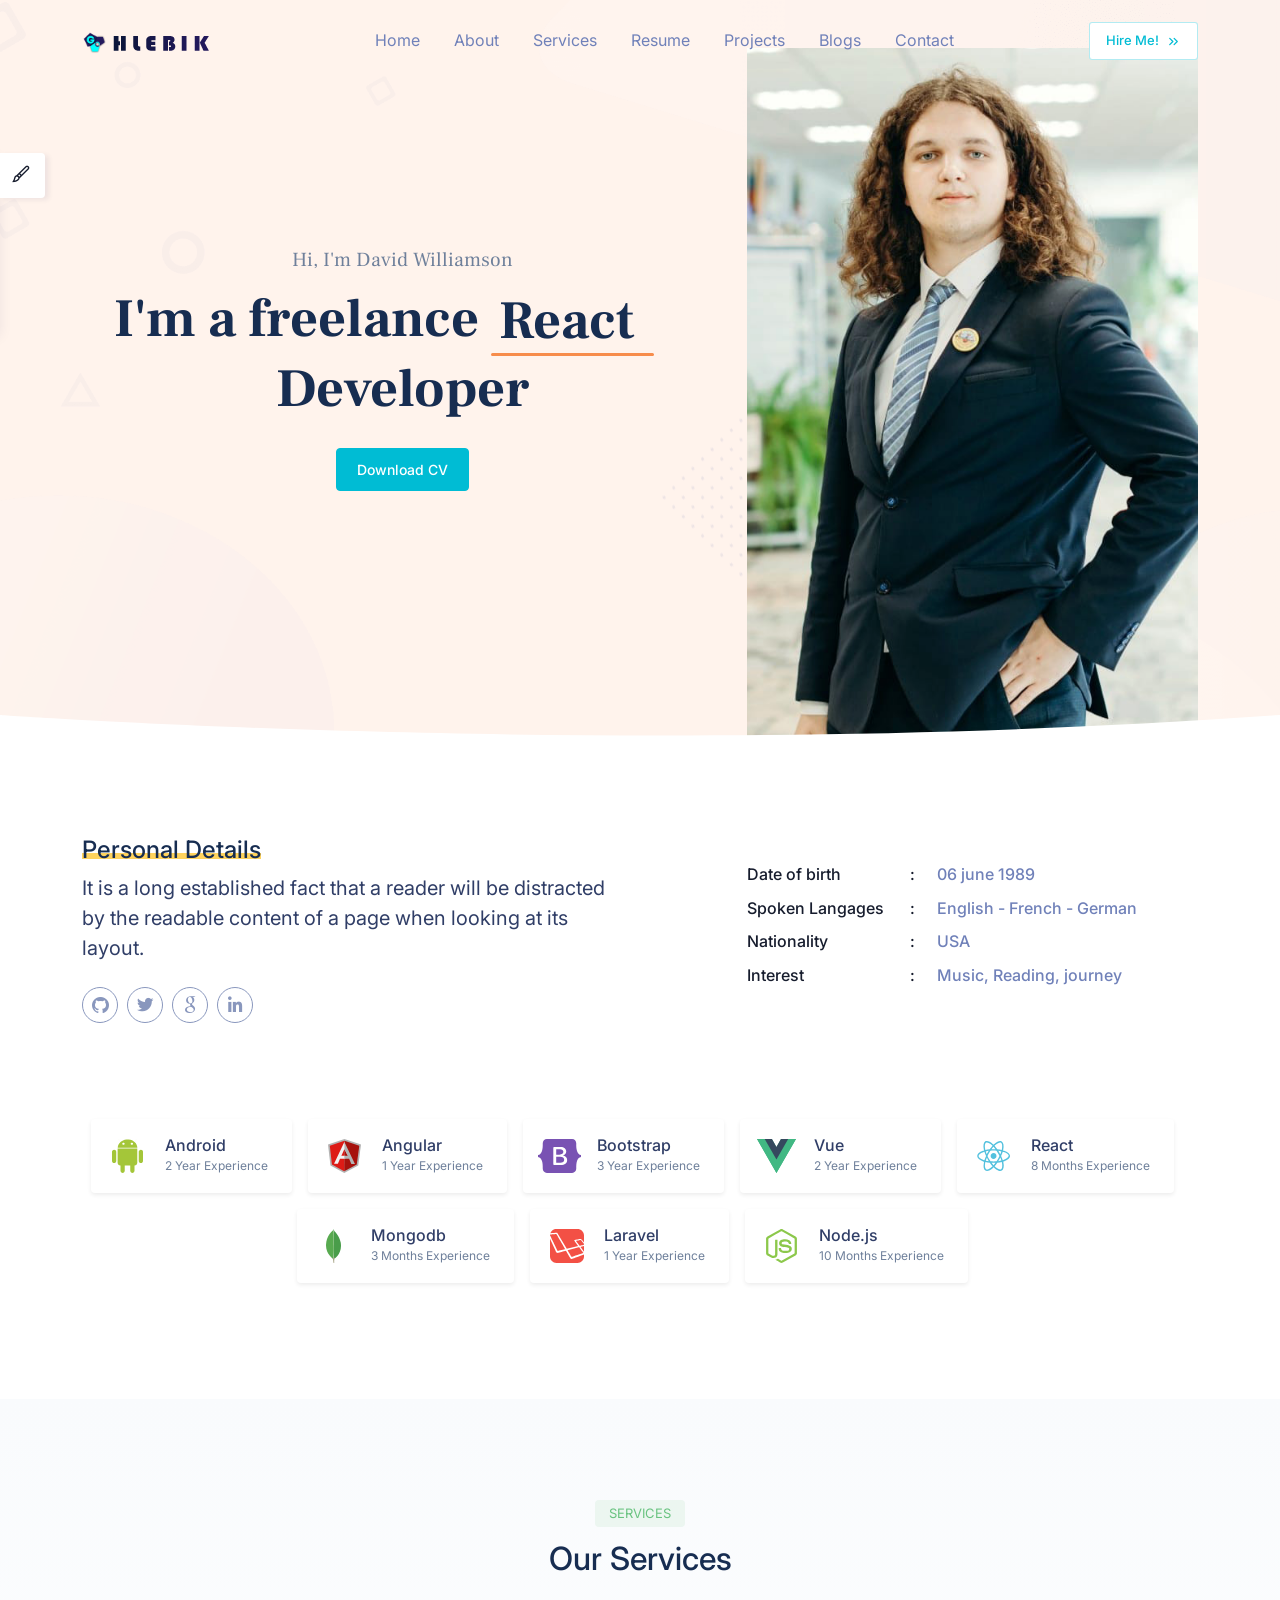
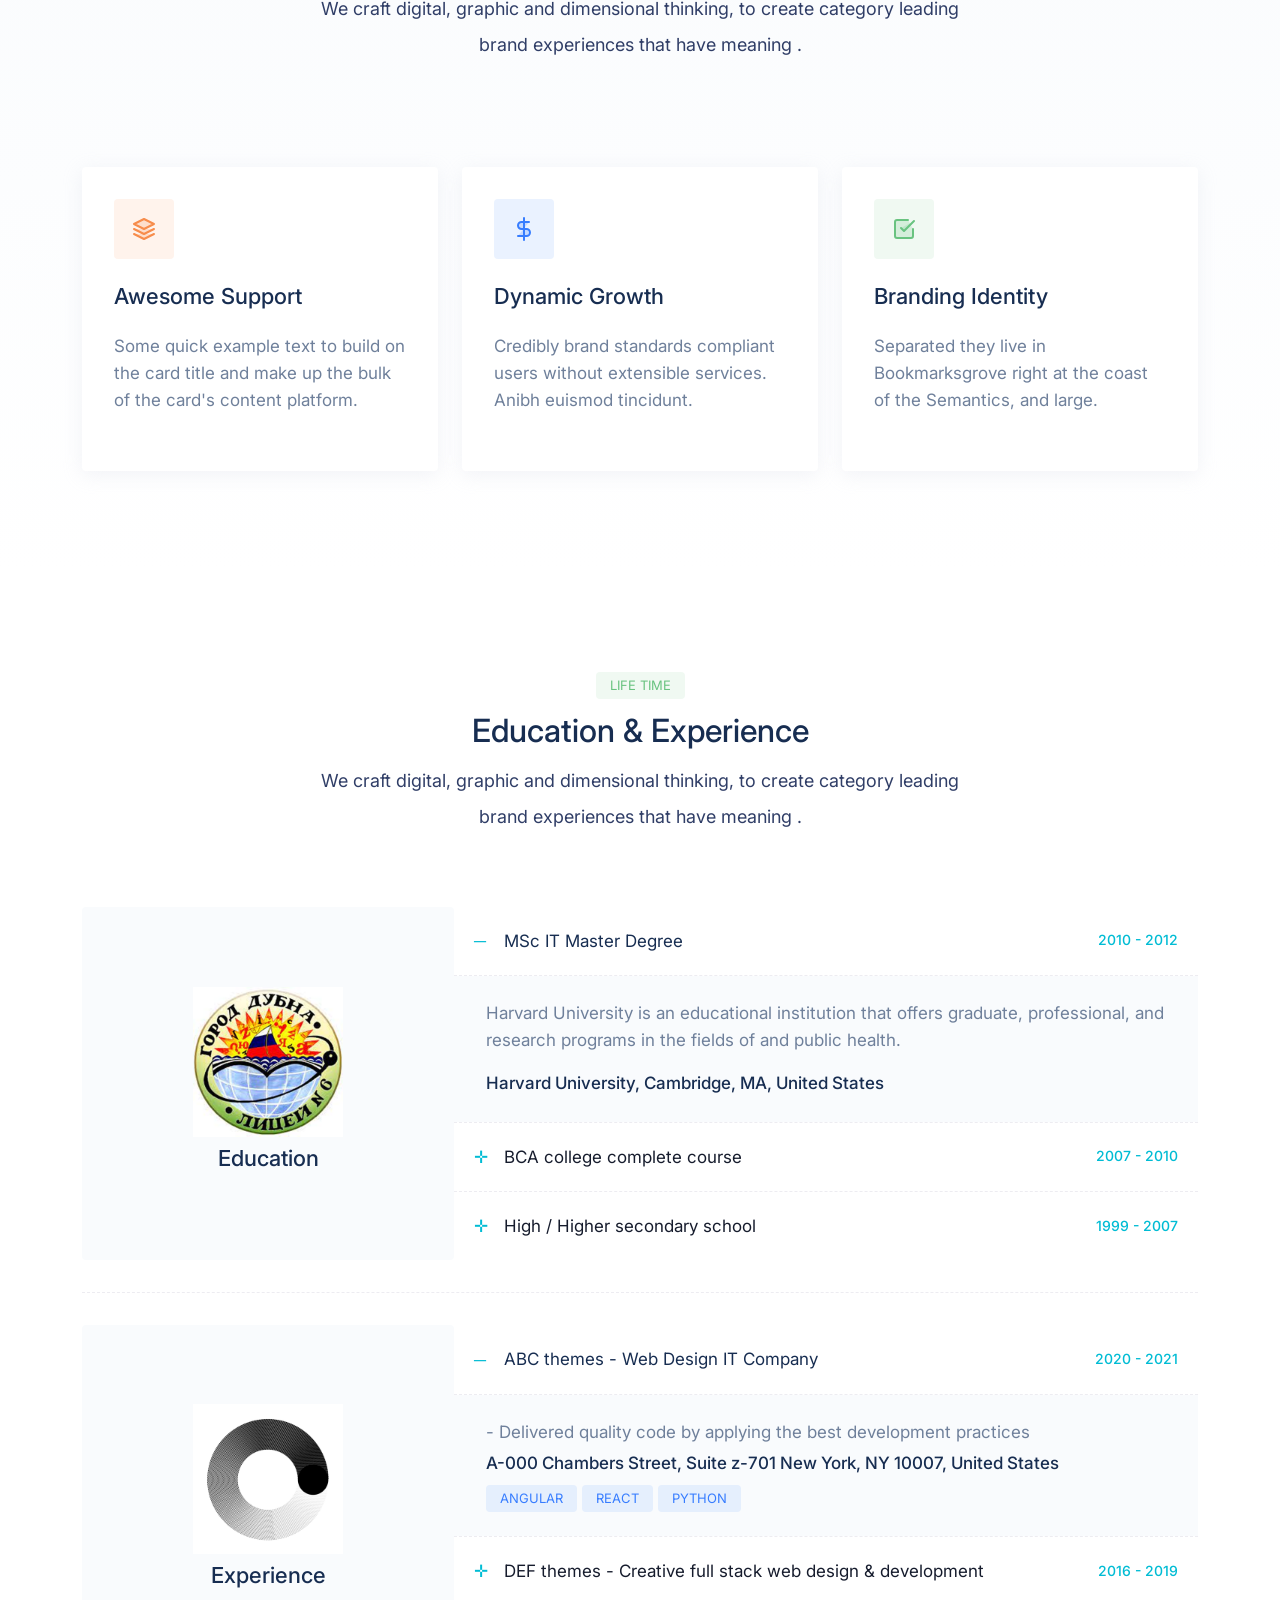
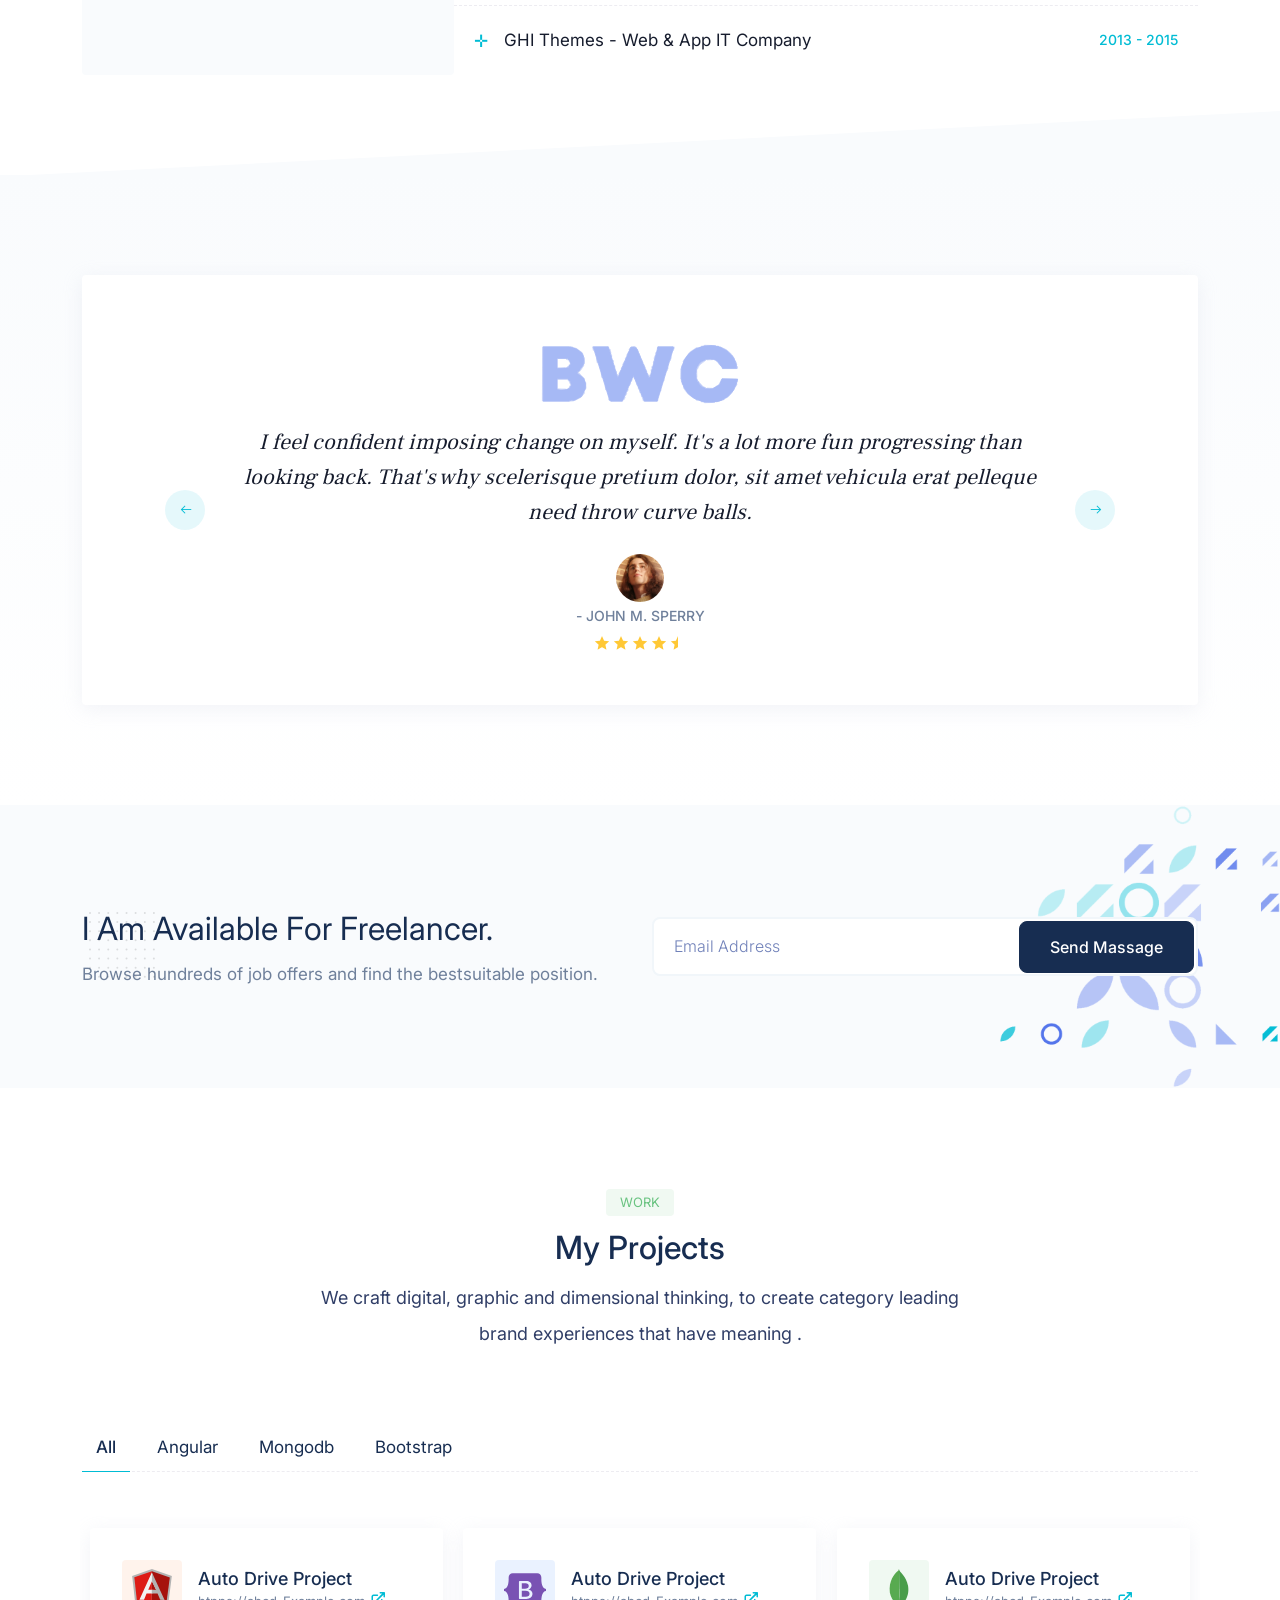
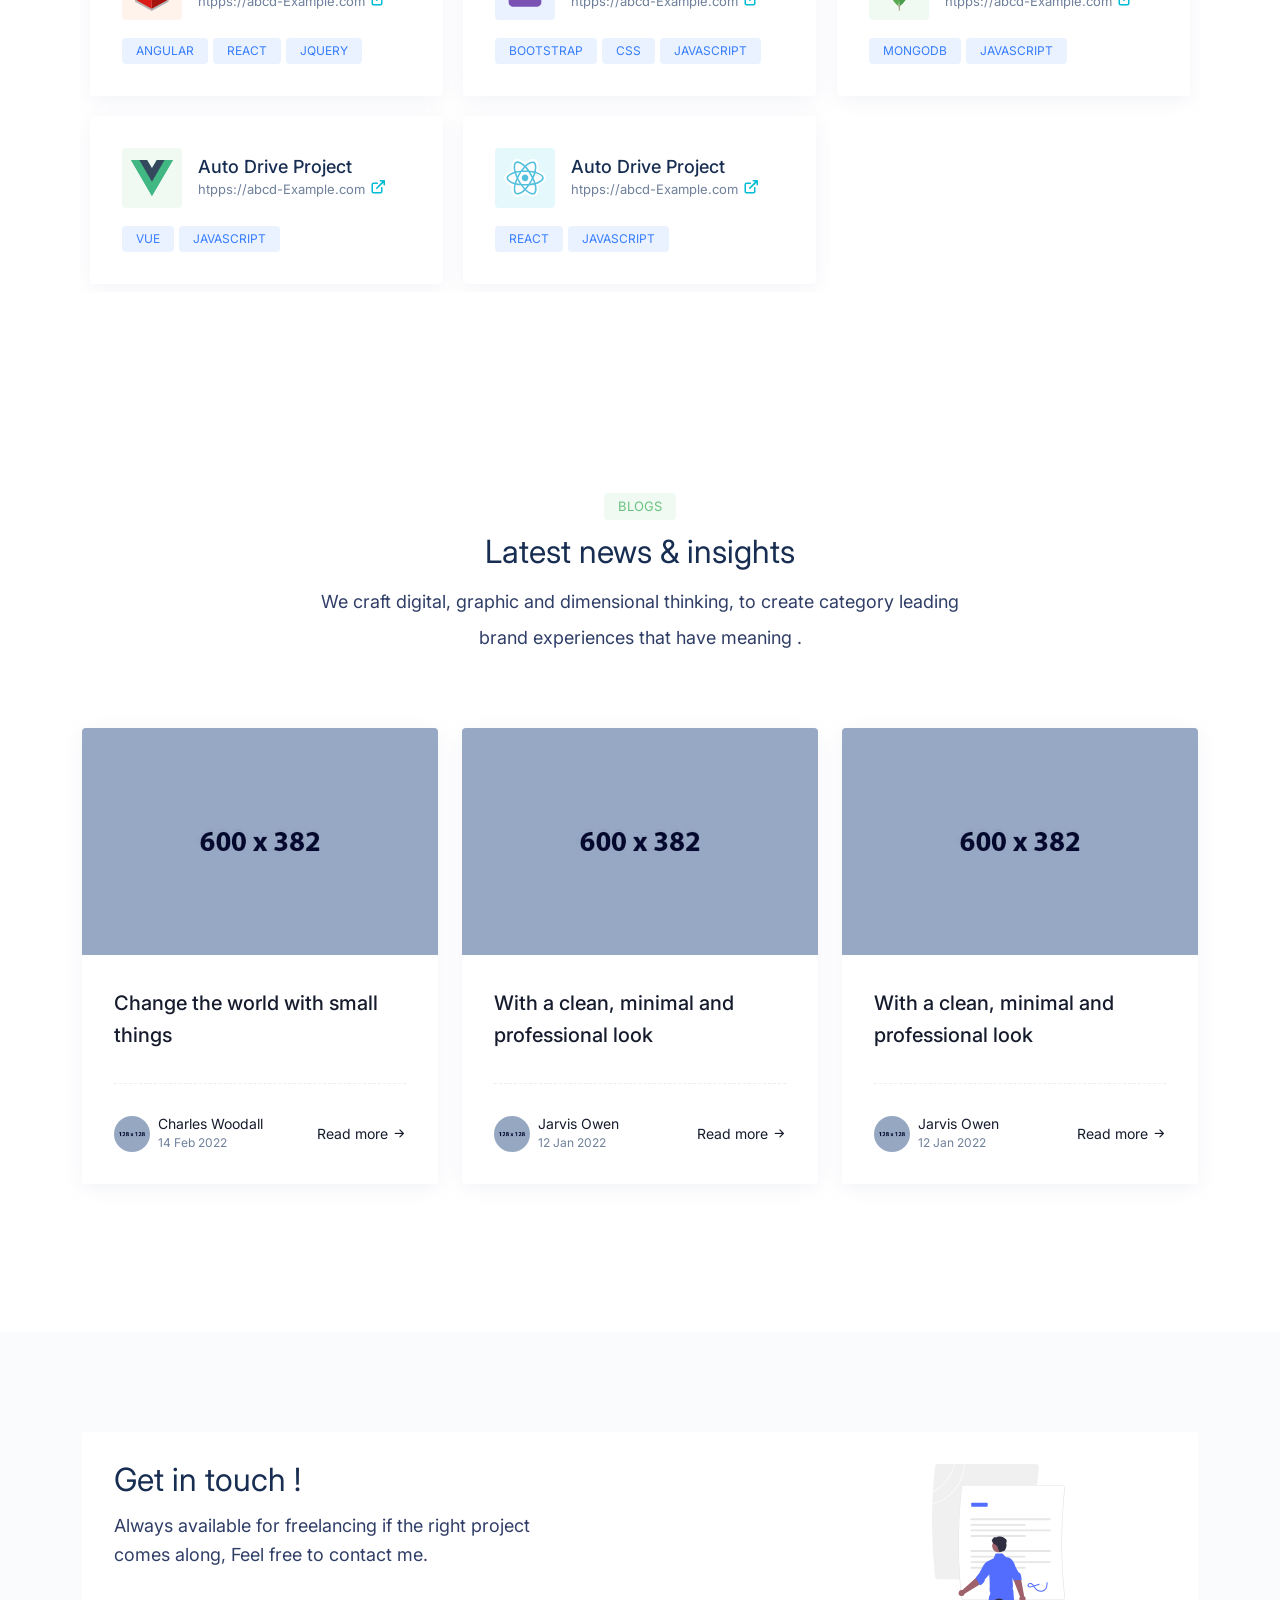
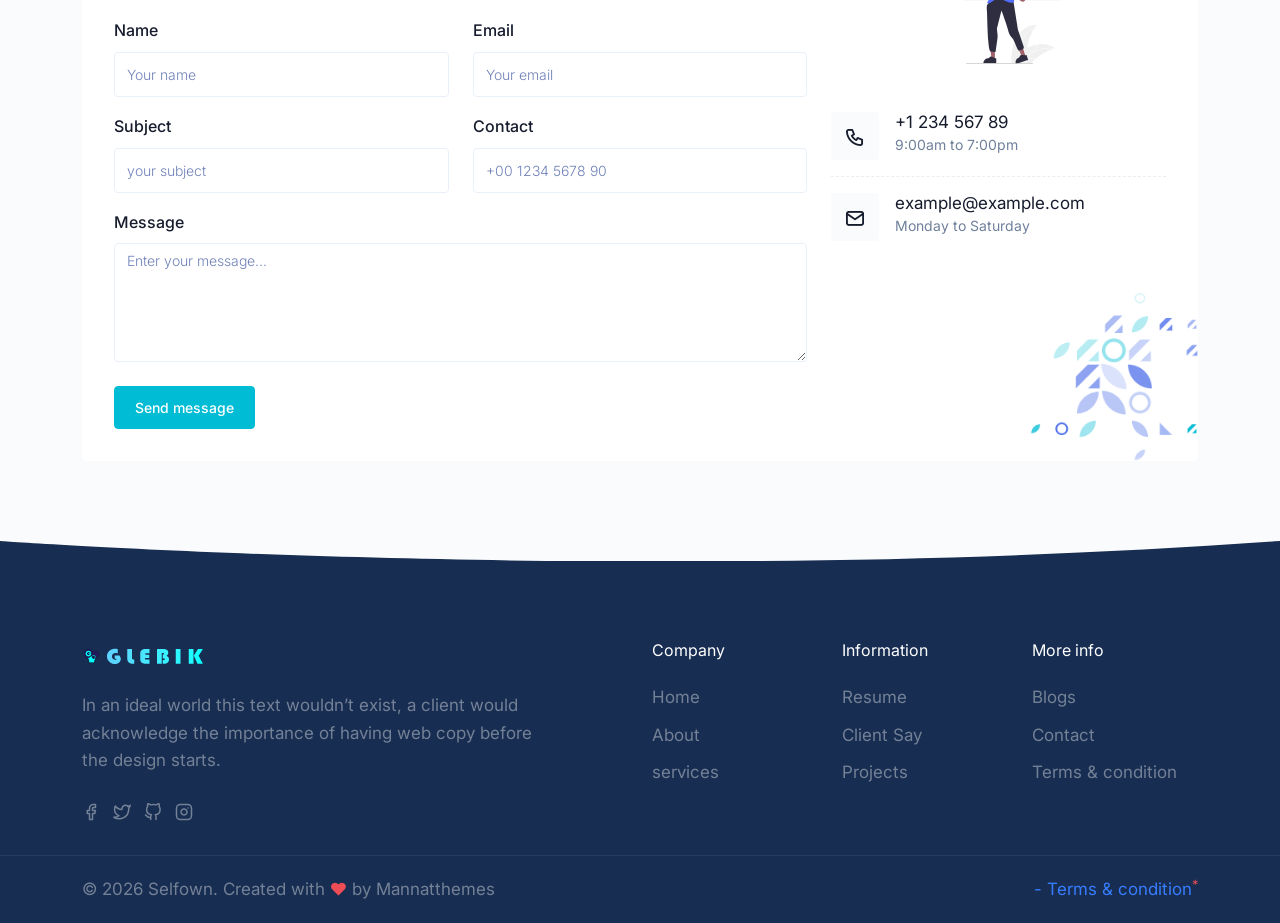
<file: default/index-5.html>
<!DOCTYPE html>
<html lang="en">
    <head>
        <meta charset="utf-8" />
        <title>Selfown - Responsive Personal page</title>
        <meta name="viewport" content="width=device-width, initial-scale=1.0" />
        <meta name="description" content="Premium Bootstrap 5 Template" />
        <meta name="keywords" content="bootstrap 5, premium, marketing, multipurpose" />
        <meta content="Mannatthemes" name="author" />

        <!-- favicon -->
        <link rel="shortcut icon" href="images/favicon.ico" />

        <!-- css -->
        <link href="css/bootstrap.min.css" rel="stylesheet" type="text/css" />
        <link href="css/style.min.css" rel="stylesheet" type="text/css" />

        <!-- colors -->
        <link href="css/colors/default.css" rel="stylesheet" type="text/css" id="color-opt" />
    </head>

    <body data-bs-spy="scroll" data-bs-target=".navbar" data-bs-offset="80" >
        <!-- start navbar -->
        <nav class="navbar navbar-expand-lg fixed-top sticky" id="navbar">
            <div class="container">
                <a href="index-5.html" class="navbar-brand">
                    <img src="images/logo-sm.png" class="logo-sm" alt="" height="24" />
                    <img src="images/logo-light.png" class="logo-light" alt="" height="16" />
                    <img src="images/logo-dark.png" class="logo-dark" alt="" height="16" />
                </a><!--end navbar-brand-->
                <a href="javascript:void(0)" class="navbar-toggler" data-bs-toggle="collapse" data-bs-target="#navbarNav" aria-controls="navbarNav" aria-expanded="false" aria-label="Toggle navigation">
                    <span class="navbar-toggle-icon"><i data-feather="menu"></i></span>
                </a><!--end navbar-toggler-->

                <div class="collapse navbar-collapse" id="navbarNav">
                    <ul class="navbar-nav mx-auto navbar-center mt-lg-0 mt-2">
                        <li class="nav-item">
                            <a class="nav-link active" href="index.html">Home</a>
                        </li><!--end nav-item-->
                        <li class="nav-item">
                            <a class="nav-link" href="about.html">About</a>
                        </li><!--end nav-item-->
                        <li class="nav-item">
                            <a class="nav-link" href="services.html">Services</a>
                        </li><!--end nav-item-->                        
                        <li class="nav-item">
                            <a class="nav-link" href="resume.html">Resume</a>
                        </li><!--end nav-item-->
                        <li class="nav-item">
                            <a class="nav-link" href="projects.html">Projects</a>
                        </li><!--end nav-item-->
                        <li class="nav-item">
                            <a class="nav-link" href="blogs.html">Blogs</a>
                        </li><!--end nav-item-->
                        <li class="nav-item">
                            <a class="nav-link" href="contact.html">Contact</a>
                        </li><!--end nav-item-->
                    </ul><!--end navbar-nav-->
                    <a href="#" class="btn btn-sm nav-btn text-primary mb-4 mb-lg-0">Hire Me! <i class="icon-xxs ms-1" data-feather="chevrons-right"></i></a>
                </div><!-- end #navbarNav -->
            </div><!-- end container -->
        </nav>
        <!-- end navbar -->

        <!-- start hero -->
        <section class="hero-one position-relative main-bg id="home"  style="background-image: url(images/personal/main-bg.png); background-size: cover; background-position: center center;">
            <div class="container">
                <div class="row align-items-center justify-content-center">
                    <div class="col-lg-7 text-center px-0 px-xl-4 mt-5 mt-lg-0 pt-5 pt-lg-0">
                        <h5 class="d-inline-block py-1 px-3 rounded text-muted font-secondary">Hi, I'm David Williamson</h5>
                        <h1 class="hero-title mb-4 font-secondary fo">I'm a freelance 
                            <div class="position-relative d-inline-block" style="margin-bottom: -20px;" data-delay="2200" data-words>
								&nbsp;
								<span class="text-anim-items">
									<span class="text-anim-item px-2"><span>React</span></span>
									<span class="text-anim-item px-2"><span>Flutter </span></span>
									<span class="text-anim-item px-2"><span>Python</span></span>
								</span>
								<span class="anim-line bg-orange"></span>
							</span>
                        </div> 
                            Developer
                        </h1>   
                        <span class="wrap"></span>                     
                        <div class="mb-5 mb-lg-0">                           
                            <div class="d-inline-block">
                                <a href="#" class="btn btn-primary">Download CV</a>
                            </div>
                        </div>
                    </div><!--end col-->   
                    <div class="col-lg-5  mx-auto mt-5"> 
                        <div id="carouselExampleFade" class="carousel slide " data-bs-ride="carousel">
                            <div class="carousel-inner">
                                <div class="carousel-item active">
                                    <img src="images/personal/2.png" alt="" class="img-fluid ml-lg-5">
                                </div>
                                <div class="carousel-item">
                                    <img src="images/personal/1.png" alt="" class="img-fluid ml-lg-5">
                                </div>
                            </div>                            
                        </div>                        
                    </div><!--end col-->                
                </div><!--end row-->             
            </div><!-- end container -->
        </section>
        <!-- end hero -->
        <div class="position-relative">
            <div class="shape overflow-hidden text-white">
                <svg viewBox="0 0 2880 48" fill="none" xmlns="http://www.w3.org/2000/svg">
                    <path d="M0 48H1437.5H2880V0H2160C1442.5 52 720 0 720 0H0V48Z" fill="currentColor"></path>
                </svg>
            </div>
        </div>
        <!-- start about -->
        <section class="section" id="about">
            <div class="container">
                <div class="row align-items-center">                
                    <div class="col-lg-6 align-self-center">
                        <h5 class="fs-24 text-dark fw-medium"><mark>Personal Details</mark></h5>       
                        <h4 class="fw-normal lh-base text-gray-700 mb-4 fs-20">It is a long established fact 
                            that a reader will be distracted by the readable content of a page when looking at its layout. 
                        </h4>
                        <div class="social">
                            <a href="#">
                                <i class="lab la-github github me-1"></i>
                            </a>
                            <a href="#">
                                <i class="lab la-twitter twitter me-1"></i>
                            </a>
                            <a href="#">
                                <i class="lab la-google google me-1"></i>
                            </a>
                            <a href="#">
                                <i class="lab la-linkedin-in linkedin me-1"></i>
                            </a>
                        </div>
                    </div><!--end col--> 
                    <div class="col-lg-5 ms-auto align-self-center">
                        <div class="mb-5 mb-lg-0">
                            <p class="mb-2">
                                <span class="personal-detail-title">Date of birth</span> 
                                <span class="personal-detail-info">06 june 1989</span>
                            </p>
                            <p class="mb-2">
                                <span class="personal-detail-title">Spoken Langages</span> 
                                <span class="personal-detail-info">English - French - German</span>
                            </p>
                            <p class="mb-2">
                                <span class="personal-detail-title">Nationality</span> 
                                <span class="personal-detail-info">USA</span>
                            </p>
                            <p class="mb-2">
                                <span class="personal-detail-title">Interest</span> 
                                <span class="personal-detail-info">Music, Reading, journey</span>
                            </p>
                        </div>
                    </div><!--end col-->
                    <div class="col-12 mt-5">
                        <div class="d-flex flex-wrap justify-content-center  mt-4 mt-md-5">
                            <div class="mx-3 ms-sm-0 ms-sm-0 mb-3 card-bg rounded p-1 pe-3 p-md-3 pe-md-4 shadow-sm">
                                <div class="d-flex align-items-center">
                                    <div class="thumb-md d-flex flex-wrap justify-content-center align-items-center">
                                        <img src="images/logos/android.svg" alt="" class="" height="34">
                                    </div>
                                    <div class="ms-3">
                                        <h6 class="mb-0 fw-medium text-gray-700">Android</h6>
                                        <p class="text-muted mb-0 fs-12">2 Year Experience</p>
                                    </div>
                                </div>                           
                            </div><!--/div-->
                            <div class="mx-3 ms-sm-0 ms-sm-0 mb-3 card-bg rounded p-1 pe-3 p-md-3 pe-md-4 shadow-sm">
                                <div class="d-flex align-items-center">
                                    <div class="thumb-md d-flex flex-wrap justify-content-center align-items-center">
                                        <img src="images/logos/Angular.svg" alt="" class="" height="34">
                                    </div>
                                    <div class="ms-3">
                                        <h6 class="mb-0 fw-medium text-gray-700">Angular</h6>
                                        <p class="text-muted mb-0 fs-12">1 Year Experience</p>
                                    </div>
                                </div>                           
                            </div><!--/div-->
                            <div class="mx-3 ms-sm-0 ms-sm-0 mb-3 card-bg rounded p-1 pe-3 p-md-3 pe-md-4 shadow-sm">
                                <div class="d-flex align-items-center">
                                    <div class="thumb-md d-flex flex-wrap justify-content-center align-items-center">
                                        <img src="images/logos/bootstrap.svg" alt="" class="" height="34">
                                    </div>
                                    <div class="ms-3">
                                        <h6 class="mb-0 fw-medium text-gray-700">Bootstrap</h6>
                                        <p class="text-muted mb-0 fs-12">3 Year Experience</p>
                                    </div>
                                </div>                           
                            </div><!--/div-->
                            <div class="mx-3 ms-sm-0 ms-sm-0 mb-3 card-bg rounded p-1 pe-3 p-md-3 pe-md-4 shadow-sm">
                                <div class="d-flex align-items-center">
                                    <div class="thumb-md d-flex flex-wrap justify-content-center align-items-center">
                                        <img src="images/logos/vue.svg" alt="" class="" height="34">
                                    </div>
                                    <div class="ms-3">
                                        <h6 class="mb-0 fw-medium text-gray-700">Vue</h6>
                                        <p class="text-muted mb-0 fs-12">2 Year Experience</p>
                                    </div>
                                </div>                           
                            </div><!--/div-->
                            <div class="mx-3 ms-sm-0 ms-sm-0 mb-3 card-bg rounded p-1 pe-3 p-md-3 pe-md-4 shadow-sm">
                                <div class="d-flex align-items-center">
                                    <div class="thumb-md d-flex flex-wrap justify-content-center align-items-center">
                                        <img src="images/logos/react.svg" alt="" class="" height="34">
                                    </div>
                                    <div class="ms-3">
                                        <h6 class="mb-0 fw-medium text-gray-700">React</h6>
                                        <p class="text-muted mb-0 fs-12">8 Months Experience</p>
                                    </div>
                                </div>                           
                            </div><!--/div-->
                            <div class="mx-3 ms-sm-0 ms-sm-0 mb-3 card-bg rounded p-1 pe-3 p-md-3 pe-md-4 shadow-sm">
                                <div class="d-flex align-items-center">
                                    <div class="thumb-md d-flex flex-wrap justify-content-center align-items-center">
                                        <img src="images/logos/mongodb.svg" alt="" class="" height="34">
                                    </div>
                                    <div class="ms-3">
                                        <h6 class="mb-0 fw-medium text-gray-700">Mongodb</h6>
                                        <p class="text-muted mb-0 fs-12">3 Months Experience</p>
                                    </div>
                                </div>                           
                            </div><!--/div-->
                            <div class="mx-3 ms-sm-0 ms-sm-0 mb-3 card-bg rounded p-1 pe-3 p-md-3 pe-md-4 shadow-sm">
                                <div class="d-flex align-items-center">
                                    <div class="thumb-md d-flex flex-wrap justify-content-center align-items-center">
                                        <img src="images/logos/laravel.svg" alt="" class="" height="34">
                                    </div>
                                    <div class="ms-3">
                                        <h6 class="mb-0 fw-medium text-gray-700">Laravel</h6>
                                        <p class="text-muted mb-0 fs-12">1 Year Experience</p>
                                    </div>
                                </div>                           
                            </div><!--/div-->
                            <div class="mx-3 ms-sm-0 ms-sm-0 mb-3 card-bg rounded p-1 pe-3 p-md-3 pe-md-4 shadow-sm">
                                <div class="d-flex align-items-center">
                                    <div class="thumb-md d-flex flex-wrap justify-content-center align-items-center">
                                        <img src="images/logos/nodejs-icon.svg" alt="" class="" height="34">
                                    </div>
                                    <div class="ms-3">
                                        <h6 class="mb-0 fw-medium text-gray-700">Node.js</h6>
                                        <p class="text-muted mb-0 fs-12">10 Months Experience</p>
                                    </div>
                                </div>                           
                            </div><!--/div-->
                        </div><!-- End div -->
                    </div><!-- End Col -->
                </div><!--end row--> 
            </div><!-- end container -->
        </section>
        <!-- end about -->
        <!-- start services -->
        <section class="section bg-gradient-light-white" id="services">
            <div class="container">                
                <div class="row justify-content-center mb-4">
                    <div class="col-12 col-md-10 col-lg-7 text-center">
                        <span class="badge badge-lg rounded bg-soft-alt-success fw-normal fs-13 text-uppercase">Services</span>
                        <h2 class="fs-2 fw-medium lh-1 text-dark my-3">Our Services</h2>
                        <p class="text-gray-700 fs-18 fs-lg mb-4 mb-md-5 lh-lg">
                            We craft digital, graphic and dimensional thinking, to create category leading brand experiences that have meaning .
                        </p>
                    </div><!--end col-->
                </div><!--end row-->
                <div class="row">
                    <div class="col-lg-4 col-md-6 mt-4 pt-2">
                        <div class="card rounded shadow border-0">
                            <div class="card-body p-4 m-2">
                                <div class="bg-soft-alt-orange d-flex justify-content-center align-items-center thumb-xl  rounded">
                                    <i data-feather="layers" class="align-self-center svg-orange icon-md"></i>  
                                </div>
                                <h5 class="text-dark fs-22 fw-medium my-4">Awesome Support</h5>
                                <p class="text-muted pb-4">Some quick example text to build on the card title and make up the bulk of the card's content platform.</p>
                            </div><!-- end card-body -->
                        </div><!-- end card -->
                    </div><!-- end col -->
                    <div class="col-lg-4 col-md-6 mt-4 pt-2">
                        <div class="card rounded shadow  border-0">
                            <div class="card-body p-4 m-2">
                                <div class="bg-soft-alt-info d-flex justify-content-center align-items-center thumb-xl  rounded">
                                    <i data-feather="dollar-sign" class="align-self-center svg-info icon-md"></i>  
                                </div>
                                <h5 class="text-dark fs-22 fw-medium my-4">Dynamic Growth</h5>
                                <p class="text-muted pb-4">Credibly brand standards compliant users without extensible services. Anibh euismod tincidunt.</p>
                            </div><!-- end card-body -->
                        </div><!-- end card -->
                    </div><!-- end col -->
                    <div class="col-lg-4 col-md-6 mt-4 pt-2">
                        <div class="card rounded shadow  border-0">
                            <div class="card-body p-4 m-2">
                                <div class="bg-soft-alt-success d-flex justify-content-center align-items-center thumb-xl  rounded">
                                    <i data-feather="check-square" class="align-self-center svg-success icon-md"></i>  
                                </div>
                                <h5 class="text-dark fs-22 fw-medium my-4">Branding Identity</h5>
                                <p class="text-muted pb-4">Separated they live in Bookmarksgrove right at the coast of the Semantics, and large.</p>
                            </div><!-- end card-body -->
                        </div><!-- end card -->
                    </div><!-- end col -->
                </div><!-- end row -->
            </div><!-- end container -->
        </section>
        <!-- end services -->

        
        <!-- start resume -->
        <section class="section" id="resume">
            <div class="container">                
                <div class="row justify-content-center mb-4">
                    <div class="col-12 col-md-10 col-lg-7 text-center">
                        <span class="badge badge-lg rounded bg-soft-alt-success fw-normal fs-13 text-uppercase">Life Time</span>
                        <h2 class="fs-2 fw-medium lh-1 text-dark my-3">Education & Experience</h2>
                        <p class="text-gray-700 fs-18 fs-lg mb-4 mb-md-5 lh-lg">
                            We craft digital, graphic and dimensional thinking, to create category leading brand experiences that have meaning .
                        </p>
                    </div><!--end col-->
                </div><!--end row-->
                <div class="row">
                    <div class="col-12">
                        <div class="row g-0">
                            <div class="col-lg-4 col-md-6">
                                <div class="card rounded bg-light h-100 border-0">
                                    <div class="card-body d-flex justify-content-center align-items-center">
                                        <div class="mx-auto text-center">
                                            <img src="images/personal/school.png" alt="" class="vector-dark" height="150">
                                            <img src="images/personal/school-light.png" alt="" class="vector-light" height="150">
                                            <h5 class="text-dark fs-22 fw-medium my-2">Education</h5>     
                                        </div>                          
                                    </div><!-- end card-body -->
                                </div><!-- end card -->
                            </div><!-- end col -->
                            <div class="col-lg-8 col-md-6">
                                <div class="card rounded bg-white  h-100 border-0">
                                    <div class="card-body p-0">
                                        <div class="accordion accordion-flush" id="Education_accordion">
                                            <div class="accordion-item">
                                                <h2 class="accordion-header" id="prime">
                                                    <button class="accordion-button" type="button" data-bs-toggle="collapse" data-bs-target="#Education_one" aria-expanded="false">                                                        
                                                        MSc IT Master Degree
                                                        <span class="fw-medium text-primary ms-auto fs-14">2010 - 2012</span>
                                                    </button>
                                                </h2>
                                                <div id="Education_one" class="accordion-collapse collapse show" aria-labelledby="prime" data-bs-parent="#Education_accordion">
                                                    <div class="accordion-body">
                                                        <p class="text-muted mb-3">Harvard University is an educational institution that offers graduate, 
                                                            professional, and research programs 
                                                            in the fields of and public health.
                                                        </p>
                                                        <p class="fw-medium">Harvard University, Cambridge, MA, United States</p>
                                                    </div>
                                                </div>
                                            </div><!--end accordion-item-->
                                            <div class="accordion-item">
                                                <h2 class="accordion-header" id="second">
                                                    <button class="accordion-button collapsed" type="button" data-bs-toggle="collapse" data-bs-target="#Education_two" aria-expanded="false">
                                                    BCA college complete course
                                                    <span class="fw-medium text-primary ms-auto fs-14">2007 - 2010</span>
                                                    </button>
                                                </h2>
                                                <div id="Education_two" class="accordion-collapse collapse" aria-labelledby="second" data-bs-parent="#Education_accordion">
                                                    <div class="accordion-body">
                                                        <p class="text-muted mb-3">Columbia University is an educational institution that offers graduate, 
                                                            professional, and research programs 
                                                            in the fields of and public health.
                                                        </p>
                                                        <p class="fw-medium">Columbia University, New York, NY, United States</p>
                                                    </div>
                                                </div>
                                            </div><!--end accordion-item-->
                                            <div class="accordion-item">
                                                <h2 class="accordion-header" id="higher">
                                                    <button class="accordion-button collapsed" type="button" data-bs-toggle="collapse" data-bs-target="#Education_three" aria-expanded="false">
                                                        High / Higher secondary school
                                                    <span class="fw-medium text-primary ms-auto fs-14">1999 - 2007</span>
                                                    </button>
                                                </h2>
                                                <div id="Education_three" class="accordion-collapse collapse" aria-labelledby="higher" data-bs-parent="#Education_accordion">
                                                    <div class="accordion-body">
                                                        <p class="text-muted mb-3">Princeton University is an educational institution that offers graduate, 
                                                            professional, and research programs 
                                                            in the fields of and public health.
                                                        </p>
                                                        <p class="fw-medium">Princeton University, Princeton, NJ, United States</p>
                                                    </div>
                                                </div>
                                            </div><!--end accordion-item-->
                                        </div><!--end accordion-->
                                    </div><!-- end card-body -->
                                </div><!-- end card -->
                            </div><!-- end col -->                            
                        </div><!-- end row -->
                        <hr class="hr-dashed">
                        <div class="row g-0">
                            <div class="col-lg-4 col-md-6">
                                <div class="card rounded bg-light h-100 border-0">
                                    <div class="card-body d-flex justify-content-center align-items-center">
                                        <div class="mx-auto text-center">
                                            <img src="images/personal/job.png" alt="" class="vector-dark" height="150">
                                            <img src="images/personal/job-light.png" alt="" class="vector-light" height="150">
                                            <h5 class="text-dark fs-22 fw-medium my-2">Experience</h5>     
                                        </div>                          
                                    </div><!-- end card-body -->
                                </div><!-- end card -->
                            </div><!-- end col -->
                            <div class="col-lg-8 col-md-6">
                                <div class="card rounded bg-white  h-100 border-0">
                                    <div class="card-body p-0">
                                        <div class="accordion accordion-flush" id="Experience_accordion">
                                            <div class="accordion-item">
                                                <h2 class="accordion-header" id="first-co">
                                                    <button class="accordion-button" type="button" data-bs-toggle="collapse" data-bs-target="#Experience_one" aria-expanded="false">
                                                        ABC themes - Web Design IT Company
                                                        <span class="fw-medium text-primary ms-auto fs-14">2020 - 2021</span>
                                                    </button>
                                                </h2>
                                                <div id="Experience_one" class="accordion-collapse collapse show" aria-labelledby="first-co" data-bs-parent="#Experience_accordion">
                                                    <div class="accordion-body">
                                                        <p class="text-muted mb-1">- Delivered quality code by applying the best development practices</p>
                                                        <p class="fw-medium">A-000 Chambers Street, Suite z-701 New York, NY 10007, United States</p>
                                                        <span class="badge badge-lg rounded bg-soft-alt-info fw-normal fs-13 text-uppercase mt-2">Angular</span>
                                                        <span class="badge badge-lg rounded bg-soft-alt-info fw-normal fs-13 text-uppercase mt-2">React</span>
                                                        <span class="badge badge-lg rounded bg-soft-alt-info fw-normal fs-13 text-uppercase mt-2">Python</span>
                                                    </div>
                                                </div>
                                            </div><!--end accordion-item-->
                                            <div class="accordion-item">
                                                <h2 class="accordion-header" id="second-co">
                                                    <button class="accordion-button collapsed" type="button" data-bs-toggle="collapse" data-bs-target="#Experience_two" aria-expanded="false">
                                                    DEF themes - Creative full stack web design & development
                                                    <span class="fw-medium text-primary ms-auto fs-14">2016 - 2019</span>
                                                    </button>
                                                </h2>
                                                <div id="Experience_two" class="accordion-collapse collapse" aria-labelledby="second-co" data-bs-parent="#Experience_accordion">
                                                    <div class="accordion-body">
                                                        <p class="text-muted mb-1">- Delivered quality code by applying the best development practices</p>
                                                        <p class="fw-medium">A-000 Chambers Street, Suite z-701 New York, NY 10007, United States</p>
                                                        <span class="badge badge-lg rounded bg-soft-alt-info fw-normal fs-13 text-uppercase mt-2">Laravel</span>
                                                        <span class="badge badge-lg rounded bg-soft-alt-info fw-normal fs-13 text-uppercase mt-2">Bootstrap</span>
                                                        <span class="badge badge-lg rounded bg-soft-alt-info fw-normal fs-13 text-uppercase mt-2">javascript</span>
                                                    </div>
                                                </div>
                                            </div><!--end accordion-item-->
                                            <div class="accordion-item">
                                                <h2 class="accordion-header" id="third-co">
                                                    <button class="accordion-button collapsed" type="button" data-bs-toggle="collapse" data-bs-target="#Experience_three" aria-expanded="false">
                                                      GHI  Themes - Web & App IT Company
                                                    <span class="fw-medium text-primary ms-auto fs-14">2013 - 2015</span>
                                                    </button>
                                                </h2>
                                                <div id="Experience_three" class="accordion-collapse collapse" aria-labelledby="third-co" data-bs-parent="#Experience_accordion">
                                                    <div class="accordion-body">
                                                        <p class="text-muted mb-1">- Delivered quality code by applying the best development practices</p>
                                                        <p class="fw-medium">A-000 Chambers Street, Suite z-701 New York, NY 10007, United States</p>
                                                        <span class="badge badge-lg rounded bg-soft-alt-info fw-normal fs-13 text-uppercase mt-2">Node.js</span>
                                                        <span class="badge badge-lg rounded bg-soft-alt-info fw-normal fs-13 text-uppercase mt-2">Php.net</span>
                                                        <span class="badge badge-lg rounded bg-soft-alt-info fw-normal fs-13 text-uppercase mt-2">Django</span>
                                                    </div>
                                                </div>
                                            </div><!--end accordion-item-->
                                        </div><!--end accordion-->
                                    </div><!-- end card-body -->
                                </div><!-- end card -->
                            </div><!-- end col -->
                        </div><!--end row-->
                    </div><!-- end col -->
                </div><!-- end row -->
            </div><!-- end container -->
        </section>
        <!-- end resume -->
        
        <div class="position-relative"> 
            <div class="shape overflow-hidden text-light"> 
                <svg viewBox="0 0 2880 150" fill="none" xmlns="http://www.w3.org/2000/svg"> <path d="M110 105L2160 0H2880V150H0V105H110Z" fill="currentColor"></path> </svg>
            </div>
        </div>
        <!--what client says -->
        <section class="section bg-gradient-light-white" id="review">
            <div class="container">  
                <div class="row">
                    <div class="col-lg-12 mx-auto">                       
                        <div class="card rounded shadow ">                            
                            <div class="client-carousel">
                                <div class="row align-items-center">
                                    <div class="col-lg-10 p-5 mx-auto">                                        
                                        <div class="client-carousel">
                                            <div id="demo" class="carousel carousel-dark slide" data-bs-ride="carousel" data-bs-wrap="true">                                            
                                                <div class="carousel-inner">
                                                    <div class="carousel-item text-center active" data-bs-interval="4000">
                                                        <img src="images/logos/logo-1.svg" alt="" class="my-3" height="70">
                                                        <p class="font-secondary fs-22 fst-italic mb-4 px-4">                                                    
                                                            I feel confident imposing change on myself. 
                                                            It's a lot more fun progressing than looking back. 
                                                            That's why scelerisque pretium dolor, 
                                                            sit amet vehicula erat pelleque need throw curve balls.                                                    
                                                        </p>
                                                        <img src="images/users/user-3.jpg" alt="" class="thumb-lg rounded-circle d-block mx-auto">
                                                        <span class="text-uppercase text-muted fs-14 fw-medium">- John M. Sperry</span>
                                                        <ul class="list-inline mb-0 align-self-center">
                                                            <li class="list-inline-item"><i class="la la-star text-warning fs-16"></i></li>
                                                            <li class="list-inline-item"><i class="la la-star text-warning fs-16 ms-n2"></i></li>
                                                            <li class="list-inline-item"><i class="la la-star text-warning fs-16 ms-n2"></i></li>
                                                            <li class="list-inline-item"><i class="la la-star text-warning fs-16 ms-n2"></i></li>
                                                            <li class="list-inline-item"><i class="la la-star-half-o text-warning fs-16 ms-n2"></i></li>
                                                        </ul>
                                                    </div>
                                                    <div class="carousel-item text-center" data-bs-interval="4000">
                                                        <img src="images/logos/logo-3.svg" alt="" class="my-3" height="70">
                                                        <p class="font-secondary fs-22 fst-italic mb-4 px-4">                                                    
                                                            I feel confident imposing change on myself. 
                                                            It's a lot more fun progressing than looking back. 
                                                            That's why scelerisque pretium dolor, 
                                                            sit amet vehicula erat pelleque need throw curve balls.                                                    
                                                        </p>
                                                        <img src="images/users/user-5.jpg" alt="" class="thumb-lg rounded-circle d-block mx-auto">
                                                        <span class="text-uppercase text-muted fs-14 fw-medium">- Larry J. Akins</span>
                                                        <ul class="list-inline mb-0 align-self-center">
                                                            <li class="list-inline-item"><i class="la la-star text-warning fs-16"></i></li>
                                                            <li class="list-inline-item"><i class="la la-star text-warning fs-16 ms-n2"></i></li>
                                                            <li class="list-inline-item"><i class="la la-star text-warning fs-16 ms-n2"></i></li>
                                                            <li class="list-inline-item"><i class="la la-star text-warning fs-16 ms-n2"></i></li>
                                                            <li class="list-inline-item"><i class="la la-star-half-o text-warning fs-16 ms-n2"></i></li>
                                                        </ul>
                                                    </div>
                                                </div>                                            
                                            </div> 
                                            <button class="carousel-control-prev" type="button" data-bs-target="#demo" data-bs-slide="prev">
                                                <span class="carousel-control-prev-icon"></span>
                                            </button>
                                            <button class="carousel-control-next" type="button" data-bs-target="#demo" data-bs-slide="next">
                                                <span class="carousel-control-next-icon"></span>
                                            </button>
                                        </div> <!--end client-carousel-->                                        
                                    </div><!--end col-->                                 
                                </div><!-- end row -->                                 
                             </div><!--end card-body-->
                        </div><!--end card-->
                    </div><!--end col-->            
                </div><!-- end row -->                 
            </div><!-- end container -->
        </section>
        <!-- end what client says -->
        
        <section class="section bg-light cta-pettern" id="cta">
            <div class="container">            
                <div class="row align-items-center">
                    <div class="col-lg-6">
                        <div class="pattern-1 position-absolute">
                            <img src="images/p-1.svg" alt="" class="" height="80">
                        </div>
                        <h2 class="text-dark" style="line-height: 1.5; position: relative;">I Am Available For Freelancer.</h2>
                        <p class="text-muted mb-0">Browse hundreds of job offers and find the bestsuitable position.</p>
                    </div><!--end col--> 
                    <div class="col-lg-6 ml-auto">
                        <div class="cta-search">
                            <form class="position-relative">
                                <input type="email" placeholder="Email Address" required="">
                                <button type="submit" class="btn btn-dark">Send Massage</button>
                            </form>
                        </div>
                    </div><!--end col--> 
                </div><!--end row--> 
            </div><!--end container--> 
        </section>
        <!-- start projects -->
        <section class="section" id="projects">
            <div class="container">                
                <div class="row justify-content-center mb-4">
                    <div class="col-12 col-md-10 col-lg-7 text-center">
                        <span class="badge badge-lg rounded bg-soft-alt-success fw-normal fs-13 text-uppercase">Work</span>
                        <h2 class="fs-2 fw-medium lh-1 text-dark my-3">My Projects</h2>
                        <p class="text-gray-700 fs-18 fs-lg mb-4 mb-md-5 lh-lg">
                            We craft digital, graphic and dimensional thinking, to create category leading brand experiences that have meaning .
                        </p>
                    </div><!--end col-->
                </div><!--end row-->
                <div class="row">                    
                    <div class="col-12 filters-group-wrap">
                        <div class="filters-group mb-5">                            
                            <ul class="mb-0 list-unstyled filter-options filter-tab">
                                <li class="list-inline-item position-relative text-dark active" data-group="all">All</li>
                                <li class="list-inline-item position-relative text-dark" data-group="angular">Angular</li>
                                <li class="list-inline-item position-relative text-dark" data-group="mongodb">Mongodb</li>
                                <li class="list-inline-item position-relative text-dark" data-group="bootstrap">Bootstrap</li>
                            </ul>
                        </div>
                    </div><!--end col-->
                </div><!--end row-->
                <div class="row d-flex  g-1 justify-content-center" id="grid">
                    <div class="col-lg-4 col-md-6 picture-item" data-groups='["angular", "bootstrap"]'>
                        <div class="card rounded shadow border-0 m-2">
                            <div class="card-body p-4 m-2">
                                <div class="media mb-3">
                                    <div class="bg-soft-alt-orange d-flex justify-content-center align-items-center thumb-xl  rounded">
                                        <img src="images/logos/Angular.svg" alt="" class="thumb-md">
                                    </div>
                                    <div class="media-body ms-3 align-self-center">
                                        <h5 class="text-dark fs-18 fw-medium m-0">Auto Drive Project</h5>
                                        <p class="text-muted mb-0 fs-13">htpps://abcd-Example.com <a href=""><i class="ti ti-external-link fs-18 text-primary"></i></a></p>
                                    </div><!--end media-body-->
                                </div><!--end media-->  
                                <span class="badge badge-lg rounded bg-soft-alt-info fw-normal fs-12 text-uppercase">Angular</span>
                                <span class="badge badge-lg rounded bg-soft-alt-info fw-normal fs-12 text-uppercase">React</span>
                                <span class="badge badge-lg rounded bg-soft-alt-info fw-normal fs-12 text-uppercase">Jquery</span>
                            </div><!-- end card-body -->
                        </div><!-- end card -->
                    </div><!-- end col -->
                    <div class="col-lg-4 col-md-6 picture-item" data-groups='["bootstrap"]'>
                        <div class="card rounded shadow border-0 m-2">
                            <div class="card-body p-4 m-2">
                                <div class="media mb-3">
                                    <div class="bg-soft-alt-info d-flex justify-content-center align-items-center thumb-xl  rounded">
                                        <img src="images/logos/bootstrap.svg" alt="" class="thumb-md">
                                    </div>
                                    <div class="media-body ms-3 align-self-center">
                                        <h5 class="text-dark fs-18 fw-medium m-0">Auto Drive Project</h5>
                                        <p class="text-muted mb-0 fs-13">htpps://abcd-Example.com <a href=""><i class="ti ti-external-link fs-18 text-primary"></i></a></p>
                                    </div><!--end media-body-->
                                </div><!--end media-->                             
                                <span class="badge badge-lg rounded bg-soft-alt-info fw-normal fs-12 text-uppercase">Bootstrap</span>
                                <span class="badge badge-lg rounded bg-soft-alt-info fw-normal fs-12 text-uppercase">Css</span>
                                <span class="badge badge-lg rounded bg-soft-alt-info fw-normal fs-12 text-uppercase">Javascript</span>
                            </div><!-- end card-body -->
                        </div><!-- end card -->
                    </div><!-- end col -->
                    <div class="col-lg-4 col-md-6 picture-item" data-groups='["mongodb", "vue", "angular"]'>
                        <div class="card rounded shadow border-0 m-2">
                            <div class="card-body p-4 m-2">
                                <div class="media mb-3">
                                    <div class="bg-soft-alt-success d-flex justify-content-center align-items-center thumb-xl  rounded">
                                        <img src="images/logos/mongodb.svg" alt="" class="thumb-md">
                                    </div>
                                    <div class="media-body ms-3 align-self-center">
                                        <h5 class="text-dark fs-18 fw-medium m-0">Auto Drive Project</h5>
                                        <p class="text-muted mb-0 fs-13">htpps://abcd-Example.com <a href=""><i class="ti ti-external-link fs-18 text-primary"></i></a></p>
                                    </div><!--end media-body-->
                                </div><!--end media-->                             
                                <span class="badge badge-lg rounded bg-soft-alt-info fw-normal fs-12 text-uppercase">Mongodb</span>
                                <span class="badge badge-lg rounded bg-soft-alt-info fw-normal fs-12 text-uppercase">Javascript</span>
                            </div><!-- end card-body -->
                        </div><!-- end card -->
                    </div><!-- end col --> 
                    <div class="col-lg-4 col-md-6 picture-item" data-groups='["vue"]'>
                        <div class="card rounded shadow border-0 m-2">
                            <div class="card-body p-4 m-2">
                                <div class="media mb-3">
                                    <div class="bg-soft-alt-success d-flex justify-content-center align-items-center thumb-xl  rounded">
                                        <img src="images/logos/vue.svg" alt="" class="thumb-md">
                                    </div>
                                    <div class="media-body ms-3 align-self-center">
                                        <h5 class="text-dark fs-18 fw-medium m-0">Auto Drive Project</h5>
                                        <p class="text-muted mb-0 fs-13">htpps://abcd-Example.com <a href=""><i class="ti ti-external-link fs-18 text-primary"></i></a></p>
                                    </div><!--end media-body-->
                                </div><!--end media-->                             
                                <span class="badge badge-lg rounded bg-soft-alt-info fw-normal fs-12 text-uppercase">Vue</span>
                                <span class="badge badge-lg rounded bg-soft-alt-info fw-normal fs-12 text-uppercase">Javascript</span>
                            </div><!-- end card-body -->
                        </div><!-- end card -->
                    </div><!-- end col -->
                    <div class="col-lg-4 col-md-6 picture-item" data-groups='["react", "angular"]'>
                        <div class="card rounded shadow border-0 m-2">
                            <div class="card-body p-4 m-2">
                                <div class="media mb-3">
                                    <div class="bg-soft-alt-primary d-flex justify-content-center align-items-center thumb-xl  rounded">
                                        <img src="images/logos/react.svg" alt="" class="thumb-md">
                                    </div>
                                    <div class="media-body ms-3 align-self-center">
                                        <h5 class="text-dark fs-18 fw-medium m-0">Auto Drive Project</h5>
                                        <p class="text-muted mb-0 fs-13">htpps://abcd-Example.com <a href=""><i class="ti ti-external-link fs-18 text-primary"></i></a></p>
                                    </div><!--end media-body-->
                                </div><!--end media-->                             
                                <span class="badge badge-lg rounded bg-soft-alt-info fw-normal fs-12 text-uppercase">React</span>
                                <span class="badge badge-lg rounded bg-soft-alt-info fw-normal fs-12 text-uppercase">Javascript</span>
                            </div><!-- end card-body -->
                        </div><!-- end card -->
                    </div><!-- end col -->                    
                </div><!-- end row -->
            </div><!-- end container -->
        </section>
        <!-- end projects -->
        
        <!-- our blogs -->
        <section class="section" id="blogs">
            <div class="container pb-5">
                <div class="row justify-content-center mb-4">
                    <div class="col-12 col-md-10 col-lg-7 text-center">
                        <span class="badge badge-lg rounded bg-soft-alt-success fw-normal fs-13 text-uppercase">Blogs</span>
                        <h2 class="fs-2 fw-normal lh-1 text-dark my-3">Latest news & insights</h2>
                        <p class="text-gray-700 fs-18 fs-lg mb-4 mb-md-5 lh-lg">
                            We craft digital, graphic and dimensional thinking, to create category leading brand experiences that have meaning .
                        </p>
                    </div><!--end col-->
                </div><!--end row-->
                <div class="row align-items-center">
                    <div class="col-lg-4 col-md-6">
                        <div class="card shadow">
                            <img src="images/personal/1.jpg" alt="" class="img-fluid rounded-top">
                            <div class="card-body">
                                
                                <a href="" class="fs-20 my-0 d-block fw-medium">Change the world with small things</a>
                                <hr class="hr-dashed">
                                <div class="d-flex justify-content-between">
                                    <div class="meta-box">
                                        <div class="media">
                                            <img src="images/users/user-7.jpg" alt="" class="thumb-sm rounded-circle me-2 align-self-center">                                       
                                            <div class="media-body align-self-center text-truncate">
                                                <h6 class="m-0 fs-14">Charles Woodall</h6>
                                                <p class="mb-0 fs-12 text-muted">14 Feb 2022</p>
                                            </div><!--end media-body-->
                                        </div>                                            
                                    </div><!--end meta-box-->
                                    <div class="align-self-center">
                                        <a href="#" class="fs-14">Read more <i class="ti ti-arrow-right align-self-center"></i></a>
                                    </div>
                                </div>                                                                 
                            </div><!--end card-body-->
                        </div><!--end card-->
                    </div><!--end col-->
                    <div class="col-lg-4 col-md-6">
                        <div class="card shadow">
                            <img src="images/personal/3.jpg" alt="" class="img-fluid rounded-top">
                            <div class="card-body">                                
                                <a href="" class="fs-20 my-0 d-block fw-medium">With a clean, minimal and professional look</a>
                                <hr class="hr-dashed">
                                <div class="d-flex justify-content-between">
                                    <div class="meta-box">
                                        <div class="media">
                                            <img src="images/users/user-2.jpg" alt="" class="thumb-sm rounded-circle me-2 align-self-center">                                       
                                            <div class="media-body align-self-center text-truncate">
                                                <h6 class="m-0 fs-14">Jarvis Owen</h6>
                                                <p class="mb-0 fs-12 text-muted">12 Jan 2022</p>
                                            </div><!--end media-body-->
                                        </div>                                            
                                    </div><!--end meta-box-->
                                    <div class="align-self-center">
                                        <a href="#" class="fs-14">Read more <i class="ti ti-arrow-right align-self-center"></i></a>
                                    </div>
                                </div>                                                                 
                            </div><!--end card-body-->
                        </div><!--end card-->
                    </div><!--end col-->           
                    
                    <div class="col-lg-4 col-md-6">
                        <div class="card shadow">
                            <img src="images/personal/2.jpg" alt="" class="img-fluid rounded-top">
                            <div class="card-body">                                
                                <a href="" class="fs-20 my-0 d-block fw-medium">With a clean, minimal and professional look</a>
                                <hr class="hr-dashed">
                                <div class="d-flex justify-content-between">
                                    <div class="meta-box">
                                        <div class="media">
                                            <img src="images/users/user-2.jpg" alt="" class="thumb-sm rounded-circle me-2 align-self-center">                                       
                                            <div class="media-body align-self-center text-truncate">
                                                <h6 class="m-0 fs-14">Jarvis Owen</h6>
                                                <p class="mb-0 fs-12 text-muted">12 Jan 2022</p>
                                            </div><!--end media-body-->
                                        </div>                                            
                                    </div><!--end meta-box-->
                                    <div class="align-self-center">
                                        <a href="#" class="fs-14">Read more <i class="ti ti-arrow-right align-self-center"></i></a>
                                    </div>
                                </div>                                                                 
                            </div><!--end card-body-->
                        </div><!--end card-->
                    </div><!--end col-->            
                </div><!-- end row -->
            </div>
            <!-- end container -->
        </section>
        <!--end projects-->

        <!-- start contact us -->
        <section class="section bg-light" id="contact">
            <div class="container">
                <div class="row">
                    <div class="col-12">
                        <div class="card bg-white"  style="background: url(images/personal/testi-pet.png); background-repeat: no-repeat; background-size: 15%; background-position: right bottom;">
                            <div class="card-body">
                                <div class="row">
                                    <div class="col-md-8">
                                        <h2 class="fs-2 fw-normal lh-1 text-dark mb-3">Get in touch !</h2>
                                        <p class="text-gray-700 fs-18 fs-lg mb-4 mb-md-5 ">Always available for freelancing if the right project <br> comes along, Feel free to contact me.</p>
                                        <form method="post" name="myForm" onsubmit="return validateForm()">
                                            <span id="error-msg"></span>
                                            <div class="row">
                                                <div class="col-md-6 mb-3">
                                                    <label class="fw-medium form-label fs-16" for="name">Name</label>
                                                    <input type="text" class="form-control" placeholder="Your name" id="name" />
                                                </div>
                                                <!-- end col -->
                                                <div class="col-md-6 mb-3">
                                                    <label class="fw-medium form-label  fs-16" for="email">Email</label>
                                                    <input type="email" class="form-control" placeholder="Your email" id="email" />
                                                </div>
                                                <!-- end col -->
                                                <div class="col-md-6 mb-3">
                                                    <label class="fw-medium form-label  fs-16" for="subject">Subject</label>
                                                    <input type="text" class="form-control" placeholder="your subject" id="subject" />
                                                </div>
                                                <!-- end col -->
                                                <div class="col-md-6 mb-3">
                                                    <label class="fw-medium form-label  fs-16" for="number">Contact</label>
                                                    <input type="text" class="form-control" placeholder="+00 1234 5678 90" id="number" />
                                                </div>
                                                <!-- end col -->
                                                <div class="col-12 mb-3">
                                                    <label class="fw-medium form-label  fs-16" for="comments">Message</label>
                                                    <textarea class="form-control" id="comments" placeholder="Enter your message..." rows="5"></textarea>
                                                </div>
                                                <!-- end col -->
                                                <div class="col-12">
                                                    <input type="submit" id="submit" name="send" class="btn btn-primary mt-2" value="Send message" />
                                                </div>
                                                <!-- end col -->
                                            </div><!--end row-->
                                        </form><!-- end form -->
                                    </div><!-- end col -->
                                    <div class="col-md-4">
                                        <img src="images/personal/contact.svg" alt="" height="200" class=" mx-auto d-block mb-5">
                                        <div class="d-flex">
                                            <div class="bg-light d-flex justify-content-center align-items-center thumb-lg  rounded">
                                                <i class="ti ti-phone fs-22"></i>
                                            </div>
                                            <div class="align-self-center ms-3">
                                                <span class="d-block lh-1">+1 234 567 89</span>
                                                <span class="text-muted fs-14 mt-n2">9:00am to 7:00pm</span>
                                            </div>
                                        </div>
                                        <hr class="hr-dashed my-3">
                                        <div class="d-flex">
                                            <div class="bg-light d-flex justify-content-center align-items-center thumb-lg  rounded">
                                                <i class="ti ti-mail fs-22"></i>
                                            </div>
                                            <div class="align-self-center ms-3">
                                                <span class="d-block lh-1">example@example.com</span>
                                                <span class="text-muted fs-14 mt-n2">Monday to Saturday</span>
                                            </div>
                                        </div>
                                    </div><!--end col-->
                                </div><!-- end row -->  
                            </div><!--end card-body-->
                        </div><!--end card-->
                    </div><!-- end col -->
                </div><!-- end row -->   
            </div><!-- end container -->
        </section>
        <!-- end contact us -->


        <div class="position-relative">
            <div class="shape overflow-hidden bg-footer">
                <svg viewBox="0 0 2880 48" fill="none" xmlns="http://www.w3.org/2000/svg">
                    <path d="M0 48H1437.5H2880V0H2160C1442.5 52 720 0 720 0H0V48Z" fill="currentColor"></path>
                </svg>
            </div>
        </div>

        <!-- start footer -->
        <footer class="footer">
            <div class="container">
                <div class="row">
                    <div class="col-lg-5 border-e-dashed">
                        <a href="layout-one-1.html">
                            <img src="images/logo-sm.png" alt="" height="18" />
                            <img src="images/logo-light.png" alt="" height="16" />
                        </a>
                        <p class="my-4">In an ideal world this text wouldn’t exist, 
                            a client would acknowledge the importance of having web 
                            copy before the design starts.
                        </p>
                        <ul class="list-unstyled footer-social mb-0 mt-sm-0 mt-3">
                            <li class="list-inline-item">
                                <a href="#"> <i class="icon-xs" data-feather="facebook"></i> </a>
                            </li>
                            <li class="list-inline-item">
                                <a href="#"> <i class="icon-xs" data-feather="twitter"></i> </a>
                            </li>
                            <li class="list-inline-item">
                                <a href="#"> <i class="icon-xs" data-feather="github"></i> </a>
                            </li>
                            <li class="list-inline-item">
                                <a href="#"> <i class="icon-xs" data-feather="instagram"></i> </a>
                            </li>
                        </ul>
                    </div><!-- end col -->
                    <div class="col-lg-6 offset-lg-1">
                        <div class="row">
                            <div class="col-md-4">
                                <h6 class="text-footer mb-4 mt-sm-0 mt-5">Company</h6>
                                <ul class="list-unstyled footer-list">
                                    <li><a href="#home">Home</a></li>
                                    <li><a href="#about">About</a></li>
                                    <li><a href="#services">services</a></li>
                                    
                                </ul>
                            </div><!-- end col -->
                            <div class="col-md-4">
                                <h6 class="text-footer mb-4 mt-sm-0 mt-4">Information</h6>
                                <ul class="list-unstyled footer-list">
                                    <li><a href="#resume">Resume</a></li>
                                    <li><a href="#review">Client Say</a></li>
                                    <li><a href="#projects">Projects</a></li>                                    
                                    
                                </ul>
                            </div><!-- end col -->
                            <div class="col-md-4">
                                <h6 class="text-footer mb-4 mt-sm-0 mt-4">More info</h6>
                                <ul class="list-unstyled footer-list">
                                    <li><a href="#blogs">Blogs</a></li>
                                    <li><a href="#contact">Contact</a></li>
                                    <li><a href="#">Terms & condition</a></li>
                                </ul>
                            </div><!-- end col -->
                        </div><!-- end row -->
                    </div><!-- end col -->
                </div><!-- end row -->
            </div>
            <!-- end container -->
        </footer>
        <!-- end footer -->

        <!-- start footer alter -->
        <div class="footer-alt">
            <div class="container">
                <div class="row">
                    <div class="col-sm-6">
                        <p> &copy; <script>
                            document.write(new Date().getFullYear())
                        </script> Selfown. Created with <i class="las la-heart text-danger"></i> by Mannatthemes</p>
                    </div>
                    <div class="col-sm-6 text-sm-end">
                        <ul class="list-inline mb-0">
                            <li class="list-inline-item"><a href="#">- Terms & condition<sup class="text-danger">*</sup></a></li>
                        </ul>
                    </div>
                </div>
                <!-- end row -->
            </div>
            <!-- end container -->
        </div>
        <!-- end footer alter -->

        <!-- Style switcher -->
        <div id="style-switcher" onclick="toggleSwitcher()">
            <div>
                <h3 class="fw-medium mb-0">Select Your Choice</h3>
                <hr class="hr-dashed my-3">
                <ul class="pattern">
                    <li>
                        <a class="color1" href="javascript: void(0);" onclick="setColor('default')"></a>
                    </li>
                    <li>
                        <a class="color2" href="javascript: void(0);" onclick="setColor('info')"></a>
                    </li>
                    <li>
                        <a class="color3" href="javascript: void(0);" onclick="setColor('warning')"></a>
                    </li>
                    <li>
                        <a class="color4" href="javascript: void(0);" onclick="setColor('orange')"></a>
                    </li>
                    <li>
                        <a class="color5" href="javascript: void(0);" onclick="setColor('purple')"></a>
                    </li>
                    <li>
                        <a class="color6" href="javascript: void(0);" onclick="setColor('success')"></a>
                    </li>
                </ul>
            </div>
            <div class="bottom">
                <a href="javascript: void(0);" class="settings rounded-end"><i class="las la-paint-brush fs-22"></i></a>
            </div>
        </div>
        <!-- end Style switcher -->

        <script src="js/bootstrap.bundle.min.js"></script>

        <!-- feather icon -->
        <script src="js/feather.js"></script>
        <script src="js/shuffle.min.js"></script>
        <script src="js/projects.init.js"></script>
        <script src="js/text-roted.js"></script>

        <script src="js/app.js"></script>
    </body>
</html>
</file>
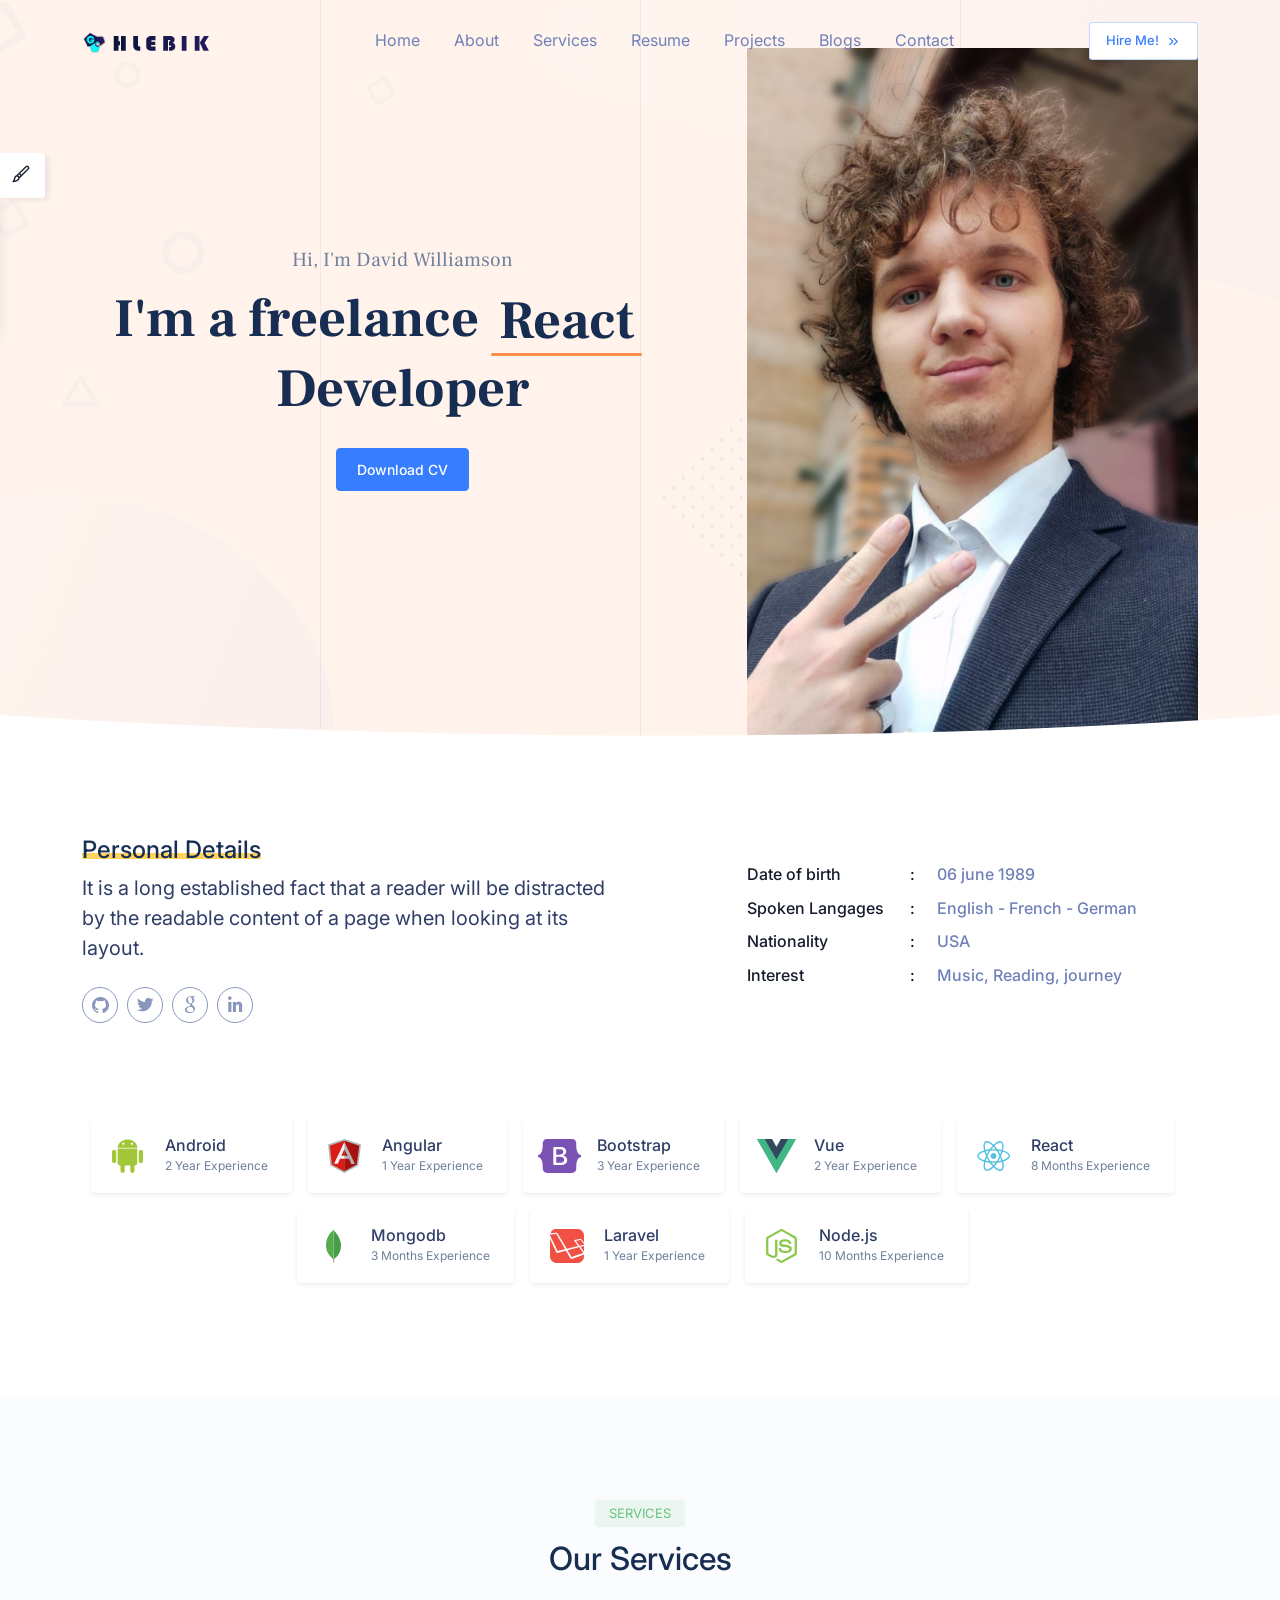
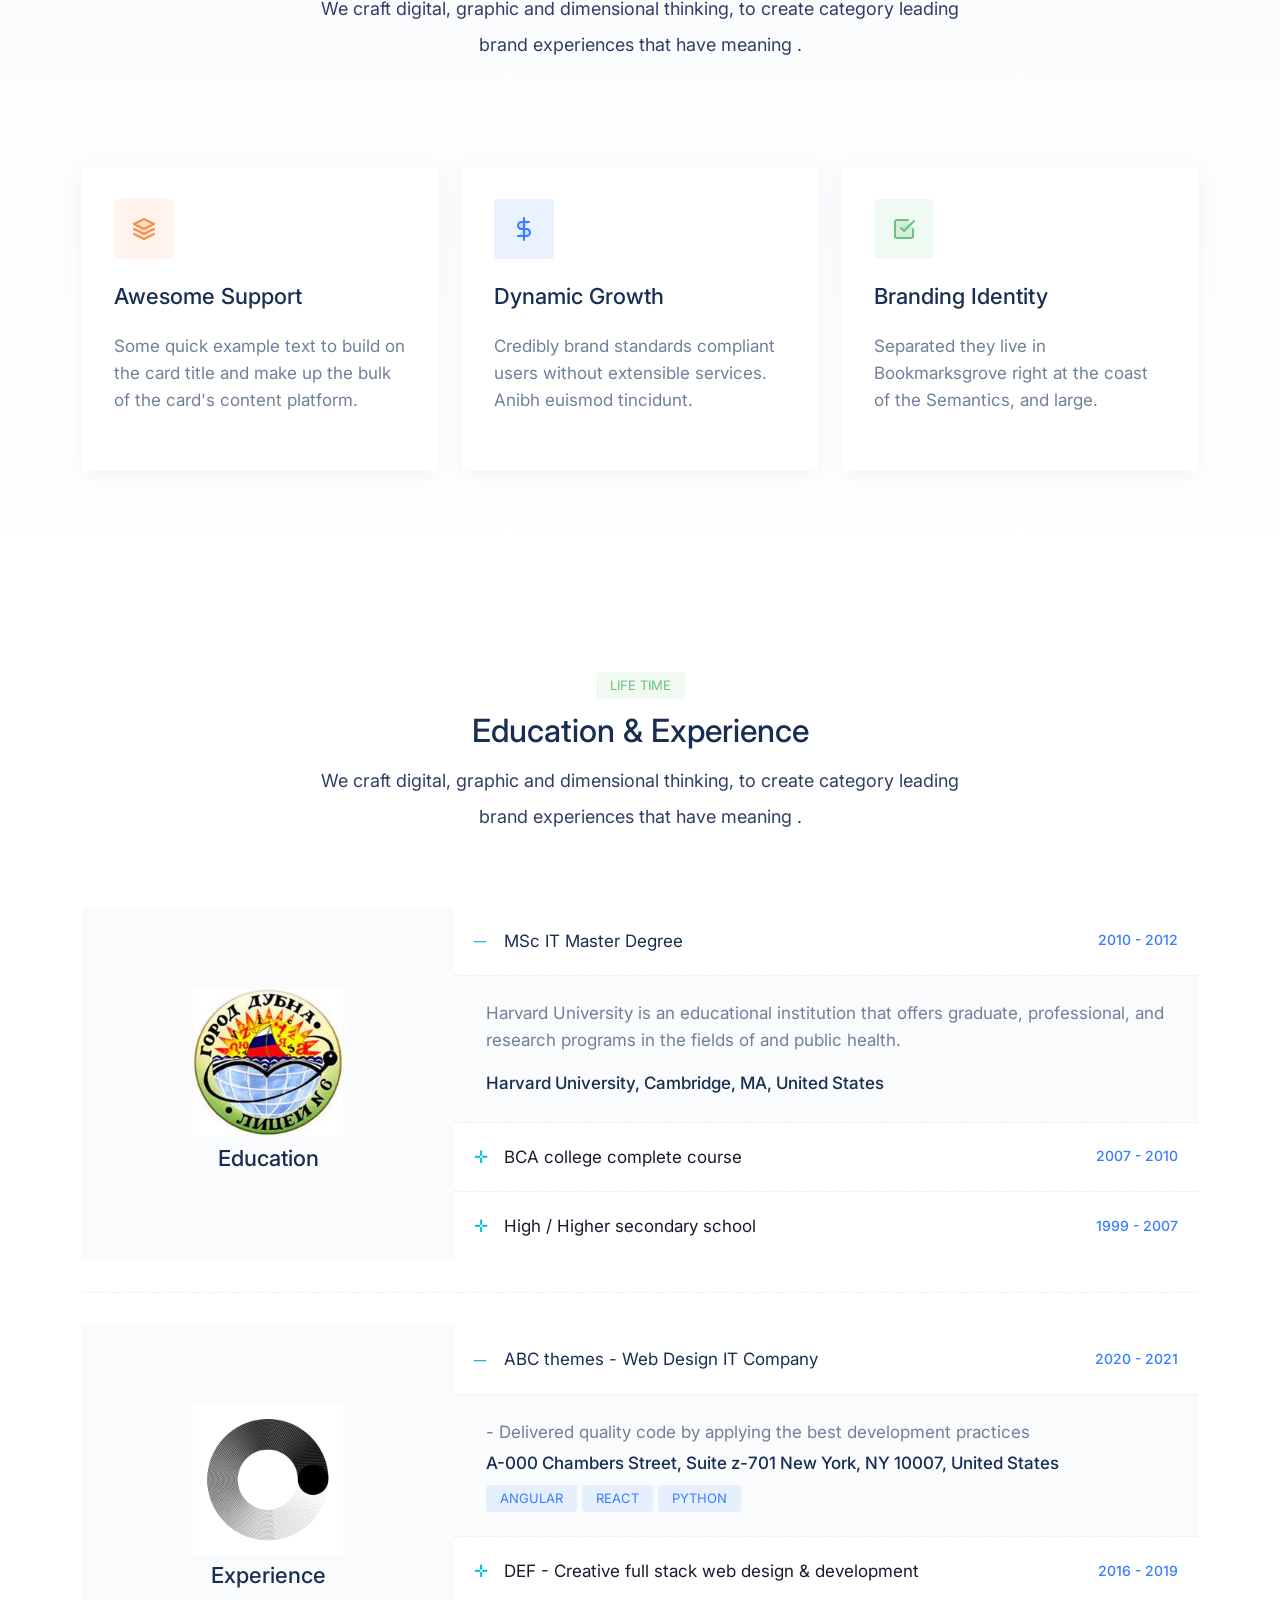
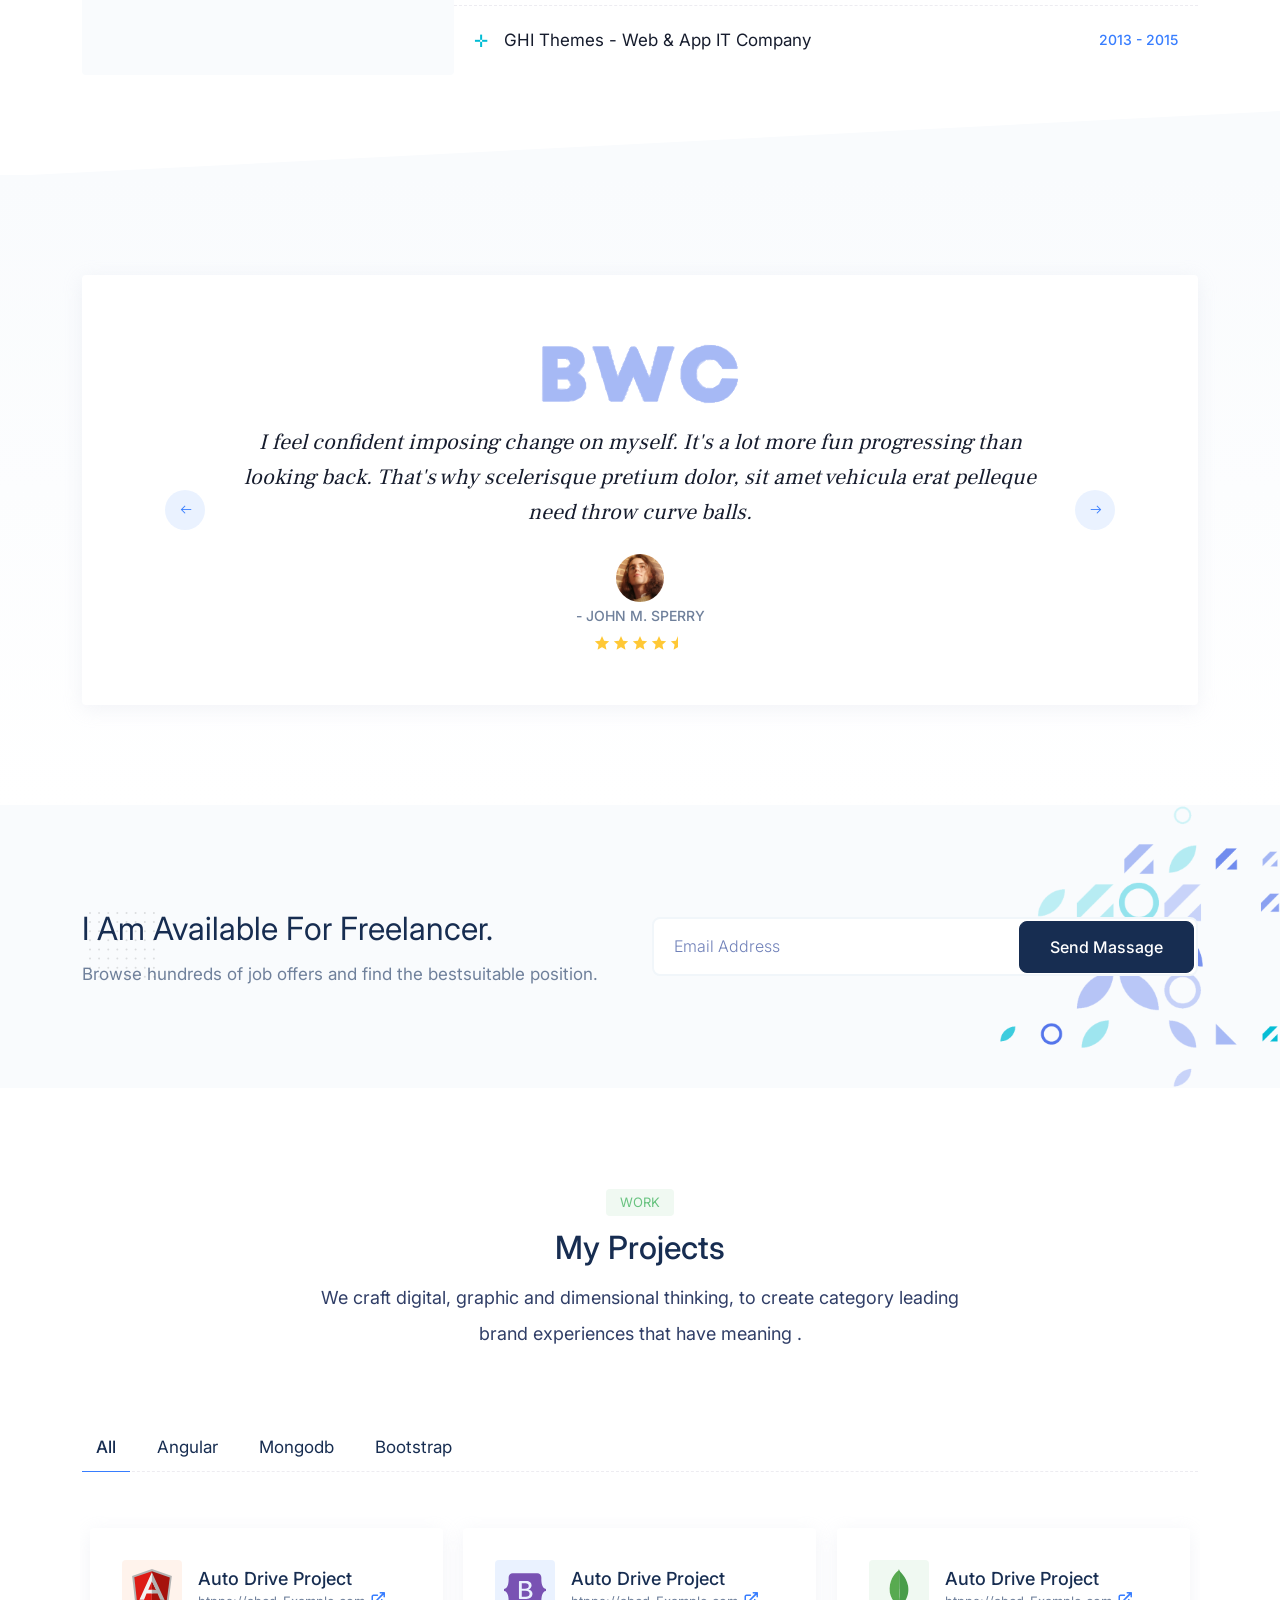
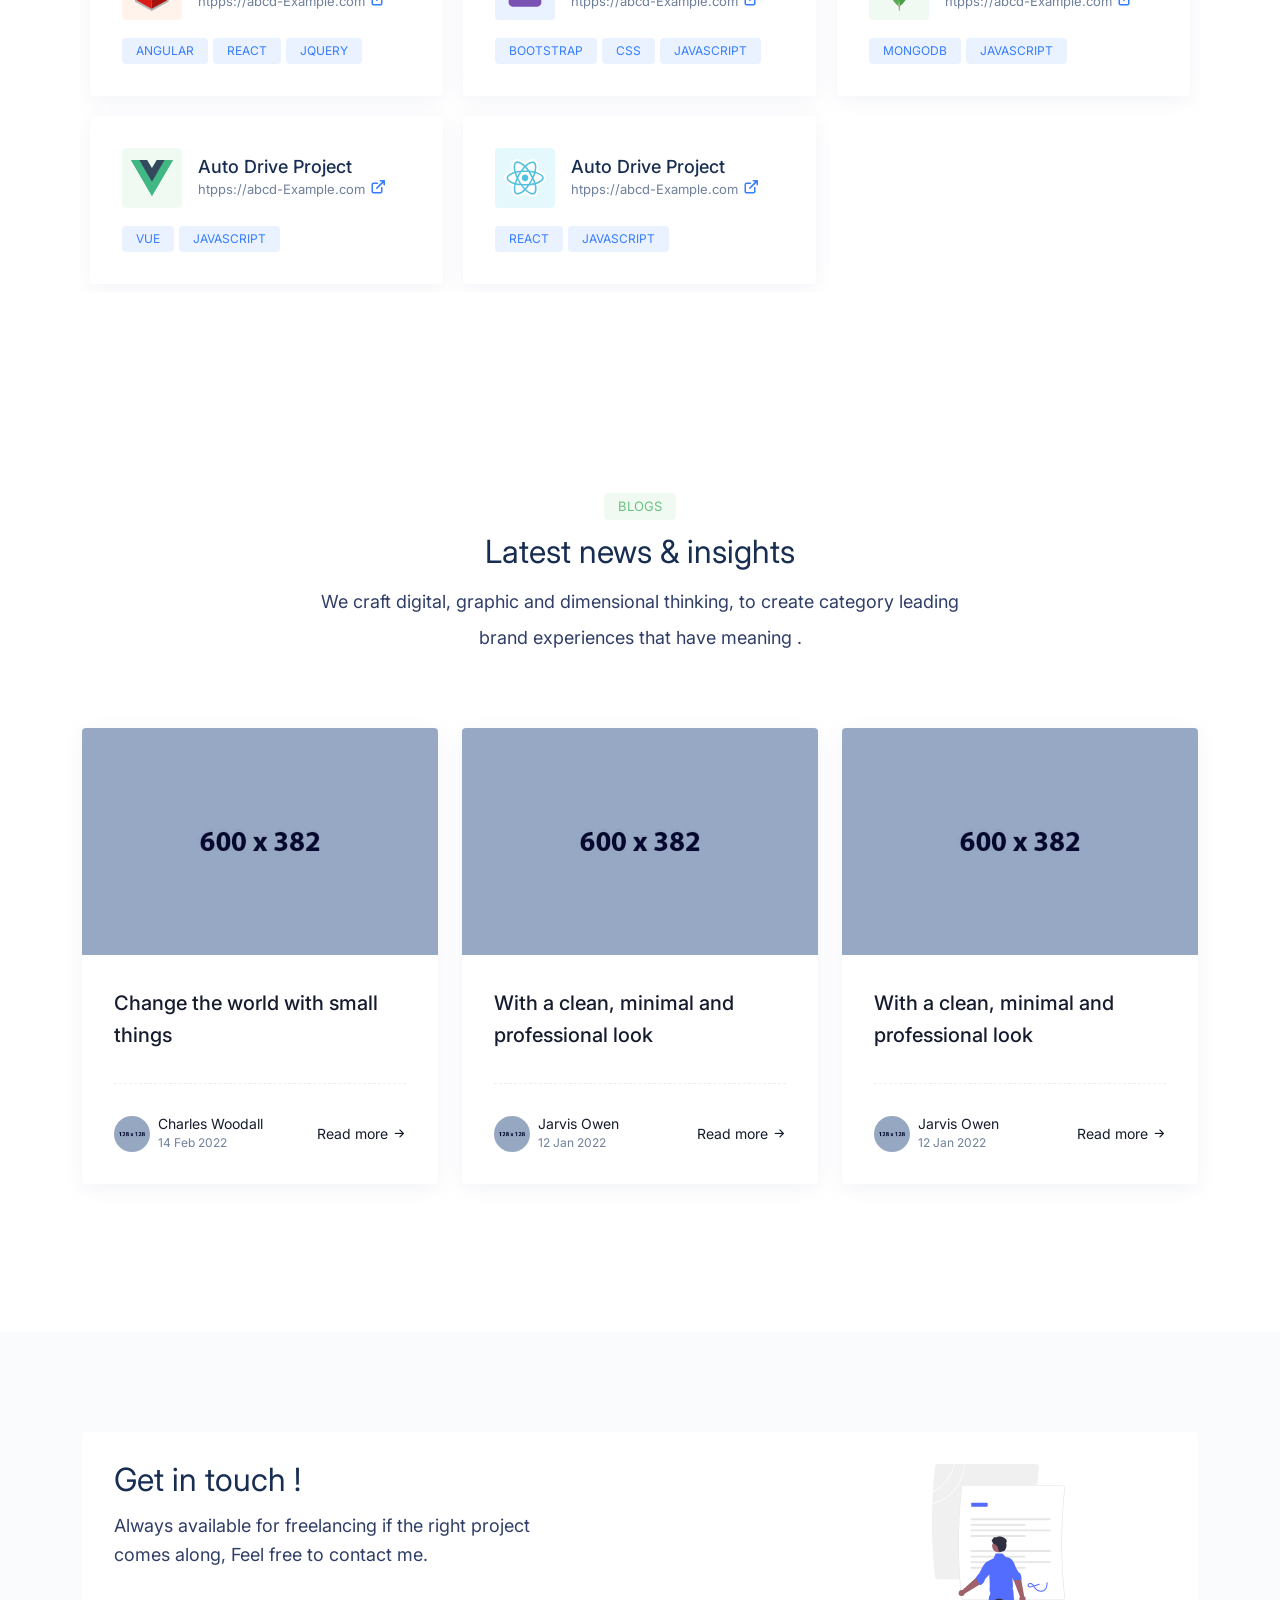
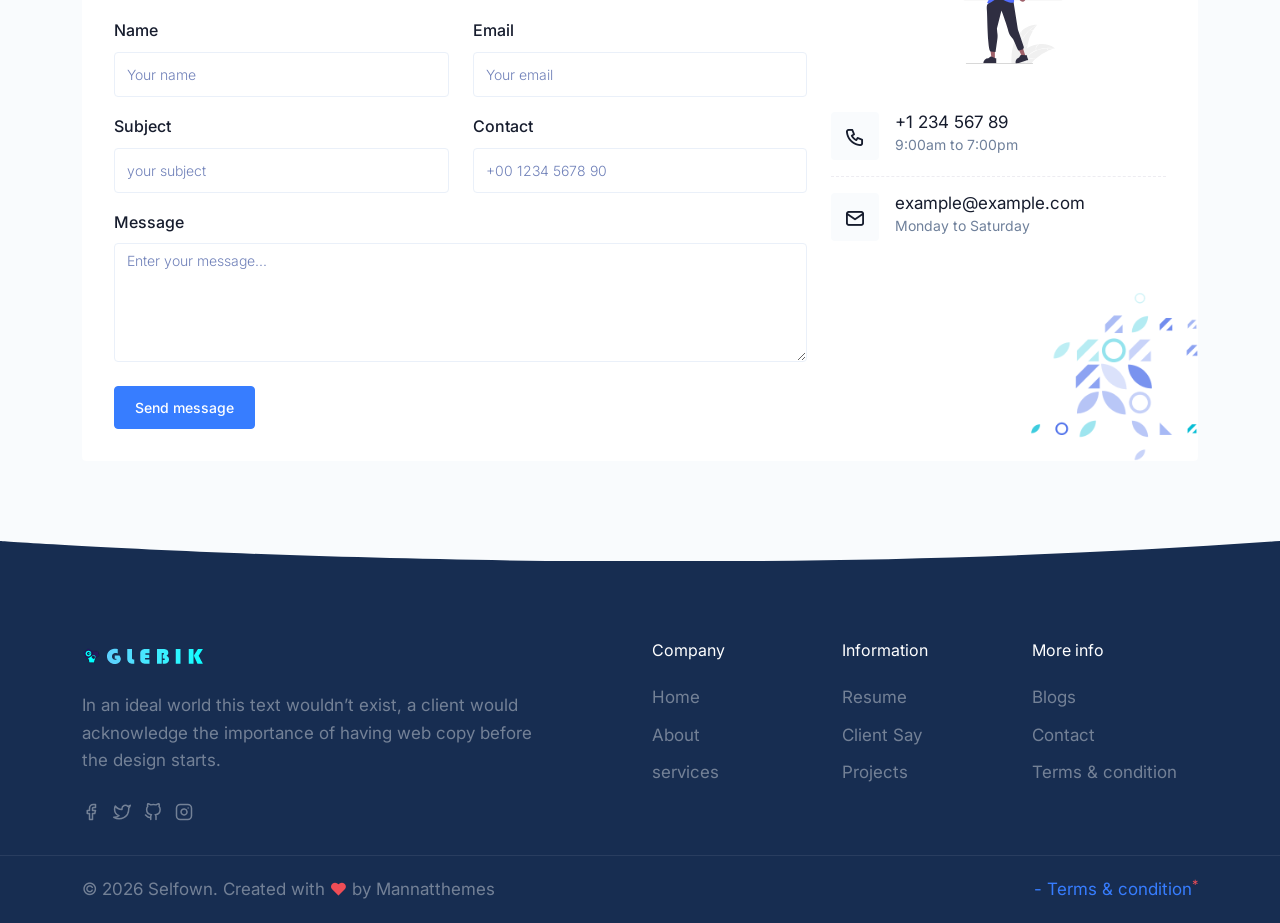
<file: default/index-6.html>
<!DOCTYPE html>
<html lang="en">
    <head>
        <meta charset="utf-8" />
        <title>Selfown - Responsive Personal page</title>
        <meta name="viewport" content="width=device-width, initial-scale=1.0" />
        <meta name="description" content="Premium Bootstrap 5 Template" />
        <meta name="keywords" content="bootstrap 5, premium, marketing, multipurpose" />
        <meta content="Mannatthemes" name="author" />

        <!-- favicon -->
        <link rel="shortcut icon" href="images/favicon.ico" />

        <!-- css -->
        <link href="css/bootstrap.min.css" rel="stylesheet" type="text/css" />
        <link href="css/style.min.css" rel="stylesheet" type="text/css" />

        <!-- colors -->
        <link href="css/colors/info.css" rel="stylesheet" type="text/css" id="color-opt" />
    </head>

    <body data-bs-spy="scroll" data-bs-target=".navbar" data-bs-offset="80" >
        <!-- start navbar -->
        <nav class="navbar navbar-expand-lg fixed-top sticky" id="navbar">
            <div class="container">
                <a href="index-6.html" class="navbar-brand">
                    <img src="images/logo-sm.png" class="logo-sm" alt="" height="24" />
                    <img src="images/logo-light.png" class="logo-light" alt="" height="16" />
                    <img src="images/logo-dark.png" class="logo-dark" alt="" height="16" />
                </a><!--end navbar-brand-->
                <a href="javascript:void(0)" class="navbar-toggler" data-bs-toggle="collapse" data-bs-target="#navbarNav" aria-controls="navbarNav" aria-expanded="false" aria-label="Toggle navigation">
                    <span class="navbar-toggle-icon"><i data-feather="menu"></i></span>
                </a><!--end navbar-toggler-->

                <div class="collapse navbar-collapse" id="navbarNav">
                    <ul class="navbar-nav mx-auto navbar-center mt-lg-0 mt-2">
                        <li class="nav-item">
                            <a class="nav-link active" href="index.html">Home</a>
                        </li><!--end nav-item-->
                        <li class="nav-item">
                            <a class="nav-link" href="about.html">About</a>
                        </li><!--end nav-item-->
                        <li class="nav-item">
                            <a class="nav-link" href="services.html">Services</a>
                        </li><!--end nav-item-->                        
                        <li class="nav-item">
                            <a class="nav-link" href="resume.html">Resume</a>
                        </li><!--end nav-item-->
                        <li class="nav-item">
                            <a class="nav-link" href="projects.html">Projects</a>
                        </li><!--end nav-item-->
                        <li class="nav-item">
                            <a class="nav-link" href="blogs.html">Blogs</a>
                        </li><!--end nav-item-->
                        <li class="nav-item">
                            <a class="nav-link" href="contact.html">Contact</a>
                        </li><!--end nav-item-->
                    </ul><!--end navbar-nav-->
                    <a href="#" class="btn btn-sm nav-btn text-primary mb-4 mb-lg-0">Hire Me! <i class="icon-xxs ms-1" data-feather="chevrons-right"></i></a>
                </div><!-- end #navbarNav -->
            </div><!-- end container -->
        </nav>
        <!-- end navbar -->

        <!-- start hero -->
        <section class="hero-one position-relative main-bg" id="home"  style="background-image: url(images/personal/main-bg.png); background-size: cover; background-position: center center;">
            <div class="container">
                <div class="lines">
                    <div class="line"></div>
                    <div class="line"></div>
                    <div class="line"></div>
                </div>
                <div class="row align-items-center justify-content-center">
                    <div class="col-lg-7 text-center px-0 px-xl-4 mt-5 mt-lg-0 pt-5 pt-lg-0">
                        <h5 class="d-inline-block py-1 px-3 rounded text-muted font-secondary">Hi, I'm David Williamson</h5>
                        <h1 class="hero-title mb-4 font-secondary fo">I'm a freelance 
                            <div class="position-relative d-inline-block" style="margin-bottom: -20px;" data-delay="2200" data-words>
								&nbsp;
								<span class="text-anim-items">
									<span class="text-anim-item px-2"><span>React</span></span>
									<span class="text-anim-item px-2"><span>Flutter </span></span>
									<span class="text-anim-item px-2"><span>Python</span></span>
								</span>
								<span class="anim-line bg-orange"></span>
							</span>
                        </div> 
                            Developer
                        </h1>   
                        <span class="wrap"></span>                     
                        <div class="mb-5 mb-lg-0">                           
                            <div class="d-inline-block">
                                <a href="#" class="btn btn-primary">Download CV</a>
                            </div>
                        </div>
                    </div><!--end col-->  
                    <div class="col-lg-5  mx-auto mt-5"> 
                        <img src="images/personal/1.png" alt="" class="img-fluid ml-lg-5">
                    </div><!--end col-->                 
                </div><!--end row-->             
            </div><!-- end container -->
        </section>
        <!-- end hero -->
        <div class="position-relative">
            <div class="shape overflow-hidden text-white">
                <svg viewBox="0 0 2880 48" fill="none" xmlns="http://www.w3.org/2000/svg">
                    <path d="M0 48H1437.5H2880V0H2160C1442.5 52 720 0 720 0H0V48Z" fill="currentColor"></path>
                </svg>
            </div>
        </div>
        <!-- start about -->
        <section class="section" id="about">
            <div class="container">
                <div class="row align-items-center">                
                    <div class="col-lg-6 align-self-center">
                        <h5 class="fs-24 text-dark fw-medium"><mark>Personal Details</mark></h5>       
                        <h4 class="fw-normal lh-base text-gray-700 mb-4 fs-20">It is a long established fact 
                            that a reader will be distracted by the readable content of a page when looking at its layout. 
                        </h4>
                        <div class="social">
                            <a href="#">
                                <i class="lab la-github github me-1"></i>
                            </a>
                            <a href="#">
                                <i class="lab la-twitter twitter me-1"></i>
                            </a>
                            <a href="#">
                                <i class="lab la-google google me-1"></i>
                            </a>
                            <a href="#">
                                <i class="lab la-linkedin-in linkedin me-1"></i>
                            </a>
                        </div>
                    </div><!--end col--> 
                    <div class="col-lg-5 ms-auto align-self-center">
                        <div class="mb-5 mb-lg-0">
                            <p class="mb-2">
                                <span class="personal-detail-title">Date of birth</span> 
                                <span class="personal-detail-info">06 june 1989</span>
                            </p>
                            <p class="mb-2">
                                <span class="personal-detail-title">Spoken Langages</span> 
                                <span class="personal-detail-info">English - French - German</span>
                            </p>
                            <p class="mb-2">
                                <span class="personal-detail-title">Nationality</span> 
                                <span class="personal-detail-info">USA</span>
                            </p>
                            <p class="mb-2">
                                <span class="personal-detail-title">Interest</span> 
                                <span class="personal-detail-info">Music, Reading, journey</span>
                            </p>
                        </div>
                    </div><!--end col-->
                    <div class="col-12 mt-5">
                        <div class="d-flex flex-wrap justify-content-center  mt-4 mt-md-5">
                            <div class="mx-3 ms-sm-0 ms-sm-0 mb-3 card-bg rounded p-1 pe-3 p-md-3 pe-md-4 shadow-sm">
                                <div class="d-flex align-items-center">
                                    <div class="thumb-md d-flex flex-wrap justify-content-center align-items-center">
                                        <img src="images/logos/android.svg" alt="" class="" height="34">
                                    </div>
                                    <div class="ms-3">
                                        <h6 class="mb-0 fw-medium text-gray-700">Android</h6>
                                        <p class="text-muted mb-0 fs-12">2 Year Experience</p>
                                    </div>
                                </div>                           
                            </div><!--/div-->
                            <div class="mx-3 ms-sm-0 ms-sm-0 mb-3 card-bg rounded p-1 pe-3 p-md-3 pe-md-4 shadow-sm">
                                <div class="d-flex align-items-center">
                                    <div class="thumb-md d-flex flex-wrap justify-content-center align-items-center">
                                        <img src="images/logos/Angular.svg" alt="" class="" height="34">
                                    </div>
                                    <div class="ms-3">
                                        <h6 class="mb-0 fw-medium text-gray-700">Angular</h6>
                                        <p class="text-muted mb-0 fs-12">1 Year Experience</p>
                                    </div>
                                </div>                           
                            </div><!--/div-->
                            <div class="mx-3 ms-sm-0 ms-sm-0 mb-3 card-bg rounded p-1 pe-3 p-md-3 pe-md-4 shadow-sm">
                                <div class="d-flex align-items-center">
                                    <div class="thumb-md d-flex flex-wrap justify-content-center align-items-center">
                                        <img src="images/logos/bootstrap.svg" alt="" class="" height="34">
                                    </div>
                                    <div class="ms-3">
                                        <h6 class="mb-0 fw-medium text-gray-700">Bootstrap</h6>
                                        <p class="text-muted mb-0 fs-12">3 Year Experience</p>
                                    </div>
                                </div>                           
                            </div><!--/div-->
                            <div class="mx-3 ms-sm-0 ms-sm-0 mb-3 card-bg rounded p-1 pe-3 p-md-3 pe-md-4 shadow-sm">
                                <div class="d-flex align-items-center">
                                    <div class="thumb-md d-flex flex-wrap justify-content-center align-items-center">
                                        <img src="images/logos/vue.svg" alt="" class="" height="34">
                                    </div>
                                    <div class="ms-3">
                                        <h6 class="mb-0 fw-medium text-gray-700">Vue</h6>
                                        <p class="text-muted mb-0 fs-12">2 Year Experience</p>
                                    </div>
                                </div>                           
                            </div><!--/div-->
                            <div class="mx-3 ms-sm-0 ms-sm-0 mb-3 card-bg rounded p-1 pe-3 p-md-3 pe-md-4 shadow-sm">
                                <div class="d-flex align-items-center">
                                    <div class="thumb-md d-flex flex-wrap justify-content-center align-items-center">
                                        <img src="images/logos/react.svg" alt="" class="" height="34">
                                    </div>
                                    <div class="ms-3">
                                        <h6 class="mb-0 fw-medium text-gray-700">React</h6>
                                        <p class="text-muted mb-0 fs-12">8 Months Experience</p>
                                    </div>
                                </div>                           
                            </div><!--/div-->
                            <div class="mx-3 ms-sm-0 ms-sm-0 mb-3 card-bg rounded p-1 pe-3 p-md-3 pe-md-4 shadow-sm">
                                <div class="d-flex align-items-center">
                                    <div class="thumb-md d-flex flex-wrap justify-content-center align-items-center">
                                        <img src="images/logos/mongodb.svg" alt="" class="" height="34">
                                    </div>
                                    <div class="ms-3">
                                        <h6 class="mb-0 fw-medium text-gray-700">Mongodb</h6>
                                        <p class="text-muted mb-0 fs-12">3 Months Experience</p>
                                    </div>
                                </div>                           
                            </div><!--/div-->
                            <div class="mx-3 ms-sm-0 ms-sm-0 mb-3 card-bg rounded p-1 pe-3 p-md-3 pe-md-4 shadow-sm">
                                <div class="d-flex align-items-center">
                                    <div class="thumb-md d-flex flex-wrap justify-content-center align-items-center">
                                        <img src="images/logos/laravel.svg" alt="" class="" height="34">
                                    </div>
                                    <div class="ms-3">
                                        <h6 class="mb-0 fw-medium text-gray-700">Laravel</h6>
                                        <p class="text-muted mb-0 fs-12">1 Year Experience</p>
                                    </div>
                                </div>                           
                            </div><!--/div-->
                            <div class="mx-3 ms-sm-0 ms-sm-0 mb-3 card-bg rounded p-1 pe-3 p-md-3 pe-md-4 shadow-sm">
                                <div class="d-flex align-items-center">
                                    <div class="thumb-md d-flex flex-wrap justify-content-center align-items-center">
                                        <img src="images/logos/nodejs-icon.svg" alt="" class="" height="34">
                                    </div>
                                    <div class="ms-3">
                                        <h6 class="mb-0 fw-medium text-gray-700">Node.js</h6>
                                        <p class="text-muted mb-0 fs-12">10 Months Experience</p>
                                    </div>
                                </div>                           
                            </div><!--/div-->
                        </div><!-- End div -->
                    </div><!-- End Col -->
                </div><!--end row--> 
            </div><!-- end container -->
        </section>
        <!-- end about -->
        <!-- start services -->
        <section class="section bg-gradient-light-white" id="services">
            <div class="container">                
                <div class="row justify-content-center mb-4">
                    <div class="col-12 col-md-10 col-lg-7 text-center">
                        <span class="badge badge-lg rounded bg-soft-alt-success fw-normal fs-13 text-uppercase">Services</span>
                        <h2 class="fs-2 fw-medium lh-1 text-dark my-3">Our Services</h2>                        
                        <p class="text-gray-700 fs-18 fs-lg mb-4 mb-md-5 lh-lg">
                            We craft digital, graphic and dimensional thinking, to create category leading brand experiences that have meaning .
                        </p>
                    </div><!--end col-->
                </div><!--end row-->
                <div class="row">
                    <div class="col-lg-4 col-md-6 mt-4 pt-2">
                        <div class="card rounded shadow border-0">
                            <div class="card-body p-4 m-2">
                                <div class="bg-soft-alt-orange d-flex justify-content-center align-items-center thumb-xl  rounded">
                                    <i data-feather="layers" class="align-self-center svg-orange icon-md"></i>  
                                </div>
                                <h5 class="text-dark fs-22 fw-medium my-4">Awesome Support</h5>
                                <p class="text-muted pb-4">Some quick example text to build on the card title and make up the bulk of the card's content platform.</p>
                            </div><!-- end card-body -->
                        </div><!-- end card -->
                    </div><!-- end col -->
                    <div class="col-lg-4 col-md-6 mt-4 pt-2">
                        <div class="card rounded shadow  border-0">
                            <div class="card-body p-4 m-2">
                                <div class="bg-soft-alt-info d-flex justify-content-center align-items-center thumb-xl  rounded">
                                    <i data-feather="dollar-sign" class="align-self-center svg-info icon-md"></i>  
                                </div>
                                <h5 class="text-dark fs-22 fw-medium my-4">Dynamic Growth</h5>
                                <p class="text-muted pb-4">Credibly brand standards compliant users without extensible services. Anibh euismod tincidunt.</p>
                            </div><!-- end card-body -->
                        </div><!-- end card -->
                    </div><!-- end col -->
                    <div class="col-lg-4 col-md-6 mt-4 pt-2">
                        <div class="card rounded shadow  border-0">
                            <div class="card-body p-4 m-2">
                                <div class="bg-soft-alt-success d-flex justify-content-center align-items-center thumb-xl  rounded">
                                    <i data-feather="check-square" class="align-self-center svg-success icon-md"></i>  
                                </div>
                                <h5 class="text-dark fs-22 fw-medium my-4">Branding Identity</h5>
                                <p class="text-muted pb-4">Separated they live in Bookmarksgrove right at the coast of the Semantics, and large.</p>
                            </div><!-- end card-body -->
                        </div><!-- end card -->
                    </div><!-- end col -->
                </div><!-- end row -->
            </div><!-- end container -->
        </section>
        <!-- end services -->

        
        <!-- start resume -->
        <section class="section" id="resume">
            <div class="container">                
                <div class="row justify-content-center mb-4">
                    <div class="col-12 col-md-10 col-lg-7 text-center">
                        <span class="badge badge-lg rounded bg-soft-alt-success fw-normal fs-13 text-uppercase">Life Time</span>
                        <h2 class="fs-2 fw-medium lh-1 text-dark my-3">Education & Experience</h2>
                        <p class="text-gray-700 fs-18 fs-lg mb-4 mb-md-5 lh-lg">
                            We craft digital, graphic and dimensional thinking, to create category leading brand experiences that have meaning .
                        </p>
                    </div><!--end col-->
                </div><!--end row-->
                <div class="row">
                    <div class="col-12">
                        <div class="row g-0">
                            <div class="col-lg-4 col-md-6">
                                <div class="card rounded bg-light h-100 border-0">
                                    <div class="card-body d-flex justify-content-center align-items-center">
                                        <div class="mx-auto text-center">
                                            <img src="images/personal/school.png" alt="" class="vector-dark" height="150">
                                            <img src="images/personal/school-light.png" alt="" class="vector-light" height="150">
                                            <h5 class="text-dark fs-22 fw-medium my-2">Education</h5>     
                                        </div>                          
                                    </div><!-- end card-body -->
                                </div><!-- end card -->
                            </div><!-- end col -->
                            <div class="col-lg-8 col-md-6">
                                <div class="card rounded bg-white  h-100 border-0">
                                    <div class="card-body p-0">
                                        <div class="accordion accordion-flush" id="Education_accordion">
                                            <div class="accordion-item">
                                                <h2 class="accordion-header" id="prime">
                                                    <button class="accordion-button" type="button" data-bs-toggle="collapse" data-bs-target="#Education_one" aria-expanded="false">                                                        
                                                        MSc IT Master Degree
                                                        <span class="fw-medium text-primary ms-auto fs-14">2010 - 2012</span>
                                                    </button>
                                                </h2>
                                                <div id="Education_one" class="accordion-collapse collapse show" aria-labelledby="prime" data-bs-parent="#Education_accordion">
                                                    <div class="accordion-body">
                                                        <p class="text-muted mb-3">Harvard University is an educational institution that offers graduate, 
                                                            professional, and research programs 
                                                            in the fields of and public health.
                                                        </p>
                                                        <p class="fw-medium">Harvard University, Cambridge, MA, United States</p>
                                                    </div>
                                                </div>
                                            </div><!--end accordion-item-->
                                            <div class="accordion-item">
                                                <h2 class="accordion-header" id="second">
                                                    <button class="accordion-button collapsed" type="button" data-bs-toggle="collapse" data-bs-target="#Education_two" aria-expanded="false">
                                                    BCA college complete course
                                                    <span class="fw-medium text-primary ms-auto fs-14">2007 - 2010</span>
                                                    </button>
                                                </h2>
                                                <div id="Education_two" class="accordion-collapse collapse" aria-labelledby="second" data-bs-parent="#Education_accordion">
                                                    <div class="accordion-body">
                                                        <p class="text-muted mb-3">Columbia University is an educational institution that offers graduate, 
                                                            professional, and research programs 
                                                            in the fields of and public health.
                                                        </p>
                                                        <p class="fw-medium">Columbia University, New York, NY, United States</p>
                                                    </div>
                                                </div>
                                            </div><!--end accordion-item-->
                                            <div class="accordion-item">
                                                <h2 class="accordion-header" id="higher">
                                                    <button class="accordion-button collapsed" type="button" data-bs-toggle="collapse" data-bs-target="#Education_three" aria-expanded="false">
                                                        High / Higher secondary school
                                                    <span class="fw-medium text-primary ms-auto fs-14">1999 - 2007</span>
                                                    </button>
                                                </h2>
                                                <div id="Education_three" class="accordion-collapse collapse" aria-labelledby="higher" data-bs-parent="#Education_accordion">
                                                    <div class="accordion-body">
                                                        <p class="text-muted mb-3">Princeton University is an educational institution that offers graduate, 
                                                            professional, and research programs 
                                                            in the fields of and public health.
                                                        </p>
                                                        <p class="fw-medium">Princeton University, Princeton, NJ, United States</p>
                                                    </div>
                                                </div>
                                            </div><!--end accordion-item-->
                                        </div><!--end accordion-->
                                    </div><!-- end card-body -->
                                </div><!-- end card -->
                            </div><!-- end col -->                            
                        </div><!-- end row -->
                        <hr class="hr-dashed">
                        <div class="row g-0">
                            <div class="col-lg-4 col-md-6">
                                <div class="card rounded bg-light h-100 border-0">
                                    <div class="card-body d-flex justify-content-center align-items-center">
                                        <div class="mx-auto text-center">
                                            <img src="images/personal/job.png" alt="" class="vector-dark" height="150">
                                            <img src="images/personal/job-light.png" alt="" class="vector-light" height="150">
                                            <h5 class="text-dark fs-22 fw-medium my-2">Experience</h5>     
                                        </div>                          
                                    </div><!-- end card-body -->
                                </div><!-- end card -->
                            </div><!-- end col -->
                            <div class="col-lg-8 col-md-6">
                                <div class="card rounded bg-white  h-100 border-0">
                                    <div class="card-body p-0">
                                        <div class="accordion accordion-flush" id="Experience_accordion">
                                            <div class="accordion-item">
                                                <h2 class="accordion-header" id="first-co">
                                                    <button class="accordion-button" type="button" data-bs-toggle="collapse" data-bs-target="#Experience_one" aria-expanded="false">
                                                        ABC themes - Web Design IT Company
                                                        <span class="fw-medium text-primary ms-auto fs-14">2020 - 2021</span>
                                                    </button>
                                                </h2>
                                                <div id="Experience_one" class="accordion-collapse collapse show" aria-labelledby="first-co" data-bs-parent="#Experience_accordion">
                                                    <div class="accordion-body">
                                                        <p class="text-muted mb-1">- Delivered quality code by applying the best development practices</p>
                                                        <p class="fw-medium">A-000 Chambers Street, Suite z-701 New York, NY 10007, United States</p>
                                                        <span class="badge badge-lg rounded bg-soft-alt-info fw-normal fs-13 text-uppercase mt-2">Angular</span>
                                                        <span class="badge badge-lg rounded bg-soft-alt-info fw-normal fs-13 text-uppercase mt-2">React</span>
                                                        <span class="badge badge-lg rounded bg-soft-alt-info fw-normal fs-13 text-uppercase mt-2">Python</span>
                                                    </div>
                                                </div>
                                            </div><!--end accordion-item-->
                                            <div class="accordion-item">
                                                <h2 class="accordion-header" id="second-co">
                                                    <button class="accordion-button collapsed" type="button" data-bs-toggle="collapse" data-bs-target="#Experience_two" aria-expanded="false">
                                                    DEF - Creative full stack web design & development
                                                    <span class="fw-medium text-primary ms-auto fs-14">2016 - 2019</span>
                                                    </button>
                                                </h2>
                                                <div id="Experience_two" class="accordion-collapse collapse" aria-labelledby="second-co" data-bs-parent="#Experience_accordion">
                                                    <div class="accordion-body">
                                                        <p class="text-muted mb-1">- Delivered quality code by applying the best development practices</p>
                                                        <p class="fw-medium">A-000 Chambers Street, Suite z-701 New York, NY 10007, United States</p>
                                                        <span class="badge badge-lg rounded bg-soft-alt-info fw-normal fs-13 text-uppercase mt-2">Laravel</span>
                                                        <span class="badge badge-lg rounded bg-soft-alt-info fw-normal fs-13 text-uppercase mt-2">Bootstrap</span>
                                                        <span class="badge badge-lg rounded bg-soft-alt-info fw-normal fs-13 text-uppercase mt-2">javascript</span>
                                                    </div>
                                                </div>
                                            </div><!--end accordion-item-->
                                            <div class="accordion-item">
                                                <h2 class="accordion-header" id="third-co">
                                                    <button class="accordion-button collapsed" type="button" data-bs-toggle="collapse" data-bs-target="#Experience_three" aria-expanded="false">
                                                       GHI Themes - Web & App IT Company
                                                    <span class="fw-medium text-primary ms-auto fs-14">2013 - 2015</span>
                                                    </button>
                                                </h2>
                                                <div id="Experience_three" class="accordion-collapse collapse" aria-labelledby="third-co" data-bs-parent="#Experience_accordion">
                                                    <div class="accordion-body">
                                                        <p class="text-muted mb-1">- Delivered quality code by applying the best development practices</p>
                                                        <p class="fw-medium">A-000 Chambers Street, Suite z-701 New York, NY 10007, United States</p>
                                                        <span class="badge badge-lg rounded bg-soft-alt-info fw-normal fs-13 text-uppercase mt-2">Node.js</span>
                                                        <span class="badge badge-lg rounded bg-soft-alt-info fw-normal fs-13 text-uppercase mt-2">Php.net</span>
                                                        <span class="badge badge-lg rounded bg-soft-alt-info fw-normal fs-13 text-uppercase mt-2">Django</span>
                                                    </div>
                                                </div>
                                            </div><!--end accordion-item-->
                                        </div><!--end accordion-->
                                    </div><!-- end card-body -->
                                </div><!-- end card -->
                            </div><!-- end col -->
                        </div><!--end row-->
                    </div><!-- end col -->
                </div><!-- end row -->
            </div><!-- end container -->
        </section>
        <!-- end resume -->
        
        <div class="position-relative"> 
            <div class="shape overflow-hidden text-light"> 
                <svg viewBox="0 0 2880 150" fill="none" xmlns="http://www.w3.org/2000/svg"> <path d="M110 105L2160 0H2880V150H0V105H110Z" fill="currentColor"></path> </svg>
            </div>
        </div>
        <!--what client says -->
        <section class="section bg-gradient-light-white" id="review">
            <div class="container">  
                <div class="row">
                    <div class="col-lg-12 mx-auto">                       
                        <div class="card rounded shadow ">                            
                            <div class="client-carousel">
                                <div class="row align-items-center">
                                    <div class="col-lg-10 p-5 mx-auto">                                        
                                        <div class="client-carousel">
                                            <div id="demo" class="carousel carousel-dark slide" data-bs-ride="carousel" data-bs-wrap="true">                                            
                                                <div class="carousel-inner">
                                                    <div class="carousel-item text-center active" data-bs-interval="4000">
                                                        <img src="images/logos/logo-1.svg" alt="" class="my-3" height="70">
                                                        <p class="font-secondary fs-22 fst-italic mb-4 px-4">                                                    
                                                            I feel confident imposing change on myself. 
                                                            It's a lot more fun progressing than looking back. 
                                                            That's why scelerisque pretium dolor, 
                                                            sit amet vehicula erat pelleque need throw curve balls.                                                    
                                                        </p>
                                                        <img src="images/users/user-3.jpg" alt="" class="thumb-lg rounded-circle d-block mx-auto">
                                                        <span class="text-uppercase text-muted fs-14 fw-medium">- John M. Sperry</span>
                                                        <ul class="list-inline mb-0 align-self-center">
                                                            <li class="list-inline-item"><i class="la la-star text-warning fs-16"></i></li>
                                                            <li class="list-inline-item"><i class="la la-star text-warning fs-16 ms-n2"></i></li>
                                                            <li class="list-inline-item"><i class="la la-star text-warning fs-16 ms-n2"></i></li>
                                                            <li class="list-inline-item"><i class="la la-star text-warning fs-16 ms-n2"></i></li>
                                                            <li class="list-inline-item"><i class="la la-star-half-o text-warning fs-16 ms-n2"></i></li>
                                                        </ul>
                                                    </div>
                                                    <div class="carousel-item text-center" data-bs-interval="4000">
                                                        <img src="images/logos/logo-3.svg" alt="" class="my-3" height="70">
                                                        <p class="font-secondary fs-22 fst-italic mb-4 px-4">                                                    
                                                            I feel confident imposing change on myself. 
                                                            It's a lot more fun progressing than looking back. 
                                                            That's why scelerisque pretium dolor, 
                                                            sit amet vehicula erat pelleque need throw curve balls.                                                    
                                                        </p>
                                                        <img src="images/users/user-5.jpg" alt="" class="thumb-lg rounded-circle d-block mx-auto">
                                                        <span class="text-uppercase text-muted fs-14 fw-medium">- Larry J. Akins</span>
                                                        <ul class="list-inline mb-0 align-self-center">
                                                            <li class="list-inline-item"><i class="la la-star text-warning fs-16"></i></li>
                                                            <li class="list-inline-item"><i class="la la-star text-warning fs-16 ms-n2"></i></li>
                                                            <li class="list-inline-item"><i class="la la-star text-warning fs-16 ms-n2"></i></li>
                                                            <li class="list-inline-item"><i class="la la-star text-warning fs-16 ms-n2"></i></li>
                                                            <li class="list-inline-item"><i class="la la-star-half-o text-warning fs-16 ms-n2"></i></li>
                                                        </ul>
                                                    </div>
                                                </div>                                            
                                            </div> 
                                            <button class="carousel-control-prev" type="button" data-bs-target="#demo" data-bs-slide="prev">
                                                <span class="carousel-control-prev-icon"></span>
                                            </button>
                                            <button class="carousel-control-next" type="button" data-bs-target="#demo" data-bs-slide="next">
                                                <span class="carousel-control-next-icon"></span>
                                            </button>
                                        </div> <!--end client-carousel-->                                        
                                    </div><!--end col-->                                 
                                </div><!-- end row -->                                 
                             </div><!--end card-body-->
                        </div><!--end card-->
                    </div><!--end col-->            
                </div><!-- end row -->                 
            </div><!-- end container -->
        </section>
        <!-- end what client says -->
        
        <section class="section bg-light cta-pettern" id="cta">
            <div class="container">            
                <div class="row align-items-center">
                    <div class="col-lg-6">
                        <div class="pattern-1 position-absolute">
                            <img src="images/p-1.svg" alt="" class="" height="80">
                        </div>
                        <h2 class="text-dark" style="line-height: 1.5; position: relative;">I Am Available For Freelancer.</h2>
                        <p class="text-muted mb-0">Browse hundreds of job offers and find the bestsuitable position.</p>
                    </div><!--end col--> 
                    <div class="col-lg-6 ml-auto">
                        <div class="cta-search">
                            <form class="position-relative">
                                <input type="email" placeholder="Email Address" required="">
                                <button type="submit" class="btn btn-dark">Send Massage</button>
                            </form>
                        </div>
                    </div><!--end col--> 
                </div><!--end row--> 
            </div><!--end container--> 
        </section>
        <!-- start projects -->
        <section class="section" id="projects">
            <div class="container">                
                <div class="row justify-content-center mb-4">
                    <div class="col-12 col-md-10 col-lg-7 text-center">
                        <span class="badge badge-lg rounded bg-soft-alt-success fw-normal fs-13 text-uppercase">Work</span>
                        <h2 class="fs-2 fw-medium lh-1 text-dark my-3">My Projects</h2>
                        <p class="text-gray-700 fs-18 fs-lg mb-4 mb-md-5 lh-lg">
                            We craft digital, graphic and dimensional thinking, to create category leading brand experiences that have meaning .
                        </p>
                    </div><!--end col-->
                </div><!--end row-->
                <div class="row">                    
                    <div class="col-12 filters-group-wrap">
                        <div class="filters-group mb-5">                            
                            <ul class="mb-0 list-unstyled filter-options filter-tab">
                                <li class="list-inline-item position-relative text-dark active" data-group="all">All</li>
                                <li class="list-inline-item position-relative text-dark" data-group="angular">Angular</li>
                                <li class="list-inline-item position-relative text-dark" data-group="mongodb">Mongodb</li>
                                <li class="list-inline-item position-relative text-dark" data-group="bootstrap">Bootstrap</li>
                            </ul>
                        </div>
                    </div><!--end col-->
                </div><!--end row-->
                <div class="row d-flex  g-1 justify-content-center" id="grid">
                    <div class="col-lg-4 col-md-6 picture-item" data-groups='["angular", "bootstrap"]'>
                        <div class="card rounded shadow border-0 m-2">
                            <div class="card-body p-4 m-2">
                                <div class="media mb-3">
                                    <div class="bg-soft-alt-orange d-flex justify-content-center align-items-center thumb-xl  rounded">
                                        <img src="images/logos/Angular.svg" alt="" class="thumb-md">
                                    </div>
                                    <div class="media-body ms-3 align-self-center">
                                        <h5 class="text-dark fs-18 fw-medium m-0">Auto Drive Project</h5>
                                        <p class="text-muted mb-0 fs-13">htpps://abcd-Example.com <a href=""><i class="ti ti-external-link fs-18 text-primary"></i></a></p>
                                    </div><!--end media-body-->
                                </div><!--end media-->  
                                <span class="badge badge-lg rounded bg-soft-alt-info fw-normal fs-12 text-uppercase">Angular</span>
                                <span class="badge badge-lg rounded bg-soft-alt-info fw-normal fs-12 text-uppercase">React</span>
                                <span class="badge badge-lg rounded bg-soft-alt-info fw-normal fs-12 text-uppercase">Jquery</span>
                            </div><!-- end card-body -->
                        </div><!-- end card -->
                    </div><!-- end col -->
                    <div class="col-lg-4 col-md-6 picture-item" data-groups='["bootstrap"]'>
                        <div class="card rounded shadow border-0 m-2">
                            <div class="card-body p-4 m-2">
                                <div class="media mb-3">
                                    <div class="bg-soft-alt-info d-flex justify-content-center align-items-center thumb-xl  rounded">
                                        <img src="images/logos/bootstrap.svg" alt="" class="thumb-md">
                                    </div>
                                    <div class="media-body ms-3 align-self-center">
                                        <h5 class="text-dark fs-18 fw-medium m-0">Auto Drive Project</h5>
                                        <p class="text-muted mb-0 fs-13">htpps://abcd-Example.com <a href=""><i class="ti ti-external-link fs-18 text-primary"></i></a></p>
                                    </div><!--end media-body-->
                                </div><!--end media-->                             
                                <span class="badge badge-lg rounded bg-soft-alt-info fw-normal fs-12 text-uppercase">Bootstrap</span>
                                <span class="badge badge-lg rounded bg-soft-alt-info fw-normal fs-12 text-uppercase">Css</span>
                                <span class="badge badge-lg rounded bg-soft-alt-info fw-normal fs-12 text-uppercase">Javascript</span>
                            </div><!-- end card-body -->
                        </div><!-- end card -->
                    </div><!-- end col -->
                    <div class="col-lg-4 col-md-6 picture-item" data-groups='["mongodb", "vue", "angular"]'>
                        <div class="card rounded shadow border-0 m-2">
                            <div class="card-body p-4 m-2">
                                <div class="media mb-3">
                                    <div class="bg-soft-alt-success d-flex justify-content-center align-items-center thumb-xl  rounded">
                                        <img src="images/logos/mongodb.svg" alt="" class="thumb-md">
                                    </div>
                                    <div class="media-body ms-3 align-self-center">
                                        <h5 class="text-dark fs-18 fw-medium m-0">Auto Drive Project</h5>
                                        <p class="text-muted mb-0 fs-13">htpps://abcd-Example.com <a href=""><i class="ti ti-external-link fs-18 text-primary"></i></a></p>
                                    </div><!--end media-body-->
                                </div><!--end media-->                             
                                <span class="badge badge-lg rounded bg-soft-alt-info fw-normal fs-12 text-uppercase">Mongodb</span>
                                <span class="badge badge-lg rounded bg-soft-alt-info fw-normal fs-12 text-uppercase">Javascript</span>
                            </div><!-- end card-body -->
                        </div><!-- end card -->
                    </div><!-- end col --> 
                    <div class="col-lg-4 col-md-6 picture-item" data-groups='["vue"]'>
                        <div class="card rounded shadow border-0 m-2">
                            <div class="card-body p-4 m-2">
                                <div class="media mb-3">
                                    <div class="bg-soft-alt-success d-flex justify-content-center align-items-center thumb-xl  rounded">
                                        <img src="images/logos/vue.svg" alt="" class="thumb-md">
                                    </div>
                                    <div class="media-body ms-3 align-self-center">
                                        <h5 class="text-dark fs-18 fw-medium m-0">Auto Drive Project</h5>
                                        <p class="text-muted mb-0 fs-13">htpps://abcd-Example.com <a href=""><i class="ti ti-external-link fs-18 text-primary"></i></a></p>
                                    </div><!--end media-body-->
                                </div><!--end media-->                             
                                <span class="badge badge-lg rounded bg-soft-alt-info fw-normal fs-12 text-uppercase">Vue</span>
                                <span class="badge badge-lg rounded bg-soft-alt-info fw-normal fs-12 text-uppercase">Javascript</span>
                            </div><!-- end card-body -->
                        </div><!-- end card -->
                    </div><!-- end col -->
                    <div class="col-lg-4 col-md-6 picture-item" data-groups='["react", "angular"]'>
                        <div class="card rounded shadow border-0 m-2">
                            <div class="card-body p-4 m-2">
                                <div class="media mb-3">
                                    <div class="bg-soft-alt-primary d-flex justify-content-center align-items-center thumb-xl  rounded">
                                        <img src="images/logos/react.svg" alt="" class="thumb-md">
                                    </div>
                                    <div class="media-body ms-3 align-self-center">
                                        <h5 class="text-dark fs-18 fw-medium m-0">Auto Drive Project</h5>
                                        <p class="text-muted mb-0 fs-13">htpps://abcd-Example.com <a href=""><i class="ti ti-external-link fs-18 text-primary"></i></a></p>
                                    </div><!--end media-body-->
                                </div><!--end media-->                             
                                <span class="badge badge-lg rounded bg-soft-alt-info fw-normal fs-12 text-uppercase">React</span>
                                <span class="badge badge-lg rounded bg-soft-alt-info fw-normal fs-12 text-uppercase">Javascript</span>
                            </div><!-- end card-body -->
                        </div><!-- end card -->
                    </div><!-- end col -->                    
                </div><!-- end row -->
            </div><!-- end container -->
        </section>
        <!-- end projects -->
        
        <!-- our blogs -->
        <section class="section " id="blogs">
            <div class="container pb-5">
                <div class="row justify-content-center mb-4">
                    <div class="col-12 col-md-10 col-lg-7 text-center">
                        <span class="badge badge-lg rounded bg-soft-alt-success fw-normal fs-13 text-uppercase">Blogs</span>
                        <h2 class="fs-2 fw-normal lh-1 text-dark my-3">Latest news & insights</h2>
                        <p class="text-gray-700 fs-18 fs-lg mb-4 mb-md-5 lh-lg">
                            We craft digital, graphic and dimensional thinking, to create category leading brand experiences that have meaning .
                        </p>
                    </div><!--end col-->
                </div><!--end row-->
                <div class="row align-items-center">
                    <div class="col-lg-4 col-md-6">
                        <div class="card shadow">
                            <img src="images/personal/1.jpg" alt="" class="img-fluid rounded-top">
                            <div class="card-body">
                                
                                <a href="" class="fs-20 my-0 d-block fw-medium">Change the world with small things</a>
                                <hr class="hr-dashed">
                                <div class="d-flex justify-content-between">
                                    <div class="meta-box">
                                        <div class="media">
                                            <img src="images/users/user-7.jpg" alt="" class="thumb-sm rounded-circle me-2 align-self-center">                                       
                                            <div class="media-body align-self-center text-truncate">
                                                <h6 class="m-0 fs-14">Charles Woodall</h6>
                                                <p class="mb-0 fs-12 text-muted">14 Feb 2022</p>
                                            </div><!--end media-body-->
                                        </div>                                            
                                    </div><!--end meta-box-->
                                    <div class="align-self-center">
                                        <a href="#" class="fs-14">Read more <i class="ti ti-arrow-right align-self-center"></i></a>
                                    </div>
                                </div>                                                                 
                            </div><!--end card-body-->
                        </div><!--end card-->
                    </div><!--end col-->
                    <div class="col-lg-4 col-md-6">
                        <div class="card shadow">
                            <img src="images/personal/3.jpg" alt="" class="img-fluid rounded-top">
                            <div class="card-body">                                
                                <a href="" class="fs-20 my-0 d-block fw-medium">With a clean, minimal and professional look</a>
                                <hr class="hr-dashed">
                                <div class="d-flex justify-content-between">
                                    <div class="meta-box">
                                        <div class="media">
                                            <img src="images/users/user-2.jpg" alt="" class="thumb-sm rounded-circle me-2 align-self-center">                                       
                                            <div class="media-body align-self-center text-truncate">
                                                <h6 class="m-0 fs-14">Jarvis Owen</h6>
                                                <p class="mb-0 fs-12 text-muted">12 Jan 2022</p>
                                            </div><!--end media-body-->
                                        </div>                                            
                                    </div><!--end meta-box-->
                                    <div class="align-self-center">
                                        <a href="#" class="fs-14">Read more <i class="ti ti-arrow-right align-self-center"></i></a>
                                    </div>
                                </div>                                                                 
                            </div><!--end card-body-->
                        </div><!--end card-->
                    </div><!--end col-->           
                    
                    <div class="col-lg-4 col-md-6">
                        <div class="card shadow">
                            <img src="images/personal/2.jpg" alt="" class="img-fluid rounded-top">
                            <div class="card-body">                                
                                <a href="" class="fs-20 my-0 d-block fw-medium">With a clean, minimal and professional look</a>
                                <hr class="hr-dashed">
                                <div class="d-flex justify-content-between">
                                    <div class="meta-box">
                                        <div class="media">
                                            <img src="images/users/user-2.jpg" alt="" class="thumb-sm rounded-circle me-2 align-self-center">                                       
                                            <div class="media-body align-self-center text-truncate">
                                                <h6 class="m-0 fs-14">Jarvis Owen</h6>
                                                <p class="mb-0 fs-12 text-muted">12 Jan 2022</p>
                                            </div><!--end media-body-->
                                        </div>                                            
                                    </div><!--end meta-box-->
                                    <div class="align-self-center">
                                        <a href="#" class="fs-14">Read more <i class="ti ti-arrow-right align-self-center"></i></a>
                                    </div>
                                </div>                                                                 
                            </div><!--end card-body-->
                        </div><!--end card-->
                    </div><!--end col-->            
                </div><!-- end row -->
            </div>
            <!-- end container -->
        </section>
        <!--end projects-->

        <!-- start contact us -->
        <section class="section bg-light" id="contact">
            <div class="container">
                <div class="row">
                    <div class="col-12">
                        <div class="card bg-white"  style="background: url(images/personal/testi-pet.png); background-repeat: no-repeat; background-size: 15%; background-position: right bottom;">
                            <div class="card-body">
                                <div class="row">
                                    <div class="col-md-8">
                                        <h2 class="fs-2 fw-normal lh-1 text-dark mb-3">Get in touch !</h2>
                                        <p class="text-gray-700 fs-18 fs-lg mb-4 mb-md-5 ">Always available for freelancing if the right project <br> comes along, Feel free to contact me.</p>
                                        <form method="post" name="myForm" onsubmit="return validateForm()">
                                            <span id="error-msg"></span>
                                            <div class="row">
                                                <div class="col-md-6 mb-3">
                                                    <label class="fw-medium form-label fs-16" for="name">Name</label>
                                                    <input type="text" class="form-control" placeholder="Your name" id="name" />
                                                </div>
                                                <!-- end col -->
                                                <div class="col-md-6 mb-3">
                                                    <label class="fw-medium form-label  fs-16" for="email">Email</label>
                                                    <input type="email" class="form-control" placeholder="Your email" id="email" />
                                                </div>
                                                <!-- end col -->
                                                <div class="col-md-6 mb-3">
                                                    <label class="fw-medium form-label  fs-16" for="subject">Subject</label>
                                                    <input type="text" class="form-control" placeholder="your subject" id="subject" />
                                                </div>
                                                <!-- end col -->
                                                <div class="col-md-6 mb-3">
                                                    <label class="fw-medium form-label  fs-16" for="number">Contact</label>
                                                    <input type="text" class="form-control" placeholder="+00 1234 5678 90" id="number" />
                                                </div>
                                                <!-- end col -->
                                                <div class="col-12 mb-3">
                                                    <label class="fw-medium form-label  fs-16" for="comments">Message</label>
                                                    <textarea class="form-control" id="comments" placeholder="Enter your message..." rows="5"></textarea>
                                                </div>
                                                <!-- end col -->
                                                <div class="col-12">
                                                    <input type="submit" id="submit" name="send" class="btn btn-primary mt-2" value="Send message" />
                                                </div>
                                                <!-- end col -->
                                            </div><!--end row-->
                                        </form><!-- end form -->
                                    </div><!-- end col -->
                                    <div class="col-md-4">
                                        <img src="images/personal/contact.svg" alt="" height="200" class=" mx-auto d-block mb-5">
                                        <div class="d-flex">
                                            <div class="bg-light d-flex justify-content-center align-items-center thumb-lg  rounded">
                                                <i class="ti ti-phone fs-22"></i>
                                            </div>
                                            <div class="align-self-center ms-3">
                                                <span class="d-block lh-1">+1 234 567 89</span>
                                                <span class="text-muted fs-14 mt-n2">9:00am to 7:00pm</span>
                                            </div>
                                        </div>
                                        <hr class="hr-dashed my-3">
                                        <div class="d-flex">
                                            <div class="bg-light d-flex justify-content-center align-items-center thumb-lg  rounded">
                                                <i class="ti ti-mail fs-22"></i>
                                            </div>
                                            <div class="align-self-center ms-3">
                                                <span class="d-block lh-1">example@example.com</span>
                                                <span class="text-muted fs-14 mt-n2">Monday to Saturday</span>
                                            </div>
                                        </div>
                                    </div><!--end col-->
                                </div><!-- end row -->  
                            </div><!--end card-body-->
                        </div><!--end card-->
                    </div><!-- end col -->
                </div><!-- end row -->   
            </div><!-- end container -->
        </section>
        <!-- end contact us -->


        <div class="position-relative">
            <div class="shape overflow-hidden bg-footer">
                <svg viewBox="0 0 2880 48" fill="none" xmlns="http://www.w3.org/2000/svg">
                    <path d="M0 48H1437.5H2880V0H2160C1442.5 52 720 0 720 0H0V48Z" fill="currentColor"></path>
                </svg>
            </div>
        </div>

        <!-- start footer -->
        <footer class="footer">
            <div class="container">
                <div class="row">
                    <div class="col-lg-5 border-e-dashed">
                        <a href="layout-one-1.html">
                            <img src="images/logo-sm.png" alt="" height="18" />
                            <img src="images/logo-light.png" alt="" height="16" />
                        </a>
                        <p class="my-4">In an ideal world this text wouldn’t exist, 
                            a client would acknowledge the importance of having web 
                            copy before the design starts.
                        </p>
                        <ul class="list-unstyled footer-social mb-0 mt-sm-0 mt-3">
                            <li class="list-inline-item">
                                <a href="#"> <i class="icon-xs" data-feather="facebook"></i> </a>
                            </li>
                            <li class="list-inline-item">
                                <a href="#"> <i class="icon-xs" data-feather="twitter"></i> </a>
                            </li>
                            <li class="list-inline-item">
                                <a href="#"> <i class="icon-xs" data-feather="github"></i> </a>
                            </li>
                            <li class="list-inline-item">
                                <a href="#"> <i class="icon-xs" data-feather="instagram"></i> </a>
                            </li>
                        </ul>
                    </div><!-- end col -->
                    <div class="col-lg-6 offset-lg-1">
                        <div class="row">
                            <div class="col-md-4">
                                <h6 class="text-footer mb-4 mt-sm-0 mt-5">Company</h6>
                                <ul class="list-unstyled footer-list">
                                    <li><a href="#home">Home</a></li>
                                    <li><a href="#about">About</a></li>
                                    <li><a href="#services">services</a></li>
                                    
                                </ul>
                            </div><!-- end col -->
                            <div class="col-md-4">
                                <h6 class="text-footer mb-4 mt-sm-0 mt-4">Information</h6>
                                <ul class="list-unstyled footer-list">
                                    <li><a href="#resume">Resume</a></li>
                                    <li><a href="#review">Client Say</a></li>
                                    <li><a href="#projects">Projects</a></li>                                    
                                    
                                </ul>
                            </div><!-- end col -->
                            <div class="col-md-4">
                                <h6 class="text-footer mb-4 mt-sm-0 mt-4">More info</h6>
                                <ul class="list-unstyled footer-list">
                                    <li><a href="#blogs">Blogs</a></li>
                                    <li><a href="#contact">Contact</a></li>
                                    <li><a href="#">Terms & condition</a></li>
                                </ul>
                            </div><!-- end col -->
                        </div><!-- end row -->
                    </div><!-- end col -->
                </div><!-- end row -->
            </div>
            <!-- end container -->
        </footer>
        <!-- end footer -->

        <!-- start footer alter -->
        <div class="footer-alt">
            <div class="container">
                <div class="row">
                    <div class="col-sm-6">
                        <p> &copy; <script>
                            document.write(new Date().getFullYear())
                        </script> Selfown. Created with <i class="las la-heart text-danger"></i> by Mannatthemes</p>
                    </div>
                    <div class="col-sm-6 text-sm-end">
                        <ul class="list-inline mb-0">
                            <li class="list-inline-item"><a href="#">- Terms & condition<sup class="text-danger">*</sup></a></li>
                        </ul>
                    </div>
                </div>
                <!-- end row -->
            </div>
            <!-- end container -->
        </div>
        <!-- end footer alter -->

        <!-- Style switcher -->
        <div id="style-switcher" onclick="toggleSwitcher()">
            <div>
                <h3 class="fw-medium mb-0">Select Your Choice</h3>
                <hr class="hr-dashed my-3">
                <ul class="pattern">
                    <li>
                        <a class="color1" href="javascript: void(0);" onclick="setColor('default')"></a>
                    </li>
                    <li>
                        <a class="color2" href="javascript: void(0);" onclick="setColor('info')"></a>
                    </li>
                    <li>
                        <a class="color3" href="javascript: void(0);" onclick="setColor('warning')"></a>
                    </li>
                    <li>
                        <a class="color4" href="javascript: void(0);" onclick="setColor('orange')"></a>
                    </li>
                    <li>
                        <a class="color5" href="javascript: void(0);" onclick="setColor('purple')"></a>
                    </li>
                    <li>
                        <a class="color6" href="javascript: void(0);" onclick="setColor('success')"></a>
                    </li>
                </ul>
            </div>
            <div class="bottom">
                <a href="javascript: void(0);" class="settings rounded-end"><i class="las la-paint-brush fs-22"></i></a>
            </div>
        </div>
        <!-- end Style switcher -->

        <script src="js/bootstrap.bundle.min.js"></script>

        <!-- feather icon -->
        <script src="js/feather.js"></script>
        <script src="js/shuffle.min.js"></script>
        <script src="js/projects.init.js"></script>
        <script src="js/text-roted.js"></script>

        <script src="js/app.js"></script>
    </body>
</html>
</file>
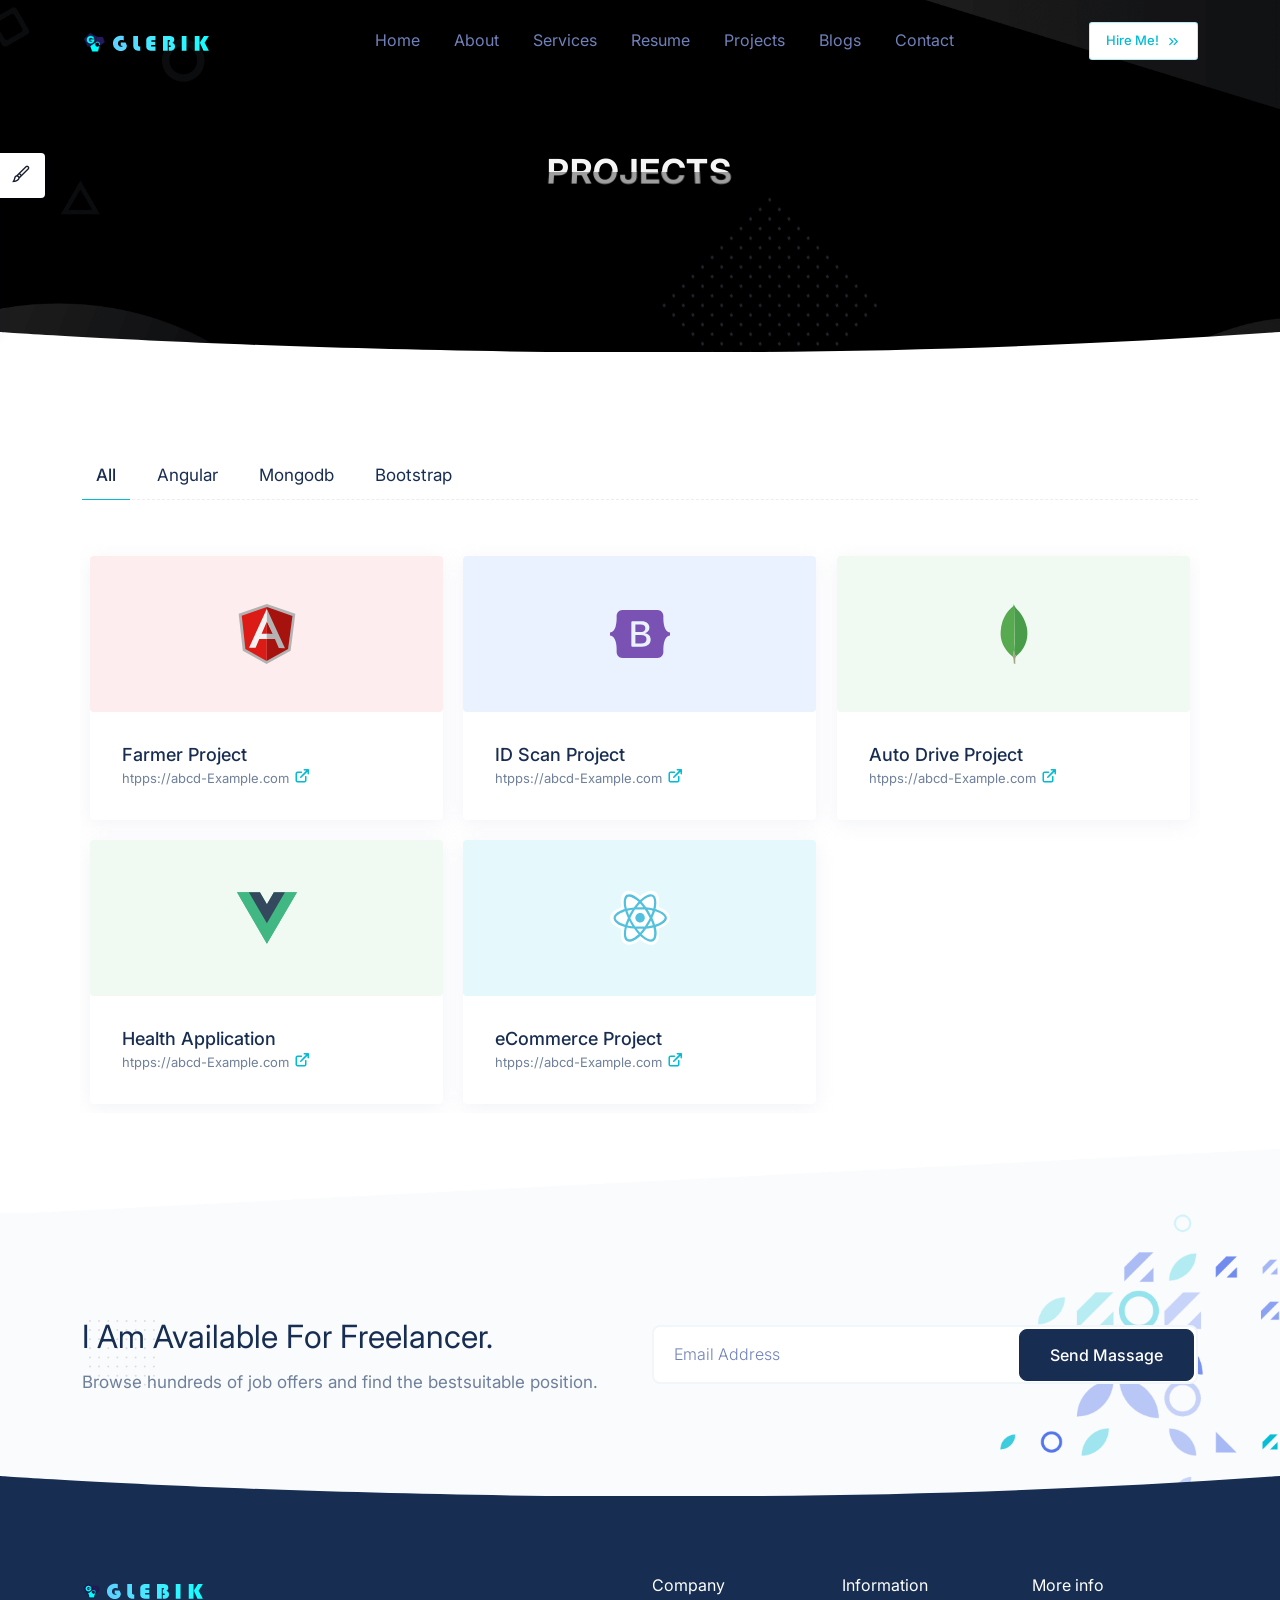
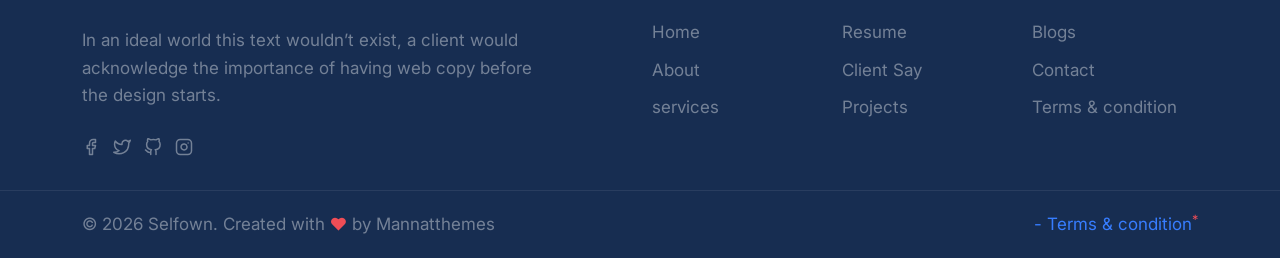
<file: default/projects.html>
<!DOCTYPE html>
<html lang="en">
    <head>
        <meta charset="utf-8" />
        <title>Selfown - Responsive Personal page</title>
        <meta name="viewport" content="width=device-width, initial-scale=1.0" />
        <meta name="description" content="Premium Bootstrap 5 Template" />
        <meta name="keywords" content="bootstrap 5, premium, marketing, multipurpose" />
        <meta content="Mannatthemes" name="author" />

        <!-- favicon -->
        <link rel="shortcut icon" href="images/favicon.ico" />

        <!-- css -->
        <link href="css/bootstrap.min.css" rel="stylesheet" type="text/css" />
        <link href="css/style.min.css" rel="stylesheet" type="text/css" />

        <!-- colors -->
        <link href="css/colors/default.css" rel="stylesheet" type="text/css" id="color-opt" />
    </head>

    <body data-bs-spy="scroll" data-bs-target=".navbar" data-bs-offset="80" >
        <!-- start navbar -->
        <nav class="navbar navbar-expand-lg fixed-top sticky light-active" id="navbar">
            <div class="container">
                <a href="index.html" class="navbar-brand">
                    <img src="images/logo-sm.png" class="logo-sm" alt="" height="24" />
                    <img src="images/logo-light.png" class="logo-light" alt="" height="16" />
                    <img src="images/logo-dark.png" class="logo-dark" alt="" height="16" />
                </a><!--end navbar-brand-->
                <a href="javascript:void(0)" class="navbar-toggler" data-bs-toggle="collapse" data-bs-target="#navbarNav" aria-controls="navbarNav" aria-expanded="false" aria-label="Toggle navigation">
                    <span class="navbar-toggle-icon"><i data-feather="menu"></i></span>
                </a><!--end navbar-toggler-->

                <div class="collapse navbar-collapse" id="navbarNav">
                    <ul class="navbar-nav mx-auto navbar-center mt-lg-0 mt-2">
                        <li class="nav-item">
                            <a class="nav-link" href="index.html">Home</a>
                        </li><!--end nav-item-->
                        <li class="nav-item">
                            <a class="nav-link " href="about.html">About</a>
                        </li><!--end nav-item-->
                        <li class="nav-item">
                            <a class="nav-link " href="services.html">Services</a>
                        </li><!--end nav-item-->                        
                        <li class="nav-item">
                            <a class="nav-link" href="resume.html">Resume</a>
                        </li><!--end nav-item-->
                        <li class="nav-item">
                            <a class="nav-link active" href="projects.html">Projects</a>
                        </li><!--end nav-item-->
                        <li class="nav-item">
                            <a class="nav-link" href="blogs.html">Blogs</a>
                        </li><!--end nav-item-->
                        <li class="nav-item">
                            <a class="nav-link" href="contact.html">Contact</a>
                        </li><!--end nav-item-->
                    </ul><!--end navbar-nav-->
                    <a href="#" class="btn btn-sm nav-btn text-primary mb-4 mb-lg-0">Hire Me! <i class="icon-xxs ms-1" data-feather="chevrons-right"></i></a>
                </div><!-- end #navbarNav -->
            </div><!-- end container -->
        </nav>
        <!-- end navbar -->

        <!-- start hero -->
        <section class="hero-one position-relative bg-black" id="about"  style="background-image: url(images/personal/main-bg.png); background-size: cover; background-position: center center;">
            <div class="container">
                <div class="row align-items-center justify-content-center py-100">
                    <div class="col-lg-7 text-center py-5 text-center">
                        <h5 class="head-title py-4" aria-label="Projects"></h5>                        
                    </div><!--end col-->                  
                </div><!--end row-->             
            </div><!-- end container -->
        </section>
        <!-- end hero -->
        <div class="position-relative">
            <div class="shape overflow-hidden text-white">
                <svg viewBox="0 0 2880 48" fill="none" xmlns="http://www.w3.org/2000/svg">
                    <path d="M0 48H1437.5H2880V0H2160C1442.5 52 720 0 720 0H0V48Z" fill="currentColor"></path>
                </svg>
            </div>
        </div>
        <!-- start resume -->
        <section class="section">
            <div class="container">     
                <div class="row">                    
                    <div class="col-12 filters-group-wrap">
                        <div class="filters-group mb-5">                            
                            <ul class="mb-0 list-unstyled filter-options filter-tab">
                                <li class="list-inline-item position-relative text-dark active" data-group="all">All</li>
                                <li class="list-inline-item position-relative text-dark" data-group="angular">Angular</li>
                                <li class="list-inline-item position-relative text-dark" data-group="mongodb">Mongodb</li>
                                <li class="list-inline-item position-relative text-dark" data-group="bootstrap">Bootstrap</li>
                            </ul>
                        </div>
                    </div><!--end col-->
                </div><!--end row-->
                <div class="row d-flex  g-1 justify-content-center" id="grid">
                    <div class="col-lg-4 col-md-6 picture-item" data-groups='["angular", "bootstrap"]'>
                        <div class="card rounded shadow border-0 m-2">
                            <div class="text-center bg-soft-alt-danger py-5 rounded">
                                <img src="images/logos/Angular.svg" alt="" class="thumb-xl rounded">
                            </div>
                            <div class="card-body p-4 m-2">
                                <h5 class="text-dark fs-18 fw-medium m-0">Farmer Project</h5>
                                <p class="text-muted mb-0 fs-13">htpps://abcd-Example.com <a href=""><i class="ti ti-external-link fs-18 text-primary"></i></a></p>
                            </div><!-- end card-body -->
                        </div><!-- end card -->
                    </div><!-- end col -->
                    <div class="col-lg-4 col-md-6 picture-item" data-groups='["bootstrap"]'>
                        <div class="card rounded shadow border-0 m-2">
                            <div class="text-center bg-soft-alt-info py-5 rounded">
                                <img src="images/logos/bootstrap.svg" alt="" class="thumb-xl rounded">
                            </div>
                            <div class="card-body p-4 m-2">
                                <h5 class="text-dark fs-18 fw-medium m-0">ID Scan Project</h5>
                                <p class="text-muted mb-0 fs-13">htpps://abcd-Example.com <a href=""><i class="ti ti-external-link fs-18 text-primary"></i></a></p>
                            </div><!-- end card-body -->                            
                        </div><!-- end card -->
                    </div><!-- end col -->
                    <div class="col-lg-4 col-md-6 picture-item" data-groups='["mongodb", "vue", "angular"]'>
                        <div class="card rounded shadow border-0 m-2">
                            <div class="text-center bg-soft-alt-success py-5 rounded">
                                <img src="images/logos/mongodb.svg" alt="" class="thumb-xl rounded">
                            </div>
                            <div class="card-body p-4 m-2">
                                <h5 class="text-dark fs-18 fw-medium m-0">Auto Drive Project</h5>
                                <p class="text-muted mb-0 fs-13">htpps://abcd-Example.com <a href=""><i class="ti ti-external-link fs-18 text-primary"></i></a></p>
                            </div><!-- end card-body -->                            
                        </div><!-- end card -->
                    </div><!-- end col --> 
                    <div class="col-lg-4 col-md-6 picture-item" data-groups='["vue"]'>
                        <div class="card rounded shadow border-0 m-2">
                            <div class="text-center bg-soft-alt-success py-5 rounded">
                                <img src="images/logos/vue.svg" alt="" class="thumb-xl rounded">
                            </div>
                            <div class="card-body p-4 m-2">
                                <h5 class="text-dark fs-18 fw-medium m-0">Health Application</h5>
                                <p class="text-muted mb-0 fs-13">htpps://abcd-Example.com <a href=""><i class="ti ti-external-link fs-18 text-primary"></i></a></p>
                            </div><!-- end card-body --> 
                        </div><!-- end card -->
                    </div><!-- end col -->
                    <div class="col-lg-4 col-md-6 picture-item" data-groups='["react", "angular"]'>
                        <div class="card rounded shadow border-0 m-2">
                            <div class="text-center bg-soft-alt-primary py-5 rounded">
                                <img src="images/logos/react.svg" alt="" class="thumb-xl rounded">
                            </div>
                            <div class="card-body p-4 m-2">
                                <h5 class="text-dark fs-18 fw-medium m-0">eCommerce Project</h5>
                                <p class="text-muted mb-0 fs-13">htpps://abcd-Example.com <a href=""><i class="ti ti-external-link fs-18 text-primary"></i></a></p>
                            </div><!-- end card-body -->                             
                        </div><!-- end card -->
                    </div><!-- end col -->                    
                </div><!-- end row -->
            </div><!-- end container -->
        </section>
        <!-- end resume -->

        
        
        <div class="position-relative"> 
            <div class="shape overflow-hidden text-light"> 
                <svg viewBox="0 0 2880 150" fill="none" xmlns="http://www.w3.org/2000/svg"> <path d="M110 105L2160 0H2880V150H0V105H110Z" fill="currentColor"></path> </svg>
            </div>
        </div>
        
        
        <section class="section bg-light cta-pettern">
            <div class="container">            
                <div class="row align-items-center">
                    <div class="col-lg-6">
                        <div class="pattern-1 position-absolute">
                            <img src="images/p-1.svg" alt="" class="" height="80">
                        </div>
                        <h2 class="text-dark" style="line-height: 1.5; position: relative;">I Am Available For Freelancer.</h2>
                        <p class="text-muted mb-0">Browse hundreds of job offers and find the bestsuitable position.</p>
                    </div><!--end col--> 
                    <div class="col-lg-6 ml-auto">
                        <div class="cta-search">
                            <form class="position-relative">
                                <input type="email" placeholder="Email Address" required="">
                                <button type="submit" class="btn btn-dark">Send Massage</button>
                            </form>
                        </div>
                    </div><!--end col--> 
                </div><!--end row--> 
            </div><!--end container--> 
        </section>
        


        <div class="position-relative">
            <div class="shape overflow-hidden bg-footer">
                <svg viewBox="0 0 2880 48" fill="none" xmlns="http://www.w3.org/2000/svg">
                    <path d="M0 48H1437.5H2880V0H2160C1442.5 52 720 0 720 0H0V48Z" fill="currentColor"></path>
                </svg>
            </div>
        </div>

        <!-- start footer -->
        <footer class="footer">
            <div class="container">
                <div class="row">
                    <div class="col-lg-5 border-e-dashed">
                        <a href="layout-one-1.html">
                            <img src="images/logo-sm.png" alt="" height="18" />
                            <img src="images/logo-light.png" alt="" height="16" />
                        </a>
                        <p class="my-4">In an ideal world this text wouldn’t exist, 
                            a client would acknowledge the importance of having web 
                            copy before the design starts.
                        </p>
                        <ul class="list-unstyled footer-social mb-0 mt-sm-0 mt-3">
                            <li class="list-inline-item">
                                <a href="#"> <i class="icon-xs" data-feather="facebook"></i> </a>
                            </li>
                            <li class="list-inline-item">
                                <a href="#"> <i class="icon-xs" data-feather="twitter"></i> </a>
                            </li>
                            <li class="list-inline-item">
                                <a href="#"> <i class="icon-xs" data-feather="github"></i> </a>
                            </li>
                            <li class="list-inline-item">
                                <a href="#"> <i class="icon-xs" data-feather="instagram"></i> </a>
                            </li>
                        </ul>
                    </div><!-- end col -->
                    <div class="col-lg-6 offset-lg-1">
                        <div class="row">
                            <div class="col-md-4">
                                <h6 class="text-footer mb-4 mt-sm-0 mt-5">Company</h6>
                                <ul class="list-unstyled footer-list">
                                    <li><a href="#home">Home</a></li>
                                    <li><a href="#about">About</a></li>
                                    <li><a href="#services">services</a></li>
                                    
                                </ul>
                            </div><!-- end col -->
                            <div class="col-md-4">
                                <h6 class="text-footer mb-4 mt-sm-0 mt-4">Information</h6>
                                <ul class="list-unstyled footer-list">
                                    <li><a href="#resume">Resume</a></li>
                                    <li><a href="#review">Client Say</a></li>
                                    <li><a href="#projects">Projects</a></li>                                    
                                    
                                </ul>
                            </div><!-- end col -->
                            <div class="col-md-4">
                                <h6 class="text-footer mb-4 mt-sm-0 mt-4">More info</h6>
                                <ul class="list-unstyled footer-list">
                                    <li><a href="#blogs">Blogs</a></li>
                                    <li><a href="#contact">Contact</a></li>
                                    <li><a href="#">Terms & condition</a></li>
                                </ul>
                            </div><!-- end col -->
                        </div><!-- end row -->
                    </div><!-- end col -->
                </div><!-- end row -->
            </div>
            <!-- end container -->
        </footer>
        <!-- end footer -->

        <!-- start footer alter -->
        <div class="footer-alt">
            <div class="container">
                <div class="row">
                    <div class="col-sm-6">
                        <p> &copy; <script>
                            document.write(new Date().getFullYear())
                        </script> Selfown. Created with <i class="las la-heart text-danger"></i> by Mannatthemes</p>
                    </div>
                    <div class="col-sm-6 text-sm-end">
                        <ul class="list-inline mb-0">
                            <li class="list-inline-item"><a href="#">- Terms & condition<sup class="text-danger">*</sup></a></li>
                        </ul>
                    </div>
                </div>
                <!-- end row -->
            </div>
            <!-- end container -->
        </div>
        <!-- end footer alter -->

        <!-- Style switcher -->
        <div id="style-switcher" onclick="toggleSwitcher()">
            <div>
                <h3 class="fw-medium mb-0">Select Your Choice</h3>
                <hr class="hr-dashed my-3">
                <ul class="pattern">
                    <li>
                        <a class="color1" href="javascript: void(0);" onclick="setColor('default')"></a>
                    </li>
                    <li>
                        <a class="color2" href="javascript: void(0);" onclick="setColor('info')"></a>
                    </li>
                    <li>
                        <a class="color3" href="javascript: void(0);" onclick="setColor('warning')"></a>
                    </li>
                    <li>
                        <a class="color4" href="javascript: void(0);" onclick="setColor('orange')"></a>
                    </li>
                    <li>
                        <a class="color5" href="javascript: void(0);" onclick="setColor('purple')"></a>
                    </li>
                    <li>
                        <a class="color6" href="javascript: void(0);" onclick="setColor('success')"></a>
                    </li>
                </ul>
            </div>
            <div class="bottom">
                <a href="javascript: void(0);" class="settings rounded-end"><i class="las la-paint-brush fs-22"></i></a>
            </div>
        </div>
        <!-- end Style switcher -->

        <script src="js/bootstrap.bundle.min.js"></script>

        <script src="js/feather.js"></script>
        <script src="js/shuffle.min.js"></script>
        <script src="js/projects.init.js"></script>

        <script src="js/app.js"></script>
    </body>
</html>
</file>
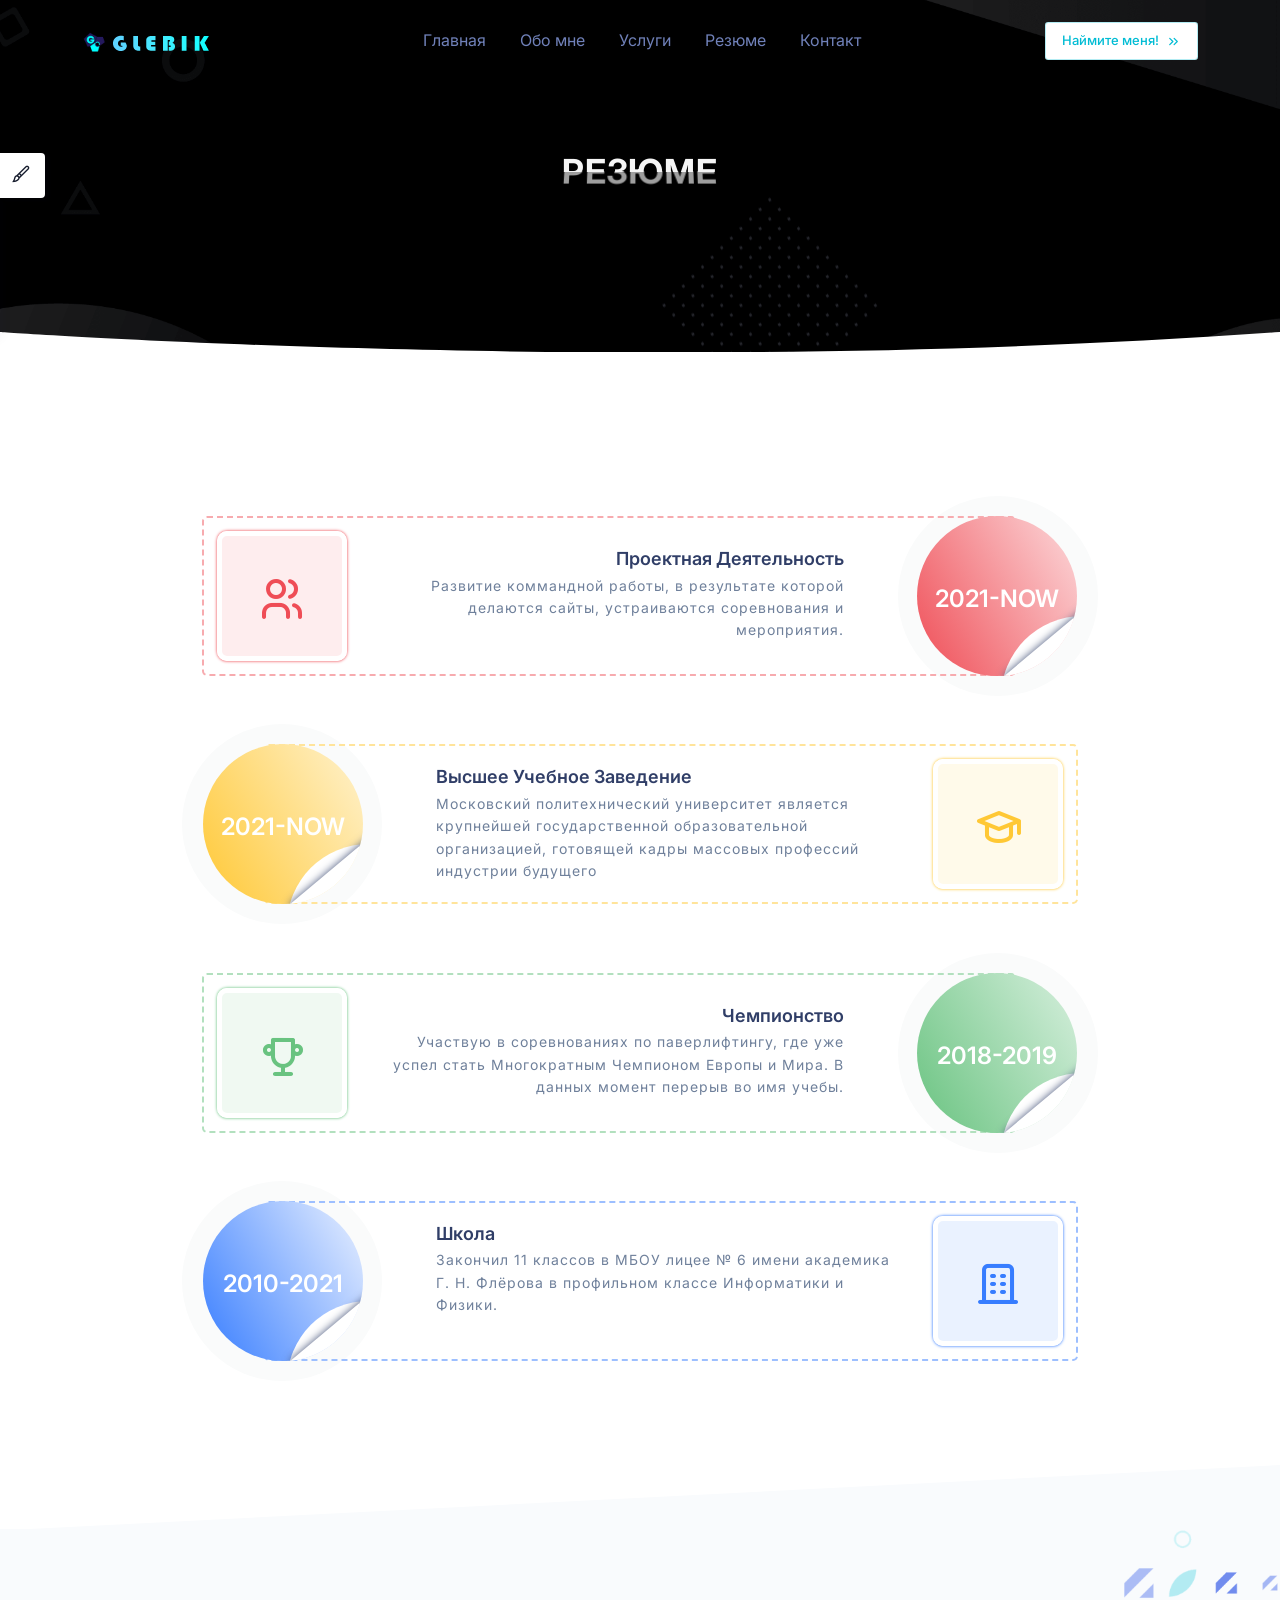
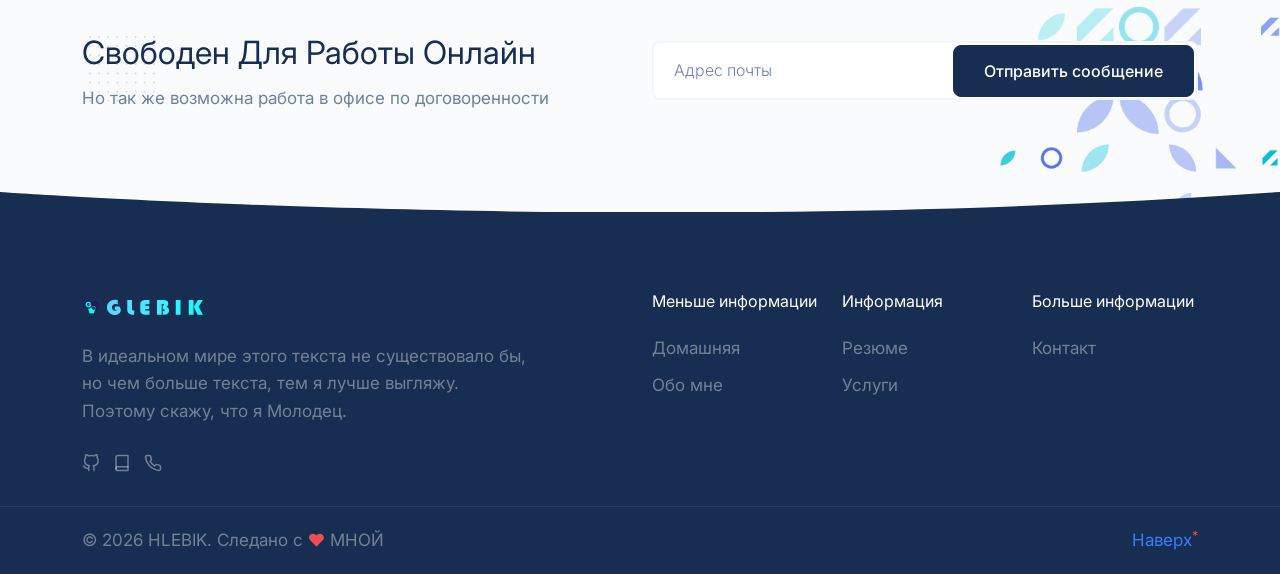
<file: default/resume.html>
<!DOCTYPE html>
<html lang="en">
    <head>
        <meta charset="utf-8" />
        <title>HLEBIK</title>
        <meta name="viewport" content="width=device-width, initial-scale=1.0" />
        <meta name="description" content="Premium Bootstrap 5 Template" />
        <meta name="keywords" content="bootstrap 5, premium, marketing, multipurpose" />
        <meta content="Mannatthemes" name="author" />

        <!-- favicon -->
        <link rel="shortcut icon" href="images/favicon.ico" />

        <!-- css -->
        <link href="css/bootstrap.min.css" rel="stylesheet" type="text/css" />
        <link href="css/style.min.css" rel="stylesheet" type="text/css" />

        <!-- colors -->
        <link href="css/colors/default.css" rel="stylesheet" type="text/css" id="color-opt" />
    </head>

    <body data-bs-spy="scroll" data-bs-target=".navbar" data-bs-offset="80" >
        <!-- start navbar -->
        <nav class="navbar navbar-expand-lg fixed-top sticky light-active" id="navbar">
            <div class="container">
                <a href="index.html" class="navbar-brand">
                    <img src="images/logo-sm.png" class="logo-sm" alt="" height="24" />
                    <img src="images/logo-light.png" class="logo-light" alt="" height="16" />
                    <img src="images/logo-dark.png" class="logo-dark" alt="" height="16" />
                </a><!--end navbar-brand-->
                <a href="javascript:void(0)" class="navbar-toggler" data-bs-toggle="collapse" data-bs-target="#navbarNav" aria-controls="navbarNav" aria-expanded="false" aria-label="Toggle navigation">
                    <span class="navbar-toggle-icon"><i data-feather="menu"></i></span>
                </a><!--end navbar-toggler-->

                <div class="collapse navbar-collapse" id="navbarNav">
                    <ul class="navbar-nav mx-auto navbar-center mt-lg-0 mt-2">
                        <li class="nav-item">
                            <a class="nav-link" href="index.html">Главная</a>
                        </li><!--end nav-item-->
                        <li class="nav-item">
                            <a class="nav-link" href="about.html">Обо мне</a>
                        </li><!--end nav-item-->
                        <li class="nav-item">
                            <a class="nav-link" href="services.html">Услуги</a>
                        </li><!--end nav-item-->                        
                        <li class="nav-item">
                            <a class="nav-link active" href="resume.html">Резюме</a>
                        </li><!--end nav-item-->
                        <!--<li class="nav-item">
                            <a class="nav-link" href="projects.html">Проекты</a>
                        </li>--><!--end nav-item-->
                        <!--
                        <li class="nav-item">
                            <a class="nav-link" href="blogs.html">Блоги</a>
                        </li>--><!--end nav-item-->
                        <li class="nav-item">
                            <a class="nav-link" href="contact.php">Контакт</a>
                        </li><!--end nav-item-->
                    </ul><!--end navbar-nav-->
                    <a href="contact.php" class="btn btn-sm nav-btn text-primary mb-4 mb-lg-0">Наймите меня! <i class="icon-xxs ms-1" data-feather="chevrons-right"></i></a>
                </div><!-- end #navbarNav -->
            </div><!-- end container -->
        </nav>
        <!-- end navbar -->

        <!-- start hero -->
        <section class="hero-one position-relative bg-black" id="about"  style="background-image: url(images/personal/main-bg.png); background-size: cover; background-position: center center;">
            <div class="container">
                <div class="row align-items-center justify-content-center py-100">
                    <div class="col-lg-7 text-center py-5 text-center">
                        <h5 class="head-title py-4" aria-label="Резюме"></h5>                        
                    </div><!--end col-->                  
                </div><!--end row-->             
            </div><!-- end container -->
        </section>
        <!-- end hero -->
        <div class="position-relative">
            <div class="shape overflow-hidden text-white">
                <svg viewBox="0 0 2880 48" fill="none" xmlns="http://www.w3.org/2000/svg">
                    <path d="M0 48H1437.5H2880V0H2160C1442.5 52 720 0 720 0H0V48Z" fill="currentColor"></path>
                </svg>
            </div>
        </div>

        <!-- start resume -->
        <section class="section">
            <div class="container">                
                <div class="row justify-content-center mb-4">
                    <div class="col-12 col-md-10 col-lg-7 text-center">
                    </div><!--end col-->
                </div><!--end row-->
                <div class="row">
                    <div class="col-12">
                        <div class="row">
                            <div class="col-12">
                                <div class="main-timeline">
                                    <div class="timeline">
                                        <a href="https://mospolytech.ru/obuchauschimsya/proektnaya-deyatelnost/" class="timeline-content">
                                            <div class="timeline-icon">
                                                <i class="ti ti-users"></i>
                                            </div>
                                            <div class="inner-content">
                                                <h3 class="title">Проектная деятельность</h3>
                                                <p class="description">
                                                    Развитие коммандной работы, в результате которой делаются сайты, устраиваются соревнования и мероприятия.
                                                </p>
                                            </div>
                                            <div class="timeline-year"><span>2021-NOW</span></div>
                                        </a>
                                    </div>
                                    <div class="timeline">
                                        <a href="https://mospolytech.ru/" class="timeline-content">
                                            <div class="timeline-icon">
                                                <i class="ti ti-school"></i>
                                            </div>
                                            <div class="inner-content">
                                                <h3 class="title">Высшее Учебное Заведение</h3>
                                                <p class="description">
                                                    Московский политехнический университет является крупнейшей государственной образовательной организацией, готовящей кадры массовых профессий индустрии будущего                                                </p>
                                            </div>
                                            <div class="timeline-year"><span>2021-NOW</span></div>
                                        </a>
                                    </div>
                                    <div class="timeline">
                                        <a href="https://allpowerlifting.com/lifters/RUS/nazarenko-gleb-175171/" class="timeline-content">
                                            <div class="timeline-icon">
                                                <i class="ti ti-trophy"></i>
                                            </div>
                                            <div class="inner-content">
                                                <h3 class="title">Чемпионство</h3>
                                                <p class="description">
                                                    Участвую в соревнованиях по паверлифтингу, где уже успел стать Многократным Чемпионом Европы и Мира. В данных момент перерыв во имя учебы.
                                                </p>
                                            </div>
                                            <div class="timeline-year"><span>2018-2019</span></div>
                                        </a>
                                    </div>
                                    <div class="timeline">
                                        <a href="http://lycee6.ru/" class="timeline-content">
                                            <div class="timeline-icon">
                                                <i class="ti ti-building"></i>
                                            </div>
                                            <div class="inner-content">
                                                <h3 class="title">Школа</h3>
                                                <p class="description">
                                                    Закончил 11 классов в МБОУ лицее № 6 имени академика Г. Н. Флёрова в профильном классе Информатики и Физики.                                                 
                                                </p>
                                            </div>
                                            <div class="timeline-year"><span>2010-2021</span></div>
                                        </a>
                                    </div>
                                </div>
                            </div><!-- end col -->                                                       
                        </div><!-- end row -->
                        
                    </div><!-- end col -->
                </div><!-- end row -->
            </div><!-- end container -->
        </section>
        <!-- end resume -->
        
        
        <div class="position-relative"> 
            <div class="shape overflow-hidden text-light"> 
                <svg viewBox="0 0 2880 150" fill="none" xmlns="http://www.w3.org/2000/svg"> <path d="M110 105L2160 0H2880V150H0V105H110Z" fill="currentColor"></path> </svg>
            </div>
        </div>
        
        
        <section class="section bg-light cta-pettern">
            <div class="container">            
                <div class="row align-items-center">
                    <div class="col-lg-6">
                        <div class="pattern-1 position-absolute">
                            <img src="images/p-1.svg" alt="" class="" height="80">
                        </div>
                        <h2 class="text-dark" style="line-height: 1.5; position: relative;">Свободен Для Работы Онлайн</h2>
                        <p class="text-muted mb-0">Но так же возможна работа в офисе по договоренности</p>
                    </div><!--end col--> 
                    <div class="col-lg-6 ml-auto">
                        <div class="cta-search" >
                            <form method="POST" class="position-relative" action="contact.php">
                                <input type="email" name="email" placeholder="Адрес почты" required="">
                                <button type="submit" class="btn btn-dark" >Отправить сообщение</button>
                            </form>
                        </div>
                    </div><!--end col--> 
                </div><!--end row--> 
            </div><!--end container--> 
        </section>


        <div class="position-relative">
            <div class="shape overflow-hidden bg-footer">
                <svg viewBox="0 0 2880 48" fill="none" xmlns="http://www.w3.org/2000/svg">
                    <path d="M0 48H1437.5H2880V0H2160C1442.5 52 720 0 720 0H0V48Z" fill="currentColor"></path>
                </svg>
            </div>
        </div>

        <!-- start footer -->
        <footer class="footer">
            <div class="container">
                <div class="row">
                    <div class="col-lg-5 border-e-dashed">
                        <a href="layout-one-1.html">
                            <img src="images/logo-sm.png" alt="" height="18" />
                            <img src="images/logo-light.png" alt="" height="16" />
                        </a>
                        <p class="my-4">В идеальном мире этого текста не существовало бы, но чем больше текста, тем я лучше выгляжу. Поэтому скажу, что я Молодец.
                        </p>
                        <ul class="list-unstyled footer-social mb-0 mt-sm-0 mt-3">
                            <li class="list-inline-item">
                                <a href="https://github.com/glebanazarenko"> <i class="icon-xs" data-feather="github"></i> </a>
                            </li>
                            <li class="list-inline-item">
                                <a href="https://vk.com/hlebik_official"> <i class="icon-xs" data-feather="book"></i> </a>
                            </li>
                            <li class="list-inline-item">
                                <a href="https://t.me/hlebik"> <i class="icon-xs" data-feather="phone"></i> </a>
                            </li>
                        </ul>
                    </div><!-- end col -->
                    <div class="col-lg-6 offset-lg-1">
                        <div class="row">
                            <div class="col-md-4">
                                <h6 class="text-footer mb-4 mt-sm-0 mt-5">Меньше информации</h6>
                                <ul class="list-unstyled footer-list">
                                    <li><a href="index.html">Домашняя</a></li>
                                    <li><a href="about.html">Обо мне</a></li>
                                    <!--<li><a href="services.html">Серверы</a></li>-->                                       
                                </ul>
                            </div><!-- end col -->
                            <div class="col-md-4">
                                <h6 class="text-footer mb-4 mt-sm-0 mt-4">Информация</h6>
                                <ul class="list-unstyled footer-list">
                                    <li><a href="resume.html">Резюме</a></li>
                                    <!--<li><a href="#review">Отзывы</a></li>-->
                                    <!--<li><a href="projects.html">Проекты</a></li>   -->
                                    <li><a href="services.html">Услуги</a></li>                                 
                                    
                                </ul>
                            </div><!-- end col -->
                            <div class="col-md-4">
                                <h6 class="text-footer mb-4 mt-sm-0 mt-4">Больше информации</h6>
                                <ul class="list-unstyled footer-list">
                                    <!--<li><a href="#blogs">Блоги</a></li>-->
                                    <li><a href="contact.php">Контакт</a></li>
                                    <!--<li><a href="#">Правила и условия</a></li>-->
                                </ul>
                            </div><!-- end col -->
                        </div><!-- end row -->
                    </div><!-- end col -->
                </div><!-- end row -->
            </div>
            <!-- end container -->
        </footer>
        <!-- end footer -->

        <!-- start footer alter -->
        <div class="footer-alt">
            <div class="container">
                <div class="row">
                    <div class="col-sm-6">
                        <p> &copy; <script>
                            document.write(new Date().getFullYear())
                        </script> HLEBIK. Следано с <i class="las la-heart text-danger"></i> МНОЙ</p>
                    </div>
                    <div class="col-sm-6 text-sm-end">
                        <ul class="list-inline mb-0">
                            <li class="list-inline-item"><a href="#">Наверх<sup class="text-danger">*</sup></a></li>
                        </ul>
                    </div>
                </div>
                <!-- end row -->
            </div>
            <!-- end container -->
        </div>
        <!-- end footer alter -->

        <!-- Style switcher -->
        <div id="style-switcher" onclick="toggleSwitcher()">
            <div>
                <h3 class="fw-medium mb-0">Select Your Choice</h3>
                <hr class="hr-dashed my-3">
                <ul class="pattern">
                    <li>
                        <a class="color1" href="javascript: void(0);" onclick="setColor('default')"></a>
                    </li>
                    <li>
                        <a class="color2" href="javascript: void(0);" onclick="setColor('info')"></a>
                    </li>
                    <li>
                        <a class="color3" href="javascript: void(0);" onclick="setColor('warning')"></a>
                    </li>
                    <li>
                        <a class="color4" href="javascript: void(0);" onclick="setColor('orange')"></a>
                    </li>
                    <li>
                        <a class="color5" href="javascript: void(0);" onclick="setColor('purple')"></a>
                    </li>
                    <li>
                        <a class="color6" href="javascript: void(0);" onclick="setColor('success')"></a>
                    </li>
                </ul>
            </div>
            <div class="bottom">
                <a href="javascript: void(0);" class="settings rounded-end"><i class="las la-paint-brush fs-22"></i></a>
            </div>
        </div>
        <!-- end Style switcher -->

        <script src="js/bootstrap.bundle.min.js"></script>

        <script src="js/feather.js"></script>

        <script src="js/app.js"></script>
    </body>
</html>
</file>
<file: default/css/colors/default.css>
/* color */
.text-primary,
.btn-outline-primary,
.bg-soft-primary,
.navbar .navbar-nav .nav-item .nav-link:hover,
.navbar .navbar-nav .nav-item .nav-link:focus,
.navbar .navbar-nav .nav-item .nav-link.active,
.nav-sticky .navbar-nav .nav-item .nav-link:hover,
.nav-sticky .navbar-nav .nav-item .nav-link:active,
.nav-sticky .navbar-nav .nav-item .nav-link:focus,
.nav-sticky .navbar-nav .nav-item .nav-link.active,
.client-carousel .carousel-control-next:after,
.client-carousel .carousel-control-prev:after{
    color: #00bcd4 !important;
}

/* background-color */
.bg-primary,
.btn-primary,
.btn-primary:hover, .btn-primary:focus, .btn-primary:active, .btn-primary.active, .btn-soft-primary:hover,
.btn-outline-primary:hover, .btn-outline-primary:focus, .btn-outline-primary:active, .btn-outline-primary.active,
.nav-sticky .nav-btn {
    background-color: #00bcd4 !important;
}

/* border */
.btn-primary,
.btn-outline-primary,
.nav-sticky .nav-btn {
    border: 1px solid #00bcd4 !important;
}

.navbar .navbar-nav .nav-item .nav-link.active::before,
.client-carousel .carousel-control-prev, 
.client-carousel .carousel-control-next,
.bg-soft-primary {
    background-color: rgba(0, 188, 212, 0.1);
}
.btn-soft-primary {
    background-color: rgba(0, 188, 212, 0.1);
    color: #00bcd4;
}

.navbar .nav-btn{
    border: 1px solid rgba(0, 188, 212, 0.3);
}

.svg-primary {
    fill: rgba(0, 188, 212, 0.2);
    color: #00bcd4;
}
.filter-tab li.active{
    border-bottom: 1px solid #00bcd4;
}

.lines .line{
    background:  rgba(0, 188, 212, 0.1);
}
.lines .line:after{
    background: -webkit-gradient(linear, left top, left bottom, from(rgba(0, 0, 0, 0)), color-stop(75%, #00bcd4), to(#00bcd4));
    background: linear-gradient(to bottom, rgba(0, 0, 0, 0) 0%, #00bcd4 75%, #00bcd4 100%);
}
</file>
<file: Documentation/css/prettify.css>
/* Pretty printing styles. Used with prettify.js.
 *
 * This version is slight modified based on the original version.
 *
 * Name:	Stanley Ng
 * Email: 	stanleyhlng@googlegroups.com
 * 
 * Reference:
 * http://code.google.com/p/google-code-prettify/source/browse/trunk/src/prettify.css
 */
.pln {
  color: #48484C; }

.str {
  color: #DD1144; }

.kwd {
  color: #1E347B; }

.com {
  color: #93A1A1; }

.typ {
  color: teal; }

.lit {
  color: #195F91; }

.pun {
  color: #93A1A1; }

.opn {
  color: #93A1A1; }

.clo {
  color: #93A1A1; }

.tag {
  color: #008; }

.atn {
  color: teal; }

.atv {
  color: #DD1144; }

.dec {
  color: teal; }

.var {
  color: teal; }

.fun {
  color: #DC322F; }

/* Put a border around prettyprinted code snippets. */
pre.prettyprint {
  background-color: #F7F7F9;
  padding: 10px;
  border: 1px solid #E1E1E8; }

pre.prettyprint.linenums {
  box-shadow: 40px 0 0 #FBFBFC inset, 41px 0 0 #ECECF0 inset; }

/* Specify class=linenums on a pre to get line numbering */
ol.linenums {
  color: #1E347B;
  margin: 0 0 0 40px; }

ol.linenums li {
  color: #BEBEC5;
  line-height: 18px;
  padding-left: 12px;
  text-shadow: 0 1px 0 #FFFFFF; }

li.L0,
li.L1,
li.L2,
li.L3,
li.L5,
li.L6,
li.L7,
li.L8 {
  list-style-type: normal; }

/* Alternate shading for lines */
li.L1,
li.L3,
li.L5,
li.L7,
li.L9 {
  background: #eee; }
</file>
<file: Documentation/css/styles.css>
body {
  font-family: 'Roboto', sans-serif;
  font-weight: 400;
  color: #666;
  background-color: #edf0f0;
  font-size: 14px;
  line-height: 22px;
  overflow-x:hidden;
}
a {
  color: inherit;
}
a:hover,
a:focus {
  color: #317eeb;
  outline: none;
  text-decoration: none;
}

.p-t-20 {
	padding-top: 2em;
}

.p-t-50 {
  padding-top: 5em;
}
.list-none {
  list-style: none;
}

.navbar-default {
	border: none;
  margin-bottom: 0px;
  background-color: #0d1021;
  box-shadow: 0 2px 5px 0 rgba(0, 0, 0, 0.16), 0 2px 10px 0 rgba(0, 0, 0, 0.12);
  border-radius: 0px;
	padding-top: 4px;
	padding-bottom: 4px;
}

.navbar-brand {
	height: auto;
	font-weight: 700;
	font-size: 20px;
  color: #fff !important;
  display: block;
  float: none;
  text-align: center;
}

.bg-dark {
  background-color: #0c1021;
}

.alert-success {
    color: #01ba9a;
    border: 0;
    background-color: rgba(1,186,154,.15);
}

.copy {
  padding-top: 20px;
}

/* Toggle Styles */


/* this css is taken from Start Bootstrap - Simple Sidebar HTML Template (http://startbootstrap.com) */
#wrapper {
    padding-left: 0;
    -webkit-transition: all 0.5s ease;
    -moz-transition: all 0.5s ease;
    -o-transition: all 0.5s ease;
    transition: all 0.5s ease;
}

#sidebar-wrapper {
    background: #ffffff;
    box-shadow: 0 1px 3px rgba(0, 0, 0, 0.15);
    z-index: 1000;
    position: fixed;
    left: 250px;
    width: 0;
    height: 100%;
    overflow-y: auto;
    -webkit-transition: all 0.5s ease;
    -moz-transition: all 0.5s ease;
    -o-transition: all 0.5s ease;
    transition: all 0.5s ease;
}

#wrapper.toggled #sidebar-wrapper {
    width: 250px;
}

#page-content-wrapper {
    width: 100%;
    position: absolute;
    padding: 15px;
    top: 70px;
}

#wrapper.toggled #page-content-wrapper {
    position: absolute;
    margin-right: -250px;
}

/* Sidebar Styles */

.sidebar-nav {
    position: absolute;
    top: 0;
    width: 250px;
    margin: 0;
    padding: 0;
    list-style: none;
    top: 2em;
}

.sidebar-nav li {
    text-indent: 20px;
    line-height: 40px;
}

.sidebar-nav li a {
    display: block;
    text-decoration: none;
    color: #444;
}

.sidebar-nav li a:hover {
    text-decoration: none;
    color: #111;
    background: rgba(0,0,0,0.05);
}

.sidebar-nav li a:active,
.sidebar-nav li a:focus {
    text-decoration: none;
}

.sidebar-nav > .sidebar-brand {
    height: 65px;
    font-size: 18px;
    line-height: 60px;
}

.sidebar-nav > .sidebar-brand a {
    color: #999999;
}

.sidebar-nav > .sidebar-brand a:hover {
    color: #fff;
    background: none;
}

@media(min-width:768px) {
  
    #wrapper.toggled {
        padding-left: 0;
    }

    #sidebar-wrapper {
        width: 250px;
    }

    #wrapper.toggled #sidebar-wrapper {
        width: 0;
    }

    #page-content-wrapper {
        padding: 20px;
        position: relative;
    }

    #wrapper.toggled #page-content-wrapper {
        position: relative;
        margin-right: 0;
    }
}

/* right bar */
.right-bar {
  background-color: #fff;
  padding: 10px 30px;
  font-size: 15px;
}

.page-header {
  padding-bottom: 9px;
  margin: 40px 0 20px;
  border-bottom: 1px solid #eee;
  font-weight: 500;
}

#plugin-list li,#plugin-list li a {
  font-size: 15px;
}

b, strong {
  font-weight: 500;
}

.navbar-header {
  float: none;
}
</file>
<file: default/css/colors/info.css>
/* color */
.text-primary,
.btn-outline-primary,
.bg-soft-primary,
.navbar .navbar-nav .nav-item .nav-link:hover,
.navbar .navbar-nav .nav-item .nav-link:focus,
.navbar .navbar-nav .nav-item .nav-link.active,
.nav-sticky .navbar-nav .nav-item .nav-link:hover,
.nav-sticky .navbar-nav .nav-item .nav-link:active,
.nav-sticky .navbar-nav .nav-item .nav-link:focus,
.nav-sticky .navbar-nav .nav-item .nav-link.active,
.client-carousel .carousel-control-next:after,
.client-carousel .carousel-control-prev:after{
    color: #377dff !important;
}

/* background-color */
.bg-primary,
.btn-primary,
.btn-primary:hover, .btn-primary:focus, .btn-primary:active, .btn-primary.active, .btn-soft-primary:hover,
.btn-outline-primary:hover, .btn-outline-primary:focus, .btn-outline-primary:active, .btn-outline-primary.active,
.nav-sticky .nav-btn {
    background-color: #377dff !important;
}

/* border */
.btn-primary,
.btn-outline-primary,
.nav-sticky .nav-btn {
    border: 1px solid #377dff !important;
}

.navbar .navbar-nav .nav-item .nav-link.active::before,
.client-carousel .carousel-control-prev, 
.client-carousel .carousel-control-next,
.bg-soft-primary {
    background-color: rgba(55, 125, 255, 0.1);
}

.btn-soft-primary {
    background-color: rgba(55, 125, 255, 0.1);
    color: #377dff;
}
.navbar .nav-btn{
    border: 1px solid rgba(55, 125, 255, 0.3);
}
.svg-primary {
    fill: rgba(55, 125, 255, 0.2);
    color: #377dff;
}
.filter-tab li.active{
    border-bottom: 1px solid #377dff;
}
.lines .line{
    background:  rgba(55, 125, 255, 0.1);
}
.lines .line:after{
    background: -webkit-gradient(linear, left top, left bottom, from(rgba(0, 0, 0, 0)), color-stop(75%, #377dff), to(#377dff));
    background: linear-gradient(to bottom, rgba(0, 0, 0, 0) 0%, #377dff 75%, #377dff 100%);
}
</file>
<file: default/css/style.min.css>
@import url("https://fonts.googleapis.com/css2?family=Frank+Ruhl+Libre:wght@300;400;500;700&display=swap");@import url("https://fonts.googleapis.com/css2?family=Inter:wght@200;300;400;500;600;700&display=swap");body{font-family:"Inter",sans-serif;color:#161c2d;background:#fff;line-height:1.6;font-size:17px}html{scroll-padding-top:66px}a{text-decoration:none !important;outline:none;color:#161c2d;font-family:"Inter",sans-serif}a:hover{color:#161c2d}p{margin-bottom:0px}h1,h2,h3,h4,h5,h6{font-family:"Inter",sans-serif;font-weight:400}.row>*{position:relative}@media (min-width: 1200px){.container{max-width:1140px}}.shape{position:absolute;pointer-events:none;right:0;bottom:0;left:0}.shape>svg{transform:scale(2);width:100%;height:auto;transform-origin:top center}.divider{background:#fff}.divider.divider-side{position:absolute;z-index:3;top:0;height:100%;width:2.5vw;max-width:100px}.divider.divider-side:first-child{left:48px}.transform-scale{transform-origin:48px 60px;transform:scale(2.1) skew(-12deg, 0deg)}#particles-js{width:100%;height:100%;background-position:50% 50%;position:absolute;top:0;left:0;z-index:0}.filter-tab{border-bottom:1px dashed #edecf1}.filter-tab li{padding:10px 14px;cursor:pointer}.filter-tab li.active{font-weight:500;margin-bottom:-1px}.lines{position:absolute;top:0;left:0;right:0;height:100%;margin:auto;width:100%;z-index:0}.lines .line{position:absolute;width:1px;height:100%;top:0;left:50%;background:rgba(0,0,0,0.1);overflow:hidden}.lines .line:after{content:"";display:block;position:absolute;height:15vh;width:100%;top:-50%;left:0;background:linear-gradient(to bottom, rgba(0,0,0,0) 0%, #f78c4b 75%, #f78c4b 100%);animation:run 7s 0s infinite;animation-fill-mode:forwards;animation-timing-function:cubic-bezier(0.4, 0.26, 0, 0.97)}.lines .line:nth-child(1){margin-left:-25%}.lines .line:nth-child(1):after{animation-delay:2s}.lines .line:nth-child(3){margin-left:25%}.lines .line:nth-child(3):after{animation-delay:2.5s}@keyframes run{0%{top:-50%}100%{top:110%}}.bg-text{position:absolute;top:30%;left:50%;transform:translate(-50%, -50%)}.bg-text h1{font-size:70px;color:#f1f6fa}.head-title{position:relative;font-size:calc(2.5px + 2.5vw);font-weight:700;color:#f5f5f5;letter-spacing:0.02em;text-transform:uppercase;perspective:500px}.head-title::before,.head-title::after{content:attr(aria-label);position:absolute;transform:translate(-50%, -50%);text-shadow:0.01em 0.01em 0.01em rgba(0,0,0,0.3)}.head-title::before{animation:floatAbove 3.5s ease-in-out infinite;clip-path:polygon(0% 0%, 100% 0%, 100% 50%, 0% 50%)}.head-title::after{opacity:0.65;filter:blur(0.02em);transform:translate(-50%, -50%) rotateX(21deg);animation:floatBelow 3.5s ease-in-out infinite;clip-path:polygon(0% 50%, 100% 50%, 100% 100%, 0% 100%)}@keyframes floatAbove{50%{transform:translate(-50%, -60%);clip-path:polygon(0% 0%, 100% 0%, 100% 60%, 0% 60%)}}@keyframes floatBelow{50%{transform:translate(-50%, -60%) rotateX(10deg);clip-path:polygon(0% 60%, 100% 60%, 100% 100%, 0% 100%)}}.font-secondary{font-family:"Frank Ruhl Libre",sans-serif !important}.card-bg{background-color:#fff}.text-primary{color:#00bcd4 !important}.bg-primary{background-color:#00bcd4 !important}.text-secondary{color:#7081b9 !important}.bg-secondary{background-color:#7081b9 !important}.text-success{color:#69c380 !important}.bg-success{background-color:#69c380 !important}.text-info{color:#377dff !important}.bg-info{background-color:#377dff !important}.text-warning{color:#ffc835 !important}.bg-warning{background-color:#ffc835 !important}.text-danger{color:#ef4d56 !important}.bg-danger{background-color:#ef4d56 !important}.text-orange{color:#f78c4b !important}.bg-orange{background-color:#f78c4b !important}.text-pink{color:#f05492 !important}.bg-pink{background-color:#f05492 !important}.text-dark{color:#172d51 !important}.bg-dark{background-color:#172d51 !important}.text-light{color:#f9fbfd !important}.bg-light{background-color:#f9fbfd !important}.text-muted{color:#6f809b !important}.bg-muted{background-color:#6f809b !important}.text-white{color:#fff !important}.bg-white{background-color:#fff !important}.fs-12{font-size:12px}.fs-13{font-size:13px}.fs-14{font-size:14px}.fs-15{font-size:15px}.fs-16{font-size:16px}.fs-17{font-size:17px}.fs-18{font-size:18px}.fs-19{font-size:19px}.fs-20{font-size:20px}.fs-21{font-size:21px}.fs-22{font-size:22px}.fs-23{font-size:23px}.fs-24{font-size:24px}.fs-28{font-size:28px}.fs-30{font-size:30px}.fs-32{font-size:32px}.fs-34{font-size:34px}.fs-36{font-size:36px}.fs-40{font-size:40px}.fs-50{font-size:50px}.fw-light{font-weight:300}.fw-light-alt{font-weight:400}.fw-medium{font-weight:500}.fw-semibold{font-weight:600}.icon{position:relative;top:-2px}.icon-xxl{height:58px;width:58px}.icon-xl{height:48px;width:48px}.icon-lg{height:34px;width:34px}.icon-sm{height:24px;width:24px}.icon-xs{height:18px;width:18px}.icon-xxs{height:15px;width:15px}.sw-1_5{stroke-width:1.5px}.sw-1{stroke-width:1px}.text-gray-700{color:#303e67 !important}.border{border:1px solid #fafbfb}.border-2{border:2px solid #fafbfb}.border-3{border:3px solid #fafbfb}.border-4{border:4px solid #fafbfb}.border-end{border-right:1px solid #fafbfb}.shadow{box-shadow:0px 4px 20px rgba(191,197,213,0.2) !important}.bg-gradient-light-white{background-image:linear-gradient(180deg, #f9fbfd 0, #fff)}.section{padding:100px 0px 100px;position:relative}mark{color:inherit;padding:0;background:0 0;background-image:linear-gradient(120deg, rgba(255,200,53,0.8) 0, rgba(255,200,53,0.8) 100%);background-repeat:no-repeat;background-size:0 0.3em;background-position:0 80%;position:relative;background-size:100% 0.25em;animation-delay:1s}.thumb-xxs{height:24px !important;width:24px !important;font-size:10px;font-weight:700}.thumb-xs{height:32px !important;width:32px !important;font-size:10px;font-weight:700}.thumb-sm{height:36px !important;width:36px !important;font-size:12px;font-weight:700}.thumb-md{height:42px;width:42px;font-size:14px;font-weight:700}.thumb-lg{height:48px;width:48px;font-size:16px;font-weight:700}.thumb-xl{height:60px;width:60px;font-size:22px;font-weight:700}.thumb-xxl{height:72px;width:72px;font-size:28px;font-weight:700}hr.hr-dashed{margin-top:2rem;margin-bottom:2rem;border:0;border-top:1px dashed #edecf1;box-sizing:content-box;height:0;overflow:visible;background-color:rgba(255,255,255,0.07);opacity:1}hr.hr-dashed.hr-light{border-top:1px dashed rgba(237,236,241,0.5)}.py-100{padding-top:100px;padding-bottom:100px}.py-200{padding-top:200px;padding-bottom:200px}.ms-n1{margin-left:-5px}.ms-n2{margin-left:-10px}.sw-1{stroke-width:1px}.z-i-0{z-index:0}.z-i-1{z-index:1}.z-i-2{z-index:2}.z-i-3{z-index:3}.z-i-4{z-index:4}.z-i-5{z-index:5}.card{border:none;background-color:#fff}.card-body{padding:2rem}.media{display:flex;align-items:flex-start}.media .media-body{flex:1}.btn{font-size:14px;font-weight:500;padding:10px 20px;transition:all 0.3s ease-in-out;box-shadow:none !important}.btn:focus,.btn:hover{box-shadow:none !important;transform:translateY(-2px)}.btn.btn-sm{padding:8px 16px;font-size:13px}.btn-primary{background-color:#00bcd4;border:1px solid #00bcd4 !important;color:#fff}.btn-primary:hover,.btn-primary:focus,.btn-primary:active,.btn-primary.active{background-color:#00bcd4 !important;color:"primary" !important}.btn-outline-primary{background-color:transparent !important;border:1px solid #00bcd4 !important;color:#00bcd4 !important}.btn-outline-primary:hover,.btn-outline-primary:focus,.btn-outline-primary:active,.btn-outline-primary.active{background-color:#00bcd4 !important;color:#fff !important}.btn-soft-alt-primary{background-color:rgba(0,188,212,0.1);color:#00bcd4}.btn-soft-alt-primary:hover{background-color:#00bcd4;color:#fff}.btn-soft-alt-primary:hover,.btn-soft-alt-primary:focus,.btn-soft-alt-primary:active,.btn-soft-alt-primary.active{background-color:#00bcd4 !important;color:#fff !important}.btn-soft-primary{background-color:#d4faff;color:#00bcd4}.btn-soft-primary:hover{background-color:#00bcd4;color:#fff}.svg-primary{fill:rgba(0,188,212,0.2);color:#00bcd4}.btn-secondary{background-color:#7081b9;border:1px solid #7081b9 !important;color:#fff}.btn-secondary:hover,.btn-secondary:focus,.btn-secondary:active,.btn-secondary.active{background-color:#7081b9 !important;color:"secondary" !important}.btn-outline-secondary{background-color:transparent !important;border:1px solid #7081b9 !important;color:#7081b9 !important}.btn-outline-secondary:hover,.btn-outline-secondary:focus,.btn-outline-secondary:active,.btn-outline-secondary.active{background-color:#7081b9 !important;color:#fff !important}.btn-soft-alt-secondary{background-color:rgba(112,129,185,0.1);color:#7081b9}.btn-soft-alt-secondary:hover{background-color:#7081b9;color:#fff}.btn-soft-alt-secondary:hover,.btn-soft-alt-secondary:focus,.btn-soft-alt-secondary:active,.btn-soft-alt-secondary.active{background-color:#7081b9 !important;color:#fff !important}.btn-soft-secondary{background-color:#fff;color:#7081b9}.btn-soft-secondary:hover{background-color:#7081b9;color:#fff}.svg-secondary{fill:rgba(112,129,185,0.2);color:#7081b9}.btn-success{background-color:#69c380;border:1px solid #69c380 !important;color:#fff}.btn-success:hover,.btn-success:focus,.btn-success:active,.btn-success.active{background-color:#69c380 !important;color:"success" !important}.btn-outline-success{background-color:transparent !important;border:1px solid #69c380 !important;color:#69c380 !important}.btn-outline-success:hover,.btn-outline-success:focus,.btn-outline-success:active,.btn-outline-success.active{background-color:#69c380 !important;color:#fff !important}.btn-soft-alt-success{background-color:rgba(105,195,128,0.1);color:#69c380}.btn-soft-alt-success:hover{background-color:#69c380;color:#fff}.btn-soft-alt-success:hover,.btn-soft-alt-success:focus,.btn-soft-alt-success:active,.btn-soft-alt-success.active{background-color:#69c380 !important;color:#fff !important}.btn-soft-success{background-color:#fff;color:#69c380}.btn-soft-success:hover{background-color:#69c380;color:#fff}.svg-success{fill:rgba(105,195,128,0.2);color:#69c380}.btn-info{background-color:#377dff;border:1px solid #377dff !important;color:#fff}.btn-info:hover,.btn-info:focus,.btn-info:active,.btn-info.active{background-color:#377dff !important;color:"info" !important}.btn-outline-info{background-color:transparent !important;border:1px solid #377dff !important;color:#377dff !important}.btn-outline-info:hover,.btn-outline-info:focus,.btn-outline-info:active,.btn-outline-info.active{background-color:#377dff !important;color:#fff !important}.btn-soft-alt-info{background-color:rgba(55,125,255,0.1);color:#377dff}.btn-soft-alt-info:hover{background-color:#377dff;color:#fff}.btn-soft-alt-info:hover,.btn-soft-alt-info:focus,.btn-soft-alt-info:active,.btn-soft-alt-info.active{background-color:#377dff !important;color:#fff !important}.btn-soft-info{background-color:#fff;color:#377dff}.btn-soft-info:hover{background-color:#377dff;color:#fff}.svg-info{fill:rgba(55,125,255,0.2);color:#377dff}.btn-warning{background-color:#ffc835;border:1px solid #ffc835 !important;color:#fff}.btn-warning:hover,.btn-warning:focus,.btn-warning:active,.btn-warning.active{background-color:#ffc835 !important;color:"warning" !important}.btn-outline-warning{background-color:transparent !important;border:1px solid #ffc835 !important;color:#ffc835 !important}.btn-outline-warning:hover,.btn-outline-warning:focus,.btn-outline-warning:active,.btn-outline-warning.active{background-color:#ffc835 !important;color:#fff !important}.btn-soft-alt-warning{background-color:rgba(255,200,53,0.1);color:#ffc835}.btn-soft-alt-warning:hover{background-color:#ffc835;color:#fff}.btn-soft-alt-warning:hover,.btn-soft-alt-warning:focus,.btn-soft-alt-warning:active,.btn-soft-alt-warning.active{background-color:#ffc835 !important;color:#fff !important}.btn-soft-warning{background-color:#fff;color:#ffc835}.btn-soft-warning:hover{background-color:#ffc835;color:#fff}.svg-warning{fill:rgba(255,200,53,0.2);color:#ffc835}.btn-danger{background-color:#ef4d56;border:1px solid #ef4d56 !important;color:#fff}.btn-danger:hover,.btn-danger:focus,.btn-danger:active,.btn-danger.active{background-color:#ef4d56 !important;color:"danger" !important}.btn-outline-danger{background-color:transparent !important;border:1px solid #ef4d56 !important;color:#ef4d56 !important}.btn-outline-danger:hover,.btn-outline-danger:focus,.btn-outline-danger:active,.btn-outline-danger.active{background-color:#ef4d56 !important;color:#fff !important}.btn-soft-alt-danger{background-color:rgba(239,77,86,0.1);color:#ef4d56}.btn-soft-alt-danger:hover{background-color:#ef4d56;color:#fff}.btn-soft-alt-danger:hover,.btn-soft-alt-danger:focus,.btn-soft-alt-danger:active,.btn-soft-alt-danger.active{background-color:#ef4d56 !important;color:#fff !important}.btn-soft-danger{background-color:#fff;color:#ef4d56}.btn-soft-danger:hover{background-color:#ef4d56;color:#fff}.svg-danger{fill:rgba(239,77,86,0.2);color:#ef4d56}.btn-orange{background-color:#f78c4b;border:1px solid #f78c4b !important;color:#fff}.btn-orange:hover,.btn-orange:focus,.btn-orange:active,.btn-orange.active{background-color:#f78c4b !important;color:"orange" !important}.btn-outline-orange{background-color:transparent !important;border:1px solid #f78c4b !important;color:#f78c4b !important}.btn-outline-orange:hover,.btn-outline-orange:focus,.btn-outline-orange:active,.btn-outline-orange.active{background-color:#f78c4b !important;color:#fff !important}.btn-soft-alt-orange{background-color:rgba(247,140,75,0.1);color:#f78c4b}.btn-soft-alt-orange:hover{background-color:#f78c4b;color:#fff}.btn-soft-alt-orange:hover,.btn-soft-alt-orange:focus,.btn-soft-alt-orange:active,.btn-soft-alt-orange.active{background-color:#f78c4b !important;color:#fff !important}.btn-soft-orange{background-color:#fff;color:#f78c4b}.btn-soft-orange:hover{background-color:#f78c4b;color:#fff}.svg-orange{fill:rgba(247,140,75,0.2);color:#f78c4b}.btn-pink{background-color:#f05492;border:1px solid #f05492 !important;color:#fff}.btn-pink:hover,.btn-pink:focus,.btn-pink:active,.btn-pink.active{background-color:#f05492 !important;color:"pink" !important}.btn-outline-pink{background-color:transparent !important;border:1px solid #f05492 !important;color:#f05492 !important}.btn-outline-pink:hover,.btn-outline-pink:focus,.btn-outline-pink:active,.btn-outline-pink.active{background-color:#f05492 !important;color:#fff !important}.btn-soft-alt-pink{background-color:rgba(240,84,146,0.1);color:#f05492}.btn-soft-alt-pink:hover{background-color:#f05492;color:#fff}.btn-soft-alt-pink:hover,.btn-soft-alt-pink:focus,.btn-soft-alt-pink:active,.btn-soft-alt-pink.active{background-color:#f05492 !important;color:#fff !important}.btn-soft-pink{background-color:#fff;color:#f05492}.btn-soft-pink:hover{background-color:#f05492;color:#fff}.svg-pink{fill:rgba(240,84,146,0.2);color:#f05492}.btn-dark{background-color:#172d51;border:1px solid #172d51 !important;color:#fff}.btn-dark:hover,.btn-dark:focus,.btn-dark:active,.btn-dark.active{background-color:#172d51 !important;color:"dark" !important}.btn-outline-dark{background-color:transparent !important;border:1px solid #172d51 !important;color:#172d51 !important}.btn-outline-dark:hover,.btn-outline-dark:focus,.btn-outline-dark:active,.btn-outline-dark.active{background-color:#172d51 !important;color:#fff !important}.btn-soft-alt-dark{background-color:rgba(23,45,81,0.1);color:#172d51}.btn-soft-alt-dark:hover{background-color:#172d51;color:#fff}.btn-soft-alt-dark:hover,.btn-soft-alt-dark:focus,.btn-soft-alt-dark:active,.btn-soft-alt-dark.active{background-color:#172d51 !important;color:#fff !important}.btn-soft-dark{background-color:#89a9de;color:#172d51}.btn-soft-dark:hover{background-color:#172d51;color:#fff}.svg-dark{fill:rgba(23,45,81,0.2);color:#172d51}.btn-light{background-color:#f9fbfd;border:1px solid #f9fbfd !important;color:#fff}.btn-light:hover,.btn-light:focus,.btn-light:active,.btn-light.active{background-color:#f9fbfd !important;color:"light" !important}.btn-outline-light{background-color:transparent !important;border:1px solid #f9fbfd !important;color:#f9fbfd !important}.btn-outline-light:hover,.btn-outline-light:focus,.btn-outline-light:active,.btn-outline-light.active{background-color:#f9fbfd !important;color:#fff !important}.btn-soft-alt-light{background-color:rgba(249,251,253,0.1);color:#f9fbfd}.btn-soft-alt-light:hover{background-color:#f9fbfd;color:#fff}.btn-soft-alt-light:hover,.btn-soft-alt-light:focus,.btn-soft-alt-light:active,.btn-soft-alt-light.active{background-color:#f9fbfd !important;color:#fff !important}.btn-soft-light{background-color:#fff;color:#f9fbfd}.btn-soft-light:hover{background-color:#f9fbfd;color:#fff}.svg-light{fill:rgba(249,251,253,0.2);color:#f9fbfd}.btn-muted{background-color:#6f809b;border:1px solid #6f809b !important;color:#fff}.btn-muted:hover,.btn-muted:focus,.btn-muted:active,.btn-muted.active{background-color:#6f809b !important;color:"muted" !important}.btn-outline-muted{background-color:transparent !important;border:1px solid #6f809b !important;color:#6f809b !important}.btn-outline-muted:hover,.btn-outline-muted:focus,.btn-outline-muted:active,.btn-outline-muted.active{background-color:#6f809b !important;color:#fff !important}.btn-soft-alt-muted{background-color:rgba(111,128,155,0.1);color:#6f809b}.btn-soft-alt-muted:hover{background-color:#6f809b;color:#fff}.btn-soft-alt-muted:hover,.btn-soft-alt-muted:focus,.btn-soft-alt-muted:active,.btn-soft-alt-muted.active{background-color:#6f809b !important;color:#fff !important}.btn-soft-muted{background-color:#fff;color:#6f809b}.btn-soft-muted:hover{background-color:#6f809b;color:#fff}.svg-muted{fill:rgba(111,128,155,0.2);color:#6f809b}.btn-white{background-color:#fff;border:1px solid #fff !important;color:#fff}.btn-white:hover,.btn-white:focus,.btn-white:active,.btn-white.active{background-color:#fff !important;color:"white" !important}.btn-outline-white{background-color:transparent !important;border:1px solid #fff !important;color:#fff !important}.btn-outline-white:hover,.btn-outline-white:focus,.btn-outline-white:active,.btn-outline-white.active{background-color:#fff !important;color:#fff !important}.btn-soft-alt-white{background-color:rgba(255,255,255,0.1);color:#fff}.btn-soft-alt-white:hover{background-color:#fff;color:#fff}.btn-soft-alt-white:hover,.btn-soft-alt-white:focus,.btn-soft-alt-white:active,.btn-soft-alt-white.active{background-color:#fff !important;color:#fff !important}.btn-soft-white{background-color:#fff;color:#fff}.btn-soft-white:hover{background-color:#fff;color:#fff}.svg-white{fill:rgba(255,255,255,0.2);color:#fff}.btn-dark{color:#fff}.btn-dark:hover,.btn-dark:focus,.btn-dark:active,.btn-dark.active{color:#fff}.badge-lg{padding:7px 14px}.bg-soft-primary{background-color:#d4faff;color:#00bcd4}.bg-soft-secondary{background-color:#fff;color:#7081b9}.bg-soft-success{background-color:#fff;color:#69c380}.bg-soft-info{background-color:#fff;color:#377dff}.bg-soft-warning{background-color:#fff;color:#ffc835}.bg-soft-danger{background-color:#fff;color:#ef4d56}.bg-soft-orange{background-color:#fff;color:#f78c4b}.bg-soft-pink{background-color:#fff;color:#f05492}.bg-soft-dark{background-color:#89a9de;color:#172d51}.bg-soft-light{background-color:#fff;color:#f9fbfd}.bg-soft-muted{background-color:#fff;color:#6f809b}.bg-soft-white{background-color:#fff;color:#fff}.bg-soft-alt-primary{background-color:rgba(0,188,212,0.1);color:#00bcd4}.bg-soft-alt-secondary{background-color:rgba(112,129,185,0.1);color:#7081b9}.bg-soft-alt-success{background-color:rgba(105,195,128,0.1);color:#69c380}.bg-soft-alt-info{background-color:rgba(55,125,255,0.1);color:#377dff}.bg-soft-alt-warning{background-color:rgba(255,200,53,0.1);color:#ffc835}.bg-soft-alt-danger{background-color:rgba(239,77,86,0.1);color:#ef4d56}.bg-soft-alt-orange{background-color:rgba(247,140,75,0.1);color:#f78c4b}.bg-soft-alt-pink{background-color:rgba(240,84,146,0.1);color:#f05492}.bg-soft-alt-dark{background-color:rgba(23,45,81,0.1);color:#172d51}.bg-soft-alt-light{background-color:rgba(249,251,253,0.1);color:#f9fbfd}.bg-soft-alt-muted{background-color:rgba(111,128,155,0.1);color:#6f809b}.bg-soft-alt-white{background-color:rgba(255,255,255,0.1);color:#fff}.shape{position:absolute;right:0;bottom:-3px;left:0}@media (max-width: 425px){.shape{bottom:-4px}}.shape>svg{transform:scale(2);width:100%;height:auto;transform-origin:top center}.navbar{padding:20px 0px;transition:all 0.3s ease-in-out}.navbar .navbar-nav{position:relative}.navbar .navbar-nav .nav-item .nav-link{font-size:16px;color:#7081b9;padding-right:26px}.navbar .navbar-nav .nav-item .nav-link:hover,.navbar .navbar-nav .nav-item .nav-link:focus,.navbar .navbar-nav .nav-item .nav-link.active{color:#00bcd4}.navbar .navbar-nav .nav-item:last-child .nav-link{padding-right:0px !important}.navbar .navbar-toggler{padding:0px;border:none}.navbar .navbar-toggler:focus{box-shadow:none !important}.navbar .navbar-toggler .navbar-toggle-icon{color:#fff}.navbar .navbar-toggler .navbar-toggle-icon:focus{outline:none}.navbar .navbar-brand .logo-light{display:none}.navbar .navbar-brand .logo-dark{display:inline-block}.navbar .nav-btn{color:#00bcd4;border:1px solid #eaf0f9;background-color:#fff}.navbar.light-active .navbar-brand .logo-light{display:inline-block}.navbar.light-active .navbar-brand .logo-dark{display:none}.nav-sticky{padding:12px 0px;background-color:#fff;box-shadow:0px 4px 20px rgba(191,197,213,0.07)}.nav-sticky .navbar-nav .nav-item{position:relative}.nav-sticky .navbar-nav .nav-item .nav-link{color:#8997bd}.nav-sticky .navbar-nav .nav-item .nav-link:hover,.nav-sticky .navbar-nav .nav-item .nav-link:active,.nav-sticky .navbar-nav .nav-item .nav-link:focus,.nav-sticky .navbar-nav .nav-item .nav-link.active{color:#00bcd4}.nav-sticky .navbar-brand .logo-light{display:none}.nav-sticky .navbar-brand .logo-dark{display:inline-block}.nav-sticky .nav-btn{color:#fff !important;border:1px solid #00bcd4;background-color:#00bcd4}.nav-sticky .navbar-toggler{padding:0px}.nav-sticky .navbar-toggler .navbar-toggle-icon{color:#172d51}.nav-sticky.light-active .navbar-brand .logo-light{display:none}.nav-sticky.light-active .navbar-brand .logo-dark{display:inline-block}.navbar-light{padding:12px 0px;transition:all 0.3s ease-in-out}.navbar-light .navbar-nav .nav-item .nav-link{color:#8997bd}.navbar-light .navbar-toggler{padding:0px}.navbar-light .navbar-toggler .navbar-toggle-icon{color:#172d51}.navbar-light .navbar-brand .logo-light{display:none}.navbar-light .navbar-brand .logo-dark{display:inline-block}@media (max-width: 991px){.navbar{padding:10px 0px;background-color:#fff;box-shadow:0px 4px 20px rgba(67,81,119,0.07) !important}.navbar .navbar-nav{padding:15px 0px}.navbar .navbar-nav .nav-item .nav-link{color:#8997bd}.navbar .navbar-brand .logo-light{display:none}.navbar .navbar-brand .logo-dark{display:inline-block}.navbar .navbar-toggler{padding:0px}.navbar .navbar-toggler .navbar-toggle-icon{color:#172d51}.navbar .navbar-toggler:focus{outline:none !important}}.navbar .navbar-nav .nav-item .nav-link.active::before{content:'';position:absolute;width:28px;left:-5px;height:20px;border-radius:30% 70% 70% 30% / 35% 44% 56% 65%;background-color:rgba(0,188,212,0.1)}.hero-one.main-bg{background-color:rgba(247,140,75,0.1)}.hero-one .hero-title{font-size:54px;line-height:70px;font-weight:700;color:#172d51}.personal-detail-title{width:168px;float:left;font-weight:500;padding-right:10px;position:relative;display:block;font-size:16px}.personal-detail-title:after{content:":";position:absolute;right:0;top:0}.personal-detail-info{padding-left:190px;display:block;font-weight:500;font-size:16px;color:#7081b9}.social i{width:36px;height:36px;border:1px solid #8997bd;color:#8997bd;border-radius:50%;justify-content:center;display:inline-flex;align-items:center;font-size:22px}.social a:hover .github{border-color:#172d51;color:#172d51;transition:all 0.5s}.social a:hover .twitter{border-color:#00bcd4;color:#00bcd4;transition:all 0.5s}.social a:hover .google{border-color:#ef4d56;color:#ef4d56;transition:all 0.5s}.social a:hover .linkedin{border-color:#377dff;color:#377dff;transition:all 0.5s}.accordion .accordion-item{border-bottom:1px dashed #edecf1;background-color:transparent}.accordion .accordion-item .accordion-header .accordion-button{padding:1.5rem 1.25rem;font-size:17px;background-color:#fff;color:#161c2d}.accordion .accordion-item .accordion-header .accordion-button:after{background-image:none;margin-left:0;width:0}.accordion .accordion-item .accordion-header .accordion-button:before{content:"─";width:20px;height:20px;line-height:20px;margin-right:10px;color:#00bcd4}.accordion .accordion-item .accordion-header .accordion-button:focus{box-shadow:none}.accordion .accordion-item .accordion-header .accordion-button.collapsed:before{content:"✛";margin-right:10px;width:20px;height:20px;line-height:20px}.accordion .accordion-item .accordion-header .accordion-button:not(.collapsed){box-shadow:none;border-bottom:1px dashed #edecf1;background-color:#fff;color:#172d51}.accordion .accordion-item .accordion-collapse .accordion-body{position:relative;padding:24px 32px;color:#172d51;background-color:#f9fbfd}.vector-dark{display:inline-block}.vector-light{display:none}.client-carousel .carousel-control-prev,.client-carousel .carousel-control-next{width:40px;height:40px;background-color:#defbff;border-radius:50%;opacity:1}.client-carousel .carousel-control-prev:hover,.client-carousel .carousel-control-next:hover{opacity:.9}.client-carousel .carousel-control-prev{right:48px;top:50%}.client-carousel .carousel-control-prev .carousel-control-prev-icon{background-image:none}.client-carousel .carousel-control-prev:after{content:"\f060";font-family:"Line Awesome Free" !important;font-size:.875rem;color:#00bcd4;line-height:1.875rem;margin-right:12px;font-weight:900}.client-carousel .carousel-control-next{left:auto;right:0;top:50%}.client-carousel .carousel-control-next .carousel-control-next-icon{background-image:none}.client-carousel .carousel-control-next:after{content:"\f061";font-family:"Line Awesome Free" !important;font-size:.875rem;color:#00bcd4;line-height:1.875rem;margin-right:12px;font-weight:900}.cta-pettern{background-image:url(../images/personal/testi-pet.png);background-position:right;background-repeat:no-repeat;background-size:contain}.cta-search input{padding:15px 136px 15px 20px;width:100%;font-size:16px;border:2px solid #f1f6fa;outline:none !important;border-radius:8px;background-color:#fff;color:#303e67}.cta-search button{position:absolute;top:4px;right:4px;outline:none !important;border-radius:8px;font-size:16px;padding:13px 30px}.cta-search button:active,.cta-search button:focus,.cta-search button:hover{transition:none;transform:none}.bg-overlay{background:linear-gradient(120deg, #fff 46%, rgba(145,213,237,0.613883) 80%);position:absolute;top:0;right:0;width:100%;height:100%;z-index:0}.hero_video{position:absolute;top:0;right:0;bottom:0;left:0}.hero-video{overflow:hidden;background-size:cover}.hero_video,.hero iframe{position:absolute;top:50%;left:50%;transform:translate(-15%, -50%);width:100vw;height:56.25vw;min-height:100vh;min-width:177.77vh;z-index:-1}.form-control{font-size:14px;height:45px;border:1px solid #eaf0f9 !important;background-color:#fff;color:#161c2d}.form-control:focus{box-shadow:none;border-color:#00bcd4 !important;background-color:#fff;color:#161c2d}textarea{height:auto !important}::placeholder{color:#7081b9 !important;font-weight:300 !important}.alert{padding:0.75rem}#style-switcher{transition:all 0.4s;background:none repeat scroll 0 0 #fff;box-shadow:0px 4px 12px rgba(31,27,81,0.07);left:-189px;position:fixed;top:17%;width:189px;z-index:9999;padding:10px 5px}#style-switcher div{padding:5px 10px}#style-switcher div h3{color:#172d51;font-size:16px}#style-switcher .bottom{background:none repeat scroll 0 0 #fff;padding:0;color:#172d51}#style-switcher .bottom a.settings{background:none repeat scroll 0 0 #fff;box-shadow:4px 2px 5px rgba(31,27,81,0.07);display:block;height:45px;position:absolute;right:-45px;top:0;width:45px;padding:10px}ul.pattern{list-style:none outside none;margin:0 0 0px;overflow:hidden;padding:0;border-radius:0px}ul.pattern li{float:left;margin:2px}ul.pattern li a{cursor:pointer;display:block;height:35px;width:35px;border-radius:30px;margin:5px}ul.pattern .color1{background-color:#00bcd4}ul.pattern .color2{background-color:#377dff}ul.pattern .color3{background-color:#ffc835}ul.pattern .color4{background-color:#ed9456}ul.pattern .color5{background-color:#7f6cef}ul.pattern .color6{background-color:#69c380}@media only screen and (max-width: 479px){#style-switcher{display:none}.testi-desc p{max-width:230px;margin:0 auto}}.footer{color:rgba(255,255,255,0.4);padding:80px 0px 30px;background-color:#172d51}.footer .footer-list li a{color:rgba(255,255,255,0.4);padding-bottom:10px;display:inline-block}.footer .footer-list li:hover a{color:#fff}.footer .footer-social li a{color:rgba(255,255,255,0.4);margin-right:0}.footer .footer-social li:hover a{color:#fff}.footer-alt{border-top:1px solid rgba(255,255,255,0.08);padding:20px 0px;color:rgba(255,255,255,0.4);background-color:#172d51}.footer-alt li a{color:#377dff;margin-right:0}.footer-alt li:hover a{color:#fff}.bg-footer{color:#172d51}.text-footer{color:#fff}.la,.las,.lar,.lal,.lad,.lab{-moz-osx-font-smoothing:grayscale;-webkit-font-smoothing:antialiased;display:inline-block;font-style:normal;font-variant:normal;text-rendering:auto;line-height:1}.la-lg{font-size:1.33333em;line-height:0.75em;vertical-align:-.0667em}.la-xs{font-size:.75em}.la-sm{font-size:.875em}.la-1x{font-size:1em}.la-2x{font-size:2em}.la-3x{font-size:3em}.la-4x{font-size:4em}.la-5x{font-size:5em}.la-6x{font-size:6em}.la-7x{font-size:7em}.la-8x{font-size:8em}.la-9x{font-size:9em}.la-10x{font-size:10em}.la-fw{text-align:center;width:1.25em}.la-ul{list-style-type:none;margin-left:2.5em;padding-left:0}.la-ul>li{position:relative}.la-li{left:-2em;position:absolute;text-align:center;width:2em;line-height:inherit}.la-border{border:solid 0.08em #eee;border-radius:.1em;padding:.2em .25em .15em}.la-pull-left{float:left}.la-pull-right{float:right}.la.la-pull-left,.las.la-pull-left,.lar.la-pull-left,.lal.la-pull-left,.lab.la-pull-left{margin-right:.3em}.la.la-pull-right,.las.la-pull-right,.lar.la-pull-right,.lal.la-pull-right,.lab.la-pull-right{margin-left:.3em}.la-spin{animation:la-spin 2s infinite linear}.la-pulse{animation:la-spin 1s infinite steps(8)}@keyframes la-spin{0%{transform:rotate(0deg)}100%{transform:rotate(360deg)}}.la-rotate-90{-ms-filter:"progid:DXImageTransform.Microsoft.BasicImage(rotation=1)";transform:rotate(90deg)}.la-rotate-180{-ms-filter:"progid:DXImageTransform.Microsoft.BasicImage(rotation=2)";transform:rotate(180deg)}.la-rotate-270{-ms-filter:"progid:DXImageTransform.Microsoft.BasicImage(rotation=3)";transform:rotate(270deg)}.la-flip-horizontal{-ms-filter:"progid:DXImageTransform.Microsoft.BasicImage(rotation=0, mirror=1)";transform:scale(-1, 1)}.la-flip-vertical{-ms-filter:"progid:DXImageTransform.Microsoft.BasicImage(rotation=2, mirror=1)";transform:scale(1, -1)}.la-flip-both,.la-flip-horizontal.la-flip-vertical{-ms-filter:"progid:DXImageTransform.Microsoft.BasicImage(rotation=2, mirror=1)";transform:scale(-1, -1)}:root .la-rotate-90,:root .la-rotate-180,:root .la-rotate-270,:root .la-flip-horizontal,:root .la-flip-vertical,:root .la-flip-both{filter:none}.la-stack{display:inline-block;height:2em;line-height:2em;position:relative;vertical-align:middle;width:2.5em}.la-stack-1x,.la-stack-2x{left:0;position:absolute;text-align:center;width:100%}.la-stack-1x{line-height:inherit}.la-stack-2x{font-size:2em}.la-inverse{color:#fff}.la-500px:before{content:"\f26e"}.la-accessible-icon:before{content:"\f368"}.la-accusoft:before{content:"\f369"}.la-acquisitions-incorporated:before{content:"\f6af"}.la-ad:before{content:"\f641"}.la-address-book:before{content:"\f2b9"}.la-address-card:before{content:"\f2bb"}.la-adjust:before{content:"\f042"}.la-adn:before{content:"\f170"}.la-adobe:before{content:"\f778"}.la-adversal:before{content:"\f36a"}.la-affiliatetheme:before{content:"\f36b"}.la-air-freshener:before{content:"\f5d0"}.la-airbnb:before{content:"\f834"}.la-algolia:before{content:"\f36c"}.la-align-center:before{content:"\f037"}.la-align-justify:before{content:"\f039"}.la-align-left:before{content:"\f036"}.la-align-right:before{content:"\f038"}.la-alipay:before{content:"\f642"}.la-allergies:before{content:"\f461"}.la-amazon:before{content:"\f270"}.la-amazon-pay:before{content:"\f42c"}.la-ambulance:before{content:"\f0f9"}.la-american-sign-language-interpreting:before{content:"\f2a3"}.la-amilia:before{content:"\f36d"}.la-anchor:before{content:"\f13d"}.la-android:before{content:"\f17b"}.la-angellist:before{content:"\f209"}.la-angle-double-down:before{content:"\f103"}.la-angle-double-left:before{content:"\f100"}.la-angle-double-right:before{content:"\f101"}.la-angle-double-up:before{content:"\f102"}.la-angle-down:before{content:"\f107"}.la-angle-left:before{content:"\f104"}.la-angle-right:before{content:"\f105"}.la-angle-up:before{content:"\f106"}.la-angry:before{content:"\f556"}.la-angrycreative:before{content:"\f36e"}.la-angular:before{content:"\f420"}.la-ankh:before{content:"\f644"}.la-app-store:before{content:"\f36f"}.la-app-store-ios:before{content:"\f370"}.la-apper:before{content:"\f371"}.la-apple:before{content:"\f179"}.la-apple-alt:before{content:"\f5d1"}.la-apple-pay:before{content:"\f415"}.la-archive:before{content:"\f187"}.la-archway:before{content:"\f557"}.la-arrow-alt-circle-down:before{content:"\f358"}.la-arrow-alt-circle-left:before{content:"\f359"}.la-arrow-alt-circle-right:before{content:"\f35a"}.la-arrow-alt-circle-up:before{content:"\f35b"}.la-arrow-circle-down:before{content:"\f0ab"}.la-arrow-circle-left:before{content:"\f0a8"}.la-arrow-circle-right:before{content:"\f0a9"}.la-arrow-circle-up:before{content:"\f0aa"}.la-arrow-down:before{content:"\f063"}.la-arrow-left:before{content:"\f060"}.la-arrow-right:before{content:"\f061"}.la-arrow-up:before{content:"\f062"}.la-arrows-alt:before{content:"\f0b2"}.la-arrows-alt-h:before{content:"\f337"}.la-arrows-alt-v:before{content:"\f338"}.la-artstation:before{content:"\f77a"}.la-assistive-listening-systems:before{content:"\f2a2"}.la-asterisk:before{content:"\f069"}.la-asymmetrik:before{content:"\f372"}.la-at:before{content:"\f1fa"}.la-atlas:before{content:"\f558"}.la-atlassian:before{content:"\f77b"}.la-atom:before{content:"\f5d2"}.la-audible:before{content:"\f373"}.la-audio-description:before{content:"\f29e"}.la-autoprefixer:before{content:"\f41c"}.la-avianex:before{content:"\f374"}.la-aviato:before{content:"\f421"}.la-award:before{content:"\f559"}.la-aws:before{content:"\f375"}.la-baby:before{content:"\f77c"}.la-baby-carriage:before{content:"\f77d"}.la-backspace:before{content:"\f55a"}.la-backward:before{content:"\f04a"}.la-bacon:before{content:"\f7e5"}.la-balance-scale:before{content:"\f24e"}.la-balance-scale-left:before{content:"\f515"}.la-balance-scale-right:before{content:"\f516"}.la-ban:before{content:"\f05e"}.la-band-aid:before{content:"\f462"}.la-bandcamp:before{content:"\f2d5"}.la-barcode:before{content:"\f02a"}.la-bars:before{content:"\f0c9"}.la-baseball-ball:before{content:"\f433"}.la-basketball-ball:before{content:"\f434"}.la-bath:before{content:"\f2cd"}.la-battery-empty:before{content:"\f244"}.la-battery-full:before{content:"\f240"}.la-battery-half:before{content:"\f242"}.la-battery-quarter:before{content:"\f243"}.la-battery-three-quarters:before{content:"\f241"}.la-battle-net:before{content:"\f835"}.la-bed:before{content:"\f236"}.la-beer:before{content:"\f0fc"}.la-behance:before{content:"\f1b4"}.la-behance-square:before{content:"\f1b5"}.la-bell:before{content:"\f0f3"}.la-bell-slash:before{content:"\f1f6"}.la-bezier-curve:before{content:"\f55b"}.la-bible:before{content:"\f647"}.la-bicycle:before{content:"\f206"}.la-biking:before{content:"\f84a"}.la-bimobject:before{content:"\f378"}.la-binoculars:before{content:"\f1e5"}.la-biohazard:before{content:"\f780"}.la-birthday-cake:before{content:"\f1fd"}.la-bitbucket:before{content:"\f171"}.la-bitcoin:before{content:"\f379"}.la-bity:before{content:"\f37a"}.la-black-tie:before{content:"\f27e"}.la-blackberry:before{content:"\f37b"}.la-blender:before{content:"\f517"}.la-blender-phone:before{content:"\f6b6"}.la-blind:before{content:"\f29d"}.la-blog:before{content:"\f781"}.la-blogger:before{content:"\f37c"}.la-blogger-b:before{content:"\f37d"}.la-bluetooth:before{content:"\f293"}.la-bluetooth-b:before{content:"\f294"}.la-bold:before{content:"\f032"}.la-bolt:before{content:"\f0e7"}.la-bomb:before{content:"\f1e2"}.la-bone:before{content:"\f5d7"}.la-bong:before{content:"\f55c"}.la-book:before{content:"\f02d"}.la-book-dead:before{content:"\f6b7"}.la-book-medical:before{content:"\f7e6"}.la-book-open:before{content:"\f518"}.la-book-reader:before{content:"\f5da"}.la-bookmark:before{content:"\f02e"}.la-bootstrap:before{content:"\f836"}.la-border-all:before{content:"\f84c"}.la-border-none:before{content:"\f850"}.la-border-style:before{content:"\f853"}.la-bowling-ball:before{content:"\f436"}.la-box:before{content:"\f466"}.la-box-open:before{content:"\f49e"}.la-boxes:before{content:"\f468"}.la-braille:before{content:"\f2a1"}.la-brain:before{content:"\f5dc"}.la-bread-slice:before{content:"\f7ec"}.la-briefcase:before{content:"\f0b1"}.la-briefcase-medical:before{content:"\f469"}.la-broadcast-tower:before{content:"\f519"}.la-broom:before{content:"\f51a"}.la-brush:before{content:"\f55d"}.la-btc:before{content:"\f15a"}.la-buffer:before{content:"\f837"}.la-bug:before{content:"\f188"}.la-building:before{content:"\f1ad"}.la-bullhorn:before{content:"\f0a1"}.la-bullseye:before{content:"\f140"}.la-burn:before{content:"\f46a"}.la-buromobelexperte:before{content:"\f37f"}.la-bus:before{content:"\f207"}.la-bus-alt:before{content:"\f55e"}.la-business-time:before{content:"\f64a"}.la-buy-n-large:before{content:"\f8a6"}.la-buysellads:before{content:"\f20d"}.la-calculator:before{content:"\f1ec"}.la-calendar:before{content:"\f133"}.la-calendar-alt:before{content:"\f073"}.la-calendar-check:before{content:"\f274"}.la-calendar-day:before{content:"\f783"}.la-calendar-minus:before{content:"\f272"}.la-calendar-plus:before{content:"\f271"}.la-calendar-times:before{content:"\f273"}.la-calendar-week:before{content:"\f784"}.la-camera:before{content:"\f030"}.la-camera-retro:before{content:"\f083"}.la-campground:before{content:"\f6bb"}.la-canadian-maple-leaf:before{content:"\f785"}.la-candy-cane:before{content:"\f786"}.la-cannabis:before{content:"\f55f"}.la-capsules:before{content:"\f46b"}.la-car:before{content:"\f1b9"}.la-car-alt:before{content:"\f5de"}.la-car-battery:before{content:"\f5df"}.la-car-crash:before{content:"\f5e1"}.la-car-side:before{content:"\f5e4"}.la-caret-down:before{content:"\f0d7"}.la-caret-left:before{content:"\f0d9"}.la-caret-right:before{content:"\f0da"}.la-caret-square-down:before{content:"\f150"}.la-caret-square-left:before{content:"\f191"}.la-caret-square-right:before{content:"\f152"}.la-caret-square-up:before{content:"\f151"}.la-caret-up:before{content:"\f0d8"}.la-carrot:before{content:"\f787"}.la-cart-arrow-down:before{content:"\f218"}.la-cart-plus:before{content:"\f217"}.la-cash-register:before{content:"\f788"}.la-cat:before{content:"\f6be"}.la-cc-amazon-pay:before{content:"\f42d"}.la-cc-amex:before{content:"\f1f3"}.la-cc-apple-pay:before{content:"\f416"}.la-cc-diners-club:before{content:"\f24c"}.la-cc-discover:before{content:"\f1f2"}.la-cc-jcb:before{content:"\f24b"}.la-cc-mastercard:before{content:"\f1f1"}.la-cc-paypal:before{content:"\f1f4"}.la-cc-stripe:before{content:"\f1f5"}.la-cc-visa:before{content:"\f1f0"}.la-centercode:before{content:"\f380"}.la-centos:before{content:"\f789"}.la-certificate:before{content:"\f0a3"}.la-chair:before{content:"\f6c0"}.la-chalkboard:before{content:"\f51b"}.la-chalkboard-teacher:before{content:"\f51c"}.la-charging-station:before{content:"\f5e7"}.la-chart-area:before{content:"\f1fe"}.la-chart-bar:before{content:"\f080"}.la-chart-line:before{content:"\f201"}.la-chart-pie:before{content:"\f200"}.la-check:before{content:"\f00c"}.la-check-circle:before{content:"\f058"}.la-check-double:before{content:"\f560"}.la-check-square:before{content:"\f14a"}.la-cheese:before{content:"\f7ef"}.la-chess:before{content:"\f439"}.la-chess-bishop:before{content:"\f43a"}.la-chess-board:before{content:"\f43c"}.la-chess-king:before{content:"\f43f"}.la-chess-knight:before{content:"\f441"}.la-chess-pawn:before{content:"\f443"}.la-chess-queen:before{content:"\f445"}.la-chess-rook:before{content:"\f447"}.la-chevron-circle-down:before{content:"\f13a"}.la-chevron-circle-left:before{content:"\f137"}.la-chevron-circle-right:before{content:"\f138"}.la-chevron-circle-up:before{content:"\f139"}.la-chevron-down:before{content:"\f078"}.la-chevron-left:before{content:"\f053"}.la-chevron-right:before{content:"\f054"}.la-chevron-up:before{content:"\f077"}.la-child:before{content:"\f1ae"}.la-chrome:before{content:"\f268"}.la-chromecast:before{content:"\f838"}.la-church:before{content:"\f51d"}.la-circle:before{content:"\f111"}.la-circle-notch:before{content:"\f1ce"}.la-city:before{content:"\f64f"}.la-clinic-medical:before{content:"\f7f2"}.la-clipboard:before{content:"\f328"}.la-clipboard-check:before{content:"\f46c"}.la-clipboard-list:before{content:"\f46d"}.la-clock:before{content:"\f017"}.la-clone:before{content:"\f24d"}.la-closed-captioning:before{content:"\f20a"}.la-cloud:before{content:"\f0c2"}.la-cloud-download-alt:before{content:"\f381"}.la-cloud-meatball:before{content:"\f73b"}.la-cloud-moon:before{content:"\f6c3"}.la-cloud-moon-rain:before{content:"\f73c"}.la-cloud-rain:before{content:"\f73d"}.la-cloud-showers-heavy:before{content:"\f740"}.la-cloud-sun:before{content:"\f6c4"}.la-cloud-sun-rain:before{content:"\f743"}.la-cloud-upload-alt:before{content:"\f382"}.la-cloudscale:before{content:"\f383"}.la-cloudsmith:before{content:"\f384"}.la-cloudversify:before{content:"\f385"}.la-cocktail:before{content:"\f561"}.la-code:before{content:"\f121"}.la-code-branch:before{content:"\f126"}.la-codepen:before{content:"\f1cb"}.la-codiepie:before{content:"\f284"}.la-coffee:before{content:"\f0f4"}.la-cog:before{content:"\f013"}.la-cogs:before{content:"\f085"}.la-coins:before{content:"\f51e"}.la-columns:before{content:"\f0db"}.la-comment:before{content:"\f075"}.la-comment-alt:before{content:"\f27a"}.la-comment-dollar:before{content:"\f651"}.la-comment-dots:before{content:"\f4ad"}.la-comment-medical:before{content:"\f7f5"}.la-comment-slash:before{content:"\f4b3"}.la-comments:before{content:"\f086"}.la-comments-dollar:before{content:"\f653"}.la-compact-disc:before{content:"\f51f"}.la-compass:before{content:"\f14e"}.la-compress:before{content:"\f066"}.la-compress-arrows-alt:before{content:"\f78c"}.la-concierge-bell:before{content:"\f562"}.la-confluence:before{content:"\f78d"}.la-connectdevelop:before{content:"\f20e"}.la-contao:before{content:"\f26d"}.la-cookie:before{content:"\f563"}.la-cookie-bite:before{content:"\f564"}.la-copy:before{content:"\f0c5"}.la-copyright:before{content:"\f1f9"}.la-cotton-bureau:before{content:"\f89e"}.la-couch:before{content:"\f4b8"}.la-cpanel:before{content:"\f388"}.la-creative-commons:before{content:"\f25e"}.la-creative-commons-by:before{content:"\f4e7"}.la-creative-commons-nc:before{content:"\f4e8"}.la-creative-commons-nc-eu:before{content:"\f4e9"}.la-creative-commons-nc-jp:before{content:"\f4ea"}.la-creative-commons-nd:before{content:"\f4eb"}.la-creative-commons-pd:before{content:"\f4ec"}.la-creative-commons-pd-alt:before{content:"\f4ed"}.la-creative-commons-remix:before{content:"\f4ee"}.la-creative-commons-sa:before{content:"\f4ef"}.la-creative-commons-sampling:before{content:"\f4f0"}.la-creative-commons-sampling-plus:before{content:"\f4f1"}.la-creative-commons-share:before{content:"\f4f2"}.la-creative-commons-zero:before{content:"\f4f3"}.la-credit-card:before{content:"\f09d"}.la-critical-role:before{content:"\f6c9"}.la-crop:before{content:"\f125"}.la-crop-alt:before{content:"\f565"}.la-cross:before{content:"\f654"}.la-crosshairs:before{content:"\f05b"}.la-crow:before{content:"\f520"}.la-crown:before{content:"\f521"}.la-crutch:before{content:"\f7f7"}.la-css3:before{content:"\f13c"}.la-css3-alt:before{content:"\f38b"}.la-cube:before{content:"\f1b2"}.la-cubes:before{content:"\f1b3"}.la-cut:before{content:"\f0c4"}.la-cuttlefish:before{content:"\f38c"}.la-d-and-d:before{content:"\f38d"}.la-d-and-d-beyond:before{content:"\f6ca"}.la-dashcube:before{content:"\f210"}.la-database:before{content:"\f1c0"}.la-deaf:before{content:"\f2a4"}.la-delicious:before{content:"\f1a5"}.la-democrat:before{content:"\f747"}.la-deploydog:before{content:"\f38e"}.la-deskpro:before{content:"\f38f"}.la-desktop:before{content:"\f108"}.la-dev:before{content:"\f6cc"}.la-deviantart:before{content:"\f1bd"}.la-dharmachakra:before{content:"\f655"}.la-dhl:before{content:"\f790"}.la-diagnoses:before{content:"\f470"}.la-diaspora:before{content:"\f791"}.la-dice:before{content:"\f522"}.la-dice-d20:before{content:"\f6cf"}.la-dice-d6:before{content:"\f6d1"}.la-dice-five:before{content:"\f523"}.la-dice-four:before{content:"\f524"}.la-dice-one:before{content:"\f525"}.la-dice-six:before{content:"\f526"}.la-dice-three:before{content:"\f527"}.la-dice-two:before{content:"\f528"}.la-digg:before{content:"\f1a6"}.la-digital-ocean:before{content:"\f391"}.la-digital-tachograph:before{content:"\f566"}.la-directions:before{content:"\f5eb"}.la-discord:before{content:"\f392"}.la-discourse:before{content:"\f393"}.la-divide:before{content:"\f529"}.la-dizzy:before{content:"\f567"}.la-dna:before{content:"\f471"}.la-dochub:before{content:"\f394"}.la-docker:before{content:"\f395"}.la-dog:before{content:"\f6d3"}.la-dollar-sign:before{content:"\f155"}.la-dolly:before{content:"\f472"}.la-dolly-flatbed:before{content:"\f474"}.la-donate:before{content:"\f4b9"}.la-door-closed:before{content:"\f52a"}.la-door-open:before{content:"\f52b"}.la-dot-circle:before{content:"\f192"}.la-dove:before{content:"\f4ba"}.la-download:before{content:"\f019"}.la-draft2digital:before{content:"\f396"}.la-drafting-compass:before{content:"\f568"}.la-dragon:before{content:"\f6d5"}.la-draw-polygon:before{content:"\f5ee"}.la-dribbble:before{content:"\f17d"}.la-dribbble-square:before{content:"\f397"}.la-dropbox:before{content:"\f16b"}.la-drum:before{content:"\f569"}.la-drum-steelpan:before{content:"\f56a"}.la-drumstick-bite:before{content:"\f6d7"}.la-drupal:before{content:"\f1a9"}.la-dumbbell:before{content:"\f44b"}.la-dumpster:before{content:"\f793"}.la-dumpster-fire:before{content:"\f794"}.la-dungeon:before{content:"\f6d9"}.la-dyalog:before{content:"\f399"}.la-earlybirds:before{content:"\f39a"}.la-ebay:before{content:"\f4f4"}.la-edge:before{content:"\f282"}.la-edit:before{content:"\f044"}.la-egg:before{content:"\f7fb"}.la-eject:before{content:"\f052"}.la-elementor:before{content:"\f430"}.la-ellipsis-h:before{content:"\f141"}.la-ellipsis-v:before{content:"\f142"}.la-ello:before{content:"\f5f1"}.la-ember:before{content:"\f423"}.la-empire:before{content:"\f1d1"}.la-envelope:before{content:"\f0e0"}.la-envelope-open:before{content:"\f2b6"}.la-envelope-open-text:before{content:"\f658"}.la-envelope-square:before{content:"\f199"}.la-envira:before{content:"\f299"}.la-equals:before{content:"\f52c"}.la-eraser:before{content:"\f12d"}.la-erlang:before{content:"\f39d"}.la-ethereum:before{content:"\f42e"}.la-ethernet:before{content:"\f796"}.la-etsy:before{content:"\f2d7"}.la-euro-sign:before{content:"\f153"}.la-evernote:before{content:"\f839"}.la-exchange-alt:before{content:"\f362"}.la-exclamation:before{content:"\f12a"}.la-exclamation-circle:before{content:"\f06a"}.la-exclamation-triangle:before{content:"\f071"}.la-expand:before{content:"\f065"}.la-expand-arrows-alt:before{content:"\f31e"}.la-expeditedssl:before{content:"\f23e"}.la-external-link-alt:before{content:"\f35d"}.la-external-link-square-alt:before{content:"\f360"}.la-eye:before{content:"\f06e"}.la-eye-dropper:before{content:"\f1fb"}.la-eye-slash:before{content:"\f070"}.la-facebook:before{content:"\f09a"}.la-facebook-f:before{content:"\f39e"}.la-facebook-messenger:before{content:"\f39f"}.la-facebook-square:before{content:"\f082"}.la-fan:before{content:"\f863"}.la-fantasy-flight-games:before{content:"\f6dc"}.la-fast-backward:before{content:"\f049"}.la-fast-forward:before{content:"\f050"}.la-fax:before{content:"\f1ac"}.la-feather:before{content:"\f52d"}.la-feather-alt:before{content:"\f56b"}.la-fedex:before{content:"\f797"}.la-fedora:before{content:"\f798"}.la-female:before{content:"\f182"}.la-fighter-jet:before{content:"\f0fb"}.la-figma:before{content:"\f799"}.la-file:before{content:"\f15b"}.la-file-alt:before{content:"\f15c"}.la-file-archive:before{content:"\f1c6"}.la-file-audio:before{content:"\f1c7"}.la-file-code:before{content:"\f1c9"}.la-file-contract:before{content:"\f56c"}.la-file-csv:before{content:"\f6dd"}.la-file-download:before{content:"\f56d"}.la-file-excel:before{content:"\f1c3"}.la-file-export:before{content:"\f56e"}.la-file-image:before{content:"\f1c5"}.la-file-import:before{content:"\f56f"}.la-file-invoice:before{content:"\f570"}.la-file-invoice-dollar:before{content:"\f571"}.la-file-medical:before{content:"\f477"}.la-file-medical-alt:before{content:"\f478"}.la-file-pdf:before{content:"\f1c1"}.la-file-powerpoint:before{content:"\f1c4"}.la-file-prescription:before{content:"\f572"}.la-file-signature:before{content:"\f573"}.la-file-upload:before{content:"\f574"}.la-file-video:before{content:"\f1c8"}.la-file-word:before{content:"\f1c2"}.la-fill:before{content:"\f575"}.la-fill-drip:before{content:"\f576"}.la-film:before{content:"\f008"}.la-filter:before{content:"\f0b0"}.la-fingerprint:before{content:"\f577"}.la-fire:before{content:"\f06d"}.la-fire-alt:before{content:"\f7e4"}.la-fire-extinguisher:before{content:"\f134"}.la-firefox:before{content:"\f269"}.la-first-aid:before{content:"\f479"}.la-first-order:before{content:"\f2b0"}.la-first-order-alt:before{content:"\f50a"}.la-firstdraft:before{content:"\f3a1"}.la-fish:before{content:"\f578"}.la-fist-raised:before{content:"\f6de"}.la-flag:before{content:"\f024"}.la-flag-checkered:before{content:"\f11e"}.la-flag-usa:before{content:"\f74d"}.la-flask:before{content:"\f0c3"}.la-flickr:before{content:"\f16e"}.la-flipboard:before{content:"\f44d"}.la-flushed:before{content:"\f579"}.la-fly:before{content:"\f417"}.la-folder:before{content:"\f07b"}.la-folder-minus:before{content:"\f65d"}.la-folder-open:before{content:"\f07c"}.la-folder-plus:before{content:"\f65e"}.la-font:before{content:"\f031"}.la-font-awesome:before{content:"\f2b4"}.la-font-awesome-alt:before{content:"\f35c"}.la-font-awesome-flag:before{content:"\f425"}.la-font-awesome-logo-full:before{content:"\f4e6"}.la-fonticons:before{content:"\f280"}.la-fonticons-fi:before{content:"\f3a2"}.la-football-ball:before{content:"\f44e"}.la-fort-awesome:before{content:"\f286"}.la-fort-awesome-alt:before{content:"\f3a3"}.la-forumbee:before{content:"\f211"}.la-forward:before{content:"\f04e"}.la-foursquare:before{content:"\f180"}.la-free-code-camp:before{content:"\f2c5"}.la-freebsd:before{content:"\f3a4"}.la-frog:before{content:"\f52e"}.la-frown:before{content:"\f119"}.la-frown-open:before{content:"\f57a"}.la-fulcrum:before{content:"\f50b"}.la-funnel-dollar:before{content:"\f662"}.la-futbol:before{content:"\f1e3"}.la-galactic-republic:before{content:"\f50c"}.la-galactic-senate:before{content:"\f50d"}.la-gamepad:before{content:"\f11b"}.la-gas-pump:before{content:"\f52f"}.la-gavel:before{content:"\f0e3"}.la-gem:before{content:"\f3a5"}.la-genderless:before{content:"\f22d"}.la-get-pocket:before{content:"\f265"}.la-gg:before{content:"\f260"}.la-gg-circle:before{content:"\f261"}.la-ghost:before{content:"\f6e2"}.la-gift:before{content:"\f06b"}.la-gifts:before{content:"\f79c"}.la-git:before{content:"\f1d3"}.la-git-alt:before{content:"\f841"}.la-git-square:before{content:"\f1d2"}.la-github:before{content:"\f09b"}.la-github-alt:before{content:"\f113"}.la-github-square:before{content:"\f092"}.la-gitkraken:before{content:"\f3a6"}.la-gitlab:before{content:"\f296"}.la-gitter:before{content:"\f426"}.la-glass-cheers:before{content:"\f79f"}.la-glass-martini:before{content:"\f000"}.la-glass-martini-alt:before{content:"\f57b"}.la-glass-whiskey:before{content:"\f7a0"}.la-glasses:before{content:"\f530"}.la-glide:before{content:"\f2a5"}.la-glide-g:before{content:"\f2a6"}.la-globe:before{content:"\f0ac"}.la-globe-africa:before{content:"\f57c"}.la-globe-americas:before{content:"\f57d"}.la-globe-asia:before{content:"\f57e"}.la-globe-europe:before{content:"\f7a2"}.la-gofore:before{content:"\f3a7"}.la-golf-ball:before{content:"\f450"}.la-goodreads:before{content:"\f3a8"}.la-goodreads-g:before{content:"\f3a9"}.la-google:before{content:"\f1a0"}.la-google-drive:before{content:"\f3aa"}.la-google-play:before{content:"\f3ab"}.la-google-plus:before{content:"\f2b3"}.la-google-plus-g:before{content:"\f0d5"}.la-google-plus-square:before{content:"\f0d4"}.la-google-wallet:before{content:"\f1ee"}.la-gopuram:before{content:"\f664"}.la-graduation-cap:before{content:"\f19d"}.la-gratipay:before{content:"\f184"}.la-grav:before{content:"\f2d6"}.la-greater-than:before{content:"\f531"}.la-greater-than-equal:before{content:"\f532"}.la-grimace:before{content:"\f57f"}.la-grin:before{content:"\f580"}.la-grin-alt:before{content:"\f581"}.la-grin-beam:before{content:"\f582"}.la-grin-beam-sweat:before{content:"\f583"}.la-grin-hearts:before{content:"\f584"}.la-grin-squint:before{content:"\f585"}.la-grin-squint-tears:before{content:"\f586"}.la-grin-stars:before{content:"\f587"}.la-grin-tears:before{content:"\f588"}.la-grin-tongue:before{content:"\f589"}.la-grin-tongue-squint:before{content:"\f58a"}.la-grin-tongue-wink:before{content:"\f58b"}.la-grin-wink:before{content:"\f58c"}.la-grip-horizontal:before{content:"\f58d"}.la-grip-lines:before{content:"\f7a4"}.la-grip-lines-vertical:before{content:"\f7a5"}.la-grip-vertical:before{content:"\f58e"}.la-gripfire:before{content:"\f3ac"}.la-grunt:before{content:"\f3ad"}.la-guitar:before{content:"\f7a6"}.la-gulp:before{content:"\f3ae"}.la-h-square:before{content:"\f0fd"}.la-hacker-news:before{content:"\f1d4"}.la-hacker-news-square:before{content:"\f3af"}.la-hackerrank:before{content:"\f5f7"}.la-hamburger:before{content:"\f805"}.la-hammer:before{content:"\f6e3"}.la-hamsa:before{content:"\f665"}.la-hand-holding:before{content:"\f4bd"}.la-hand-holding-heart:before{content:"\f4be"}.la-hand-holding-usd:before{content:"\f4c0"}.la-hand-lizard:before{content:"\f258"}.la-hand-middle-finger:before{content:"\f806"}.la-hand-paper:before{content:"\f256"}.la-hand-peace:before{content:"\f25b"}.la-hand-point-down:before{content:"\f0a7"}.la-hand-point-left:before{content:"\f0a5"}.la-hand-point-right:before{content:"\f0a4"}.la-hand-point-up:before{content:"\f0a6"}.la-hand-pointer:before{content:"\f25a"}.la-hand-rock:before{content:"\f255"}.la-hand-scissors:before{content:"\f257"}.la-hand-spock:before{content:"\f259"}.la-hands:before{content:"\f4c2"}.la-hands-helping:before{content:"\f4c4"}.la-handshake:before{content:"\f2b5"}.la-hanukiah:before{content:"\f6e6"}.la-hard-hat:before{content:"\f807"}.la-hashtag:before{content:"\f292"}.la-hat-cowboy:before{content:"\f8c0"}.la-hat-cowboy-side:before{content:"\f8c1"}.la-hat-wizard:before{content:"\f6e8"}.la-haykal:before{content:"\f666"}.la-hdd:before{content:"\f0a0"}.la-heading:before{content:"\f1dc"}.la-headphones:before{content:"\f025"}.la-headphones-alt:before{content:"\f58f"}.la-headset:before{content:"\f590"}.la-heart:before{content:"\f004"}.la-heart-broken:before{content:"\f7a9"}.la-heartbeat:before{content:"\f21e"}.la-helicopter:before{content:"\f533"}.la-highlighter:before{content:"\f591"}.la-hiking:before{content:"\f6ec"}.la-hippo:before{content:"\f6ed"}.la-hips:before{content:"\f452"}.la-hire-a-helper:before{content:"\f3b0"}.la-history:before{content:"\f1da"}.la-hockey-puck:before{content:"\f453"}.la-holly-berry:before{content:"\f7aa"}.la-home:before{content:"\f015"}.la-hooli:before{content:"\f427"}.la-hornbill:before{content:"\f592"}.la-horse:before{content:"\f6f0"}.la-horse-head:before{content:"\f7ab"}.la-hospital:before{content:"\f0f8"}.la-hospital-alt:before{content:"\f47d"}.la-hospital-symbol:before{content:"\f47e"}.la-hot-tub:before{content:"\f593"}.la-hotdog:before{content:"\f80f"}.la-hotel:before{content:"\f594"}.la-hotjar:before{content:"\f3b1"}.la-hourglass:before{content:"\f254"}.la-hourglass-end:before{content:"\f253"}.la-hourglass-half:before{content:"\f252"}.la-hourglass-start:before{content:"\f251"}.la-house-damage:before{content:"\f6f1"}.la-houzz:before{content:"\f27c"}.la-hryvnia:before{content:"\f6f2"}.la-html5:before{content:"\f13b"}.la-hubspot:before{content:"\f3b2"}.la-i-cursor:before{content:"\f246"}.la-ice-cream:before{content:"\f810"}.la-icicles:before{content:"\f7ad"}.la-icons:before{content:"\f86d"}.la-id-badge:before{content:"\f2c1"}.la-id-card:before{content:"\f2c2"}.la-id-card-alt:before{content:"\f47f"}.la-igloo:before{content:"\f7ae"}.la-image:before{content:"\f03e"}.la-images:before{content:"\f302"}.la-imdb:before{content:"\f2d8"}.la-inbox:before{content:"\f01c"}.la-indent:before{content:"\f03c"}.la-industry:before{content:"\f275"}.la-infinity:before{content:"\f534"}.la-info:before{content:"\f129"}.la-info-circle:before{content:"\f05a"}.la-instagram:before{content:"\f16d"}.la-intercom:before{content:"\f7af"}.la-internet-explorer:before{content:"\f26b"}.la-invision:before{content:"\f7b0"}.la-ioxhost:before{content:"\f208"}.la-italic:before{content:"\f033"}.la-itch-io:before{content:"\f83a"}.la-itunes:before{content:"\f3b4"}.la-itunes-note:before{content:"\f3b5"}.la-java:before{content:"\f4e4"}.la-jedi:before{content:"\f669"}.la-jedi-order:before{content:"\f50e"}.la-jenkins:before{content:"\f3b6"}.la-jira:before{content:"\f7b1"}.la-joget:before{content:"\f3b7"}.la-joint:before{content:"\f595"}.la-joomla:before{content:"\f1aa"}.la-journal-whills:before{content:"\f66a"}.la-js:before{content:"\f3b8"}.la-js-square:before{content:"\f3b9"}.la-jsfiddle:before{content:"\f1cc"}.la-kaaba:before{content:"\f66b"}.la-kaggle:before{content:"\f5fa"}.la-key:before{content:"\f084"}.la-keybase:before{content:"\f4f5"}.la-keyboard:before{content:"\f11c"}.la-keycdn:before{content:"\f3ba"}.la-khanda:before{content:"\f66d"}.la-kickstarter:before{content:"\f3bb"}.la-kickstarter-k:before{content:"\f3bc"}.la-kiss:before{content:"\f596"}.la-kiss-beam:before{content:"\f597"}.la-kiss-wink-heart:before{content:"\f598"}.la-kiwi-bird:before{content:"\f535"}.la-korvue:before{content:"\f42f"}.la-landmark:before{content:"\f66f"}.la-language:before{content:"\f1ab"}.la-laptop:before{content:"\f109"}.la-laptop-code:before{content:"\f5fc"}.la-laptop-medical:before{content:"\f812"}.la-laravel:before{content:"\f3bd"}.la-lastfm:before{content:"\f202"}.la-lastfm-square:before{content:"\f203"}.la-laugh:before{content:"\f599"}.la-laugh-beam:before{content:"\f59a"}.la-laugh-squint:before{content:"\f59b"}.la-laugh-wink:before{content:"\f59c"}.la-layer-group:before{content:"\f5fd"}.la-leaf:before{content:"\f06c"}.la-leanpub:before{content:"\f212"}.la-lemon:before{content:"\f094"}.la-less:before{content:"\f41d"}.la-less-than:before{content:"\f536"}.la-less-than-equal:before{content:"\f537"}.la-level-down-alt:before{content:"\f3be"}.la-level-up-alt:before{content:"\f3bf"}.la-life-ring:before{content:"\f1cd"}.la-lightbulb:before{content:"\f0eb"}.la-line:before{content:"\f3c0"}.la-link:before{content:"\f0c1"}.la-linkedin:before{content:"\f08c"}.la-linkedin-in:before{content:"\f0e1"}.la-linode:before{content:"\f2b8"}.la-linux:before{content:"\f17c"}.la-lira-sign:before{content:"\f195"}.la-list:before{content:"\f03a"}.la-list-alt:before{content:"\f022"}.la-list-ol:before{content:"\f0cb"}.la-list-ul:before{content:"\f0ca"}.la-location-arrow:before{content:"\f124"}.la-lock:before{content:"\f023"}.la-lock-open:before{content:"\f3c1"}.la-long-arrow-alt-down:before{content:"\f309"}.la-long-arrow-alt-left:before{content:"\f30a"}.la-long-arrow-alt-right:before{content:"\f30b"}.la-long-arrow-alt-up:before{content:"\f30c"}.la-low-vision:before{content:"\f2a8"}.la-luggage-cart:before{content:"\f59d"}.la-lyft:before{content:"\f3c3"}.la-magento:before{content:"\f3c4"}.la-magic:before{content:"\f0d0"}.la-magnet:before{content:"\f076"}.la-mail-bulk:before{content:"\f674"}.la-mailchimp:before{content:"\f59e"}.la-male:before{content:"\f183"}.la-mandalorian:before{content:"\f50f"}.la-map:before{content:"\f279"}.la-map-marked:before{content:"\f59f"}.la-map-marked-alt:before{content:"\f5a0"}.la-map-marker:before{content:"\f041"}.la-map-marker-alt:before{content:"\f3c5"}.la-map-pin:before{content:"\f276"}.la-map-signs:before{content:"\f277"}.la-markdown:before{content:"\f60f"}.la-marker:before{content:"\f5a1"}.la-mars:before{content:"\f222"}.la-mars-double:before{content:"\f227"}.la-mars-stroke:before{content:"\f229"}.la-mars-stroke-h:before{content:"\f22b"}.la-mars-stroke-v:before{content:"\f22a"}.la-mask:before{content:"\f6fa"}.la-mastodon:before{content:"\f4f6"}.la-maxcdn:before{content:"\f136"}.la-mdb:before{content:"\f8ca"}.la-medal:before{content:"\f5a2"}.la-medapps:before{content:"\f3c6"}.la-medium:before{content:"\f23a"}.la-medium-m:before{content:"\f3c7"}.la-medkit:before{content:"\f0fa"}.la-medrt:before{content:"\f3c8"}.la-meetup:before{content:"\f2e0"}.la-megaport:before{content:"\f5a3"}.la-meh:before{content:"\f11a"}.la-meh-blank:before{content:"\f5a4"}.la-meh-rolling-eyes:before{content:"\f5a5"}.la-memory:before{content:"\f538"}.la-mendeley:before{content:"\f7b3"}.la-menorah:before{content:"\f676"}.la-mercury:before{content:"\f223"}.la-meteor:before{content:"\f753"}.la-microchip:before{content:"\f2db"}.la-microphone:before{content:"\f130"}.la-microphone-alt:before{content:"\f3c9"}.la-microphone-alt-slash:before{content:"\f539"}.la-microphone-slash:before{content:"\f131"}.la-microscope:before{content:"\f610"}.la-microsoft:before{content:"\f3ca"}.la-minus:before{content:"\f068"}.la-minus-circle:before{content:"\f056"}.la-minus-square:before{content:"\f146"}.la-mitten:before{content:"\f7b5"}.la-mix:before{content:"\f3cb"}.la-mixcloud:before{content:"\f289"}.la-mizuni:before{content:"\f3cc"}.la-mobile:before{content:"\f10b"}.la-mobile-alt:before{content:"\f3cd"}.la-modx:before{content:"\f285"}.la-monero:before{content:"\f3d0"}.la-money-bill:before{content:"\f0d6"}.la-money-bill-alt:before{content:"\f3d1"}.la-money-bill-wave:before{content:"\f53a"}.la-money-bill-wave-alt:before{content:"\f53b"}.la-money-check:before{content:"\f53c"}.la-money-check-alt:before{content:"\f53d"}.la-monument:before{content:"\f5a6"}.la-moon:before{content:"\f186"}.la-mortar-pestle:before{content:"\f5a7"}.la-mosque:before{content:"\f678"}.la-motorcycle:before{content:"\f21c"}.la-mountain:before{content:"\f6fc"}.la-mouse:before{content:"\f8cc"}.la-mouse-pointer:before{content:"\f245"}.la-mug-hot:before{content:"\f7b6"}.la-music:before{content:"\f001"}.la-napster:before{content:"\f3d2"}.la-neos:before{content:"\f612"}.la-network-wired:before{content:"\f6ff"}.la-neuter:before{content:"\f22c"}.la-newspaper:before{content:"\f1ea"}.la-nimblr:before{content:"\f5a8"}.la-node:before{content:"\f419"}.la-node-js:before{content:"\f3d3"}.la-not-equal:before{content:"\f53e"}.la-notes-medical:before{content:"\f481"}.la-npm:before{content:"\f3d4"}.la-ns8:before{content:"\f3d5"}.la-nutritionix:before{content:"\f3d6"}.la-object-group:before{content:"\f247"}.la-object-ungroup:before{content:"\f248"}.la-odnoklassniki:before{content:"\f263"}.la-odnoklassniki-square:before{content:"\f264"}.la-oil-can:before{content:"\f613"}.la-old-republic:before{content:"\f510"}.la-om:before{content:"\f679"}.la-opencart:before{content:"\f23d"}.la-openid:before{content:"\f19b"}.la-opera:before{content:"\f26a"}.la-optin-monster:before{content:"\f23c"}.la-orcid:before{content:"\f8d2"}.la-osi:before{content:"\f41a"}.la-otter:before{content:"\f700"}.la-outdent:before{content:"\f03b"}.la-page4:before{content:"\f3d7"}.la-pagelines:before{content:"\f18c"}.la-pager:before{content:"\f815"}.la-paint-brush:before{content:"\f1fc"}.la-paint-roller:before{content:"\f5aa"}.la-palette:before{content:"\f53f"}.la-palfed:before{content:"\f3d8"}.la-pallet:before{content:"\f482"}.la-paper-plane:before{content:"\f1d8"}.la-paperclip:before{content:"\f0c6"}.la-parachute-box:before{content:"\f4cd"}.la-paragraph:before{content:"\f1dd"}.la-parking:before{content:"\f540"}.la-passport:before{content:"\f5ab"}.la-pastafarianism:before{content:"\f67b"}.la-paste:before{content:"\f0ea"}.la-patreon:before{content:"\f3d9"}.la-pause:before{content:"\f04c"}.la-pause-circle:before{content:"\f28b"}.la-paw:before{content:"\f1b0"}.la-paypal:before{content:"\f1ed"}.la-peace:before{content:"\f67c"}.la-pen:before{content:"\f304"}.la-pen-alt:before{content:"\f305"}.la-pen-fancy:before{content:"\f5ac"}.la-pen-nib:before{content:"\f5ad"}.la-pen-square:before{content:"\f14b"}.la-pencil-alt:before{content:"\f303"}.la-pencil-ruler:before{content:"\f5ae"}.la-penny-arcade:before{content:"\f704"}.la-people-carry:before{content:"\f4ce"}.la-pepper-hot:before{content:"\f816"}.la-percent:before{content:"\f295"}.la-percentage:before{content:"\f541"}.la-periscope:before{content:"\f3da"}.la-person-booth:before{content:"\f756"}.la-phabricator:before{content:"\f3db"}.la-phoenix-framework:before{content:"\f3dc"}.la-phoenix-squadron:before{content:"\f511"}.la-phone:before{content:"\f095"}.la-phone-alt:before{content:"\f879"}.la-phone-slash:before{content:"\f3dd"}.la-phone-square:before{content:"\f098"}.la-phone-square-alt:before{content:"\f87b"}.la-phone-volume:before{content:"\f2a0"}.la-photo-video:before{content:"\f87c"}.la-php:before{content:"\f457"}.la-pied-piper:before{content:"\f2ae"}.la-pied-piper-alt:before{content:"\f1a8"}.la-pied-piper-hat:before{content:"\f4e5"}.la-pied-piper-pp:before{content:"\f1a7"}.la-piggy-bank:before{content:"\f4d3"}.la-pills:before{content:"\f484"}.la-pinterest:before{content:"\f0d2"}.la-pinterest-p:before{content:"\f231"}.la-pinterest-square:before{content:"\f0d3"}.la-pizza-slice:before{content:"\f818"}.la-place-of-worship:before{content:"\f67f"}.la-plane:before{content:"\f072"}.la-plane-arrival:before{content:"\f5af"}.la-plane-departure:before{content:"\f5b0"}.la-play:before{content:"\f04b"}.la-play-circle:before{content:"\f144"}.la-playstation:before{content:"\f3df"}.la-plug:before{content:"\f1e6"}.la-plus:before{content:"\f067"}.la-plus-circle:before{content:"\f055"}.la-plus-square:before{content:"\f0fe"}.la-podcast:before{content:"\f2ce"}.la-poll:before{content:"\f681"}.la-poll-h:before{content:"\f682"}.la-poo:before{content:"\f2fe"}.la-poo-storm:before{content:"\f75a"}.la-poop:before{content:"\f619"}.la-portrait:before{content:"\f3e0"}.la-pound-sign:before{content:"\f154"}.la-power-off:before{content:"\f011"}.la-pray:before{content:"\f683"}.la-praying-hands:before{content:"\f684"}.la-prescription:before{content:"\f5b1"}.la-prescription-bottle:before{content:"\f485"}.la-prescription-bottle-alt:before{content:"\f486"}.la-print:before{content:"\f02f"}.la-procedures:before{content:"\f487"}.la-product-hunt:before{content:"\f288"}.la-project-diagram:before{content:"\f542"}.la-pushed:before{content:"\f3e1"}.la-puzzle-piece:before{content:"\f12e"}.la-python:before{content:"\f3e2"}.la-qq:before{content:"\f1d6"}.la-qrcode:before{content:"\f029"}.la-question:before{content:"\f128"}.la-question-circle:before{content:"\f059"}.la-quidditch:before{content:"\f458"}.la-quinscape:before{content:"\f459"}.la-quora:before{content:"\f2c4"}.la-quote-left:before{content:"\f10d"}.la-quote-right:before{content:"\f10e"}.la-quran:before{content:"\f687"}.la-r-project:before{content:"\f4f7"}.la-radiation:before{content:"\f7b9"}.la-radiation-alt:before{content:"\f7ba"}.la-rainbow:before{content:"\f75b"}.la-random:before{content:"\f074"}.la-raspberry-pi:before{content:"\f7bb"}.la-ravelry:before{content:"\f2d9"}.la-react:before{content:"\f41b"}.la-reacteurope:before{content:"\f75d"}.la-readme:before{content:"\f4d5"}.la-rebel:before{content:"\f1d0"}.la-receipt:before{content:"\f543"}.la-record-vinyl:before{content:"\f8d9"}.la-recycle:before{content:"\f1b8"}.la-red-river:before{content:"\f3e3"}.la-reddit:before{content:"\f1a1"}.la-reddit-alien:before{content:"\f281"}.la-reddit-square:before{content:"\f1a2"}.la-redhat:before{content:"\f7bc"}.la-redo:before{content:"\f01e"}.la-redo-alt:before{content:"\f2f9"}.la-registered:before{content:"\f25d"}.la-remove-format:before{content:"\f87d"}.la-renren:before{content:"\f18b"}.la-reply:before{content:"\f3e5"}.la-reply-all:before{content:"\f122"}.la-replyd:before{content:"\f3e6"}.la-republican:before{content:"\f75e"}.la-researchgate:before{content:"\f4f8"}.la-resolving:before{content:"\f3e7"}.la-restroom:before{content:"\f7bd"}.la-retweet:before{content:"\f079"}.la-rev:before{content:"\f5b2"}.la-ribbon:before{content:"\f4d6"}.la-ring:before{content:"\f70b"}.la-road:before{content:"\f018"}.la-robot:before{content:"\f544"}.la-rocket:before{content:"\f135"}.la-rocketchat:before{content:"\f3e8"}.la-rockrms:before{content:"\f3e9"}.la-route:before{content:"\f4d7"}.la-rss:before{content:"\f09e"}.la-rss-square:before{content:"\f143"}.la-ruble-sign:before{content:"\f158"}.la-ruler:before{content:"\f545"}.la-ruler-combined:before{content:"\f546"}.la-ruler-horizontal:before{content:"\f547"}.la-ruler-vertical:before{content:"\f548"}.la-running:before{content:"\f70c"}.la-rupee-sign:before{content:"\f156"}.la-sad-cry:before{content:"\f5b3"}.la-sad-tear:before{content:"\f5b4"}.la-safari:before{content:"\f267"}.la-salesforce:before{content:"\f83b"}.la-sass:before{content:"\f41e"}.la-satellite:before{content:"\f7bf"}.la-satellite-dish:before{content:"\f7c0"}.la-save:before{content:"\f0c7"}.la-schlix:before{content:"\f3ea"}.la-school:before{content:"\f549"}.la-screwdriver:before{content:"\f54a"}.la-scribd:before{content:"\f28a"}.la-scroll:before{content:"\f70e"}.la-sd-card:before{content:"\f7c2"}.la-search:before{content:"\f002"}.la-search-dollar:before{content:"\f688"}.la-search-location:before{content:"\f689"}.la-search-minus:before{content:"\f010"}.la-search-plus:before{content:"\f00e"}.la-searchengin:before{content:"\f3eb"}.la-seedling:before{content:"\f4d8"}.la-sellcast:before{content:"\f2da"}.la-sellsy:before{content:"\f213"}.la-server:before{content:"\f233"}.la-servicestack:before{content:"\f3ec"}.la-shapes:before{content:"\f61f"}.la-share:before{content:"\f064"}.la-share-alt:before{content:"\f1e0"}.la-share-alt-square:before{content:"\f1e1"}.la-share-square:before{content:"\f14d"}.la-shekel-sign:before{content:"\f20b"}.la-shield-alt:before{content:"\f3ed"}.la-ship:before{content:"\f21a"}.la-shipping-fast:before{content:"\f48b"}.la-shirtsinbulk:before{content:"\f214"}.la-shoe-prints:before{content:"\f54b"}.la-shopping-bag:before{content:"\f290"}.la-shopping-basket:before{content:"\f291"}.la-shopping-cart:before{content:"\f07a"}.la-shopware:before{content:"\f5b5"}.la-shower:before{content:"\f2cc"}.la-shuttle-van:before{content:"\f5b6"}.la-sign:before{content:"\f4d9"}.la-sign-in-alt:before{content:"\f2f6"}.la-sign-language:before{content:"\f2a7"}.la-sign-out-alt:before{content:"\f2f5"}.la-signal:before{content:"\f012"}.la-signature:before{content:"\f5b7"}.la-sim-card:before{content:"\f7c4"}.la-simplybuilt:before{content:"\f215"}.la-sistrix:before{content:"\f3ee"}.la-sitemap:before{content:"\f0e8"}.la-sith:before{content:"\f512"}.la-skating:before{content:"\f7c5"}.la-sketch:before{content:"\f7c6"}.la-skiing:before{content:"\f7c9"}.la-skiing-nordic:before{content:"\f7ca"}.la-skull:before{content:"\f54c"}.la-skull-crossbones:before{content:"\f714"}.la-skyatlas:before{content:"\f216"}.la-skype:before{content:"\f17e"}.la-slack:before{content:"\f198"}.la-slack-hash:before{content:"\f3ef"}.la-slash:before{content:"\f715"}.la-sleigh:before{content:"\f7cc"}.la-sliders-h:before{content:"\f1de"}.la-slideshare:before{content:"\f1e7"}.la-smile:before{content:"\f118"}.la-smile-beam:before{content:"\f5b8"}.la-smile-wink:before{content:"\f4da"}.la-smog:before{content:"\f75f"}.la-smoking:before{content:"\f48d"}.la-smoking-ban:before{content:"\f54d"}.la-sms:before{content:"\f7cd"}.la-snapchat:before{content:"\f2ab"}.la-snapchat-ghost:before{content:"\f2ac"}.la-snapchat-square:before{content:"\f2ad"}.la-snowboarding:before{content:"\f7ce"}.la-snowflake:before{content:"\f2dc"}.la-snowman:before{content:"\f7d0"}.la-snowplow:before{content:"\f7d2"}.la-socks:before{content:"\f696"}.la-solar-panel:before{content:"\f5ba"}.la-sort:before{content:"\f0dc"}.la-sort-alpha-down:before{content:"\f15d"}.la-sort-alpha-down-alt:before{content:"\f881"}.la-sort-alpha-up:before{content:"\f15e"}.la-sort-alpha-up-alt:before{content:"\f882"}.la-sort-amount-down:before{content:"\f160"}.la-sort-amount-down-alt:before{content:"\f884"}.la-sort-amount-up:before{content:"\f161"}.la-sort-amount-up-alt:before{content:"\f885"}.la-sort-down:before{content:"\f0dd"}.la-sort-numeric-down:before{content:"\f162"}.la-sort-numeric-down-alt:before{content:"\f886"}.la-sort-numeric-up:before{content:"\f163"}.la-sort-numeric-up-alt:before{content:"\f887"}.la-sort-up:before{content:"\f0de"}.la-soundcloud:before{content:"\f1be"}.la-sourcetree:before{content:"\f7d3"}.la-spa:before{content:"\f5bb"}.la-space-shuttle:before{content:"\f197"}.la-speakap:before{content:"\f3f3"}.la-speaker-deck:before{content:"\f83c"}.la-spell-check:before{content:"\f891"}.la-spider:before{content:"\f717"}.la-spinner:before{content:"\f110"}.la-splotch:before{content:"\f5bc"}.la-spotify:before{content:"\f1bc"}.la-spray-can:before{content:"\f5bd"}.la-square:before{content:"\f0c8"}.la-square-full:before{content:"\f45c"}.la-square-root-alt:before{content:"\f698"}.la-squarespace:before{content:"\f5be"}.la-stack-exchange:before{content:"\f18d"}.la-stack-overflow:before{content:"\f16c"}.la-stackpath:before{content:"\f842"}.la-stamp:before{content:"\f5bf"}.la-star:before{content:"\f005"}.la-star-and-crescent:before{content:"\f699"}.la-star-half:before{content:"\f089"}.la-star-half-alt:before{content:"\f5c0"}.la-star-of-david:before{content:"\f69a"}.la-star-of-life:before{content:"\f621"}.la-staylinked:before{content:"\f3f5"}.la-steam:before{content:"\f1b6"}.la-steam-square:before{content:"\f1b7"}.la-steam-symbol:before{content:"\f3f6"}.la-step-backward:before{content:"\f048"}.la-step-forward:before{content:"\f051"}.la-stethoscope:before{content:"\f0f1"}.la-sticker-mule:before{content:"\f3f7"}.la-sticky-note:before{content:"\f249"}.la-stop:before{content:"\f04d"}.la-stop-circle:before{content:"\f28d"}.la-stopwatch:before{content:"\f2f2"}.la-store:before{content:"\f54e"}.la-store-alt:before{content:"\f54f"}.la-strava:before{content:"\f428"}.la-stream:before{content:"\f550"}.la-street-view:before{content:"\f21d"}.la-strikethrough:before{content:"\f0cc"}.la-stripe:before{content:"\f429"}.la-stripe-s:before{content:"\f42a"}.la-stroopwafel:before{content:"\f551"}.la-studiovinari:before{content:"\f3f8"}.la-stumbleupon:before{content:"\f1a4"}.la-stumbleupon-circle:before{content:"\f1a3"}.la-subscript:before{content:"\f12c"}.la-subway:before{content:"\f239"}.la-suitcase:before{content:"\f0f2"}.la-suitcase-rolling:before{content:"\f5c1"}.la-sun:before{content:"\f185"}.la-superpowers:before{content:"\f2dd"}.la-superscript:before{content:"\f12b"}.la-supple:before{content:"\f3f9"}.la-surprise:before{content:"\f5c2"}.la-suse:before{content:"\f7d6"}.la-swatchbook:before{content:"\f5c3"}.la-swift:before{content:"\f8e1"}.la-swimmer:before{content:"\f5c4"}.la-swimming-pool:before{content:"\f5c5"}.la-symfony:before{content:"\f83d"}.la-synagogue:before{content:"\f69b"}.la-sync:before{content:"\f021"}.la-sync-alt:before{content:"\f2f1"}.la-syringe:before{content:"\f48e"}.la-table:before{content:"\f0ce"}.la-table-tennis:before{content:"\f45d"}.la-tablet:before{content:"\f10a"}.la-tablet-alt:before{content:"\f3fa"}.la-tablets:before{content:"\f490"}.la-tachometer-alt:before{content:"\f3fd"}.la-tag:before{content:"\f02b"}.la-tags:before{content:"\f02c"}.la-tape:before{content:"\f4db"}.la-tasks:before{content:"\f0ae"}.la-taxi:before{content:"\f1ba"}.la-teamspeak:before{content:"\f4f9"}.la-teeth:before{content:"\f62e"}.la-teeth-open:before{content:"\f62f"}.la-telegram:before{content:"\f2c6"}.la-telegram-plane:before{content:"\f3fe"}.la-temperature-high:before{content:"\f769"}.la-temperature-low:before{content:"\f76b"}.la-tencent-weibo:before{content:"\f1d5"}.la-tenge:before{content:"\f7d7"}.la-terminal:before{content:"\f120"}.la-text-height:before{content:"\f034"}.la-text-width:before{content:"\f035"}.la-th:before{content:"\f00a"}.la-th-large:before{content:"\f009"}.la-th-list:before{content:"\f00b"}.la-the-red-yeti:before{content:"\f69d"}.la-theater-masks:before{content:"\f630"}.la-themeco:before{content:"\f5c6"}.la-themeisle:before{content:"\f2b2"}.la-thermometer:before{content:"\f491"}.la-thermometer-empty:before{content:"\f2cb"}.la-thermometer-full:before{content:"\f2c7"}.la-thermometer-half:before{content:"\f2c9"}.la-thermometer-quarter:before{content:"\f2ca"}.la-thermometer-three-quarters:before{content:"\f2c8"}.la-think-peaks:before{content:"\f731"}.la-thumbs-down:before{content:"\f165"}.la-thumbs-up:before{content:"\f164"}.la-thumbtack:before{content:"\f08d"}.la-ticket-alt:before{content:"\f3ff"}.la-times:before{content:"\f00d"}.la-times-circle:before{content:"\f057"}.la-tint:before{content:"\f043"}.la-tint-slash:before{content:"\f5c7"}.la-tired:before{content:"\f5c8"}.la-toggle-off:before{content:"\f204"}.la-toggle-on:before{content:"\f205"}.la-toilet:before{content:"\f7d8"}.la-toilet-paper:before{content:"\f71e"}.la-toolbox:before{content:"\f552"}.la-tools:before{content:"\f7d9"}.la-tooth:before{content:"\f5c9"}.la-torah:before{content:"\f6a0"}.la-torii-gate:before{content:"\f6a1"}.la-tractor:before{content:"\f722"}.la-trade-federation:before{content:"\f513"}.la-trademark:before{content:"\f25c"}.la-traffic-light:before{content:"\f637"}.la-train:before{content:"\f238"}.la-tram:before{content:"\f7da"}.la-transgender:before{content:"\f224"}.la-transgender-alt:before{content:"\f225"}.la-trash:before{content:"\f1f8"}.la-trash-alt:before{content:"\f2ed"}.la-trash-restore:before{content:"\f829"}.la-trash-restore-alt:before{content:"\f82a"}.la-tree:before{content:"\f1bb"}.la-trello:before{content:"\f181"}.la-tripadvisor:before{content:"\f262"}.la-trophy:before{content:"\f091"}.la-truck:before{content:"\f0d1"}.la-truck-loading:before{content:"\f4de"}.la-truck-monster:before{content:"\f63b"}.la-truck-moving:before{content:"\f4df"}.la-truck-pickup:before{content:"\f63c"}.la-tshirt:before{content:"\f553"}.la-tty:before{content:"\f1e4"}.la-tumblr:before{content:"\f173"}.la-tumblr-square:before{content:"\f174"}.la-tv:before{content:"\f26c"}.la-twitch:before{content:"\f1e8"}.la-twitter:before{content:"\f099"}.la-twitter-square:before{content:"\f081"}.la-typo3:before{content:"\f42b"}.la-uber:before{content:"\f402"}.la-ubuntu:before{content:"\f7df"}.la-uikit:before{content:"\f403"}.la-umbraco:before{content:"\f8e8"}.la-umbrella:before{content:"\f0e9"}.la-umbrella-beach:before{content:"\f5ca"}.la-underline:before{content:"\f0cd"}.la-undo:before{content:"\f0e2"}.la-undo-alt:before{content:"\f2ea"}.la-uniregistry:before{content:"\f404"}.la-universal-access:before{content:"\f29a"}.la-university:before{content:"\f19c"}.la-unlink:before{content:"\f127"}.la-unlock:before{content:"\f09c"}.la-unlock-alt:before{content:"\f13e"}.la-untappd:before{content:"\f405"}.la-upload:before{content:"\f093"}.la-ups:before{content:"\f7e0"}.la-usb:before{content:"\f287"}.la-user:before{content:"\f007"}.la-user-alt:before{content:"\f406"}.la-user-alt-slash:before{content:"\f4fa"}.la-user-astronaut:before{content:"\f4fb"}.la-user-check:before{content:"\f4fc"}.la-user-circle:before{content:"\f2bd"}.la-user-clock:before{content:"\f4fd"}.la-user-cog:before{content:"\f4fe"}.la-user-edit:before{content:"\f4ff"}.la-user-friends:before{content:"\f500"}.la-user-graduate:before{content:"\f501"}.la-user-injured:before{content:"\f728"}.la-user-lock:before{content:"\f502"}.la-user-md:before{content:"\f0f0"}.la-user-minus:before{content:"\f503"}.la-user-ninja:before{content:"\f504"}.la-user-nurse:before{content:"\f82f"}.la-user-plus:before{content:"\f234"}.la-user-secret:before{content:"\f21b"}.la-user-shield:before{content:"\f505"}.la-user-slash:before{content:"\f506"}.la-user-tag:before{content:"\f507"}.la-user-tie:before{content:"\f508"}.la-user-times:before{content:"\f235"}.la-users:before{content:"\f0c0"}.la-users-cog:before{content:"\f509"}.la-usps:before{content:"\f7e1"}.la-ussunnah:before{content:"\f407"}.la-utensil-spoon:before{content:"\f2e5"}.la-utensils:before{content:"\f2e7"}.la-vaadin:before{content:"\f408"}.la-vector-square:before{content:"\f5cb"}.la-venus:before{content:"\f221"}.la-venus-double:before{content:"\f226"}.la-venus-mars:before{content:"\f228"}.la-viacoin:before{content:"\f237"}.la-viadeo:before{content:"\f2a9"}.la-viadeo-square:before{content:"\f2aa"}.la-vial:before{content:"\f492"}.la-vials:before{content:"\f493"}.la-viber:before{content:"\f409"}.la-video:before{content:"\f03d"}.la-video-slash:before{content:"\f4e2"}.la-vihara:before{content:"\f6a7"}.la-vimeo:before{content:"\f40a"}.la-vimeo-square:before{content:"\f194"}.la-vimeo-v:before{content:"\f27d"}.la-vine:before{content:"\f1ca"}.la-vk:before{content:"\f189"}.la-vnv:before{content:"\f40b"}.la-voicemail:before{content:"\f897"}.la-volleyball-ball:before{content:"\f45f"}.la-volume-down:before{content:"\f027"}.la-volume-mute:before{content:"\f6a9"}.la-volume-off:before{content:"\f026"}.la-volume-up:before{content:"\f028"}.la-vote-yea:before{content:"\f772"}.la-vr-cardboard:before{content:"\f729"}.la-vuejs:before{content:"\f41f"}.la-walking:before{content:"\f554"}.la-wallet:before{content:"\f555"}.la-warehouse:before{content:"\f494"}.la-water:before{content:"\f773"}.la-wave-square:before{content:"\f83e"}.la-waze:before{content:"\f83f"}.la-weebly:before{content:"\f5cc"}.la-weibo:before{content:"\f18a"}.la-weight:before{content:"\f496"}.la-weight-hanging:before{content:"\f5cd"}.la-weixin:before{content:"\f1d7"}.la-whatsapp:before{content:"\f232"}.la-whatsapp-square:before{content:"\f40c"}.la-wheelchair:before{content:"\f193"}.la-whmcs:before{content:"\f40d"}.la-wifi:before{content:"\f1eb"}.la-wikipedia-w:before{content:"\f266"}.la-wind:before{content:"\f72e"}.la-window-close:before{content:"\f410"}.la-window-maximize:before{content:"\f2d0"}.la-window-minimize:before{content:"\f2d1"}.la-window-restore:before{content:"\f2d2"}.la-windows:before{content:"\f17a"}.la-wine-bottle:before{content:"\f72f"}.la-wine-glass:before{content:"\f4e3"}.la-wine-glass-alt:before{content:"\f5ce"}.la-wix:before{content:"\f5cf"}.la-wizards-of-the-coast:before{content:"\f730"}.la-wolf-pack-battalion:before{content:"\f514"}.la-won-sign:before{content:"\f159"}.la-wordpress:before{content:"\f19a"}.la-wordpress-simple:before{content:"\f411"}.la-wpbeginner:before{content:"\f297"}.la-wpexplorer:before{content:"\f2de"}.la-wpforms:before{content:"\f298"}.la-wpressr:before{content:"\f3e4"}.la-wrench:before{content:"\f0ad"}.la-x-ray:before{content:"\f497"}.la-xbox:before{content:"\f412"}.la-xing:before{content:"\f168"}.la-xing-square:before{content:"\f169"}.la-y-combinator:before{content:"\f23b"}.la-yahoo:before{content:"\f19e"}.la-yammer:before{content:"\f840"}.la-yandex:before{content:"\f413"}.la-yandex-international:before{content:"\f414"}.la-yarn:before{content:"\f7e3"}.la-yelp:before{content:"\f1e9"}.la-yen-sign:before{content:"\f157"}.la-yin-yang:before{content:"\f6ad"}.la-yoast:before{content:"\f2b1"}.la-youtube:before{content:"\f167"}.la-youtube-square:before{content:"\f431"}.la-zhihu:before{content:"\f63f"}.sr-only{border:0;clip:rect(0, 0, 0, 0);height:1px;margin:-1px;overflow:hidden;padding:0;position:absolute;width:1px}.sr-only-focusable:active,.sr-only-focusable:focus{clip:auto;height:auto;margin:0;overflow:visible;position:static;width:auto}@font-face{font-family:'Line Awesome Brands';font-style:normal;font-weight:normal;font-display:auto;src:url("../fonts/la-brands-400.eot");src:url("../fonts/la-brands-400.eot?#iefix") format("embedded-opentype"),url("../fonts/la-brands-400.woff2") format("woff2"),url("../fonts/la-brands-400.woff") format("woff"),url("../fonts/la-brands-400.ttf") format("truetype"),url("../fonts/la-brands-400.svg#lineawesome") format("svg")}.lab{font-family:'Line Awesome Brands'}@font-face{font-family:'Line Awesome Free';font-style:normal;font-weight:400;font-display:auto;src:url("../fonts/la-regular-400.eot");src:url("../fonts/la-regular-400.eot?#iefix") format("embedded-opentype"),url("../fonts/la-regular-400.woff2") format("woff2"),url("../fonts/la-regular-400.woff") format("woff"),url("../fonts/la-regular-400.ttf") format("truetype"),url("../fonts/la-regular-400.svg#lineawesome") format("svg")}.lar{font-family:'Line Awesome Free';font-weight:400}@font-face{font-family:'Line Awesome Free';font-style:normal;font-weight:900;font-display:auto;src:url("../fonts/la-solid-900.eot");src:url("../fonts/la-solid-900.eot?#iefix") format("embedded-opentype"),url("../fonts/la-solid-900.woff2") format("woff2"),url("../fonts/la-solid-900.woff") format("woff"),url("../fonts/la-solid-900.ttf") format("truetype"),url("../fonts/la-solid-900.svg#lineawesome") format("svg")}.la,.las{font-family:'Line Awesome Free';font-weight:900}.la.la-glass:before{content:"\f000"}.la.la-meetup{font-family:'Line Awesome Brands';font-weight:400}.la.la-star-o{font-family:'Line Awesome Free';font-weight:400}.la.la-star-o:before{content:"\f005"}.la.la-remove:before{content:"\f00d"}.la.la-close:before{content:"\f00d"}.la.la-gear:before{content:"\f013"}.la.la-trash-o{font-family:'Line Awesome Free';font-weight:400}.la.la-trash-o:before{content:"\f2ed"}.la.la-file-o{font-family:'Line Awesome Free';font-weight:400}.la.la-file-o:before{content:"\f15b"}.la.la-clock-o{font-family:'Line Awesome Free';font-weight:400}.la.la-clock-o:before{content:"\f017"}.la.la-arrow-circle-o-down{font-family:'Line Awesome Free';font-weight:400}.la.la-arrow-circle-o-down:before{content:"\f358"}.la.la-arrow-circle-o-up{font-family:'Line Awesome Free';font-weight:400}.la.la-arrow-circle-o-up:before{content:"\f35b"}.la.la-play-circle-o{font-family:'Line Awesome Free';font-weight:400}.la.la-play-circle-o:before{content:"\f144"}.la.la-repeat:before{content:"\f01e"}.la.la-rotate-right:before{content:"\f01e"}.la.la-refresh:before{content:"\f021"}.la.la-list-alt{font-family:'Line Awesome Free';font-weight:400}.la.la-dedent:before{content:"\f03b"}.la.la-video-camera:before{content:"\f03d"}.la.la-picture-o{font-family:'Line Awesome Free';font-weight:400}.la.la-picture-o:before{content:"\f03e"}.la.la-photo{font-family:'Line Awesome Free';font-weight:400}.la.la-photo:before{content:"\f03e"}.la.la-image{font-family:'Line Awesome Free';font-weight:400}.la.la-image:before{content:"\f03e"}.la.la-pencil:before{content:"\f303"}.la.la-map-marker:before{content:"\f3c5"}.la.la-pencil-square-o{font-family:'Line Awesome Free';font-weight:400}.la.la-pencil-square-o:before{content:"\f044"}.la.la-share-square-o{font-family:'Line Awesome Free';font-weight:400}.la.la-share-square-o:before{content:"\f14d"}.la.la-check-square-o{font-family:'Line Awesome Free';font-weight:400}.la.la-check-square-o:before{content:"\f14a"}.la.la-arrows:before{content:"\f0b2"}.la.la-times-circle-o{font-family:'Line Awesome Free';font-weight:400}.la.la-times-circle-o:before{content:"\f057"}.la.la-check-circle-o{font-family:'Line Awesome Free';font-weight:400}.la.la-check-circle-o:before{content:"\f058"}.la.la-mail-forward:before{content:"\f064"}.la.la-eye{font-family:'Line Awesome Free';font-weight:400}.la.la-eye-slash{font-family:'Line Awesome Free';font-weight:400}.la.la-warning:before{content:"\f071"}.la.la-calendar:before{content:"\f073"}.la.la-arrows-v:before{content:"\f338"}.la.la-arrows-h:before{content:"\f337"}.la.la-bar-chart{font-family:'Line Awesome Free';font-weight:400}.la.la-bar-chart:before{content:"\f080"}.la.la-bar-chart-o{font-family:'Line Awesome Free';font-weight:400}.la.la-bar-chart-o:before{content:"\f080"}.la.la-twitter-square{font-family:'Line Awesome Brands';font-weight:400}.la.la-facebook-square{font-family:'Line Awesome Brands';font-weight:400}.la.la-gears:before{content:"\f085"}.la.la-thumbs-o-up{font-family:'Line Awesome Free';font-weight:400}.la.la-thumbs-o-up:before{content:"\f164"}.la.la-thumbs-o-down{font-family:'Line Awesome Free';font-weight:400}.la.la-thumbs-o-down:before{content:"\f165"}.la.la-heart-o{font-family:'Line Awesome Free';font-weight:400}.la.la-heart-o:before{content:"\f004"}.la.la-sign-out:before{content:"\f2f5"}.la.la-linkedin-square{font-family:'Line Awesome Brands';font-weight:400}.la.la-linkedin-square:before{content:"\f08c"}.la.la-thumb-tack:before{content:"\f08d"}.la.la-external-link:before{content:"\f35d"}.la.la-sign-in:before{content:"\f2f6"}.la.la-github-square{font-family:'Line Awesome Brands';font-weight:400}.la.la-lemon-o{font-family:'Line Awesome Free';font-weight:400}.la.la-lemon-o:before{content:"\f094"}.la.la-square-o{font-family:'Line Awesome Free';font-weight:400}.la.la-square-o:before{content:"\f0c8"}.la.la-bookmark-o{font-family:'Line Awesome Free';font-weight:400}.la.la-bookmark-o:before{content:"\f02e"}.la.la-twitter{font-family:'Line Awesome Brands';font-weight:400}.la.la-facebook{font-family:'Line Awesome Brands';font-weight:400}.la.la-facebook:before{content:"\f39e"}.la.la-facebook-f{font-family:'Line Awesome Brands';font-weight:400}.la.la-facebook-f:before{content:"\f39e"}.la.la-github{font-family:'Line Awesome Brands';font-weight:400}.la.la-credit-card{font-family:'Line Awesome Free';font-weight:400}.la.la-feed:before{content:"\f09e"}.la.la-hdd-o{font-family:'Line Awesome Free';font-weight:400}.la.la-hdd-o:before{content:"\f0a0"}.la.la-hand-o-right{font-family:'Line Awesome Free';font-weight:400}.la.la-hand-o-right:before{content:"\f0a4"}.la.la-hand-o-left{font-family:'Line Awesome Free';font-weight:400}.la.la-hand-o-left:before{content:"\f0a5"}.la.la-hand-o-up{font-family:'Line Awesome Free';font-weight:400}.la.la-hand-o-up:before{content:"\f0a6"}.la.la-hand-o-down{font-family:'Line Awesome Free';font-weight:400}.la.la-hand-o-down:before{content:"\f0a7"}.la.la-arrows-alt:before{content:"\f31e"}.la.la-group:before{content:"\f0c0"}.la.la-chain:before{content:"\f0c1"}.la.la-scissors:before{content:"\f0c4"}.la.la-files-o{font-family:'Line Awesome Free';font-weight:400}.la.la-files-o:before{content:"\f0c5"}.la.la-floppy-o{font-family:'Line Awesome Free';font-weight:400}.la.la-floppy-o:before{content:"\f0c7"}.la.la-navicon:before{content:"\f0c9"}.la.la-reorder:before{content:"\f0c9"}.la.la-pinterest{font-family:'Line Awesome Brands';font-weight:400}.la.la-pinterest-square{font-family:'Line Awesome Brands';font-weight:400}.la.la-google-plus-square{font-family:'Line Awesome Brands';font-weight:400}.la.la-google-plus{font-family:'Line Awesome Brands';font-weight:400}.la.la-google-plus:before{content:"\f0d5"}.la.la-money{font-family:'Line Awesome Free';font-weight:400}.la.la-money:before{content:"\f3d1"}.la.la-unsorted:before{content:"\f0dc"}.la.la-sort-desc:before{content:"\f0dd"}.la.la-sort-asc:before{content:"\f0de"}.la.la-linkedin{font-family:'Line Awesome Brands';font-weight:400}.la.la-linkedin:before{content:"\f0e1"}.la.la-rotate-left:before{content:"\f0e2"}.la.la-legal:before{content:"\f0e3"}.la.la-tachometer:before{content:"\f3fd"}.la.la-dashboard:before{content:"\f3fd"}.la.la-comment-o{font-family:'Line Awesome Free';font-weight:400}.la.la-comment-o:before{content:"\f075"}.la.la-comments-o{font-family:'Line Awesome Free';font-weight:400}.la.la-comments-o:before{content:"\f086"}.la.la-flash:before{content:"\f0e7"}.la.la-clipboard{font-family:'Line Awesome Free';font-weight:400}.la.la-paste{font-family:'Line Awesome Free';font-weight:400}.la.la-paste:before{content:"\f328"}.la.la-lightbulb-o{font-family:'Line Awesome Free';font-weight:400}.la.la-lightbulb-o:before{content:"\f0eb"}.la.la-exchange:before{content:"\f362"}.la.la-cloud-download:before{content:"\f381"}.la.la-cloud-upload:before{content:"\f382"}.la.la-bell-o{font-family:'Line Awesome Free';font-weight:400}.la.la-bell-o:before{content:"\f0f3"}.la.la-cutlery:before{content:"\f2e7"}.la.la-file-text-o{font-family:'Line Awesome Free';font-weight:400}.la.la-file-text-o:before{content:"\f15c"}.la.la-building-o{font-family:'Line Awesome Free';font-weight:400}.la.la-building-o:before{content:"\f1ad"}.la.la-hospital-o{font-family:'Line Awesome Free';font-weight:400}.la.la-hospital-o:before{content:"\f0f8"}.la.la-tablet:before{content:"\f3fa"}.la.la-mobile:before{content:"\f3cd"}.la.la-mobile-phone:before{content:"\f3cd"}.la.la-circle-o{font-family:'Line Awesome Free';font-weight:400}.la.la-circle-o:before{content:"\f111"}.la.la-mail-reply:before{content:"\f3e5"}.la.la-github-alt{font-family:'Line Awesome Brands';font-weight:400}.la.la-folder-o{font-family:'Line Awesome Free';font-weight:400}.la.la-folder-o:before{content:"\f07b"}.la.la-folder-open-o{font-family:'Line Awesome Free';font-weight:400}.la.la-folder-open-o:before{content:"\f07c"}.la.la-smile-o{font-family:'Line Awesome Free';font-weight:400}.la.la-smile-o:before{content:"\f118"}.la.la-frown-o{font-family:'Line Awesome Free';font-weight:400}.la.la-frown-o:before{content:"\f119"}.la.la-meh-o{font-family:'Line Awesome Free';font-weight:400}.la.la-meh-o:before{content:"\f11a"}.la.la-keyboard-o{font-family:'Line Awesome Free';font-weight:400}.la.la-keyboard-o:before{content:"\f11c"}.la.la-flag-o{font-family:'Line Awesome Free';font-weight:400}.la.la-flag-o:before{content:"\f024"}.la.la-mail-reply-all:before{content:"\f122"}.la.la-star-half-o{font-family:'Line Awesome Free';font-weight:400}.la.la-star-half-o:before{content:"\f089"}.la.la-star-half-empty{font-family:'Line Awesome Free';font-weight:400}.la.la-star-half-empty:before{content:"\f089"}.la.la-star-half-full{font-family:'Line Awesome Free';font-weight:400}.la.la-star-half-full:before{content:"\f089"}.la.la-code-fork:before{content:"\f126"}.la.la-chain-broken:before{content:"\f127"}.la.la-shield:before{content:"\f3ed"}.la.la-calendar-o{font-family:'Line Awesome Free';font-weight:400}.la.la-calendar-o:before{content:"\f133"}.la.la-maxcdn{font-family:'Line Awesome Brands';font-weight:400}.la.la-html5{font-family:'Line Awesome Brands';font-weight:400}.la.la-css3{font-family:'Line Awesome Brands';font-weight:400}.la.la-ticket:before{content:"\f3ff"}.la.la-minus-square-o{font-family:'Line Awesome Free';font-weight:400}.la.la-minus-square-o:before{content:"\f146"}.la.la-level-up:before{content:"\f3bf"}.la.la-level-down:before{content:"\f3be"}.la.la-pencil-square:before{content:"\f14b"}.la.la-external-link-square:before{content:"\f360"}.la.la-compass{font-family:'Line Awesome Free';font-weight:400}.la.la-caret-square-o-down{font-family:'Line Awesome Free';font-weight:400}.la.la-caret-square-o-down:before{content:"\f150"}.la.la-toggle-down{font-family:'Line Awesome Free';font-weight:400}.la.la-toggle-down:before{content:"\f150"}.la.la-caret-square-o-up{font-family:'Line Awesome Free';font-weight:400}.la.la-caret-square-o-up:before{content:"\f151"}.la.la-toggle-up{font-family:'Line Awesome Free';font-weight:400}.la.la-toggle-up:before{content:"\f151"}.la.la-caret-square-o-right{font-family:'Line Awesome Free';font-weight:400}.la.la-caret-square-o-right:before{content:"\f152"}.la.la-toggle-right{font-family:'Line Awesome Free';font-weight:400}.la.la-toggle-right:before{content:"\f152"}.la.la-eur:before{content:"\f153"}.la.la-euro:before{content:"\f153"}.la.la-gbp:before{content:"\f154"}.la.la-usd:before{content:"\f155"}.la.la-dollar:before{content:"\f155"}.la.la-inr:before{content:"\f156"}.la.la-rupee:before{content:"\f156"}.la.la-jpy:before{content:"\f157"}.la.la-cny:before{content:"\f157"}.la.la-rmb:before{content:"\f157"}.la.la-yen:before{content:"\f157"}.la.la-rub:before{content:"\f158"}.la.la-ruble:before{content:"\f158"}.la.la-rouble:before{content:"\f158"}.la.la-krw:before{content:"\f159"}.la.la-won:before{content:"\f159"}.la.la-btc{font-family:'Line Awesome Brands';font-weight:400}.la.la-bitcoin{font-family:'Line Awesome Brands';font-weight:400}.la.la-bitcoin:before{content:"\f15a"}.la.la-file-text:before{content:"\f15c"}.la.la-sort-alpha-asc:before{content:"\f15d"}.la.la-sort-alpha-desc:before{content:"\f881"}.la.la-sort-amount-asc:before{content:"\f160"}.la.la-sort-amount-desc:before{content:"\f884"}.la.la-sort-numeric-asc:before{content:"\f162"}.la.la-sort-numeric-desc:before{content:"\f886"}.la.la-youtube-square{font-family:'Line Awesome Brands';font-weight:400}.la.la-youtube{font-family:'Line Awesome Brands';font-weight:400}.la.la-xing{font-family:'Line Awesome Brands';font-weight:400}.la.la-xing-square{font-family:'Line Awesome Brands';font-weight:400}.la.la-youtube-play{font-family:'Line Awesome Brands';font-weight:400}.la.la-youtube-play:before{content:"\f167"}.la.la-dropbox{font-family:'Line Awesome Brands';font-weight:400}.la.la-stack-overflow{font-family:'Line Awesome Brands';font-weight:400}.la.la-instagram{font-family:'Line Awesome Brands';font-weight:400}.la.la-flickr{font-family:'Line Awesome Brands';font-weight:400}.la.la-adn{font-family:'Line Awesome Brands';font-weight:400}.la.la-bitbucket{font-family:'Line Awesome Brands';font-weight:400}.la.la-bitbucket-square{font-family:'Line Awesome Brands';font-weight:400}.la.la-bitbucket-square:before{content:"\f171"}.la.la-tumblr{font-family:'Line Awesome Brands';font-weight:400}.la.la-tumblr-square{font-family:'Line Awesome Brands';font-weight:400}.la.la-long-arrow-down:before{content:"\f309"}.la.la-long-arrow-up:before{content:"\f30c"}.la.la-long-arrow-left:before{content:"\f30a"}.la.la-long-arrow-right:before{content:"\f30b"}.la.la-apple{font-family:'Line Awesome Brands';font-weight:400}.la.la-windows{font-family:'Line Awesome Brands';font-weight:400}.la.la-android{font-family:'Line Awesome Brands';font-weight:400}.la.la-linux{font-family:'Line Awesome Brands';font-weight:400}.la.la-dribbble{font-family:'Line Awesome Brands';font-weight:400}.la.la-skype{font-family:'Line Awesome Brands';font-weight:400}.la.la-foursquare{font-family:'Line Awesome Brands';font-weight:400}.la.la-trello{font-family:'Line Awesome Brands';font-weight:400}.la.la-gratipay{font-family:'Line Awesome Brands';font-weight:400}.la.la-gittip{font-family:'Line Awesome Brands';font-weight:400}.la.la-gittip:before{content:"\f184"}.la.la-sun-o{font-family:'Line Awesome Free';font-weight:400}.la.la-sun-o:before{content:"\f185"}.la.la-moon-o{font-family:'Line Awesome Free';font-weight:400}.la.la-moon-o:before{content:"\f186"}.la.la-vk{font-family:'Line Awesome Brands';font-weight:400}.la.la-weibo{font-family:'Line Awesome Brands';font-weight:400}.la.la-renren{font-family:'Line Awesome Brands';font-weight:400}.la.la-pagelines{font-family:'Line Awesome Brands';font-weight:400}.la.la-stack-exchange{font-family:'Line Awesome Brands';font-weight:400}.la.la-arrow-circle-o-right{font-family:'Line Awesome Free';font-weight:400}.la.la-arrow-circle-o-right:before{content:"\f35a"}.la.la-arrow-circle-o-left{font-family:'Line Awesome Free';font-weight:400}.la.la-arrow-circle-o-left:before{content:"\f359"}.la.la-caret-square-o-left{font-family:'Line Awesome Free';font-weight:400}.la.la-caret-square-o-left:before{content:"\f191"}.la.la-toggle-left{font-family:'Line Awesome Free';font-weight:400}.la.la-toggle-left:before{content:"\f191"}.la.la-dot-circle-o{font-family:'Line Awesome Free';font-weight:400}.la.la-dot-circle-o:before{content:"\f192"}.la.la-vimeo-square{font-family:'Line Awesome Brands';font-weight:400}.la.la-try:before{content:"\f195"}.la.la-turkish-lira:before{content:"\f195"}.la.la-plus-square-o{font-family:'Line Awesome Free';font-weight:400}.la.la-plus-square-o:before{content:"\f0fe"}.la.la-slack{font-family:'Line Awesome Brands';font-weight:400}.la.la-wordpress{font-family:'Line Awesome Brands';font-weight:400}.la.la-openid{font-family:'Line Awesome Brands';font-weight:400}.la.la-institution:before{content:"\f19c"}.la.la-bank:before{content:"\f19c"}.la.la-mortar-board:before{content:"\f19d"}.la.la-yahoo{font-family:'Line Awesome Brands';font-weight:400}.la.la-google{font-family:'Line Awesome Brands';font-weight:400}.la.la-reddit{font-family:'Line Awesome Brands';font-weight:400}.la.la-reddit-square{font-family:'Line Awesome Brands';font-weight:400}.la.la-stumbleupon-circle{font-family:'Line Awesome Brands';font-weight:400}.la.la-stumbleupon{font-family:'Line Awesome Brands';font-weight:400}.la.la-delicious{font-family:'Line Awesome Brands';font-weight:400}.la.la-digg{font-family:'Line Awesome Brands';font-weight:400}.la.la-pied-piper-pp{font-family:'Line Awesome Brands';font-weight:400}.la.la-pied-piper-alt{font-family:'Line Awesome Brands';font-weight:400}.la.la-drupal{font-family:'Line Awesome Brands';font-weight:400}.la.la-joomla{font-family:'Line Awesome Brands';font-weight:400}.la.la-spoon:before{content:"\f2e5"}.la.la-behance{font-family:'Line Awesome Brands';font-weight:400}.la.la-behance-square{font-family:'Line Awesome Brands';font-weight:400}.la.la-steam{font-family:'Line Awesome Brands';font-weight:400}.la.la-steam-square{font-family:'Line Awesome Brands';font-weight:400}.la.la-automobile:before{content:"\f1b9"}.la.la-cab:before{content:"\f1ba"}.la.la-envelope-o{font-family:'Line Awesome Free';font-weight:400}.la.la-envelope-o:before{content:"\f0e0"}.la.la-deviantart{font-family:'Line Awesome Brands';font-weight:400}.la.la-soundcloud{font-family:'Line Awesome Brands';font-weight:400}.la.la-file-pdf-o{font-family:'Line Awesome Free';font-weight:400}.la.la-file-pdf-o:before{content:"\f1c1"}.la.la-file-word-o{font-family:'Line Awesome Free';font-weight:400}.la.la-file-word-o:before{content:"\f1c2"}.la.la-file-excel-o{font-family:'Line Awesome Free';font-weight:400}.la.la-file-excel-o:before{content:"\f1c3"}.la.la-file-powerpoint-o{font-family:'Line Awesome Free';font-weight:400}.la.la-file-powerpoint-o:before{content:"\f1c4"}.la.la-file-image-o{font-family:'Line Awesome Free';font-weight:400}.la.la-file-image-o:before{content:"\f1c5"}.la.la-file-photo-o{font-family:'Line Awesome Free';font-weight:400}.la.la-file-photo-o:before{content:"\f1c5"}.la.la-file-picture-o{font-family:'Line Awesome Free';font-weight:400}.la.la-file-picture-o:before{content:"\f1c5"}.la.la-file-archive-o{font-family:'Line Awesome Free';font-weight:400}.la.la-file-archive-o:before{content:"\f1c6"}.la.la-file-zip-o{font-family:'Line Awesome Free';font-weight:400}.la.la-file-zip-o:before{content:"\f1c6"}.la.la-file-audio-o{font-family:'Line Awesome Free';font-weight:400}.la.la-file-audio-o:before{content:"\f1c7"}.la.la-file-sound-o{font-family:'Line Awesome Free';font-weight:400}.la.la-file-sound-o:before{content:"\f1c7"}.la.la-file-video-o{font-family:'Line Awesome Free';font-weight:400}.la.la-file-video-o:before{content:"\f1c8"}.la.la-file-movie-o{font-family:'Line Awesome Free';font-weight:400}.la.la-file-movie-o:before{content:"\f1c8"}.la.la-file-code-o{font-family:'Line Awesome Free';font-weight:400}.la.la-file-code-o:before{content:"\f1c9"}.la.la-vine{font-family:'Line Awesome Brands';font-weight:400}.la.la-codepen{font-family:'Line Awesome Brands';font-weight:400}.la.la-jsfiddle{font-family:'Line Awesome Brands';font-weight:400}.la.la-life-ring{font-family:'Line Awesome Free';font-weight:400}.la.la-life-bouy{font-family:'Line Awesome Free';font-weight:400}.la.la-life-bouy:before{content:"\f1cd"}.la.la-life-buoy{font-family:'Line Awesome Free';font-weight:400}.la.la-life-buoy:before{content:"\f1cd"}.la.la-life-saver{font-family:'Line Awesome Free';font-weight:400}.la.la-life-saver:before{content:"\f1cd"}.la.la-support{font-family:'Line Awesome Free';font-weight:400}.la.la-support:before{content:"\f1cd"}.la.la-circle-o-notch:before{content:"\f1ce"}.la.la-rebel{font-family:'Line Awesome Brands';font-weight:400}.la.la-ra{font-family:'Line Awesome Brands';font-weight:400}.la.la-ra:before{content:"\f1d0"}.la.la-resistance{font-family:'Line Awesome Brands';font-weight:400}.la.la-resistance:before{content:"\f1d0"}.la.la-empire{font-family:'Line Awesome Brands';font-weight:400}.la.la-ge{font-family:'Line Awesome Brands';font-weight:400}.la.la-ge:before{content:"\f1d1"}.la.la-git-square{font-family:'Line Awesome Brands';font-weight:400}.la.la-git{font-family:'Line Awesome Brands';font-weight:400}.la.la-hacker-news{font-family:'Line Awesome Brands';font-weight:400}.la.la-y-combinator-square{font-family:'Line Awesome Brands';font-weight:400}.la.la-y-combinator-square:before{content:"\f1d4"}.la.la-yc-square{font-family:'Line Awesome Brands';font-weight:400}.la.la-yc-square:before{content:"\f1d4"}.la.la-tencent-weibo{font-family:'Line Awesome Brands';font-weight:400}.la.la-qq{font-family:'Line Awesome Brands';font-weight:400}.la.la-weixin{font-family:'Line Awesome Brands';font-weight:400}.la.la-wechat{font-family:'Line Awesome Brands';font-weight:400}.la.la-wechat:before{content:"\f1d7"}.la.la-send:before{content:"\f1d8"}.la.la-paper-plane-o{font-family:'Line Awesome Free';font-weight:400}.la.la-paper-plane-o:before{content:"\f1d8"}.la.la-send-o{font-family:'Line Awesome Free';font-weight:400}.la.la-send-o:before{content:"\f1d8"}.la.la-circle-thin{font-family:'Line Awesome Free';font-weight:400}.la.la-circle-thin:before{content:"\f111"}.la.la-header:before{content:"\f1dc"}.la.la-sliders:before{content:"\f1de"}.la.la-futbol-o{font-family:'Line Awesome Free';font-weight:400}.la.la-futbol-o:before{content:"\f1e3"}.la.la-soccer-ball-o{font-family:'Line Awesome Free';font-weight:400}.la.la-soccer-ball-o:before{content:"\f1e3"}.la.la-slideshare{font-family:'Line Awesome Brands';font-weight:400}.la.la-twitch{font-family:'Line Awesome Brands';font-weight:400}.la.la-yelp{font-family:'Line Awesome Brands';font-weight:400}.la.la-newspaper-o{font-family:'Line Awesome Free';font-weight:400}.la.la-newspaper-o:before{content:"\f1ea"}.la.la-paypal{font-family:'Line Awesome Brands';font-weight:400}.la.la-google-wallet{font-family:'Line Awesome Brands';font-weight:400}.la.la-cc-visa{font-family:'Line Awesome Brands';font-weight:400}.la.la-cc-mastercard{font-family:'Line Awesome Brands';font-weight:400}.la.la-cc-discover{font-family:'Line Awesome Brands';font-weight:400}.la.la-cc-amex{font-family:'Line Awesome Brands';font-weight:400}.la.la-cc-paypal{font-family:'Line Awesome Brands';font-weight:400}.la.la-cc-stripe{font-family:'Line Awesome Brands';font-weight:400}.la.la-bell-slash-o{font-family:'Line Awesome Free';font-weight:400}.la.la-bell-slash-o:before{content:"\f1f6"}.la.la-trash:before{content:"\f2ed"}.la.la-copyright{font-family:'Line Awesome Free';font-weight:400}.la.la-eyedropper:before{content:"\f1fb"}.la.la-area-chart:before{content:"\f1fe"}.la.la-pie-chart:before{content:"\f200"}.la.la-line-chart:before{content:"\f201"}.la.la-lastfm{font-family:'Line Awesome Brands';font-weight:400}.la.la-lastfm-square{font-family:'Line Awesome Brands';font-weight:400}.la.la-ioxhost{font-family:'Line Awesome Brands';font-weight:400}.la.la-angellist{font-family:'Line Awesome Brands';font-weight:400}.la.la-cc{font-family:'Line Awesome Free';font-weight:400}.la.la-cc:before{content:"\f20a"}.la.la-ils:before{content:"\f20b"}.la.la-shekel:before{content:"\f20b"}.la.la-sheqel:before{content:"\f20b"}.la.la-meanpath{font-family:'Line Awesome Brands';font-weight:400}.la.la-meanpath:before{content:"\f2b4"}.la.la-buysellads{font-family:'Line Awesome Brands';font-weight:400}.la.la-connectdevelop{font-family:'Line Awesome Brands';font-weight:400}.la.la-dashcube{font-family:'Line Awesome Brands';font-weight:400}.la.la-forumbee{font-family:'Line Awesome Brands';font-weight:400}.la.la-leanpub{font-family:'Line Awesome Brands';font-weight:400}.la.la-sellsy{font-family:'Line Awesome Brands';font-weight:400}.la.la-shirtsinbulk{font-family:'Line Awesome Brands';font-weight:400}.la.la-simplybuilt{font-family:'Line Awesome Brands';font-weight:400}.la.la-skyatlas{font-family:'Line Awesome Brands';font-weight:400}.la.la-diamond{font-family:'Line Awesome Free';font-weight:400}.la.la-diamond:before{content:"\f3a5"}.la.la-intersex:before{content:"\f224"}.la.la-facebook-official{font-family:'Line Awesome Brands';font-weight:400}.la.la-facebook-official:before{content:"\f09a"}.la.la-pinterest-p{font-family:'Line Awesome Brands';font-weight:400}.la.la-whatsapp{font-family:'Line Awesome Brands';font-weight:400}.la.la-hotel:before{content:"\f236"}.la.la-viacoin{font-family:'Line Awesome Brands';font-weight:400}.la.la-medium{font-family:'Line Awesome Brands';font-weight:400}.la.la-y-combinator{font-family:'Line Awesome Brands';font-weight:400}.la.la-yc{font-family:'Line Awesome Brands';font-weight:400}.la.la-yc:before{content:"\f23b"}.la.la-optin-monster{font-family:'Line Awesome Brands';font-weight:400}.la.la-opencart{font-family:'Line Awesome Brands';font-weight:400}.la.la-expeditedssl{font-family:'Line Awesome Brands';font-weight:400}.la.la-battery-4:before{content:"\f240"}.la.la-battery:before{content:"\f240"}.la.la-battery-3:before{content:"\f241"}.la.la-battery-2:before{content:"\f242"}.la.la-battery-1:before{content:"\f243"}.la.la-battery-0:before{content:"\f244"}.la.la-object-group{font-family:'Line Awesome Free';font-weight:400}.la.la-object-ungroup{font-family:'Line Awesome Free';font-weight:400}.la.la-sticky-note-o{font-family:'Line Awesome Free';font-weight:400}.la.la-sticky-note-o:before{content:"\f249"}.la.la-cc-jcb{font-family:'Line Awesome Brands';font-weight:400}.la.la-cc-diners-club{font-family:'Line Awesome Brands';font-weight:400}.la.la-clone{font-family:'Line Awesome Free';font-weight:400}.la.la-hourglass-o{font-family:'Line Awesome Free';font-weight:400}.la.la-hourglass-o:before{content:"\f254"}.la.la-hourglass-1:before{content:"\f251"}.la.la-hourglass-2:before{content:"\f252"}.la.la-hourglass-3:before{content:"\f253"}.la.la-hand-rock-o{font-family:'Line Awesome Free';font-weight:400}.la.la-hand-rock-o:before{content:"\f255"}.la.la-hand-grab-o{font-family:'Line Awesome Free';font-weight:400}.la.la-hand-grab-o:before{content:"\f255"}.la.la-hand-paper-o{font-family:'Line Awesome Free';font-weight:400}.la.la-hand-paper-o:before{content:"\f256"}.la.la-hand-stop-o{font-family:'Line Awesome Free';font-weight:400}.la.la-hand-stop-o:before{content:"\f256"}.la.la-hand-scissors-o{font-family:'Line Awesome Free';font-weight:400}.la.la-hand-scissors-o:before{content:"\f257"}.la.la-hand-lizard-o{font-family:'Line Awesome Free';font-weight:400}.la.la-hand-lizard-o:before{content:"\f258"}.la.la-hand-spock-o{font-family:'Line Awesome Free';font-weight:400}.la.la-hand-spock-o:before{content:"\f259"}.la.la-hand-pointer-o{font-family:'Line Awesome Free';font-weight:400}.la.la-hand-pointer-o:before{content:"\f25a"}.la.la-hand-peace-o{font-family:'Line Awesome Free';font-weight:400}.la.la-hand-peace-o:before{content:"\f25b"}.la.la-registered{font-family:'Line Awesome Free';font-weight:400}.la.la-creative-commons{font-family:'Line Awesome Brands';font-weight:400}.la.la-gg{font-family:'Line Awesome Brands';font-weight:400}.la.la-gg-circle{font-family:'Line Awesome Brands';font-weight:400}.la.la-tripadvisor{font-family:'Line Awesome Brands';font-weight:400}.la.la-odnoklassniki{font-family:'Line Awesome Brands';font-weight:400}.la.la-odnoklassniki-square{font-family:'Line Awesome Brands';font-weight:400}.la.la-get-pocket{font-family:'Line Awesome Brands';font-weight:400}.la.la-wikipedia-w{font-family:'Line Awesome Brands';font-weight:400}.la.la-safari{font-family:'Line Awesome Brands';font-weight:400}.la.la-chrome{font-family:'Line Awesome Brands';font-weight:400}.la.la-firefox{font-family:'Line Awesome Brands';font-weight:400}.la.la-opera{font-family:'Line Awesome Brands';font-weight:400}.la.la-internet-explorer{font-family:'Line Awesome Brands';font-weight:400}.la.la-television:before{content:"\f26c"}.la.la-contao{font-family:'Line Awesome Brands';font-weight:400}.la.la-500px{font-family:'Line Awesome Brands';font-weight:400}.la.la-amazon{font-family:'Line Awesome Brands';font-weight:400}.la.la-calendar-plus-o{font-family:'Line Awesome Free';font-weight:400}.la.la-calendar-plus-o:before{content:"\f271"}.la.la-calendar-minus-o{font-family:'Line Awesome Free';font-weight:400}.la.la-calendar-minus-o:before{content:"\f272"}.la.la-calendar-times-o{font-family:'Line Awesome Free';font-weight:400}.la.la-calendar-times-o:before{content:"\f273"}.la.la-calendar-check-o{font-family:'Line Awesome Free';font-weight:400}.la.la-calendar-check-o:before{content:"\f274"}.la.la-map-o{font-family:'Line Awesome Free';font-weight:400}.la.la-map-o:before{content:"\f279"}.la.la-commenting:before{content:"\f4ad"}.la.la-commenting-o{font-family:'Line Awesome Free';font-weight:400}.la.la-commenting-o:before{content:"\f4ad"}.la.la-houzz{font-family:'Line Awesome Brands';font-weight:400}.la.la-vimeo{font-family:'Line Awesome Brands';font-weight:400}.la.la-vimeo:before{content:"\f27d"}.la.la-black-tie{font-family:'Line Awesome Brands';font-weight:400}.la.la-fonticons{font-family:'Line Awesome Brands';font-weight:400}.la.la-reddit-alien{font-family:'Line Awesome Brands';font-weight:400}.la.la-edge{font-family:'Line Awesome Brands';font-weight:400}.la.la-credit-card-alt:before{content:"\f09d"}.la.la-codiepie{font-family:'Line Awesome Brands';font-weight:400}.la.la-modx{font-family:'Line Awesome Brands';font-weight:400}.la.la-fort-awesome{font-family:'Line Awesome Brands';font-weight:400}.la.la-usb{font-family:'Line Awesome Brands';font-weight:400}.la.la-product-hunt{font-family:'Line Awesome Brands';font-weight:400}.la.la-mixcloud{font-family:'Line Awesome Brands';font-weight:400}.la.la-scribd{font-family:'Line Awesome Brands';font-weight:400}.la.la-pause-circle-o{font-family:'Line Awesome Free';font-weight:400}.la.la-pause-circle-o:before{content:"\f28b"}.la.la-stop-circle-o{font-family:'Line Awesome Free';font-weight:400}.la.la-stop-circle-o:before{content:"\f28d"}.la.la-bluetooth{font-family:'Line Awesome Brands';font-weight:400}.la.la-bluetooth-b{font-family:'Line Awesome Brands';font-weight:400}.la.la-gitlab{font-family:'Line Awesome Brands';font-weight:400}.la.la-wpbeginner{font-family:'Line Awesome Brands';font-weight:400}.la.la-wpforms{font-family:'Line Awesome Brands';font-weight:400}.la.la-envira{font-family:'Line Awesome Brands';font-weight:400}.la.la-wheelchair-alt{font-family:'Line Awesome Brands';font-weight:400}.la.la-wheelchair-alt:before{content:"\f368"}.la.la-question-circle-o{font-family:'Line Awesome Free';font-weight:400}.la.la-question-circle-o:before{content:"\f059"}.la.la-volume-control-phone:before{content:"\f2a0"}.la.la-asl-interpreting:before{content:"\f2a3"}.la.la-deafness:before{content:"\f2a4"}.la.la-hard-of-hearing:before{content:"\f2a4"}.la.la-glide{font-family:'Line Awesome Brands';font-weight:400}.la.la-glide-g{font-family:'Line Awesome Brands';font-weight:400}.la.la-signing:before{content:"\f2a7"}.la.la-viadeo{font-family:'Line Awesome Brands';font-weight:400}.la.la-viadeo-square{font-family:'Line Awesome Brands';font-weight:400}.la.la-snapchat{font-family:'Line Awesome Brands';font-weight:400}.la.la-snapchat-ghost{font-family:'Line Awesome Brands';font-weight:400}.la.la-snapchat-square{font-family:'Line Awesome Brands';font-weight:400}.la.la-pied-piper{font-family:'Line Awesome Brands';font-weight:400}.la.la-first-order{font-family:'Line Awesome Brands';font-weight:400}.la.la-yoast{font-family:'Line Awesome Brands';font-weight:400}.la.la-themeisle{font-family:'Line Awesome Brands';font-weight:400}.la.la-google-plus-official{font-family:'Line Awesome Brands';font-weight:400}.la.la-google-plus-official:before{content:"\f2b3"}.la.la-google-plus-circle{font-family:'Line Awesome Brands';font-weight:400}.la.la-google-plus-circle:before{content:"\f2b3"}.la.la-font-awesome{font-family:'Line Awesome Brands';font-weight:400}.la.la-fa{font-family:'Line Awesome Brands';font-weight:400}.la.la-fa:before{content:"\f2b4"}.la.la-handshake-o{font-family:'Line Awesome Free';font-weight:400}.la.la-handshake-o:before{content:"\f2b5"}.la.la-envelope-open-o{font-family:'Line Awesome Free';font-weight:400}.la.la-envelope-open-o:before{content:"\f2b6"}.la.la-linode{font-family:'Line Awesome Brands';font-weight:400}.la.la-address-book-o{font-family:'Line Awesome Free';font-weight:400}.la.la-address-book-o:before{content:"\f2b9"}.la.la-vcard:before{content:"\f2bb"}.la.la-address-card-o{font-family:'Line Awesome Free';font-weight:400}.la.la-address-card-o:before{content:"\f2bb"}.la.la-vcard-o{font-family:'Line Awesome Free';font-weight:400}.la.la-vcard-o:before{content:"\f2bb"}.la.la-user-circle-o{font-family:'Line Awesome Free';font-weight:400}.la.la-user-circle-o:before{content:"\f2bd"}.la.la-user-o{font-family:'Line Awesome Free';font-weight:400}.la.la-user-o:before{content:"\f007"}.la.la-id-badge{font-family:'Line Awesome Free';font-weight:400}.la.la-drivers-license:before{content:"\f2c2"}.la.la-id-card-o{font-family:'Line Awesome Free';font-weight:400}.la.la-id-card-o:before{content:"\f2c2"}.la.la-drivers-license-o{font-family:'Line Awesome Free';font-weight:400}.la.la-drivers-license-o:before{content:"\f2c2"}.la.la-quora{font-family:'Line Awesome Brands';font-weight:400}.la.la-free-code-camp{font-family:'Line Awesome Brands';font-weight:400}.la.la-telegram{font-family:'Line Awesome Brands';font-weight:400}.la.la-thermometer-4:before{content:"\f2c7"}.la.la-thermometer:before{content:"\f2c7"}.la.la-thermometer-3:before{content:"\f2c8"}.la.la-thermometer-2:before{content:"\f2c9"}.la.la-thermometer-1:before{content:"\f2ca"}.la.la-thermometer-0:before{content:"\f2cb"}.la.la-bathtub:before{content:"\f2cd"}.la.la-s15:before{content:"\f2cd"}.la.la-window-maximize{font-family:'Line Awesome Free';font-weight:400}.la.la-window-restore{font-family:'Line Awesome Free';font-weight:400}.la.la-times-rectangle:before{content:"\f410"}.la.la-window-close-o{font-family:'Line Awesome Free';font-weight:400}.la.la-window-close-o:before{content:"\f410"}.la.la-times-rectangle-o{font-family:'Line Awesome Free';font-weight:400}.la.la-times-rectangle-o:before{content:"\f410"}.la.la-bandcamp{font-family:'Line Awesome Brands';font-weight:400}.la.la-grav{font-family:'Line Awesome Brands';font-weight:400}.la.la-etsy{font-family:'Line Awesome Brands';font-weight:400}.la.la-imdb{font-family:'Line Awesome Brands';font-weight:400}.la.la-ravelry{font-family:'Line Awesome Brands';font-weight:400}.la.la-eercast{font-family:'Line Awesome Brands';font-weight:400}.la.la-eercast:before{content:"\f2da"}.la.la-snowflake-o{font-family:'Line Awesome Free';font-weight:400}.la.la-snowflake-o:before{content:"\f2dc"}.la.la-superpowers{font-family:'Line Awesome Brands';font-weight:400}.la.la-wpexplorer{font-family:'Line Awesome Brands';font-weight:400}.la.la-spotify{font-family:'Line Awesome Brands';font-weight:400}/*!
 * Tabler Icons 1.41.1 by tabler - https://tabler.io
 * License - https://github.com/tabler/tabler-icons/blob/master/LICENSE
 */@font-face{font-family:"tabler-icons";font-style:normal;font-weight:400;src:url("fonts/tabler-icons.eot");src:url("fonts/tabler-icons.eot?#iefix") format("embedded-opentype"),url("../fonts/tabler-icons.woff2") format("woff2"),url("../fonts/tabler-icons.woff") format("woff"),url("../fonts/tabler-icons.ttf") format("truetype"),url("../fonts/tabler-icons.svg#tabler-icons") format("svg")}@media screen and (-webkit-min-device-pixel-ratio: 0){@font-face{font-family:"tabler-icons";src:url("../fonts/tabler-icons.svg#tabler-icons") format("svg")}}.ti{font-family:"tabler-icons" !important;speak:none;font-style:normal;font-weight:normal;font-variant:normal;text-transform:none;line-height:1;-webkit-font-smoothing:antialiased;-moz-osx-font-smoothing:grayscale}.ti-2fa:before{content:"\eca0"}.ti-3d-cube-sphere:before{content:"\ecd7"}.ti-a-b:before{content:"\ec36"}.ti-access-point:before{content:"\ed1b"}.ti-access-point-off:before{content:"\ed1a"}.ti-accessible:before{content:"\eba9"}.ti-activity:before{content:"\ed23"}.ti-ad:before{content:"\ea02"}.ti-ad-2:before{content:"\ef1f"}.ti-adjustments:before{content:"\ea03"}.ti-adjustments-alt:before{content:"\ec37"}.ti-adjustments-horizontal:before{content:"\ec38"}.ti-aerial-lift:before{content:"\edfe"}.ti-affiliate:before{content:"\edff"}.ti-alarm:before{content:"\ea04"}.ti-alert-circle:before{content:"\ea05"}.ti-alert-octagon:before{content:"\ecc6"}.ti-alert-triangle:before{content:"\ea06"}.ti-alien:before{content:"\ebde"}.ti-align-center:before{content:"\ea07"}.ti-align-justified:before{content:"\ea08"}.ti-align-left:before{content:"\ea09"}.ti-align-right:before{content:"\ea0a"}.ti-ambulance:before{content:"\ebf5"}.ti-anchor:before{content:"\eb76"}.ti-angle:before{content:"\ef20"}.ti-antenna-bars-1:before{content:"\ecc7"}.ti-antenna-bars-2:before{content:"\ecc8"}.ti-antenna-bars-3:before{content:"\ecc9"}.ti-antenna-bars-4:before{content:"\ecca"}.ti-antenna-bars-5:before{content:"\eccb"}.ti-aperture:before{content:"\eb58"}.ti-apple:before{content:"\ef21"}.ti-apps:before{content:"\ebb6"}.ti-archive:before{content:"\ea0b"}.ti-arrow-back:before{content:"\ea0c"}.ti-arrow-back-up:before{content:"\eb77"}.ti-arrow-bar-down:before{content:"\ea0d"}.ti-arrow-bar-left:before{content:"\ea0e"}.ti-arrow-bar-right:before{content:"\ea0f"}.ti-arrow-bar-to-down:before{content:"\ec88"}.ti-arrow-bar-to-left:before{content:"\ec89"}.ti-arrow-bar-to-right:before{content:"\ec8a"}.ti-arrow-bar-to-up:before{content:"\ec8b"}.ti-arrow-bar-up:before{content:"\ea10"}.ti-arrow-big-down:before{content:"\edda"}.ti-arrow-big-left:before{content:"\eddb"}.ti-arrow-big-right:before{content:"\eddc"}.ti-arrow-big-top:before{content:"\eddd"}.ti-arrow-bottom-bar:before{content:"\ed98"}.ti-arrow-bottom-circle:before{content:"\ed99"}.ti-arrow-bottom-square:before{content:"\ed9a"}.ti-arrow-bottom-tail:before{content:"\ed9b"}.ti-arrow-down:before{content:"\ea16"}.ti-arrow-down-circle:before{content:"\ea11"}.ti-arrow-down-left:before{content:"\ea13"}.ti-arrow-down-left-circle:before{content:"\ea12"}.ti-arrow-down-right:before{content:"\ea15"}.ti-arrow-down-right-circle:before{content:"\ea14"}.ti-arrow-forward:before{content:"\ea17"}.ti-arrow-forward-up:before{content:"\eb78"}.ti-arrow-left:before{content:"\ea19"}.ti-arrow-left-bar:before{content:"\ed9c"}.ti-arrow-left-circle:before{content:"\ea18"}.ti-arrow-left-square:before{content:"\ed9d"}.ti-arrow-left-tail:before{content:"\ed9e"}.ti-arrow-loop-left:before{content:"\ed9f"}.ti-arrow-loop-right:before{content:"\eda0"}.ti-arrow-narrow-down:before{content:"\ea1a"}.ti-arrow-narrow-left:before{content:"\ea1b"}.ti-arrow-narrow-right:before{content:"\ea1c"}.ti-arrow-narrow-up:before{content:"\ea1d"}.ti-arrow-ramp-left:before{content:"\ed3c"}.ti-arrow-ramp-right:before{content:"\ed3d"}.ti-arrow-right:before{content:"\ea1f"}.ti-arrow-right-bar:before{content:"\eda1"}.ti-arrow-right-circle:before{content:"\ea1e"}.ti-arrow-right-square:before{content:"\eda2"}.ti-arrow-right-tail:before{content:"\eda3"}.ti-arrow-top-bar:before{content:"\eda4"}.ti-arrow-top-circle:before{content:"\eda5"}.ti-arrow-top-square:before{content:"\eda6"}.ti-arrow-top-tail:before{content:"\eda7"}.ti-arrow-up:before{content:"\ea25"}.ti-arrow-up-circle:before{content:"\ea20"}.ti-arrow-up-left:before{content:"\ea22"}.ti-arrow-up-left-circle:before{content:"\ea21"}.ti-arrow-up-right:before{content:"\ea24"}.ti-arrow-up-right-circle:before{content:"\ea23"}.ti-arrow-wave-left-down:before{content:"\eda8"}.ti-arrow-wave-left-up:before{content:"\eda9"}.ti-arrow-wave-right-down:before{content:"\edaa"}.ti-arrow-wave-right-up:before{content:"\edab"}.ti-arrows-diagonal:before{content:"\ea27"}.ti-arrows-diagonal-2:before{content:"\ea26"}.ti-arrows-double-ne-sw:before{content:"\edde"}.ti-arrows-double-nw-se:before{content:"\eddf"}.ti-arrows-double-se-nw:before{content:"\ede0"}.ti-arrows-double-sw-ne:before{content:"\ede1"}.ti-arrows-down:before{content:"\edad"}.ti-arrows-down-up:before{content:"\edac"}.ti-arrows-horizontal:before{content:"\eb59"}.ti-arrows-join:before{content:"\edaf"}.ti-arrows-join-2:before{content:"\edae"}.ti-arrows-left:before{content:"\edb1"}.ti-arrows-left-down:before{content:"\ee00"}.ti-arrows-left-right:before{content:"\edb0"}.ti-arrows-maximize:before{content:"\ea28"}.ti-arrows-minimize:before{content:"\ea29"}.ti-arrows-right:before{content:"\edb3"}.ti-arrows-right-down:before{content:"\ee01"}.ti-arrows-right-left:before{content:"\edb2"}.ti-arrows-sort:before{content:"\eb5a"}.ti-arrows-split:before{content:"\edb5"}.ti-arrows-split-2:before{content:"\edb4"}.ti-arrows-up:before{content:"\edb7"}.ti-arrows-up-down:before{content:"\edb6"}.ti-arrows-up-left:before{content:"\ee02"}.ti-arrows-up-right:before{content:"\ee03"}.ti-arrows-vertical:before{content:"\eb5b"}.ti-artboard:before{content:"\ea2a"}.ti-aspect-ratio:before{content:"\ed30"}.ti-at:before{content:"\ea2b"}.ti-atom:before{content:"\eb79"}.ti-atom-2:before{content:"\ebdf"}.ti-award:before{content:"\ea2c"}.ti-backhoe:before{content:"\ed86"}.ti-backspace:before{content:"\ea2d"}.ti-ball-american-football:before{content:"\ee04"}.ti-ball-basketball:before{content:"\ec28"}.ti-ball-bowling:before{content:"\ec29"}.ti-ball-football:before{content:"\ee06"}.ti-ball-football-off:before{content:"\ee05"}.ti-ball-tennis:before{content:"\ec2a"}.ti-ball-volleyball:before{content:"\ec2b"}.ti-ban:before{content:"\ea2e"}.ti-bandage:before{content:"\eb7a"}.ti-barcode:before{content:"\ebc6"}.ti-basket:before{content:"\ebe1"}.ti-battery:before{content:"\ea34"}.ti-battery-1:before{content:"\ea2f"}.ti-battery-2:before{content:"\ea30"}.ti-battery-3:before{content:"\ea31"}.ti-battery-4:before{content:"\ea32"}.ti-battery-automotive:before{content:"\ee07"}.ti-battery-charging:before{content:"\ea33"}.ti-battery-off:before{content:"\ed1c"}.ti-bed:before{content:"\eb5c"}.ti-bell:before{content:"\ea35"}.ti-bell-minus:before{content:"\ede2"}.ti-bell-off:before{content:"\ece9"}.ti-bell-plus:before{content:"\ede3"}.ti-bell-ringing:before{content:"\ed07"}.ti-bell-ringing-2:before{content:"\ede4"}.ti-bell-x:before{content:"\ede5"}.ti-bike:before{content:"\ea36"}.ti-binary:before{content:"\ee08"}.ti-biohazard:before{content:"\ecb8"}.ti-blockquote:before{content:"\ee09"}.ti-bluetooth:before{content:"\ea37"}.ti-bluetooth-connected:before{content:"\ecea"}.ti-bluetooth-off:before{content:"\eceb"}.ti-bold:before{content:"\eb7b"}.ti-bolt:before{content:"\ea38"}.ti-bolt-off:before{content:"\ecec"}.ti-bone:before{content:"\edb8"}.ti-book:before{content:"\ea39"}.ti-bookmark:before{content:"\ea3a"}.ti-bookmark-off:before{content:"\eced"}.ti-bookmarks:before{content:"\ed08"}.ti-border-all:before{content:"\ea3b"}.ti-border-bottom:before{content:"\ea3c"}.ti-border-horizontal:before{content:"\ea3d"}.ti-border-inner:before{content:"\ea3e"}.ti-border-left:before{content:"\ea3f"}.ti-border-none:before{content:"\ea40"}.ti-border-outer:before{content:"\ea41"}.ti-border-radius:before{content:"\eb7c"}.ti-border-right:before{content:"\ea42"}.ti-border-style:before{content:"\ee0a"}.ti-border-style-2:before{content:"\ef22"}.ti-border-top:before{content:"\ea43"}.ti-border-vertical:before{content:"\ea44"}.ti-bottle:before{content:"\ef0b"}.ti-box:before{content:"\ea45"}.ti-box-margin:before{content:"\ee0b"}.ti-box-model:before{content:"\ee0c"}.ti-box-model-2:before{content:"\ef23"}.ti-box-multiple:before{content:"\ee17"}.ti-box-multiple-0:before{content:"\ee0d"}.ti-box-multiple-1:before{content:"\ee0e"}.ti-box-multiple-2:before{content:"\ee0f"}.ti-box-multiple-3:before{content:"\ee10"}.ti-box-multiple-4:before{content:"\ee11"}.ti-box-multiple-5:before{content:"\ee12"}.ti-box-multiple-6:before{content:"\ee13"}.ti-box-multiple-7:before{content:"\ee14"}.ti-box-multiple-8:before{content:"\ee15"}.ti-box-multiple-9:before{content:"\ee16"}.ti-box-padding:before{content:"\ee18"}.ti-braces:before{content:"\ebcc"}.ti-brackets:before{content:"\ebcd"}.ti-brand-airbnb:before{content:"\ed68"}.ti-brand-android:before{content:"\ec16"}.ti-brand-apple:before{content:"\ec17"}.ti-brand-apple-arcade:before{content:"\ed69"}.ti-brand-appstore:before{content:"\ed24"}.ti-brand-asana:before{content:"\edc5"}.ti-brand-behance:before{content:"\ec6e"}.ti-brand-bing:before{content:"\edc6"}.ti-brand-bitbucket:before{content:"\edc7"}.ti-brand-booking:before{content:"\edc8"}.ti-brand-chrome:before{content:"\ec18"}.ti-brand-codepen:before{content:"\ec6f"}.ti-brand-codesandbox:before{content:"\ed6a"}.ti-brand-css3:before{content:"\ed6b"}.ti-brand-deviantart:before{content:"\ecfb"}.ti-brand-discord:before{content:"\ece3"}.ti-brand-disqus:before{content:"\edc9"}.ti-brand-docker:before{content:"\edca"}.ti-brand-dribbble:before{content:"\ec19"}.ti-brand-edge:before{content:"\ecfc"}.ti-brand-facebook:before{content:"\ec1a"}.ti-brand-figma:before{content:"\ec93"}.ti-brand-firefox:before{content:"\ecfd"}.ti-brand-flickr:before{content:"\ecfe"}.ti-brand-foursquare:before{content:"\ecff"}.ti-brand-framer:before{content:"\ec1b"}.ti-brand-github:before{content:"\ec1c"}.ti-brand-gitlab:before{content:"\ec1d"}.ti-brand-google:before{content:"\ec1f"}.ti-brand-google-analytics:before{content:"\edcb"}.ti-brand-google-drive:before{content:"\ec1e"}.ti-brand-google-play:before{content:"\ed25"}.ti-brand-gravatar:before{content:"\edcc"}.ti-brand-hipchat:before{content:"\edcd"}.ti-brand-html5:before{content:"\ed6c"}.ti-brand-instagram:before{content:"\ec20"}.ti-brand-javascript:before{content:"\ef0c"}.ti-brand-kickstarter:before{content:"\edce"}.ti-brand-kotlin:before{content:"\ed6d"}.ti-brand-linkedin:before{content:"\ec8c"}.ti-brand-medium:before{content:"\ec70"}.ti-brand-messenger:before{content:"\ec71"}.ti-brand-netflix:before{content:"\edcf"}.ti-brand-open-source:before{content:"\edd0"}.ti-brand-opera:before{content:"\ec21"}.ti-brand-pagekit:before{content:"\edd1"}.ti-brand-patreon:before{content:"\edd2"}.ti-brand-paypal:before{content:"\ec22"}.ti-brand-pinterest:before{content:"\ec8d"}.ti-brand-pocket:before{content:"\ed00"}.ti-brand-producthunt:before{content:"\edd3"}.ti-brand-python:before{content:"\ed01"}.ti-brand-reddit:before{content:"\ec8e"}.ti-brand-safari:before{content:"\ec23"}.ti-brand-sass:before{content:"\edd4"}.ti-brand-sentry:before{content:"\edd5"}.ti-brand-shazam:before{content:"\edd6"}.ti-brand-sketch:before{content:"\ec24"}.ti-brand-skype:before{content:"\ed02"}.ti-brand-slack:before{content:"\ec72"}.ti-brand-snapchat:before{content:"\ec25"}.ti-brand-soundcloud:before{content:"\ed6e"}.ti-brand-spotify:before{content:"\ed03"}.ti-brand-steam:before{content:"\ed6f"}.ti-brand-stripe:before{content:"\edd7"}.ti-brand-tabler:before{content:"\ec8f"}.ti-brand-tailwind:before{content:"\eca1"}.ti-brand-telegram:before{content:"\ec26"}.ti-brand-tidal:before{content:"\ed70"}.ti-brand-tiktok:before{content:"\ec73"}.ti-brand-tinder:before{content:"\ed71"}.ti-brand-tumblr:before{content:"\ed04"}.ti-brand-twitch:before{content:"\ed05"}.ti-brand-twitter:before{content:"\ec27"}.ti-brand-unsplash:before{content:"\edd8"}.ti-brand-vercel:before{content:"\ef24"}.ti-brand-vimeo:before{content:"\ed06"}.ti-brand-vk:before{content:"\ed72"}.ti-brand-whatsapp:before{content:"\ec74"}.ti-brand-windows:before{content:"\ecd8"}.ti-brand-yahoo:before{content:"\ed73"}.ti-brand-ycombinator:before{content:"\edd9"}.ti-brand-youtube:before{content:"\ec90"}.ti-briefcase:before{content:"\ea46"}.ti-brightness:before{content:"\eb7f"}.ti-brightness-2:before{content:"\ee19"}.ti-brightness-down:before{content:"\eb7d"}.ti-brightness-half:before{content:"\ee1a"}.ti-brightness-up:before{content:"\eb7e"}.ti-browser:before{content:"\ebb7"}.ti-brush:before{content:"\ebb8"}.ti-bucket:before{content:"\ea47"}.ti-bug:before{content:"\ea48"}.ti-building:before{content:"\ea4f"}.ti-building-arch:before{content:"\ea49"}.ti-building-bank:before{content:"\ebe2"}.ti-building-bridge:before{content:"\ea4b"}.ti-building-bridge-2:before{content:"\ea4a"}.ti-building-carousel:before{content:"\ed87"}.ti-building-castle:before{content:"\ed88"}.ti-building-church:before{content:"\ea4c"}.ti-building-community:before{content:"\ebf6"}.ti-building-cottage:before{content:"\ee1b"}.ti-building-factory:before{content:"\ee1c"}.ti-building-fortress:before{content:"\ed89"}.ti-building-hospital:before{content:"\ea4d"}.ti-building-lighthouse:before{content:"\ed8a"}.ti-building-monument:before{content:"\ed26"}.ti-building-pavilon:before{content:"\ebf7"}.ti-building-skyscraper:before{content:"\ec39"}.ti-building-store:before{content:"\ea4e"}.ti-building-warehouse:before{content:"\ebe3"}.ti-bulb:before{content:"\ea51"}.ti-bulb-off:before{content:"\ea50"}.ti-bulldozer:before{content:"\ee1d"}.ti-bus:before{content:"\ebe4"}.ti-businessplan:before{content:"\ee1e"}.ti-calculator:before{content:"\eb80"}.ti-calendar:before{content:"\ea53"}.ti-calendar-event:before{content:"\ea52"}.ti-calendar-minus:before{content:"\ebb9"}.ti-calendar-off:before{content:"\ee1f"}.ti-calendar-plus:before{content:"\ebba"}.ti-calendar-stats:before{content:"\ee20"}.ti-calendar-time:before{content:"\ee21"}.ti-camera:before{content:"\ea54"}.ti-camera-minus:before{content:"\ec3a"}.ti-camera-off:before{content:"\ecee"}.ti-camera-plus:before{content:"\ec3b"}.ti-camera-rotate:before{content:"\ee22"}.ti-camera-selfie:before{content:"\ee23"}.ti-candy:before{content:"\ef0d"}.ti-capture:before{content:"\ec3c"}.ti-car:before{content:"\ebbb"}.ti-car-crane:before{content:"\ef25"}.ti-caravan:before{content:"\ec7c"}.ti-cardboards:before{content:"\ed74"}.ti-caret-down:before{content:"\eb5d"}.ti-caret-left:before{content:"\eb5e"}.ti-caret-right:before{content:"\eb5f"}.ti-caret-up:before{content:"\eb60"}.ti-cash:before{content:"\ea55"}.ti-cash-banknote:before{content:"\ee25"}.ti-cash-banknote-off:before{content:"\ee24"}.ti-cast:before{content:"\ea56"}.ti-ce:before{content:"\ed75"}.ti-certificate:before{content:"\ed76"}.ti-charging-pile:before{content:"\ee26"}.ti-chart-arcs:before{content:"\ee28"}.ti-chart-arcs-3:before{content:"\ee27"}.ti-chart-area:before{content:"\ea58"}.ti-chart-area-line:before{content:"\ea57"}.ti-chart-arrows:before{content:"\ee2a"}.ti-chart-arrows-vertical:before{content:"\ee29"}.ti-chart-bar:before{content:"\ea59"}.ti-chart-bubble:before{content:"\ec75"}.ti-chart-candle:before{content:"\ea5a"}.ti-chart-circles:before{content:"\ee2b"}.ti-chart-donut:before{content:"\ea5b"}.ti-chart-donut-2:before{content:"\ee2c"}.ti-chart-donut-3:before{content:"\ee2d"}.ti-chart-donut-4:before{content:"\ee2e"}.ti-chart-dots:before{content:"\ee2f"}.ti-chart-infographic:before{content:"\ee30"}.ti-chart-line:before{content:"\ea5c"}.ti-chart-pie:before{content:"\ea5d"}.ti-chart-pie-2:before{content:"\ee31"}.ti-chart-pie-3:before{content:"\ee32"}.ti-chart-pie-4:before{content:"\ee33"}.ti-chart-radar:before{content:"\ed77"}.ti-check:before{content:"\ea5e"}.ti-checkbox:before{content:"\eba6"}.ti-checks:before{content:"\ebaa"}.ti-cheese:before{content:"\ef26"}.ti-chevron-down:before{content:"\ea5f"}.ti-chevron-down-left:before{content:"\ed09"}.ti-chevron-down-right:before{content:"\ed0a"}.ti-chevron-left:before{content:"\ea60"}.ti-chevron-right:before{content:"\ea61"}.ti-chevron-up:before{content:"\ea62"}.ti-chevron-up-left:before{content:"\ed0b"}.ti-chevron-up-right:before{content:"\ed0c"}.ti-chevrons-down:before{content:"\ea63"}.ti-chevrons-down-left:before{content:"\ed0d"}.ti-chevrons-down-right:before{content:"\ed0e"}.ti-chevrons-left:before{content:"\ea64"}.ti-chevrons-right:before{content:"\ea65"}.ti-chevrons-up:before{content:"\ea66"}.ti-chevrons-up-left:before{content:"\ed0f"}.ti-chevrons-up-right:before{content:"\ed10"}.ti-christmas-tree:before{content:"\ed78"}.ti-circle:before{content:"\ea6b"}.ti-circle-0:before{content:"\ee34"}.ti-circle-1:before{content:"\ee35"}.ti-circle-2:before{content:"\ee36"}.ti-circle-3:before{content:"\ee37"}.ti-circle-4:before{content:"\ee38"}.ti-circle-5:before{content:"\ee39"}.ti-circle-6:before{content:"\ee3a"}.ti-circle-7:before{content:"\ee3b"}.ti-circle-8:before{content:"\ee3c"}.ti-circle-9:before{content:"\ee3d"}.ti-circle-check:before{content:"\ea67"}.ti-circle-dashed:before{content:"\ed27"}.ti-circle-dotted:before{content:"\ed28"}.ti-circle-half:before{content:"\ee3f"}.ti-circle-half-vertical:before{content:"\ee3e"}.ti-circle-minus:before{content:"\ea68"}.ti-circle-off:before{content:"\ee40"}.ti-circle-plus:before{content:"\ea69"}.ti-circle-square:before{content:"\ece4"}.ti-circle-x:before{content:"\ea6a"}.ti-circles:before{content:"\ece5"}.ti-clear-all:before{content:"\ee41"}.ti-clear-formatting:before{content:"\ebe5"}.ti-click:before{content:"\ebbc"}.ti-clipboard:before{content:"\ea6f"}.ti-clipboard-check:before{content:"\ea6c"}.ti-clipboard-list:before{content:"\ea6d"}.ti-clipboard-x:before{content:"\ea6e"}.ti-clock:before{content:"\ea70"}.ti-cloud:before{content:"\ea76"}.ti-cloud-download:before{content:"\ea71"}.ti-cloud-fog:before{content:"\ecd9"}.ti-cloud-off:before{content:"\ed3e"}.ti-cloud-rain:before{content:"\ea72"}.ti-cloud-snow:before{content:"\ea73"}.ti-cloud-storm:before{content:"\ea74"}.ti-cloud-upload:before{content:"\ea75"}.ti-code:before{content:"\ea77"}.ti-code-minus:before{content:"\ee42"}.ti-code-plus:before{content:"\ee43"}.ti-coffee:before{content:"\ef0e"}.ti-coin:before{content:"\eb82"}.ti-color-picker:before{content:"\ebe6"}.ti-color-swatch:before{content:"\eb61"}.ti-column-insert-left:before{content:"\ee44"}.ti-column-insert-right:before{content:"\ee45"}.ti-columns:before{content:"\eb83"}.ti-comet:before{content:"\ec76"}.ti-command:before{content:"\ea78"}.ti-compass:before{content:"\ea79"}.ti-confetti:before{content:"\ee46"}.ti-container:before{content:"\ee47"}.ti-contrast:before{content:"\ec4e"}.ti-cookie:before{content:"\ef0f"}.ti-copy:before{content:"\ea7a"}.ti-copyleft:before{content:"\ec3d"}.ti-copyright:before{content:"\ea7b"}.ti-corner-down-left:before{content:"\ea7c"}.ti-corner-down-left-double:before{content:"\ee48"}.ti-corner-down-right:before{content:"\ea7d"}.ti-corner-down-right-double:before{content:"\ee49"}.ti-corner-left-down:before{content:"\ea7e"}.ti-corner-left-down-double:before{content:"\ee4a"}.ti-corner-left-up:before{content:"\ea7f"}.ti-corner-left-up-double:before{content:"\ee4b"}.ti-corner-right-down:before{content:"\ea80"}.ti-corner-right-down-double:before{content:"\ee4c"}.ti-corner-right-up:before{content:"\ea81"}.ti-corner-right-up-double:before{content:"\ee4d"}.ti-corner-up-left:before{content:"\ea82"}.ti-corner-up-left-double:before{content:"\ee4e"}.ti-corner-up-right:before{content:"\ea83"}.ti-corner-up-right-double:before{content:"\ee4f"}.ti-crane:before{content:"\ef27"}.ti-credit-card:before{content:"\ea84"}.ti-credit-card-off:before{content:"\ed11"}.ti-crop:before{content:"\ea85"}.ti-crosshair:before{content:"\ec3e"}.ti-crown:before{content:"\ed12"}.ti-crown-off:before{content:"\ee50"}.ti-cup:before{content:"\ef28"}.ti-curly-loop:before{content:"\ecda"}.ti-currency-bahraini:before{content:"\ee51"}.ti-currency-bath:before{content:"\ee52"}.ti-currency-bitcoin:before{content:"\ebab"}.ti-currency-cent:before{content:"\ee53"}.ti-currency-dinar:before{content:"\ee54"}.ti-currency-dirham:before{content:"\ee55"}.ti-currency-dollar:before{content:"\eb84"}.ti-currency-dollar-australian:before{content:"\ee56"}.ti-currency-dollar-canadian:before{content:"\ee57"}.ti-currency-dollar-singapore:before{content:"\ee58"}.ti-currency-ethereum:before{content:"\ee59"}.ti-currency-euro:before{content:"\eb85"}.ti-currency-forint:before{content:"\ee5a"}.ti-currency-frank:before{content:"\ee5b"}.ti-currency-krone-czech:before{content:"\ee5c"}.ti-currency-krone-danish:before{content:"\ee5d"}.ti-currency-krone-swedish:before{content:"\ee5e"}.ti-currency-leu:before{content:"\ee5f"}.ti-currency-lira:before{content:"\ee60"}.ti-currency-litecoin:before{content:"\ee61"}.ti-currency-naira:before{content:"\ee62"}.ti-currency-pound:before{content:"\ebac"}.ti-currency-real:before{content:"\ee63"}.ti-currency-renminbi:before{content:"\ee64"}.ti-currency-ripple:before{content:"\ee65"}.ti-currency-riyal:before{content:"\ee66"}.ti-currency-rubel:before{content:"\ee67"}.ti-currency-rupee:before{content:"\ebad"}.ti-currency-shekel:before{content:"\ee68"}.ti-currency-taka:before{content:"\ee69"}.ti-currency-tugrik:before{content:"\ee6a"}.ti-currency-won:before{content:"\ee6b"}.ti-currency-yen:before{content:"\ebae"}.ti-currency-zloty:before{content:"\ee6c"}.ti-current-location:before{content:"\ecef"}.ti-cursor-text:before{content:"\ee6d"}.ti-cut:before{content:"\ea86"}.ti-dashboard:before{content:"\ea87"}.ti-database:before{content:"\ea88"}.ti-database-export:before{content:"\ee6e"}.ti-database-import:before{content:"\ee6f"}.ti-database-off:before{content:"\ee70"}.ti-details:before{content:"\ee71"}.ti-device-analytics:before{content:"\ee72"}.ti-device-audio-tape:before{content:"\ee73"}.ti-device-cctv:before{content:"\ee74"}.ti-device-computer-camera:before{content:"\ee76"}.ti-device-computer-camera-off:before{content:"\ee75"}.ti-device-desktop:before{content:"\ea89"}.ti-device-desktop-analytics:before{content:"\ee77"}.ti-device-desktop-off:before{content:"\ee78"}.ti-device-floppy:before{content:"\eb62"}.ti-device-gamepad:before{content:"\eb63"}.ti-device-laptop:before{content:"\eb64"}.ti-device-mobile:before{content:"\ea8a"}.ti-device-mobile-message:before{content:"\ee79"}.ti-device-mobile-rotated:before{content:"\ecdb"}.ti-device-mobile-vibration:before{content:"\eb86"}.ti-device-speaker:before{content:"\ea8b"}.ti-device-tablet:before{content:"\ea8c"}.ti-device-tv:before{content:"\ea8d"}.ti-device-watch:before{content:"\ebf9"}.ti-devices:before{content:"\eb87"}.ti-devices-2:before{content:"\ed29"}.ti-devices-pc:before{content:"\ee7a"}.ti-diamond:before{content:"\eb65"}.ti-dice:before{content:"\eb66"}.ti-dimensions:before{content:"\ee7b"}.ti-direction:before{content:"\ebfb"}.ti-direction-horizontal:before{content:"\ebfa"}.ti-directions:before{content:"\ea8e"}.ti-disabled:before{content:"\ea8f"}.ti-disabled-2:before{content:"\ebaf"}.ti-disc:before{content:"\ea90"}.ti-discount:before{content:"\ebbd"}.ti-discount-2:before{content:"\ee7c"}.ti-divide:before{content:"\ed5c"}.ti-dna:before{content:"\ee7d"}.ti-dog-bowl:before{content:"\ef29"}.ti-dots:before{content:"\ea95"}.ti-dots-circle-horizontal:before{content:"\ea91"}.ti-dots-diagonal:before{content:"\ea93"}.ti-dots-diagonal-2:before{content:"\ea92"}.ti-dots-vertical:before{content:"\ea94"}.ti-download:before{content:"\ea96"}.ti-drag-drop:before{content:"\eb89"}.ti-drag-drop-2:before{content:"\eb88"}.ti-drone:before{content:"\ed79"}.ti-drone-off:before{content:"\ee7e"}.ti-droplet:before{content:"\ea97"}.ti-droplet-filled:before{content:"\ee80"}.ti-droplet-filled-2:before{content:"\ee7f"}.ti-droplet-half:before{content:"\ee82"}.ti-droplet-half-2:before{content:"\ee81"}.ti-droplet-off:before{content:"\ee83"}.ti-ear:before{content:"\ebce"}.ti-ear-off:before{content:"\ee84"}.ti-edit:before{content:"\ea98"}.ti-edit-circle:before{content:"\ee85"}.ti-egg:before{content:"\eb8a"}.ti-emphasis:before{content:"\ebcf"}.ti-equal:before{content:"\ee87"}.ti-equal-not:before{content:"\ee86"}.ti-eraser:before{content:"\eb8b"}.ti-exchange:before{content:"\ebe7"}.ti-exposure:before{content:"\eb8c"}.ti-external-link:before{content:"\ea99"}.ti-eye:before{content:"\ea9a"}.ti-eye-check:before{content:"\ee88"}.ti-eye-off:before{content:"\ecf0"}.ti-eyeglass:before{content:"\ee8a"}.ti-eyeglass-2:before{content:"\ee89"}.ti-face-id:before{content:"\ea9b"}.ti-fall:before{content:"\ecb9"}.ti-feather:before{content:"\ee8b"}.ti-fence:before{content:"\ef2a"}.ti-file:before{content:"\eaa4"}.ti-file-alert:before{content:"\ede6"}.ti-file-analytics:before{content:"\ede7"}.ti-file-certificate:before{content:"\ed4d"}.ti-file-check:before{content:"\ea9c"}.ti-file-code:before{content:"\ebd0"}.ti-file-code-2:before{content:"\ede8"}.ti-file-diff:before{content:"\ecf1"}.ti-file-dislike:before{content:"\ed2a"}.ti-file-download:before{content:"\ea9d"}.ti-file-export:before{content:"\ede9"}.ti-file-horizontal:before{content:"\ebb0"}.ti-file-import:before{content:"\edea"}.ti-file-info:before{content:"\edec"}.ti-file-invoice:before{content:"\eb67"}.ti-file-like:before{content:"\ed2b"}.ti-file-minus:before{content:"\ea9e"}.ti-file-music:before{content:"\ea9f"}.ti-file-off:before{content:"\ecf2"}.ti-file-phone:before{content:"\ecdc"}.ti-file-plus:before{content:"\eaa0"}.ti-file-report:before{content:"\eded"}.ti-file-search:before{content:"\ed5d"}.ti-file-shredder:before{content:"\eaa1"}.ti-file-symlink:before{content:"\ed53"}.ti-file-text:before{content:"\eaa2"}.ti-file-upload:before{content:"\ec91"}.ti-file-x:before{content:"\eaa3"}.ti-file-zip:before{content:"\ed4e"}.ti-files:before{content:"\edef"}.ti-files-off:before{content:"\edee"}.ti-filter:before{content:"\eaa5"}.ti-filter-off:before{content:"\ed2c"}.ti-fingerprint:before{content:"\ebd1"}.ti-firetruck:before{content:"\ebe8"}.ti-fish:before{content:"\ef2b"}.ti-flag:before{content:"\eaa6"}.ti-flag-2:before{content:"\ee8c"}.ti-flag-3:before{content:"\ee8d"}.ti-flame:before{content:"\ec2c"}.ti-flare:before{content:"\ee8e"}.ti-flask:before{content:"\ebd2"}.ti-flip-horizontal:before{content:"\eaa7"}.ti-flip-vertical:before{content:"\eaa8"}.ti-float-center:before{content:"\ebb1"}.ti-float-left:before{content:"\ebb2"}.ti-float-none:before{content:"\ed13"}.ti-float-right:before{content:"\ebb3"}.ti-focus:before{content:"\eb8d"}.ti-focus-2:before{content:"\ebd3"}.ti-fold:before{content:"\ed56"}.ti-fold-down:before{content:"\ed54"}.ti-fold-up:before{content:"\ed55"}.ti-folder:before{content:"\eaad"}.ti-folder-minus:before{content:"\eaaa"}.ti-folder-off:before{content:"\ed14"}.ti-folder-plus:before{content:"\eaab"}.ti-folder-x:before{content:"\eaac"}.ti-folders:before{content:"\eaae"}.ti-forbid:before{content:"\ebd5"}.ti-forbid-2:before{content:"\ebd4"}.ti-forklift:before{content:"\ebe9"}.ti-forms:before{content:"\ee8f"}.ti-frame:before{content:"\eaaf"}.ti-friends:before{content:"\eab0"}.ti-gas-station:before{content:"\ec7d"}.ti-gauge:before{content:"\eab1"}.ti-geometry:before{content:"\ee90"}.ti-ghost:before{content:"\eb8e"}.ti-gift:before{content:"\eb68"}.ti-git-branch:before{content:"\eab2"}.ti-git-commit:before{content:"\eab3"}.ti-git-compare:before{content:"\eab4"}.ti-git-fork:before{content:"\eb8f"}.ti-git-merge:before{content:"\eab5"}.ti-git-pull-request:before{content:"\eab6"}.ti-glass:before{content:"\eab8"}.ti-glass-full:before{content:"\eab7"}.ti-glass-off:before{content:"\ee91"}.ti-globe:before{content:"\eab9"}.ti-golf:before{content:"\ed8c"}.ti-gps:before{content:"\ed7a"}.ti-grain:before{content:"\ee92"}.ti-grid-dots:before{content:"\eaba"}.ti-grip-horizontal:before{content:"\ec00"}.ti-grip-vertical:before{content:"\ec01"}.ti-growth:before{content:"\ee93"}.ti-h-1:before{content:"\ec94"}.ti-h-2:before{content:"\ec95"}.ti-h-3:before{content:"\ec96"}.ti-h-4:before{content:"\ec97"}.ti-h-5:before{content:"\ec98"}.ti-h-6:before{content:"\ec99"}.ti-hand-finger:before{content:"\ee94"}.ti-hand-little-finger:before{content:"\ee95"}.ti-hand-middle-finger:before{content:"\ec2d"}.ti-hand-off:before{content:"\ed15"}.ti-hand-ring-finger:before{content:"\ee96"}.ti-hand-rock:before{content:"\ee97"}.ti-hand-stop:before{content:"\ec2e"}.ti-hand-three-fingers:before{content:"\ee98"}.ti-hand-two-fingers:before{content:"\ee99"}.ti-hanger:before{content:"\ee9a"}.ti-hash:before{content:"\eabc"}.ti-heading:before{content:"\ee9b"}.ti-headphones:before{content:"\eabd"}.ti-headphones-off:before{content:"\ed1d"}.ti-headset:before{content:"\eb90"}.ti-heart:before{content:"\eabe"}.ti-heart-broken:before{content:"\ecba"}.ti-helicopter:before{content:"\ed8e"}.ti-helicopter-landing:before{content:"\ed8d"}.ti-help:before{content:"\eabf"}.ti-hexagon:before{content:"\ec02"}.ti-hexagon-off:before{content:"\ee9c"}.ti-hierarchy:before{content:"\ee9e"}.ti-hierarchy-2:before{content:"\ee9d"}.ti-history:before{content:"\ebea"}.ti-home:before{content:"\eac1"}.ti-home-2:before{content:"\eac0"}.ti-ice-cream:before{content:"\eac2"}.ti-ice-cream-2:before{content:"\ee9f"}.ti-id:before{content:"\eac3"}.ti-inbox:before{content:"\eac4"}.ti-indent-decrease:before{content:"\eb91"}.ti-indent-increase:before{content:"\eb92"}.ti-infinity:before{content:"\eb69"}.ti-info-circle:before{content:"\eac5"}.ti-info-square:before{content:"\eac6"}.ti-italic:before{content:"\eb93"}.ti-jump-rope:before{content:"\ed8f"}.ti-karate:before{content:"\ed32"}.ti-key:before{content:"\eac7"}.ti-keyboard:before{content:"\ebd6"}.ti-keyboard-hide:before{content:"\ec7e"}.ti-keyboard-off:before{content:"\eea0"}.ti-keyboard-show:before{content:"\ec7f"}.ti-language:before{content:"\ebbe"}.ti-layers-difference:before{content:"\eac8"}.ti-layers-intersect:before{content:"\eac9"}.ti-layers-linked:before{content:"\eea1"}.ti-layers-subtract:before{content:"\eaca"}.ti-layers-union:before{content:"\eacb"}.ti-layout:before{content:"\eadb"}.ti-layout-2:before{content:"\eacc"}.ti-layout-align-bottom:before{content:"\eacd"}.ti-layout-align-center:before{content:"\eace"}.ti-layout-align-left:before{content:"\eacf"}.ti-layout-align-middle:before{content:"\ead0"}.ti-layout-align-right:before{content:"\ead1"}.ti-layout-align-top:before{content:"\ead2"}.ti-layout-bottombar:before{content:"\ead3"}.ti-layout-cards:before{content:"\ec13"}.ti-layout-columns:before{content:"\ead4"}.ti-layout-distribute-horizontal:before{content:"\ead5"}.ti-layout-distribute-vertical:before{content:"\ead6"}.ti-layout-grid:before{content:"\edba"}.ti-layout-grid-add:before{content:"\edb9"}.ti-layout-kanban:before{content:"\ec3f"}.ti-layout-list:before{content:"\ec14"}.ti-layout-navbar:before{content:"\ead7"}.ti-layout-rows:before{content:"\ead8"}.ti-layout-sidebar:before{content:"\eada"}.ti-layout-sidebar-right:before{content:"\ead9"}.ti-leaf:before{content:"\ed4f"}.ti-lego:before{content:"\eadc"}.ti-lemon:before{content:"\ef10"}.ti-letter-a:before{content:"\ec50"}.ti-letter-b:before{content:"\ec51"}.ti-letter-c:before{content:"\ec52"}.ti-letter-case:before{content:"\eea5"}.ti-letter-case-lower:before{content:"\eea2"}.ti-letter-case-toggle:before{content:"\eea3"}.ti-letter-case-upper:before{content:"\eea4"}.ti-letter-d:before{content:"\ec53"}.ti-letter-e:before{content:"\ec54"}.ti-letter-f:before{content:"\ec55"}.ti-letter-g:before{content:"\ec56"}.ti-letter-h:before{content:"\ec57"}.ti-letter-i:before{content:"\ec58"}.ti-letter-j:before{content:"\ec59"}.ti-letter-k:before{content:"\ec5a"}.ti-letter-l:before{content:"\ec5b"}.ti-letter-m:before{content:"\ec5c"}.ti-letter-n:before{content:"\ec5d"}.ti-letter-o:before{content:"\ec5e"}.ti-letter-p:before{content:"\ec5f"}.ti-letter-q:before{content:"\ec60"}.ti-letter-r:before{content:"\ec61"}.ti-letter-s:before{content:"\ec62"}.ti-letter-spacing:before{content:"\eea6"}.ti-letter-t:before{content:"\ec63"}.ti-letter-u:before{content:"\ec64"}.ti-letter-v:before{content:"\ec65"}.ti-letter-w:before{content:"\ec66"}.ti-letter-x:before{content:"\ec67"}.ti-letter-y:before{content:"\ec68"}.ti-letter-z:before{content:"\ec69"}.ti-letters-case:before{content:"\ec6a"}.ti-license:before{content:"\ebc0"}.ti-lifebuoy:before{content:"\eadd"}.ti-line:before{content:"\ec40"}.ti-line-dashed:before{content:"\eea7"}.ti-line-dotted:before{content:"\eea8"}.ti-line-height:before{content:"\eb94"}.ti-link:before{content:"\eade"}.ti-list:before{content:"\eb6b"}.ti-list-check:before{content:"\eb6a"}.ti-list-numbers:before{content:"\ef11"}.ti-list-search:before{content:"\eea9"}.ti-live-photo:before{content:"\eadf"}.ti-live-view:before{content:"\ec6b"}.ti-loader:before{content:"\eca3"}.ti-loader-quarter:before{content:"\eca2"}.ti-location:before{content:"\eae0"}.ti-lock:before{content:"\eae2"}.ti-lock-access:before{content:"\eeaa"}.ti-lock-off:before{content:"\ed1e"}.ti-lock-open:before{content:"\eae1"}.ti-login:before{content:"\eba7"}.ti-logout:before{content:"\eba8"}.ti-macro:before{content:"\eeab"}.ti-magnet:before{content:"\eae3"}.ti-mail:before{content:"\eae5"}.ti-mail-forward:before{content:"\eeac"}.ti-mail-opened:before{content:"\eae4"}.ti-mailbox:before{content:"\eead"}.ti-man:before{content:"\eae6"}.ti-manual-gearbox:before{content:"\ed7b"}.ti-map:before{content:"\eae9"}.ti-map-2:before{content:"\eae7"}.ti-map-pin:before{content:"\eae8"}.ti-map-pin-off:before{content:"\ecf3"}.ti-map-pins:before{content:"\ed5e"}.ti-markdown:before{content:"\ec41"}.ti-marquee:before{content:"\ec77"}.ti-marquee-2:before{content:"\eeae"}.ti-mars:before{content:"\ec80"}.ti-mask:before{content:"\eeb0"}.ti-mask-off:before{content:"\eeaf"}.ti-massage:before{content:"\eeb1"}.ti-math:before{content:"\ebeb"}.ti-math-function:before{content:"\eeb2"}.ti-math-symbols:before{content:"\eeb3"}.ti-maximize:before{content:"\eaea"}.ti-meat:before{content:"\ef12"}.ti-medal:before{content:"\ec78"}.ti-medical-cross:before{content:"\ec2f"}.ti-menu:before{content:"\eaeb"}.ti-menu-2:before{content:"\ec42"}.ti-message:before{content:"\eaef"}.ti-message-2:before{content:"\eaec"}.ti-message-circle:before{content:"\eaed"}.ti-message-circle-2:before{content:"\ed3f"}.ti-message-circle-off:before{content:"\ed40"}.ti-message-dots:before{content:"\eaee"}.ti-message-off:before{content:"\ed41"}.ti-message-plus:before{content:"\ec9a"}.ti-message-report:before{content:"\ec9b"}.ti-messages:before{content:"\eb6c"}.ti-messages-off:before{content:"\ed42"}.ti-microphone:before{content:"\eaf0"}.ti-microphone-2:before{content:"\ef2c"}.ti-microphone-off:before{content:"\ed16"}.ti-milk:before{content:"\ef13"}.ti-minimize:before{content:"\eaf1"}.ti-minus:before{content:"\eaf2"}.ti-minus-vertical:before{content:"\eeb4"}.ti-mist:before{content:"\ec30"}.ti-mood-boy:before{content:"\ed2d"}.ti-mood-confuzed:before{content:"\eaf3"}.ti-mood-crazy-happy:before{content:"\ed90"}.ti-mood-cry:before{content:"\ecbb"}.ti-mood-empty:before{content:"\eeb5"}.ti-mood-happy:before{content:"\eaf4"}.ti-mood-kid:before{content:"\ec03"}.ti-mood-neutral:before{content:"\eaf5"}.ti-mood-sad:before{content:"\eaf6"}.ti-mood-smile:before{content:"\eaf7"}.ti-mood-suprised:before{content:"\ec04"}.ti-mood-tongue:before{content:"\eb95"}.ti-moon:before{content:"\eaf8"}.ti-moon-2:before{content:"\ece6"}.ti-moon-stars:before{content:"\ece7"}.ti-moped:before{content:"\ecbc"}.ti-motorbike:before{content:"\eeb6"}.ti-mouse:before{content:"\eaf9"}.ti-movie:before{content:"\eafa"}.ti-mug:before{content:"\eafb"}.ti-mushroom:before{content:"\ef14"}.ti-music:before{content:"\eafc"}.ti-new-section:before{content:"\ebc1"}.ti-news:before{content:"\eafd"}.ti-nfc:before{content:"\eeb7"}.ti-note:before{content:"\eb6d"}.ti-notebook:before{content:"\eb96"}.ti-notes:before{content:"\eb6e"}.ti-notification:before{content:"\eafe"}.ti-number-0:before{content:"\edf0"}.ti-number-1:before{content:"\edf1"}.ti-number-2:before{content:"\edf2"}.ti-number-3:before{content:"\edf3"}.ti-number-4:before{content:"\edf4"}.ti-number-5:before{content:"\edf5"}.ti-number-6:before{content:"\edf6"}.ti-number-7:before{content:"\edf7"}.ti-number-8:before{content:"\edf8"}.ti-number-9:before{content:"\edf9"}.ti-octagon:before{content:"\ecbd"}.ti-octagon-off:before{content:"\eeb8"}.ti-old:before{content:"\eeb9"}.ti-olympics:before{content:"\eeba"}.ti-omega:before{content:"\eb97"}.ti-outlet:before{content:"\ebd7"}.ti-overline:before{content:"\eebb"}.ti-package:before{content:"\eaff"}.ti-pacman:before{content:"\eebc"}.ti-page-break:before{content:"\ec81"}.ti-paint:before{content:"\eb00"}.ti-palette:before{content:"\eb01"}.ti-panorama-horizontal:before{content:"\ed33"}.ti-panorama-vertical:before{content:"\ed34"}.ti-paperclip:before{content:"\eb02"}.ti-parachute:before{content:"\ed7c"}.ti-parentheses:before{content:"\ebd8"}.ti-parking:before{content:"\eb03"}.ti-peace:before{content:"\ecbe"}.ti-pencil:before{content:"\eb04"}.ti-pennant:before{content:"\ed7d"}.ti-pepper:before{content:"\ef15"}.ti-percentage:before{content:"\ecf4"}.ti-perspective:before{content:"\eebd"}.ti-phone:before{content:"\eb09"}.ti-phone-call:before{content:"\eb05"}.ti-phone-calling:before{content:"\ec43"}.ti-phone-check:before{content:"\ec05"}.ti-phone-incoming:before{content:"\eb06"}.ti-phone-off:before{content:"\ecf5"}.ti-phone-outgoing:before{content:"\eb07"}.ti-phone-pause:before{content:"\eb08"}.ti-phone-plus:before{content:"\ec06"}.ti-phone-x:before{content:"\ec07"}.ti-photo:before{content:"\eb0a"}.ti-photo-off:before{content:"\ecf6"}.ti-physotherapist:before{content:"\eebe"}.ti-picture-in-picture:before{content:"\ed35"}.ti-picture-in-picture-off:before{content:"\ed43"}.ti-picture-in-picture-on:before{content:"\ed44"}.ti-pill:before{content:"\ec44"}.ti-pin:before{content:"\ec9c"}.ti-pinned:before{content:"\ed60"}.ti-pinned-off:before{content:"\ed5f"}.ti-pizza:before{content:"\edbb"}.ti-plane:before{content:"\eb6f"}.ti-plane-arrival:before{content:"\eb99"}.ti-plane-departure:before{content:"\eb9a"}.ti-planet:before{content:"\ec08"}.ti-plant:before{content:"\ed50"}.ti-plant-2:before{content:"\ed7e"}.ti-play-card:before{content:"\eebf"}.ti-player-pause:before{content:"\ed45"}.ti-player-play:before{content:"\ed46"}.ti-player-record:before{content:"\ed47"}.ti-player-skip-back:before{content:"\ed48"}.ti-player-skip-forward:before{content:"\ed49"}.ti-player-stop:before{content:"\ed4a"}.ti-player-track-next:before{content:"\ed4b"}.ti-player-track-prev:before{content:"\ed4c"}.ti-playlist:before{content:"\eec0"}.ti-plug:before{content:"\ebd9"}.ti-plus:before{content:"\eb0b"}.ti-point:before{content:"\eb0c"}.ti-pokeball:before{content:"\eec1"}.ti-polaroid:before{content:"\eec2"}.ti-pool:before{content:"\ed91"}.ti-power:before{content:"\eb0d"}.ti-pray:before{content:"\ecbf"}.ti-presentation:before{content:"\eb70"}.ti-presentation-analytics:before{content:"\eec3"}.ti-printer:before{content:"\eb0e"}.ti-prompt:before{content:"\eb0f"}.ti-propeller:before{content:"\eec4"}.ti-puzzle:before{content:"\eb10"}.ti-pyramid:before{content:"\eec5"}.ti-qrcode:before{content:"\eb11"}.ti-question-mark:before{content:"\ec9d"}.ti-radio:before{content:"\ef2d"}.ti-radioactive:before{content:"\ecc0"}.ti-radius-bottom-left:before{content:"\eec6"}.ti-radius-bottom-right:before{content:"\eec7"}.ti-radius-top-left:before{content:"\eec8"}.ti-radius-top-right:before{content:"\eec9"}.ti-rainbow:before{content:"\edbc"}.ti-receipt:before{content:"\edfd"}.ti-receipt-2:before{content:"\edfa"}.ti-receipt-off:before{content:"\edfb"}.ti-receipt-refund:before{content:"\edfc"}.ti-receipt-tax:before{content:"\edbd"}.ti-recharging:before{content:"\eeca"}.ti-record-mail:before{content:"\eb12"}.ti-rectangle:before{content:"\ed37"}.ti-rectangle-vertical:before{content:"\ed36"}.ti-recycle:before{content:"\eb9b"}.ti-refresh:before{content:"\eb13"}.ti-refresh-alert:before{content:"\ed57"}.ti-registered:before{content:"\eb14"}.ti-relation-many-to-many:before{content:"\ed7f"}.ti-relation-one-to-many:before{content:"\ed80"}.ti-relation-one-to-one:before{content:"\ed81"}.ti-repeat:before{content:"\eb72"}.ti-repeat-once:before{content:"\eb71"}.ti-replace:before{content:"\ebc7"}.ti-report:before{content:"\eece"}.ti-report-analytics:before{content:"\eecb"}.ti-report-medical:before{content:"\eecc"}.ti-report-money:before{content:"\eecd"}.ti-resize:before{content:"\eecf"}.ti-ripple:before{content:"\ed82"}.ti-road-sign:before{content:"\ecdd"}.ti-rocket:before{content:"\ec45"}.ti-rotate:before{content:"\eb16"}.ti-rotate-2:before{content:"\ebb4"}.ti-rotate-clockwise:before{content:"\eb15"}.ti-rotate-clockwise-2:before{content:"\ebb5"}.ti-rotate-rectangle:before{content:"\ec15"}.ti-route:before{content:"\eb17"}.ti-router:before{content:"\eb18"}.ti-row-insert-bottom:before{content:"\eed0"}.ti-row-insert-top:before{content:"\eed1"}.ti-rss:before{content:"\eb19"}.ti-ruler:before{content:"\eb1a"}.ti-ruler-2:before{content:"\eed2"}.ti-run:before{content:"\ec82"}.ti-sailboat:before{content:"\ec83"}.ti-salt:before{content:"\ef16"}.ti-satellite:before{content:"\eed3"}.ti-sausage:before{content:"\ef17"}.ti-scale:before{content:"\ebc2"}.ti-scan:before{content:"\ebc8"}.ti-school:before{content:"\ecf7"}.ti-scissors:before{content:"\eb1b"}.ti-scooter:before{content:"\ec6c"}.ti-scooter-electric:before{content:"\ecc1"}.ti-screen-share:before{content:"\ed18"}.ti-screen-share-off:before{content:"\ed17"}.ti-scuba-mask:before{content:"\eed4"}.ti-search:before{content:"\eb1c"}.ti-section:before{content:"\eed5"}.ti-seeding:before{content:"\ed51"}.ti-select:before{content:"\ec9e"}.ti-selector:before{content:"\eb1d"}.ti-send:before{content:"\eb1e"}.ti-separator:before{content:"\ebda"}.ti-separator-horizontal:before{content:"\ec79"}.ti-separator-vertical:before{content:"\ec7a"}.ti-server:before{content:"\eb1f"}.ti-servicemark:before{content:"\ec09"}.ti-settings:before{content:"\eb20"}.ti-settings-automation:before{content:"\eed6"}.ti-shadow:before{content:"\eed8"}.ti-shadow-off:before{content:"\eed7"}.ti-shape:before{content:"\eb9c"}.ti-shape-2:before{content:"\eed9"}.ti-shape-3:before{content:"\eeda"}.ti-share:before{content:"\eb21"}.ti-shield:before{content:"\eb24"}.ti-shield-check:before{content:"\eb22"}.ti-shield-lock:before{content:"\ed58"}.ti-shield-off:before{content:"\ecf8"}.ti-shield-x:before{content:"\eb23"}.ti-ship:before{content:"\ec84"}.ti-shirt:before{content:"\ec0a"}.ti-shopping-cart:before{content:"\eb25"}.ti-shopping-cart-discount:before{content:"\eedb"}.ti-shopping-cart-off:before{content:"\eedc"}.ti-shopping-cart-plus:before{content:"\eedd"}.ti-shopping-cart-x:before{content:"\eede"}.ti-shredder:before{content:"\eedf"}.ti-signature:before{content:"\eee0"}.ti-sitemap:before{content:"\eb9d"}.ti-skateboard:before{content:"\ecc2"}.ti-slice:before{content:"\ebdb"}.ti-slideshow:before{content:"\ebc9"}.ti-smart-home:before{content:"\ecde"}.ti-smoking:before{content:"\ecc4"}.ti-smoking-no:before{content:"\ecc3"}.ti-snowflake:before{content:"\ec0b"}.ti-soccer-field:before{content:"\ed92"}.ti-social:before{content:"\ebec"}.ti-sock:before{content:"\eee1"}.ti-sort-ascending:before{content:"\eb26"}.ti-sort-ascending-2:before{content:"\eee2"}.ti-sort-ascending-letters:before{content:"\ef18"}.ti-sort-ascending-numbers:before{content:"\ef19"}.ti-sort-descending:before{content:"\eb27"}.ti-sort-descending-2:before{content:"\eee3"}.ti-sort-descending-letters:before{content:"\ef1a"}.ti-sort-descending-numbers:before{content:"\ef1b"}.ti-soup:before{content:"\ef2e"}.ti-space:before{content:"\ec0c"}.ti-speakerphone:before{content:"\ed61"}.ti-speedboat:before{content:"\ed93"}.ti-sport-billard:before{content:"\eee4"}.ti-square:before{content:"\eb2c"}.ti-square-0:before{content:"\eee5"}.ti-square-1:before{content:"\eee6"}.ti-square-2:before{content:"\eee7"}.ti-square-3:before{content:"\eee8"}.ti-square-4:before{content:"\eee9"}.ti-square-5:before{content:"\eeea"}.ti-square-6:before{content:"\eeeb"}.ti-square-7:before{content:"\eeec"}.ti-square-8:before{content:"\eeed"}.ti-square-9:before{content:"\eeee"}.ti-square-check:before{content:"\eb28"}.ti-square-dot:before{content:"\ed59"}.ti-square-forbid:before{content:"\ed5b"}.ti-square-forbid-2:before{content:"\ed5a"}.ti-square-minus:before{content:"\eb29"}.ti-square-off:before{content:"\eeef"}.ti-square-plus:before{content:"\eb2a"}.ti-square-root:before{content:"\eef1"}.ti-square-root-2:before{content:"\eef0"}.ti-square-rotated:before{content:"\ecdf"}.ti-square-rotated-off:before{content:"\eef2"}.ti-square-toggle:before{content:"\eef4"}.ti-square-toggle-horizontal:before{content:"\eef3"}.ti-square-x:before{content:"\eb2b"}.ti-squares-diagonal:before{content:"\eef5"}.ti-squares-filled:before{content:"\eef6"}.ti-stack:before{content:"\eb2d"}.ti-stack-2:before{content:"\eef7"}.ti-stairs:before{content:"\eca6"}.ti-stairs-down:before{content:"\eca4"}.ti-stairs-up:before{content:"\eca5"}.ti-star:before{content:"\eb2e"}.ti-star-half:before{content:"\ed19"}.ti-star-off:before{content:"\ed62"}.ti-stars:before{content:"\ed38"}.ti-steering-wheel:before{content:"\ec7b"}.ti-step-into:before{content:"\ece0"}.ti-step-out:before{content:"\ece1"}.ti-stethoscope:before{content:"\edbe"}.ti-sticker:before{content:"\eb2f"}.ti-strikethrough:before{content:"\eb9e"}.ti-submarine:before{content:"\ed94"}.ti-subscript:before{content:"\eb9f"}.ti-subtask:before{content:"\ec9f"}.ti-sum:before{content:"\eb73"}.ti-sun:before{content:"\eb30"}.ti-sun-off:before{content:"\ed63"}.ti-sunrise:before{content:"\ef1c"}.ti-sunset:before{content:"\ec31"}.ti-superscript:before{content:"\eba0"}.ti-swimming:before{content:"\ec92"}.ti-switch:before{content:"\eb33"}.ti-switch-2:before{content:"\edbf"}.ti-switch-3:before{content:"\edc0"}.ti-switch-horizontal:before{content:"\eb31"}.ti-switch-vertical:before{content:"\eb32"}.ti-table:before{content:"\eba1"}.ti-table-export:before{content:"\eef8"}.ti-table-import:before{content:"\eef9"}.ti-table-off:before{content:"\eefa"}.ti-tag:before{content:"\eb34"}.ti-tallymark-1:before{content:"\ec46"}.ti-tallymark-2:before{content:"\ec47"}.ti-tallymark-3:before{content:"\ec48"}.ti-tallymark-4:before{content:"\ec49"}.ti-tallymarks:before{content:"\ec4a"}.ti-tank:before{content:"\ed95"}.ti-target:before{content:"\eb35"}.ti-temperature:before{content:"\eb38"}.ti-temperature-celsius:before{content:"\eb36"}.ti-temperature-fahrenheit:before{content:"\eb37"}.ti-temperature-minus:before{content:"\ebed"}.ti-temperature-plus:before{content:"\ebee"}.ti-template:before{content:"\eb39"}.ti-tent:before{content:"\eefb"}.ti-terminal:before{content:"\ebdc"}.ti-terminal-2:before{content:"\ebef"}.ti-test-pipe:before{content:"\eb3a"}.ti-text-direction-ltr:before{content:"\eefc"}.ti-text-direction-rtl:before{content:"\eefd"}.ti-text-wrap:before{content:"\ebdd"}.ti-text-wrap-disabled:before{content:"\eca7"}.ti-thumb-down:before{content:"\eb3b"}.ti-thumb-up:before{content:"\eb3c"}.ti-ticket:before{content:"\eb3d"}.ti-tilt-shift:before{content:"\eefe"}.ti-tir:before{content:"\ebf0"}.ti-toggle-left:before{content:"\eb3e"}.ti-toggle-right:before{content:"\eb3f"}.ti-tool:before{content:"\eb40"}.ti-tools:before{content:"\ebca"}.ti-tools-kitchen:before{content:"\ed64"}.ti-tools-kitchen-2:before{content:"\eeff"}.ti-tornado:before{content:"\ece2"}.ti-tournament:before{content:"\ecd0"}.ti-track:before{content:"\ef00"}.ti-tractor:before{content:"\ec0d"}.ti-trademark:before{content:"\ec0e"}.ti-traffic-cone:before{content:"\ec0f"}.ti-traffic-lights:before{content:"\ed39"}.ti-train:before{content:"\ed96"}.ti-transfer-in:before{content:"\ef2f"}.ti-transfer-out:before{content:"\ef30"}.ti-trash:before{content:"\eb41"}.ti-trash-off:before{content:"\ed65"}.ti-tree:before{content:"\ef01"}.ti-trees:before{content:"\ec10"}.ti-trending-down:before{content:"\eb42"}.ti-trending-down-2:before{content:"\edc1"}.ti-trending-down-3:before{content:"\edc2"}.ti-trending-up:before{content:"\eb43"}.ti-trending-up-2:before{content:"\edc3"}.ti-trending-up-3:before{content:"\edc4"}.ti-triangle:before{content:"\eb44"}.ti-triangle-off:before{content:"\ef02"}.ti-triangle-square-circle:before{content:"\ece8"}.ti-trident:before{content:"\ecc5"}.ti-trophy:before{content:"\eb45"}.ti-truck:before{content:"\ebc4"}.ti-truck-delivery:before{content:"\ec4b"}.ti-truck-off:before{content:"\ef03"}.ti-truck-return:before{content:"\ec4c"}.ti-typography:before{content:"\ebc5"}.ti-umbrella:before{content:"\ebf1"}.ti-underline:before{content:"\eba2"}.ti-unlink:before{content:"\eb46"}.ti-upload:before{content:"\eb47"}.ti-urgent:before{content:"\eb48"}.ti-user:before{content:"\eb4d"}.ti-user-check:before{content:"\eb49"}.ti-user-exclamation:before{content:"\ec12"}.ti-user-minus:before{content:"\eb4a"}.ti-user-off:before{content:"\ecf9"}.ti-user-plus:before{content:"\eb4b"}.ti-user-x:before{content:"\eb4c"}.ti-users:before{content:"\ebf2"}.ti-vaccine:before{content:"\ef04"}.ti-variable:before{content:"\ef05"}.ti-vector:before{content:"\eca9"}.ti-vector-beizer-2:before{content:"\ed3a"}.ti-vector-bezier:before{content:"\ef1d"}.ti-vector-triangle:before{content:"\eca8"}.ti-venus:before{content:"\ec86"}.ti-versions:before{content:"\ed52"}.ti-video:before{content:"\ed22"}.ti-video-minus:before{content:"\ed1f"}.ti-video-off:before{content:"\ed20"}.ti-video-plus:before{content:"\ed21"}.ti-view-360:before{content:"\ed84"}.ti-viewfinder:before{content:"\eb4e"}.ti-viewport-narrow:before{content:"\ebf3"}.ti-viewport-wide:before{content:"\ebf4"}.ti-virus:before{content:"\eb74"}.ti-virus-off:before{content:"\ed66"}.ti-virus-search:before{content:"\ed67"}.ti-vocabulary:before{content:"\ef1e"}.ti-volume:before{content:"\eb51"}.ti-volume-2:before{content:"\eb4f"}.ti-volume-3:before{content:"\eb50"}.ti-walk:before{content:"\ec87"}.ti-wallet:before{content:"\eb75"}.ti-wand:before{content:"\ebcb"}.ti-wave-saw-tool:before{content:"\ecd3"}.ti-wave-sine:before{content:"\ecd4"}.ti-wave-square:before{content:"\ecd5"}.ti-wifi:before{content:"\eb52"}.ti-wifi-0:before{content:"\eba3"}.ti-wifi-1:before{content:"\eba4"}.ti-wifi-2:before{content:"\eba5"}.ti-wifi-off:before{content:"\ecfa"}.ti-wind:before{content:"\ec34"}.ti-windmill:before{content:"\ed85"}.ti-window:before{content:"\ef06"}.ti-wiper:before{content:"\ecab"}.ti-wiper-wash:before{content:"\ecaa"}.ti-woman:before{content:"\eb53"}.ti-world:before{content:"\eb54"}.ti-world-latitude:before{content:"\ed2e"}.ti-world-longitude:before{content:"\ed2f"}.ti-wrecking-ball:before{content:"\ed97"}.ti-writing:before{content:"\ef08"}.ti-writing-sign:before{content:"\ef07"}.ti-x:before{content:"\eb55"}.ti-yin-yang:before{content:"\ec35"}.ti-zodiac-aquarius:before{content:"\ecac"}.ti-zodiac-aries:before{content:"\ecad"}.ti-zodiac-cancer:before{content:"\ecae"}.ti-zodiac-capricorn:before{content:"\ecaf"}.ti-zodiac-gemini:before{content:"\ecb0"}.ti-zodiac-leo:before{content:"\ecb1"}.ti-zodiac-libra:before{content:"\ecb2"}.ti-zodiac-pisces:before{content:"\ecb3"}.ti-zodiac-sagittarius:before{content:"\ecb4"}.ti-zodiac-scorpio:before{content:"\ecb5"}.ti-zodiac-taurus:before{content:"\ecb6"}.ti-zodiac-virgo:before{content:"\ecb7"}.ti-zoom-cancel:before{content:"\ec4d"}.ti-zoom-check:before{content:"\ef09"}.ti-zoom-in:before{content:"\eb56"}.ti-zoom-money:before{content:"\ef0a"}.ti-zoom-out:before{content:"\eb57"}.ti-zoom-question:before{content:"\edeb"}[data-words]{overflow:hidden}[data-words]:after{content:"after";display:none !important}.anim-line{position:absolute;width:0;left:0;right:0;bottom:0;height:3px;margin:0 auto;border-radius:5px;transition:opacity .3s linear, width .3s .4s;right:auto}.anim-line.line-active{opacity:1}.text-anim-item{white-space:nowrap;position:absolute;left:50%;top:0;transform:translate3d(0, -120%, 0);right:0;left:auto}.text-anim-item.anim-in{transform:translate3d(-50%, -120%, 0);animation:textAnimInCenter .6s .3s forwards;transform:translate3d(0, -120%, 0);animation:textAnimIn .6s .3s forwards}.text-anim-item.anim-out{transform:translate3d(-50%, 0%, 0);animation:textAnimOutCenter .6s  forwards;transform:translate3d(0, 0%, 0);animation:textAnimOut .6s  forwards}@keyframes textAnimIn{0%{transform:translate3d(0, -120%, 0)}100%{transform:translate3d(0, 0%, 0)}}@keyframes textAnimOut{0%{transform:translate3d(0, 0%, 0)}50%{transform:translate3d(0, -20%, 0)}100%{transform:translate3d(0, 120%, 0)}}@keyframes textAnimInCenter{0%{transform:translate3d(-50%, -120%, 0)}100%{transform:translate3d(-50%, 10%, 0)}}@keyframes textAnimOutCenter{0%{transform:translate3d(-50%, 0%, 0)}50%{transform:translate3d(-50%, -20%, 0)}100%{transform:translate3d(-50%, 120%, 0)}}@media (min-width: 768px){.anim-line{right:auto}.text-anim-item{right:auto;left:0}.text-anim-item.anim-in{transform:translate3d(0, -120%, 0);animation:textAnimIn .6s .3s forwards}.text-anim-item.anim-out{transform:translate3d(0, 0%, 0);animation:textAnimOut .6s  forwards}}.main-timeline{font-family:"Inter",sans-serif;padding:20px 100px;overflow:hidden;position:relative;text-align:center}.main-timeline .timeline{background-color:#fff;padding:20px 30px 20px 20px;margin-bottom:20px;border-radius:0 100px 100px 0;position:relative;display:inline-block;z-index:1}.main-timeline .timeline:before{content:'';background-color:#fafbfb;height:200px;width:200px;border-radius:50%;transform:translateY(-50%);position:absolute;right:0;top:50%}.main-timeline .timeline-content{color:#435177;text-align:right;width:94%;min-height:160px;padding:30px 170px 30px 180px;border:2px dashed #f7abaf;display:block;float:left;position:relative;border-radius:5px}.main-timeline .timeline-content:hover{text-decoration:none}.main-timeline .timeline-icon{color:#ef4d56;background-color:rgba(239,77,86,0.1);border:5px solid #fff;box-shadow:0px 0px 3px 0.25px #ef4d56;font-size:48px;text-align:center;line-height:130px;height:130px;width:130px;border-radius:10px;transform:translateY(-50%);position:absolute;left:13px;top:50%}.main-timeline .title{color:#303e67;text-transform:capitalize;font-size:18px;font-weight:600;margin:0 0 5px}.main-timeline .description{color:#6f809b;font-size:14px;letter-spacing:1px;margin:0}.main-timeline .timeline-year{color:#fff;background:linear-gradient(60deg, #ef4d56, #fcd9db);font-size:24px;font-weight:600;text-align:center;line-height:166px;height:160px;width:160px;border-radius:50%;overflow:hidden;transform:translateY(-50%);position:absolute;right:-63px;top:50%}.main-timeline .timeline-year:before,.main-timeline .timeline-year:after{content:'';height:163px;width:163px;background-color:#fff;border-radius:50%;position:absolute;left:84px;top:100px}.main-timeline .timeline-year:after{border-radius:0;transform:rotate(50deg);top:89px;left:120px;box-shadow:0 0 8px #435177}.main-timeline .timeline:nth-child(even){border-radius:100px 0 0 100px;padding:20px 20px 20px 30px}.main-timeline .timeline:nth-child(even) .timeline-icon{left:auto;right:13px}.main-timeline .timeline:nth-child(even) .timeline-content{padding:20px 180px 20px 170px;text-align:left;float:right}.main-timeline .timeline:nth-child(even):before{right:auto;left:0}.main-timeline .timeline:nth-child(even) .timeline-year{right:auto;left:-63px}.main-timeline .timeline:nth-child(4n+2) .timeline-content{border-color:#ffe49b}.main-timeline .timeline:nth-child(4n+2) .timeline-year{background:linear-gradient(60deg, #ffc835, #fff2ce)}.main-timeline .timeline:nth-child(4n+2) .timeline-icon{color:#ffc835;background-color:rgba(255,200,53,0.1);border:5px solid #fff;box-shadow:0px 0px 3px 0.25px #ffc835}.main-timeline .timeline:nth-child(4n+3) .timeline-content{border-color:#b2e0be}.main-timeline .timeline:nth-child(4n+3) .timeline-year{background:linear-gradient(60deg, #69c380, #d6efdd)}.main-timeline .timeline:nth-child(4n+3) .timeline-icon{color:#69c380;background-color:rgba(105,195,128,0.1);border:5px solid #fff;box-shadow:0px 0px 3px 0.25px #69c380}.main-timeline .timeline:nth-child(4n+4) .timeline-content{border-color:#9dbfff}.main-timeline .timeline:nth-child(4n+4) .timeline-year{background:linear-gradient(60deg, #377dff, #eaf1ff)}.main-timeline .timeline:nth-child(4n+4) .timeline-icon{color:#377dff;background-color:rgba(55,125,255,0.1);border:5px solid #fff;box-shadow:0px 0px 3px 0.25px #377dff}@media screen and (max-width: 1200px){.main-timeline{padding:20px 0 0}}@media screen and (max-width: 990px){.main-timeline{padding:20px 0 0 0}.main-timeline .timeline:nth-child(even),.main-timeline .timeline{border-radius:0;padding:20px;margin:0 100px 60px 0}.main-timeline .timeline:nth-child(even){margin:0 0 60px 100px}.main-timeline .timeline:nth-child(even) .timeline-content,.main-timeline .timeline-content{padding:20px 120px 20px 190px}.main-timeline .timeline:nth-child(even) .timeline-content{padding:20px 190px 20px 120px}.main-timeline .timeline:before{right:-100px}.main-timeline .timeline-year{right:-130px}.main-timeline .timeline:nth-child(even):before{left:-100px}.main-timeline .timeline:nth-child(even) .timeline-year{left:-130px}}@media screen and (max-width: 767px){.main-timeline{padding:70px 0 0}.main-timeline .timeline:nth-child(even),.main-timeline .timeline{border-radius:0;padding:15px;margin:0 0 70px}.main-timeline .timeline:nth-child(even) .timeline-content,.main-timeline .timeline-content{padding:60px 30px 20px;text-align:center;width:100%}.main-timeline .timeline-icon{display:none}.main-timeline .timeline:nth-child(even):before,.main-timeline .timeline:before{display:block;right:50%;top:-52px;transform:translateY(0) translateX(50%);height:130px;width:130px}.main-timeline .timeline:nth-child(even):before{left:50%;transform:translateY(0) translateX(-50%)}.main-timeline .timeline:nth-child(even) .timeline-year,.main-timeline .timeline-year{right:50%;top:-53px;transform:translateY(0) translateX(50%);height:100px;width:100px;line-height:100px;font-size:26px}.main-timeline .timeline-year:before{left:30px;top:100px}.main-timeline .timeline-year:after{left:65px;top:106px;transform:rotate(67deg)}.main-timeline .timeline:nth-child(even) .timeline-year{left:50%;transform:translateY(0) translateX(-50%)}}
/*# sourceMappingURL=style.min.css.map */
</file>
